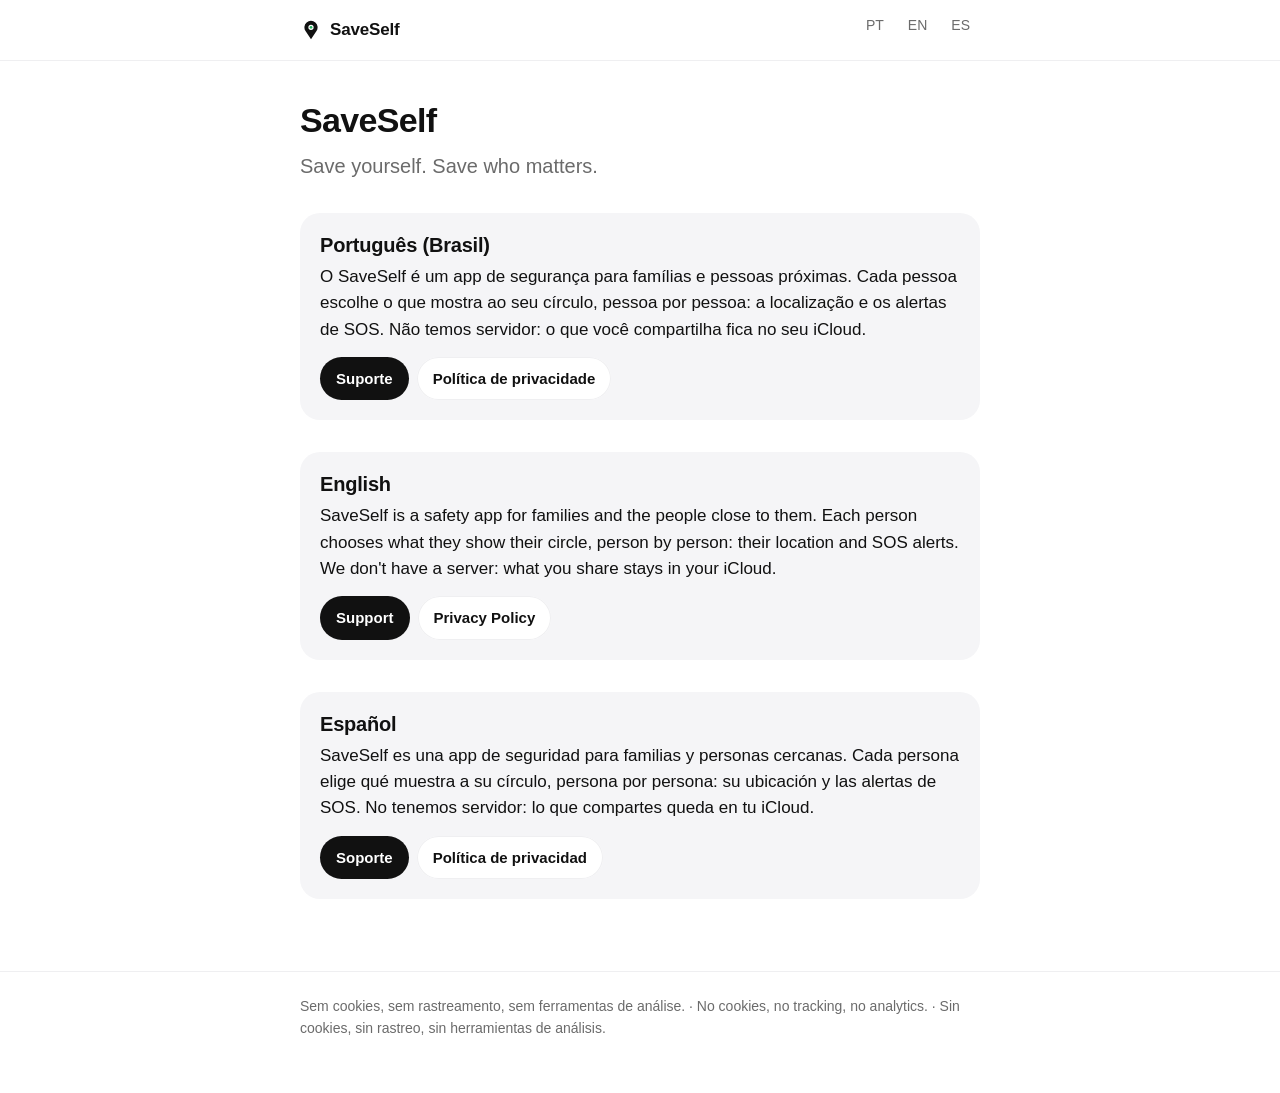
<file: index.html>
<!doctype html>
<html lang="pt-BR">
<head>
<meta charset="utf-8">
<meta name="viewport" content="width=device-width, initial-scale=1">
<title>SaveSelf</title>
<meta name="description" content="SaveSelf: sua família por perto, com localização e SOS que você controla. Política de privacidade e suporte em português, inglês e espanhol.">
<meta name="referrer" content="no-referrer">
<meta name="color-scheme" content="light">
<link rel="alternate" hreflang="x-default" href="index.html">
<link rel="icon" href="data:image/svg+xml,%3Csvg xmlns='http://www.w3.org/2000/svg' viewBox='0 0 100 100'%3E%3Cpath fill='%23111111' fill-rule='evenodd' d='M50 92L74.87 54.78A30 30 0 1 0 25.13 54.78ZM62 38A12 12 0 1 0 38 38A12 12 0 1 0 62 38Z'/%3E%3Ccircle cx='50' cy='38' r='6' fill='%2324B35F'/%3E%3C/svg%3E">
<link rel="stylesheet" href="style.css">
</head>
<body>
<header class="site-header">
  <div class="wrap">
    <a class="brand" href="index.html" aria-current="page"><svg viewBox="0 0 100 100" aria-hidden="true"><path fill="currentColor" fill-rule="evenodd" d="M50 92L74.87 54.78A30 30 0 1 0 25.13 54.78ZM62 38A12 12 0 1 0 38 38A12 12 0 1 0 62 38Z"/><circle cx="50" cy="38" r="6" fill="#24B35F"/></svg>SaveSelf</a>
    <nav aria-label="Idioma · Language · Idioma">
      <ul class="lang">
        <li><a href="#pt" lang="pt-BR">PT</a></li>
        <li><a href="#en" lang="en">EN</a></li>
        <li><a href="#es" lang="es">ES</a></li>
      </ul>
    </nav>
  </div>
</header>

<main>
  <div class="wrap">
    <h1>SaveSelf</h1>
    <p class="lead">Save yourself. Save who matters.</p>

    <div class="langs">
      <section class="card" id="pt" lang="pt-BR">
        <h2>Português (Brasil)</h2>
        <p>O SaveSelf é um app de segurança para famílias e pessoas próximas. Cada pessoa escolhe o que mostra ao seu círculo, pessoa por pessoa: a localização e os alertas de SOS. Não temos servidor: o que você compartilha fica no seu iCloud.</p>
        <ul class="links">
          <li><a class="button" href="pt/suporte.html" hreflang="pt-BR">Suporte</a></li>
          <li><a class="button secondary" href="pt/privacidade.html" hreflang="pt-BR">Política de privacidade</a></li>
        </ul>
      </section>

      <section class="card" id="en" lang="en">
        <h2>English</h2>
        <p>SaveSelf is a safety app for families and the people close to them. Each person chooses what they show their circle, person by person: their location and SOS alerts. We don't have a server: what you share stays in your iCloud.</p>
        <ul class="links">
          <li><a class="button" href="en/support.html" hreflang="en">Support</a></li>
          <li><a class="button secondary" href="en/privacy.html" hreflang="en">Privacy Policy</a></li>
        </ul>
      </section>

      <section class="card" id="es" lang="es">
        <h2>Español</h2>
        <p>SaveSelf es una app de seguridad para familias y personas cercanas. Cada persona elige qué muestra a su círculo, persona por persona: su ubicación y las alertas de SOS. No tenemos servidor: lo que compartes queda en tu iCloud.</p>
        <ul class="links">
          <li><a class="button" href="es/soporte.html" hreflang="es">Soporte</a></li>
          <li><a class="button secondary" href="es/privacidad.html" hreflang="es">Política de privacidad</a></li>
        </ul>
      </section>
    </div>
  </div>
</main>

<footer class="site-footer">
  <div class="wrap">
    <p>Sem cookies, sem rastreamento, sem ferramentas de análise. · No cookies, no tracking, no analytics. · Sin cookies, sin rastreo, sin herramientas de análisis.</p>
  </div>
</footer>
</body>
</html>
</file>
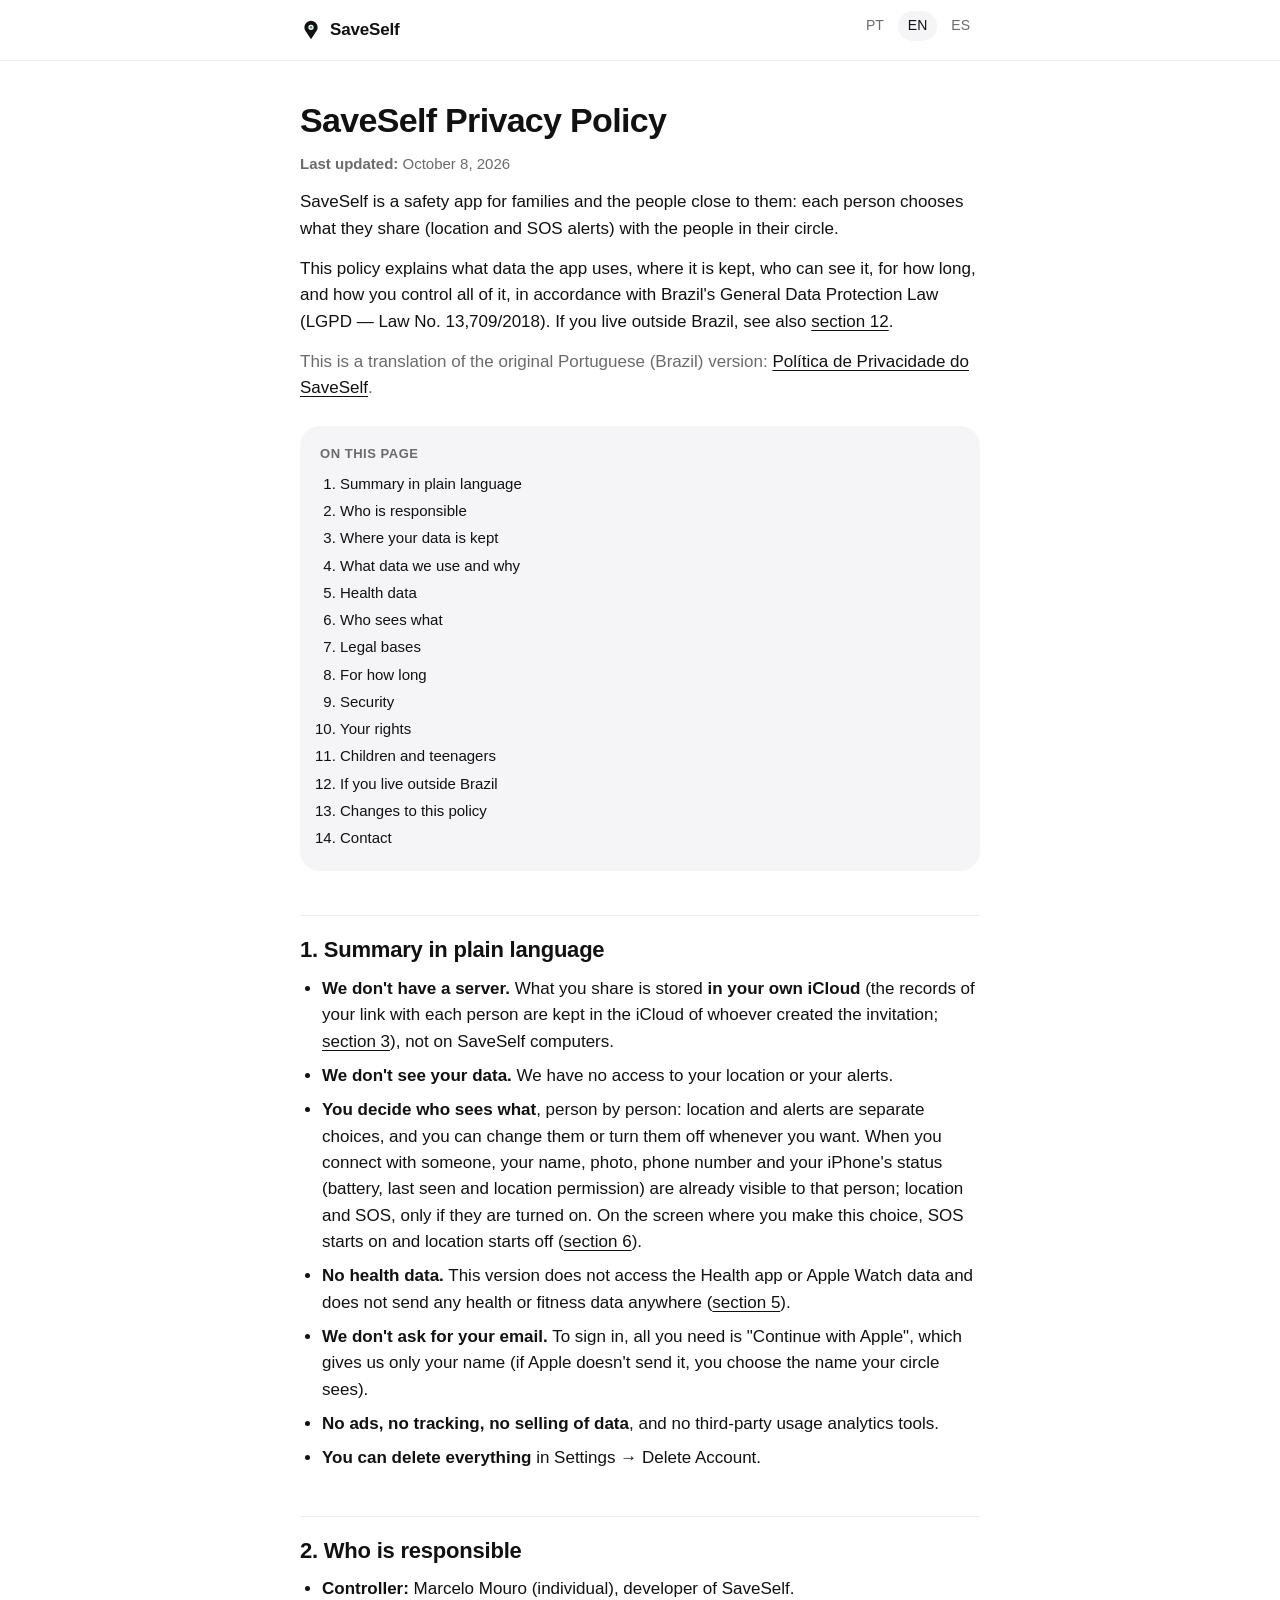
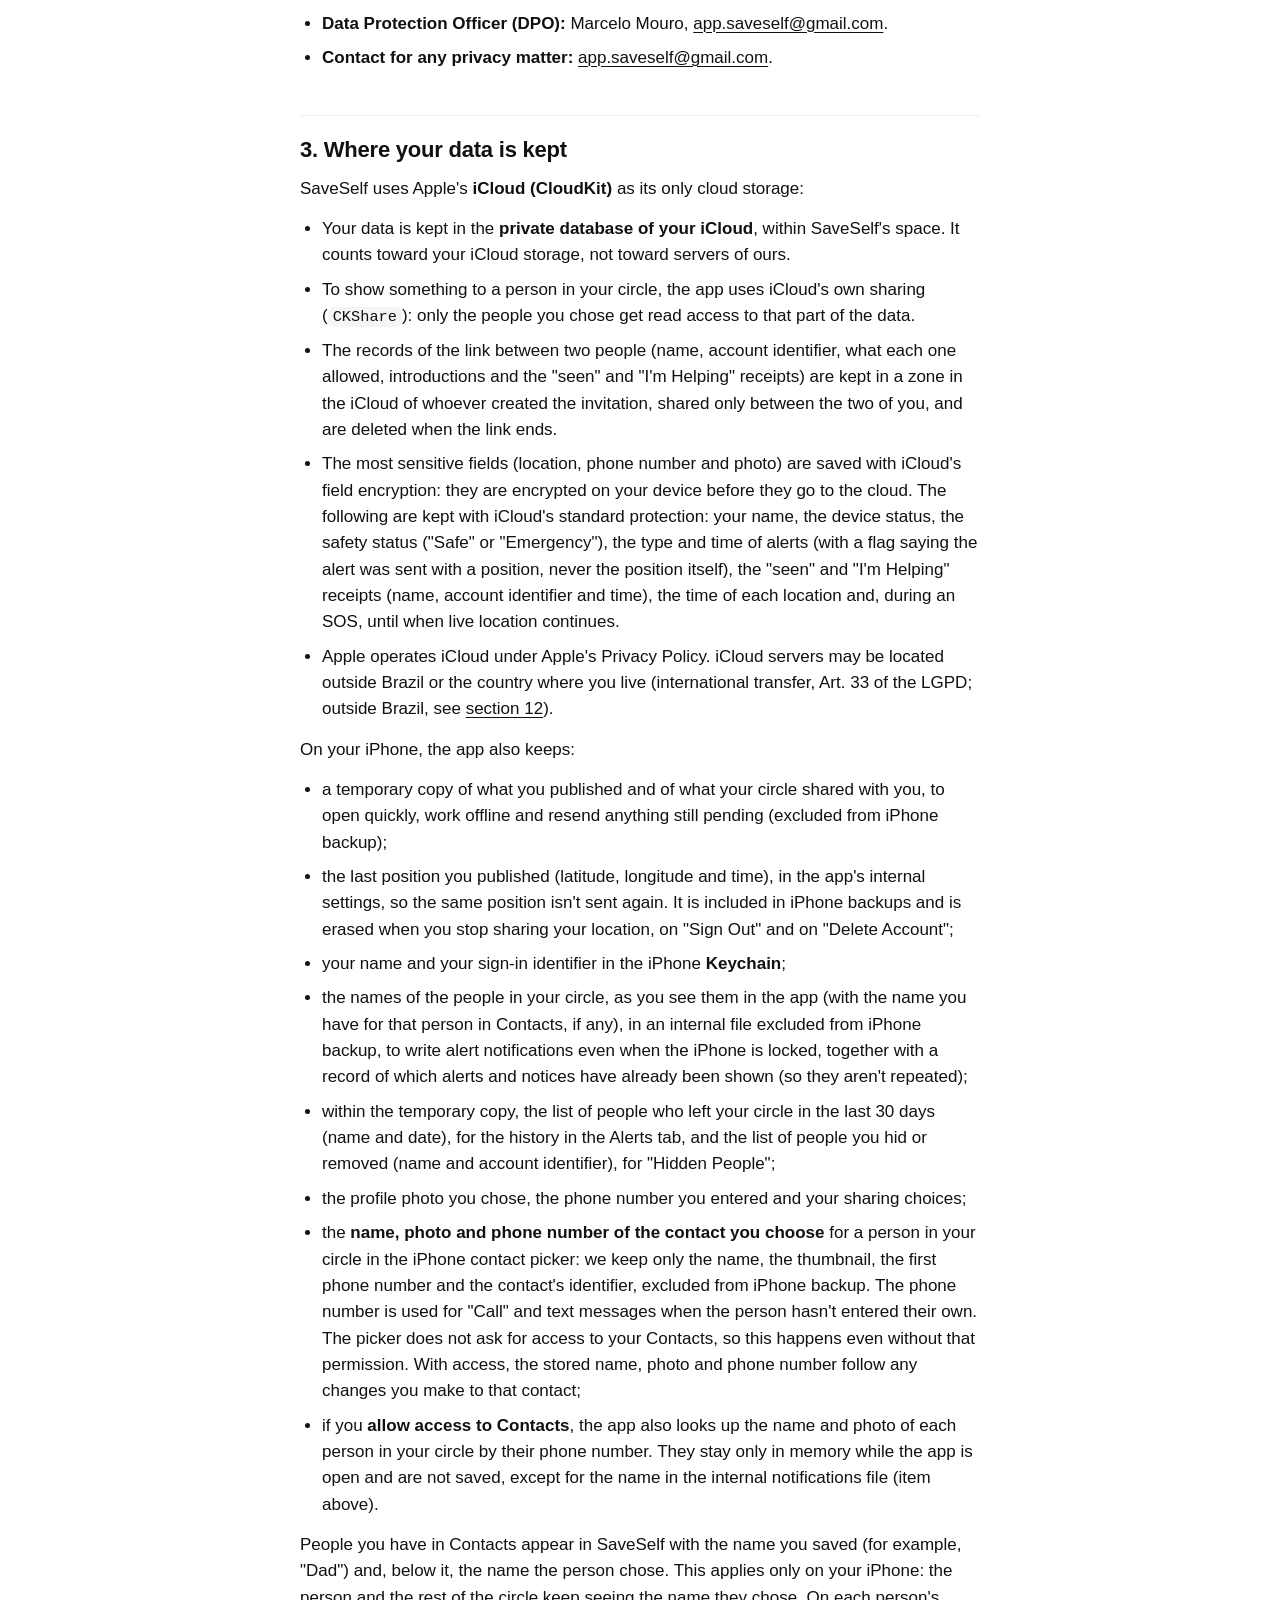
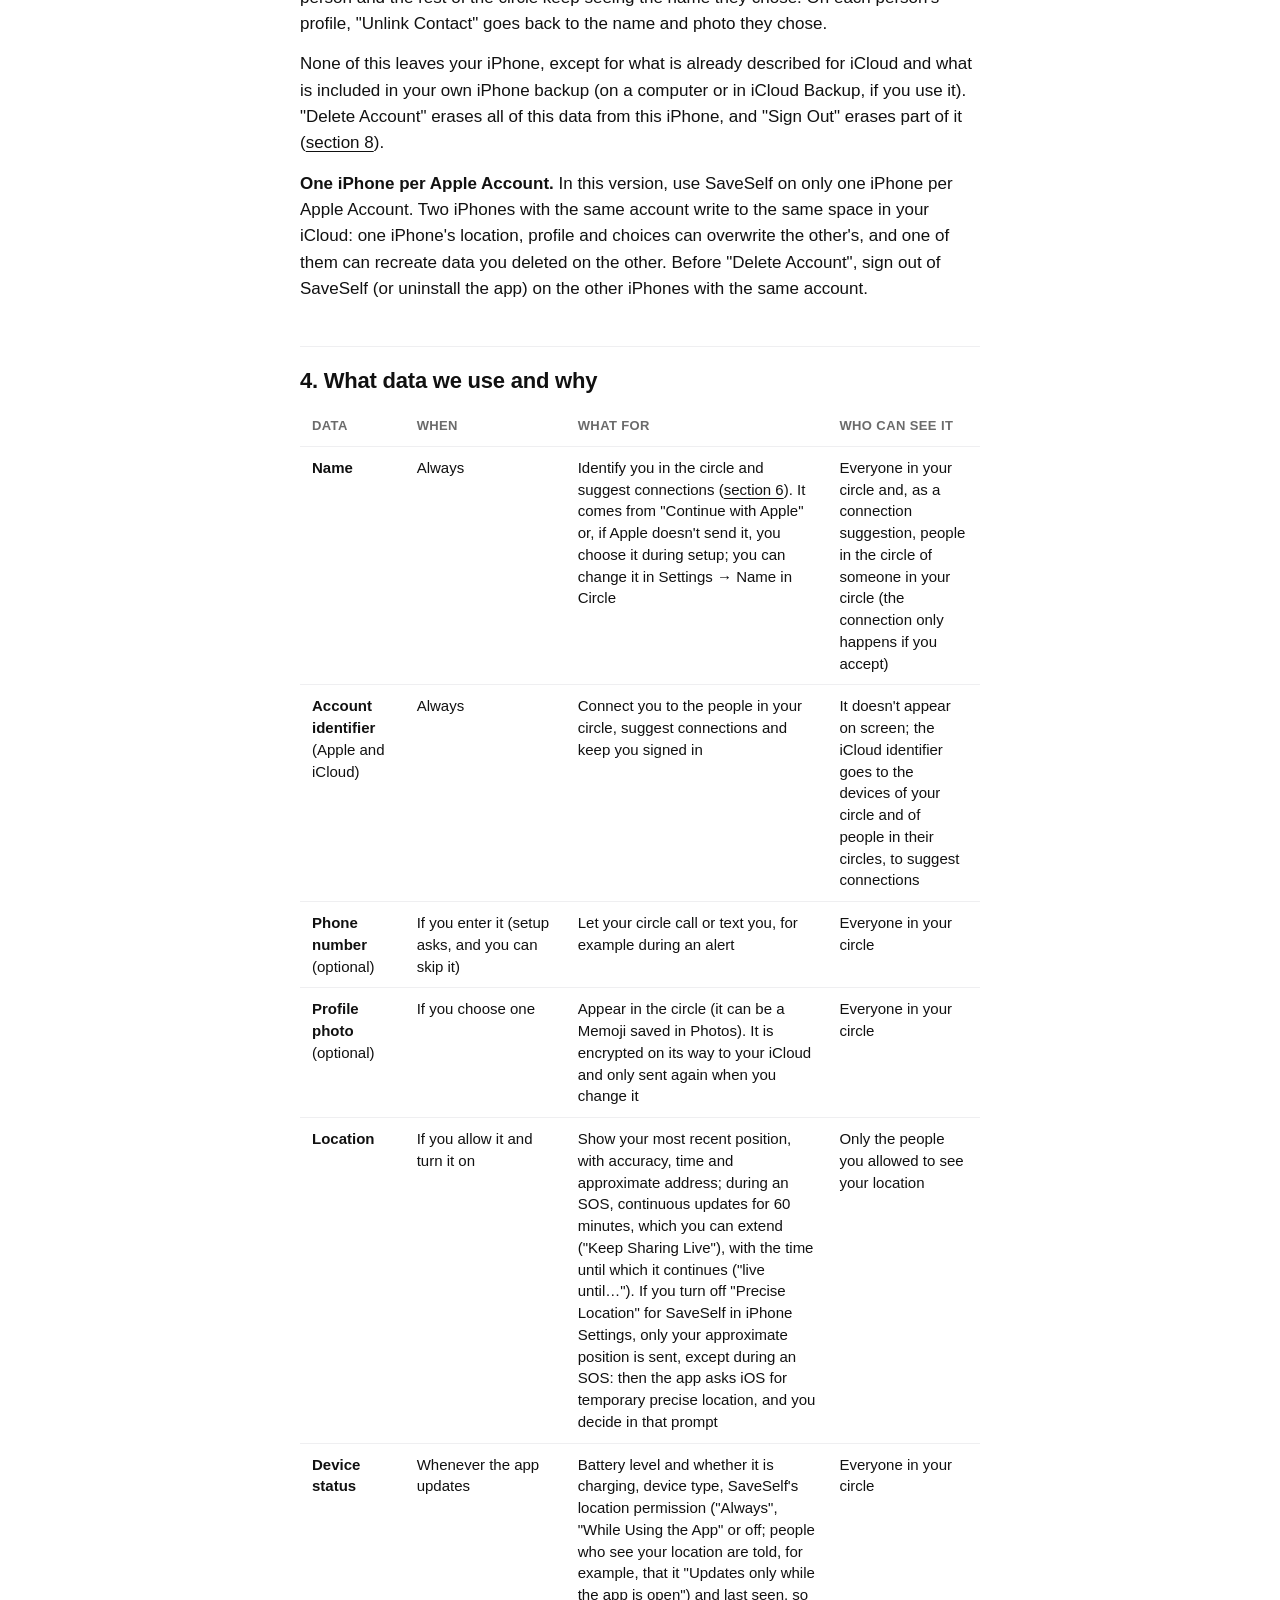
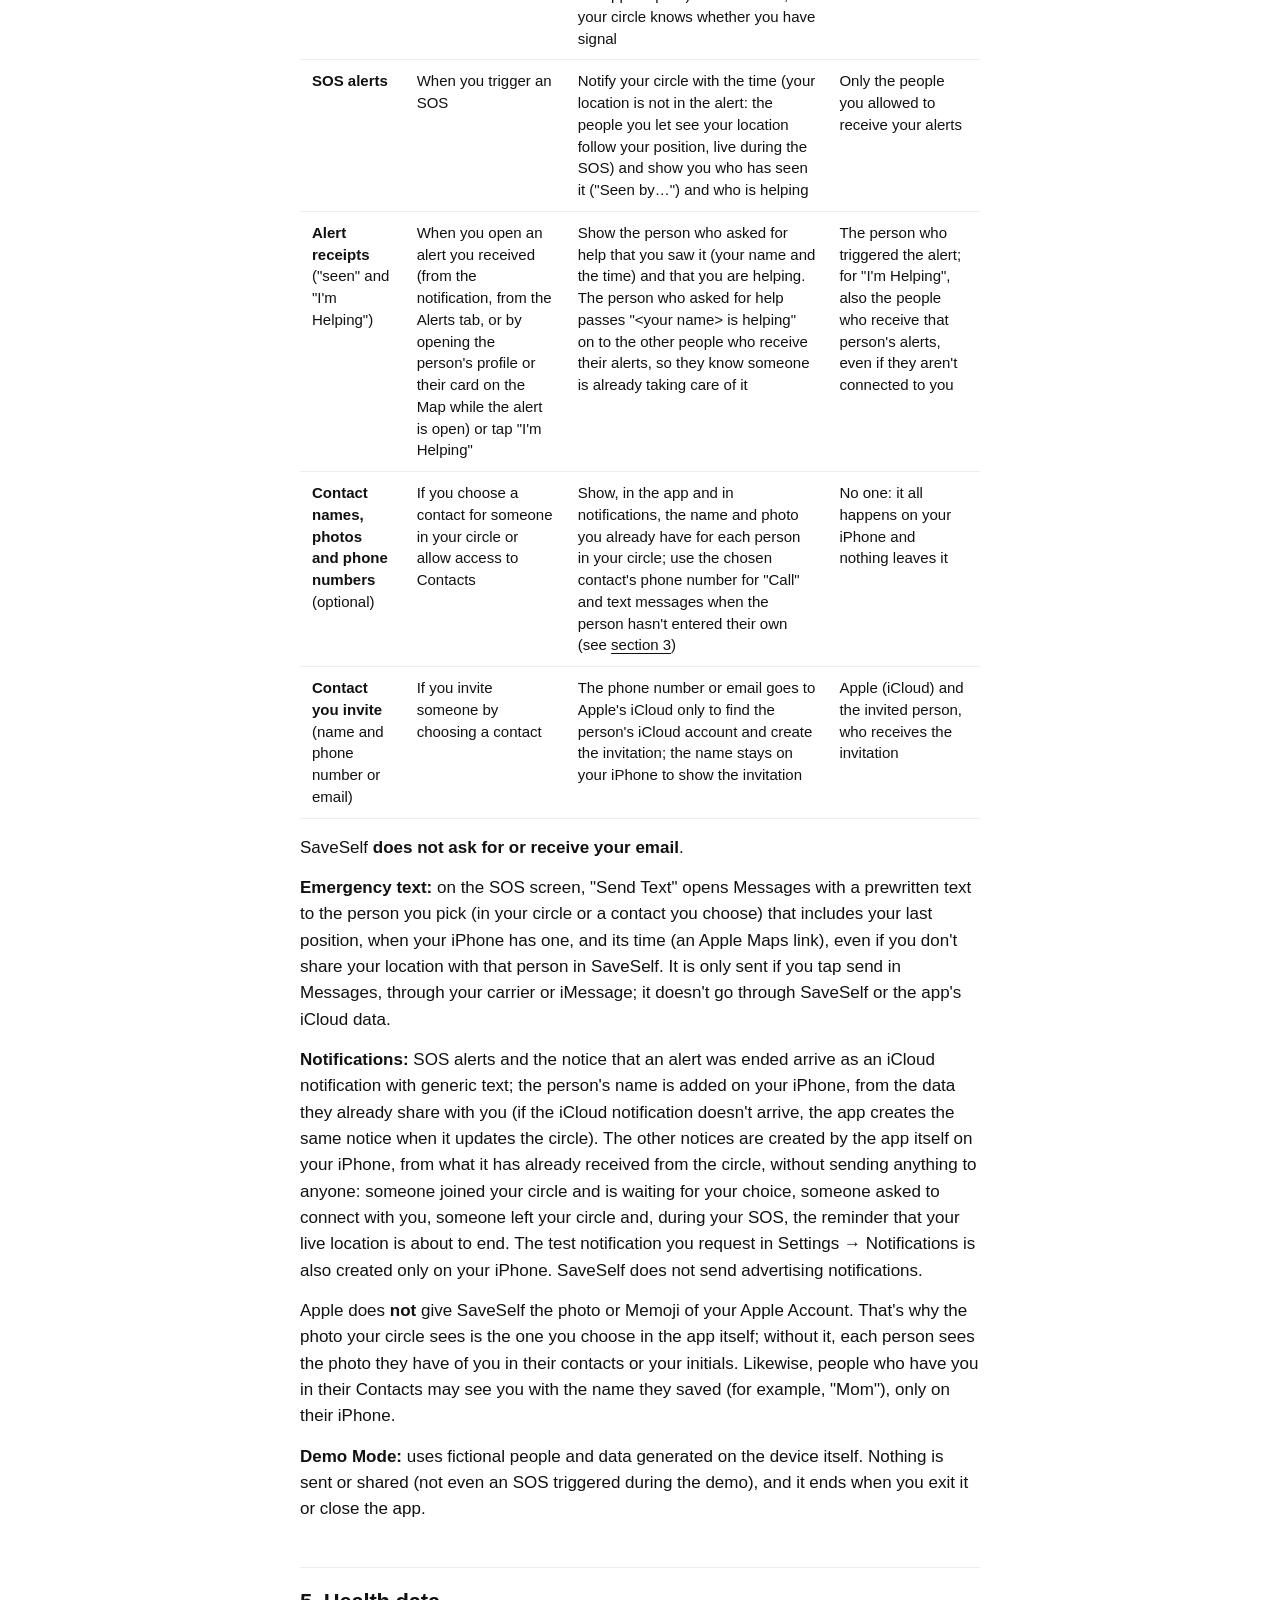
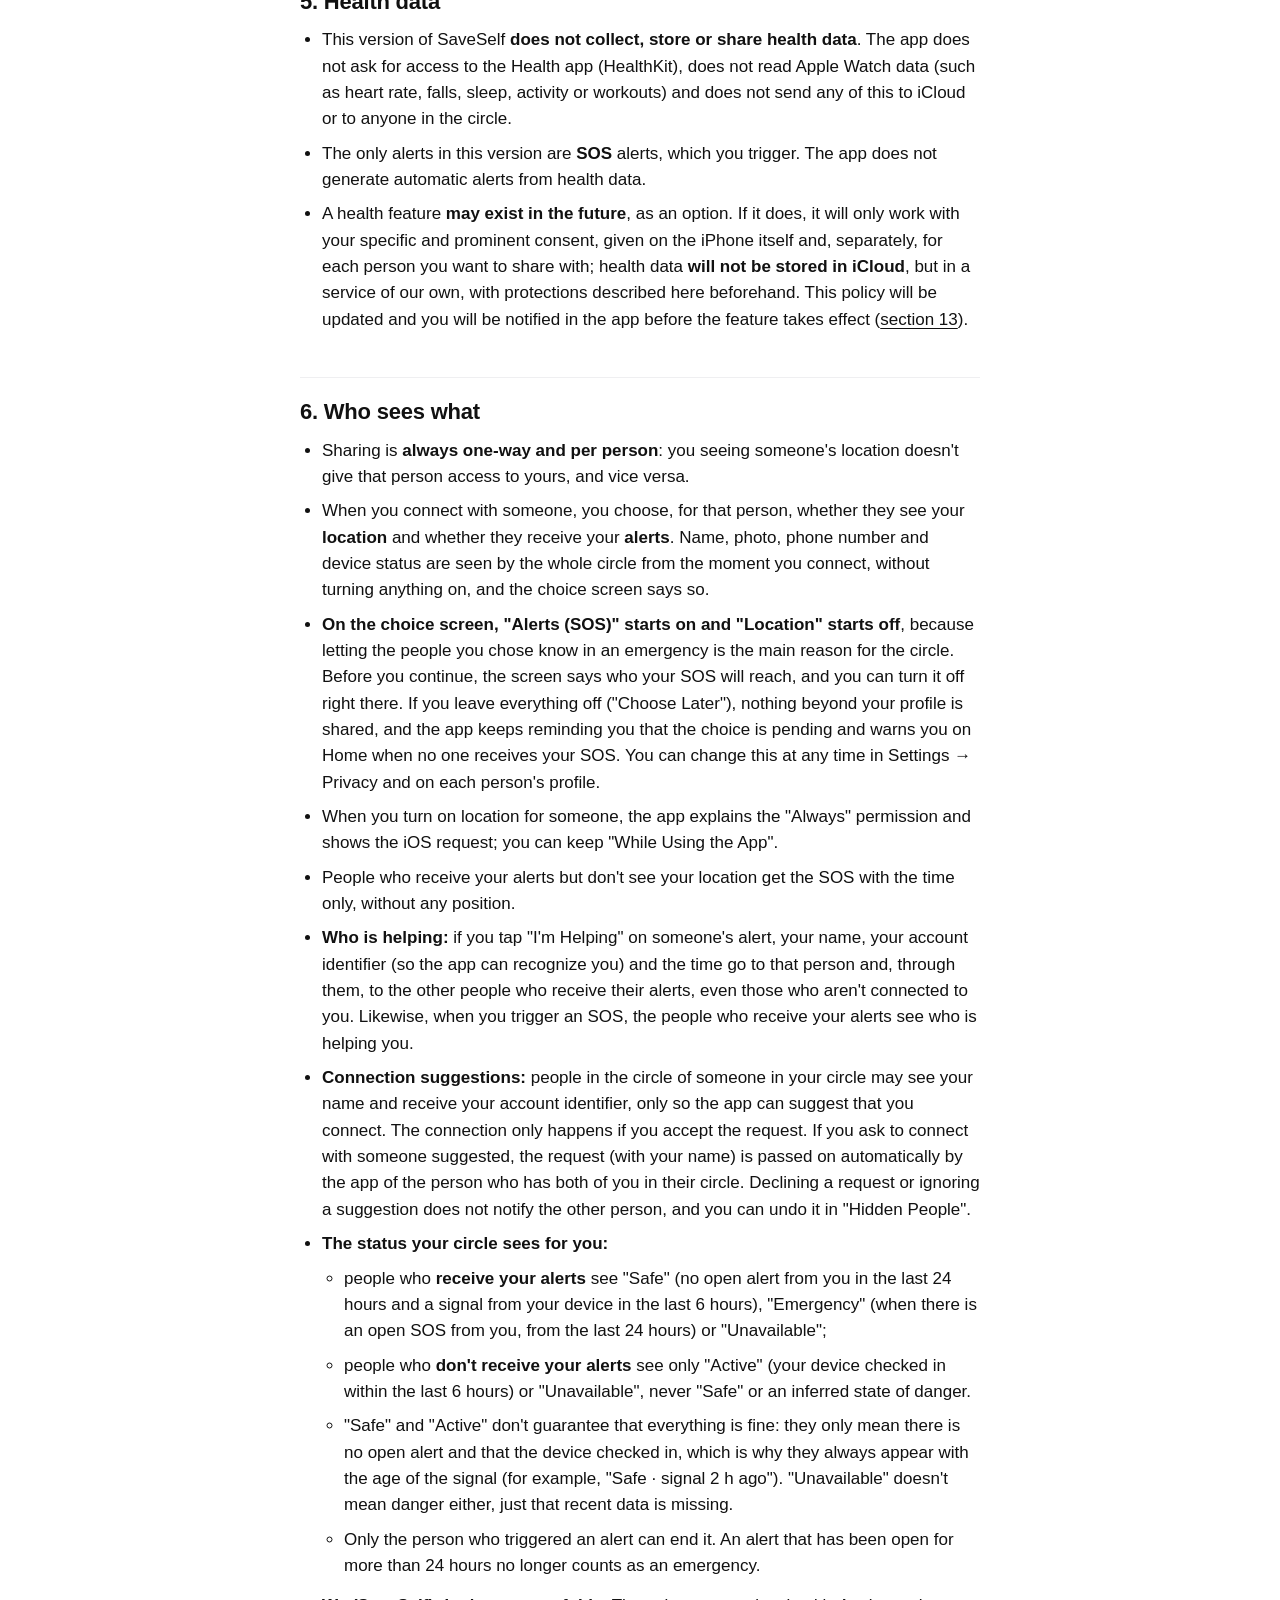
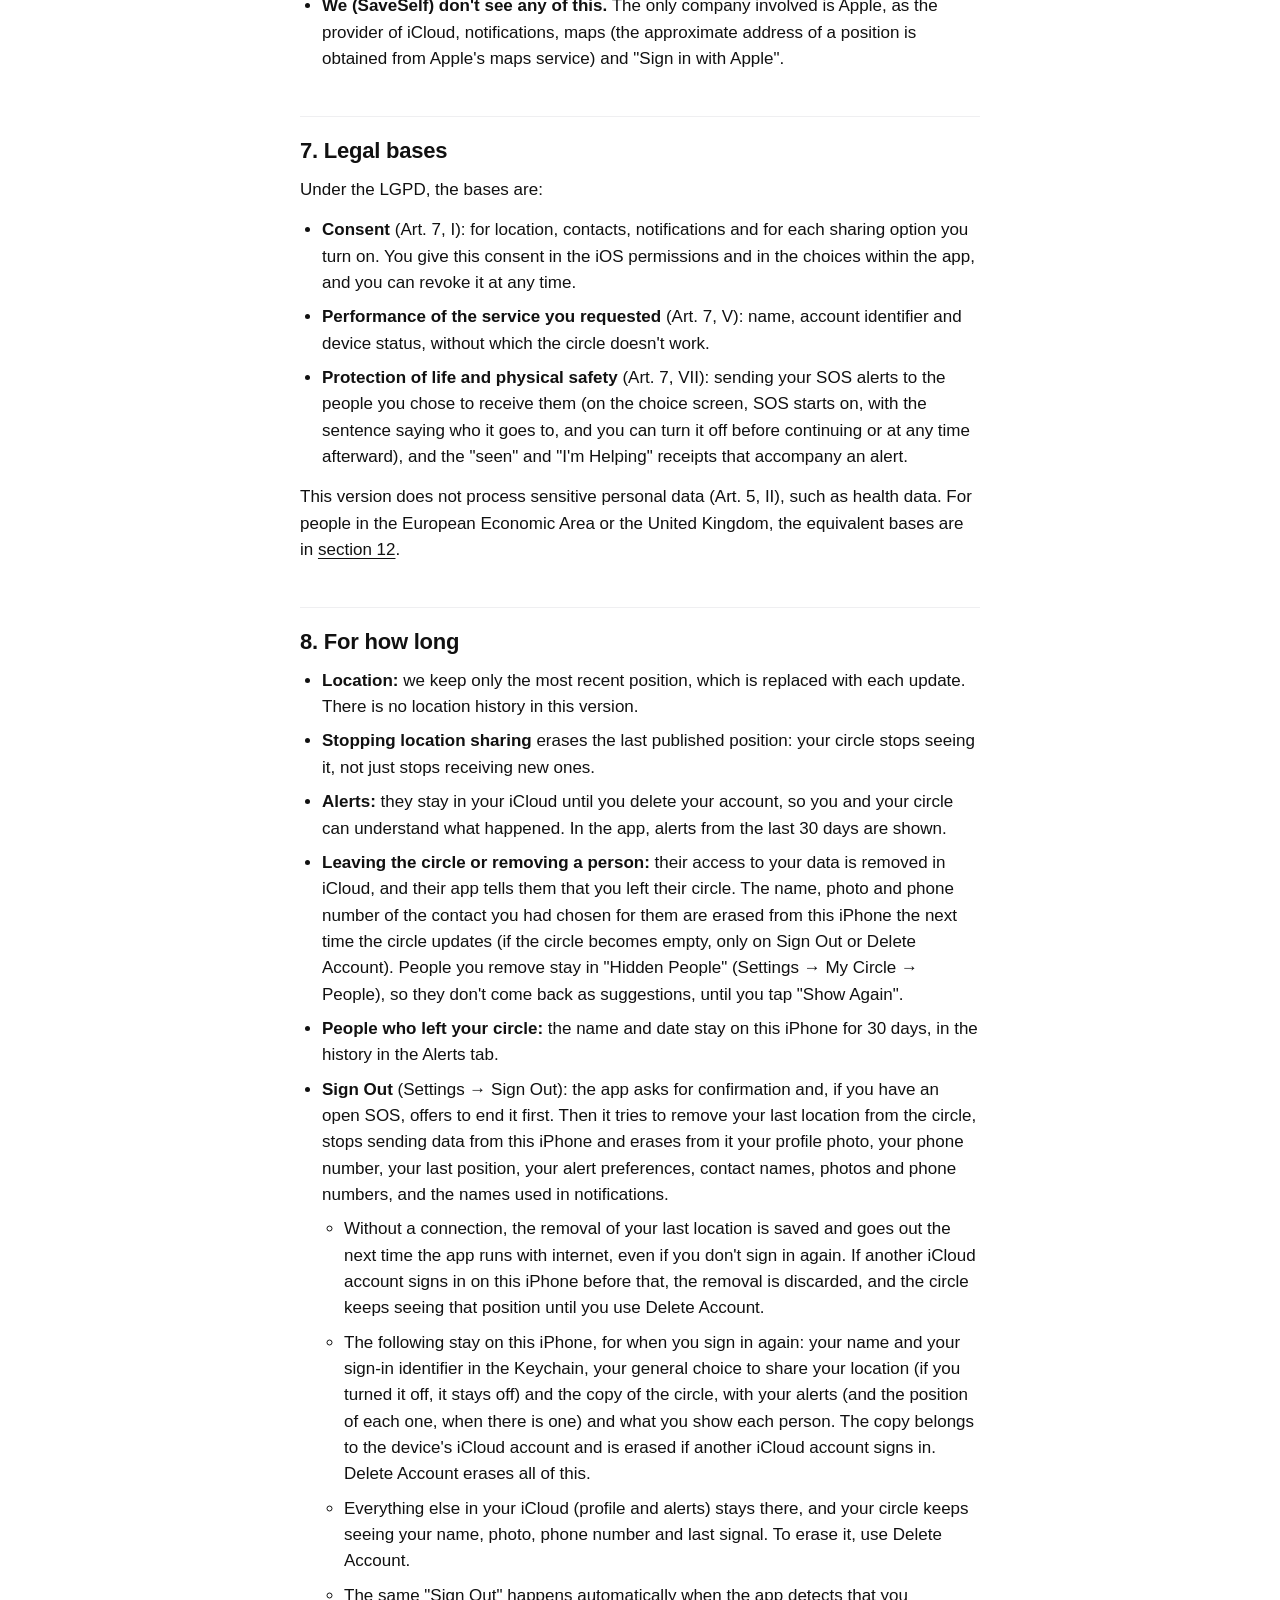
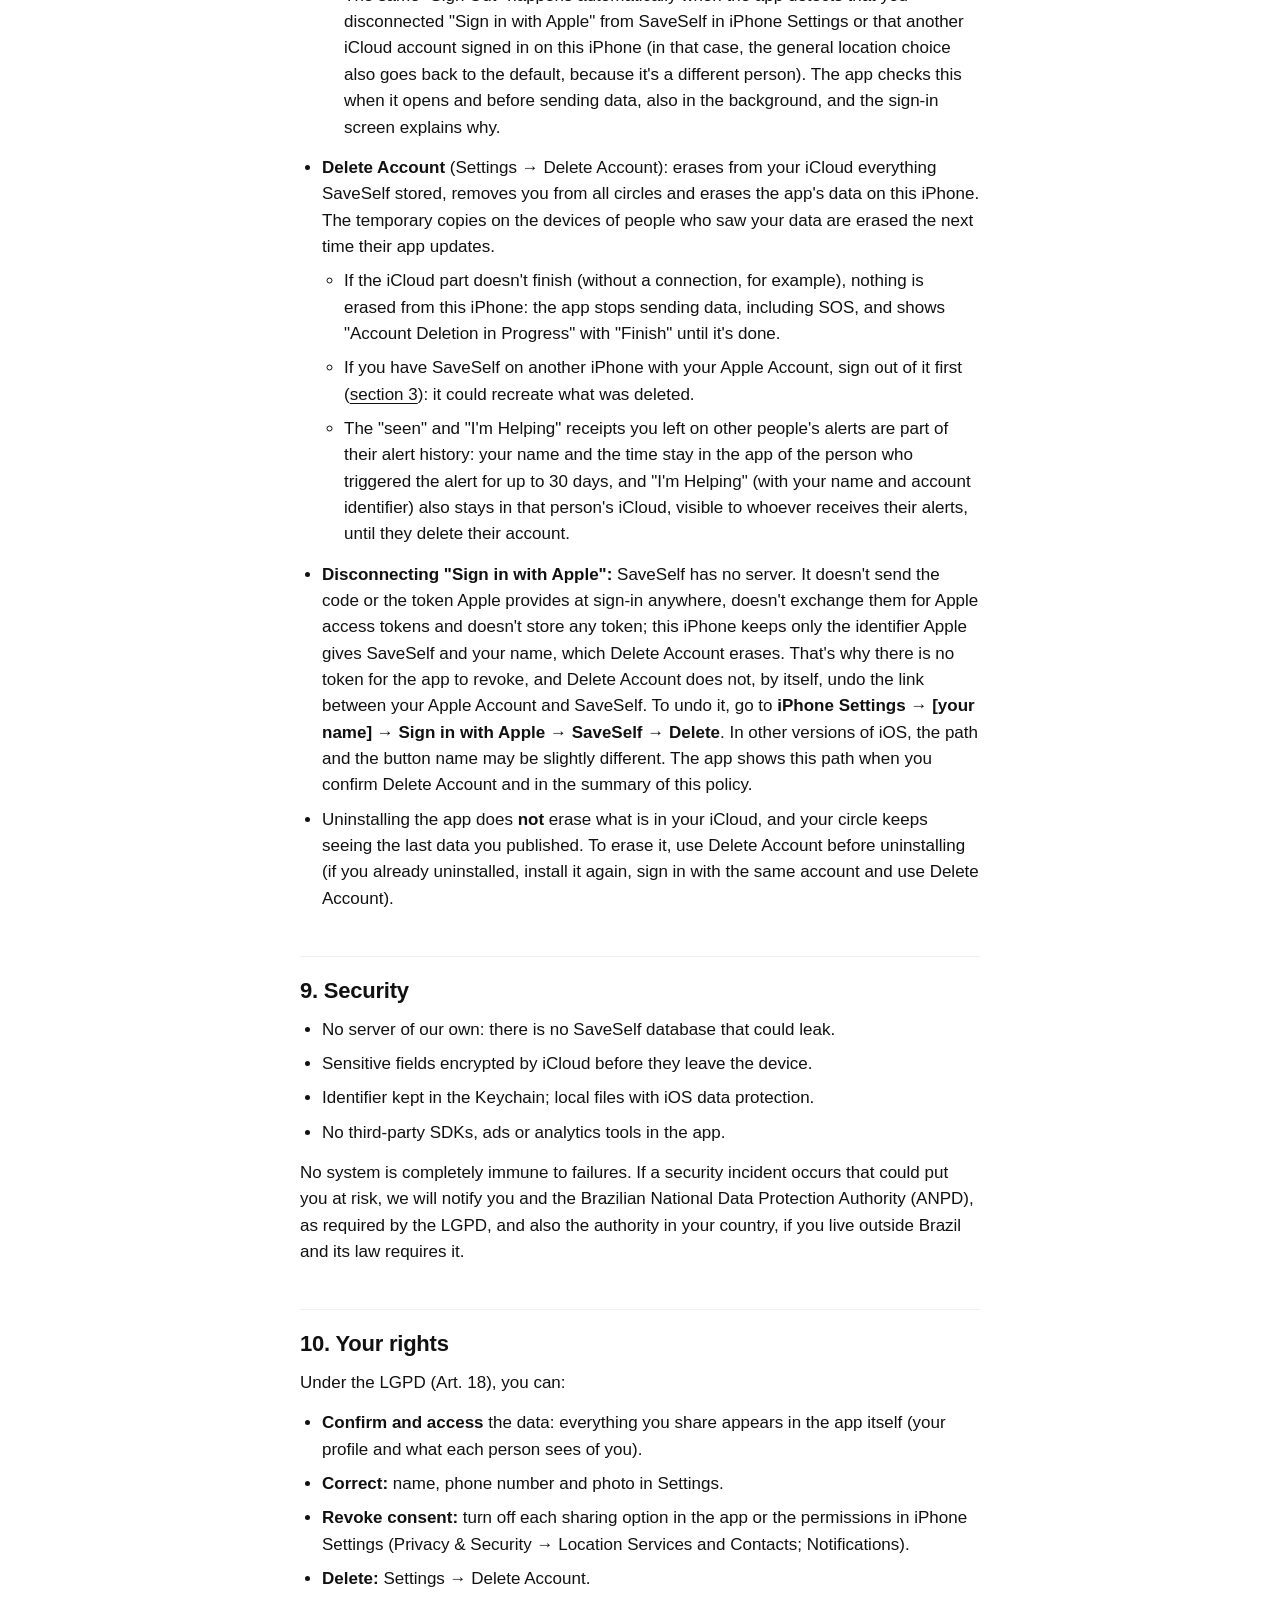
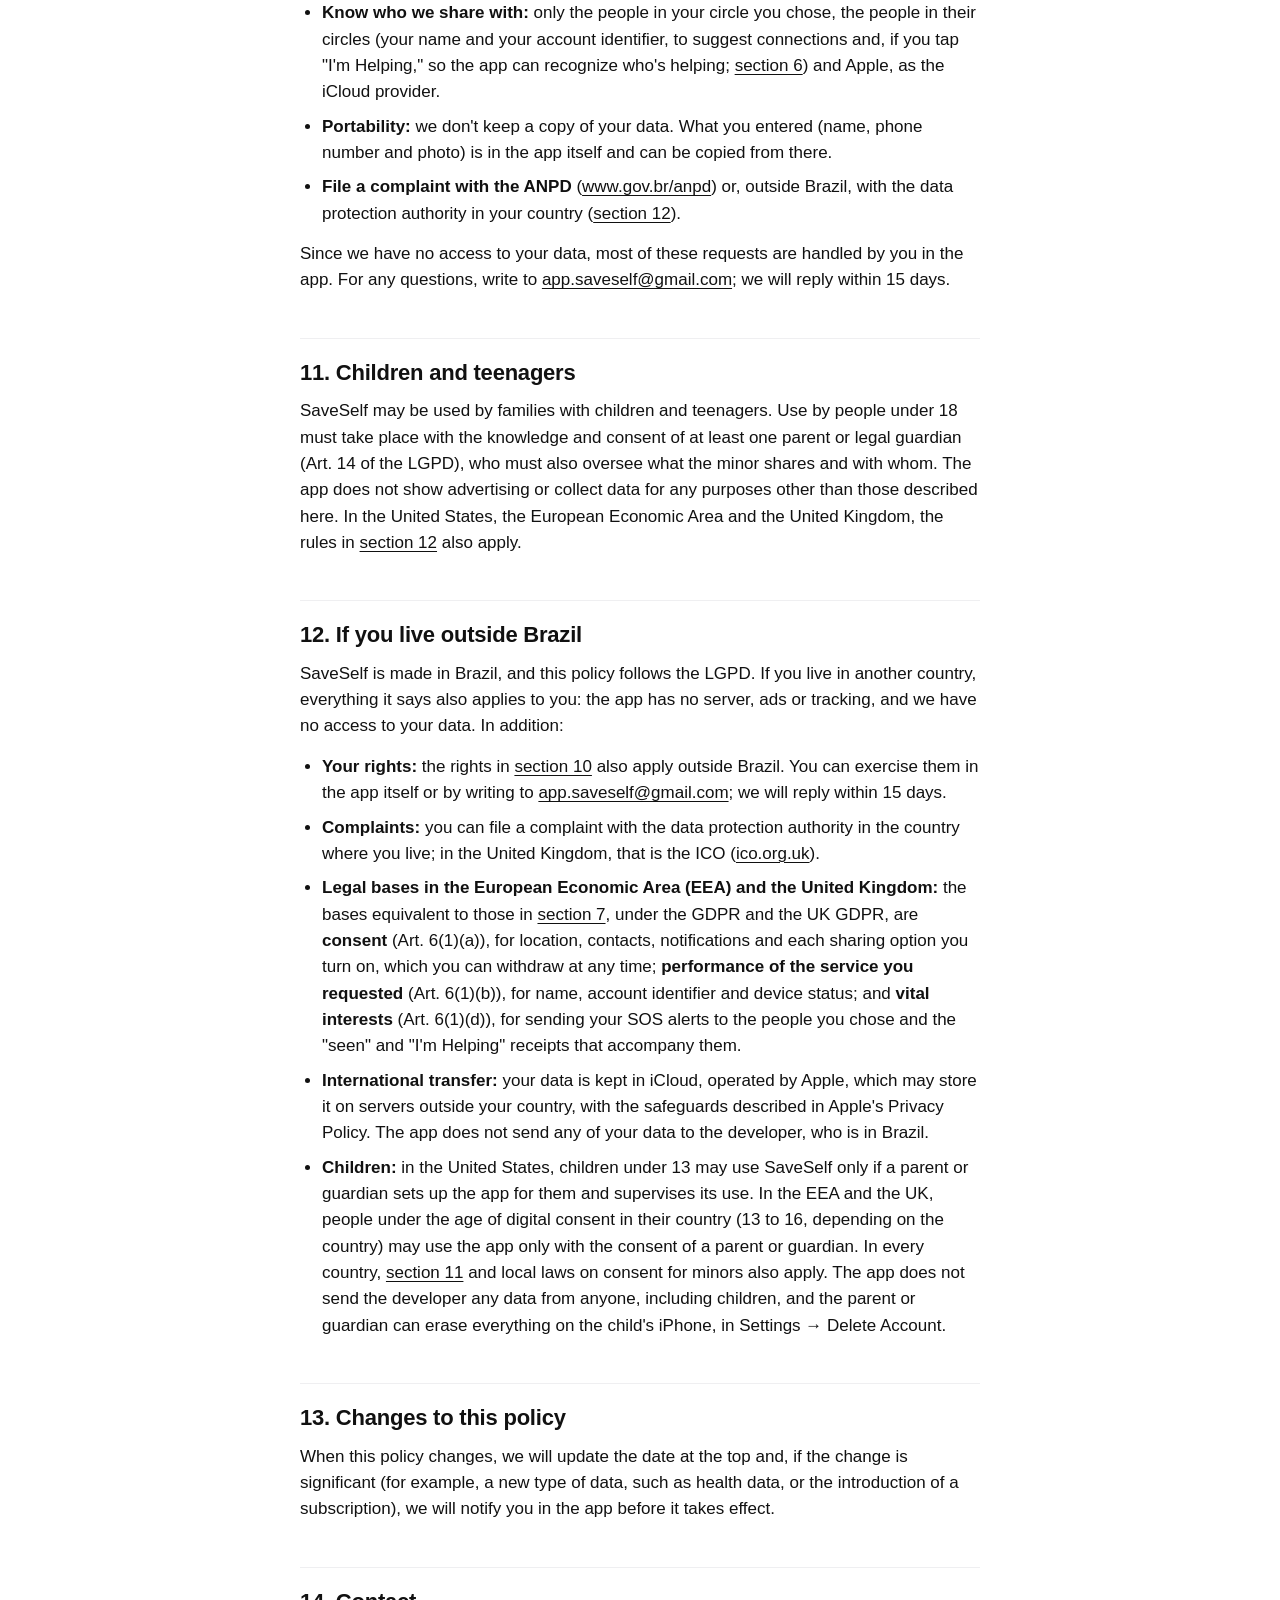
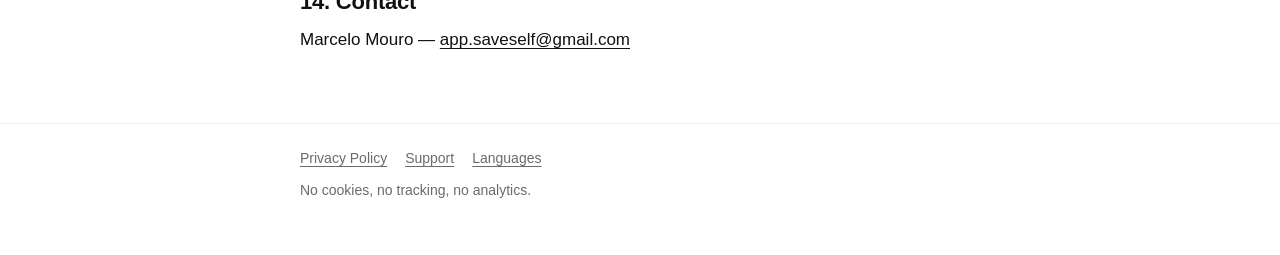
<file: en/privacy.html>
<!doctype html>
<html lang="en">
<head>
<meta charset="utf-8">
<meta name="viewport" content="width=device-width, initial-scale=1">
<title>SaveSelf Privacy Policy</title>
<meta name="description" content="What data SaveSelf uses, where it is kept (in your iCloud), who can see it, for how long, and how you control it all.">
<meta name="referrer" content="no-referrer">
<meta name="color-scheme" content="light">
<link rel="alternate" hreflang="pt-BR" href="../pt/privacidade.html">
<link rel="alternate" hreflang="en" href="privacy.html">
<link rel="alternate" hreflang="es" href="../es/privacidad.html">
<link rel="alternate" hreflang="x-default" href="../index.html">
<link rel="icon" href="data:image/svg+xml,%3Csvg xmlns='http://www.w3.org/2000/svg' viewBox='0 0 100 100'%3E%3Cpath fill='%23111111' fill-rule='evenodd' d='M50 92L74.87 54.78A30 30 0 1 0 25.13 54.78ZM62 38A12 12 0 1 0 38 38A12 12 0 1 0 62 38Z'/%3E%3Ccircle cx='50' cy='38' r='6' fill='%2324B35F'/%3E%3C/svg%3E">
<link rel="stylesheet" href="../style.css">
</head>
<body>
<header class="site-header">
  <div class="wrap">
    <a class="brand" href="../index.html"><svg viewBox="0 0 100 100" aria-hidden="true"><path fill="currentColor" fill-rule="evenodd" d="M50 92L74.87 54.78A30 30 0 1 0 25.13 54.78ZM62 38A12 12 0 1 0 38 38A12 12 0 1 0 62 38Z"/><circle cx="50" cy="38" r="6" fill="#24B35F"/></svg>SaveSelf</a>
    <nav aria-label="Language">
      <ul class="lang">
        <li><a href="../pt/privacidade.html" hreflang="pt-BR" lang="pt-BR">PT</a></li>
        <li><span aria-current="page" lang="en">EN</span></li>
        <li><a href="../es/privacidad.html" hreflang="es" lang="es">ES</a></li>
      </ul>
    </nav>
  </div>
</header>

<main>
  <div class="wrap">
    <h1>SaveSelf Privacy Policy</h1>
    <p class="meta"><strong>Last updated:</strong> October 8, 2026</p>

    <p>SaveSelf is a safety app for families and the people close to them: each person chooses what they
    share (location and SOS alerts) with the people in their circle.</p>

    <p>This policy explains what data the app uses, where it is kept, who can see it, for how long, and
    how you control all of it, in accordance with Brazil's General Data Protection Law (LGPD — Law
    No. 13,709/2018). If you live outside Brazil, see also <a href="#s12">section 12</a>.</p>

    <p class="muted">This is a translation of the original Portuguese (Brazil) version: <a href="../pt/privacidade.html" hreflang="pt-BR" lang="pt-BR">Política de Privacidade do SaveSelf</a>.</p>

    <nav class="toc" aria-label="Sections">
      <p>On this page</p>
      <ol>
        <li><a href="#s1">Summary in plain language</a></li>
        <li><a href="#s2">Who is responsible</a></li>
        <li><a href="#s3">Where your data is kept</a></li>
        <li><a href="#s4">What data we use and why</a></li>
        <li><a href="#s5">Health data</a></li>
        <li><a href="#s6">Who sees what</a></li>
        <li><a href="#s7">Legal bases</a></li>
        <li><a href="#s8">For how long</a></li>
        <li><a href="#s9">Security</a></li>
        <li><a href="#s10">Your rights</a></li>
        <li><a href="#s11">Children and teenagers</a></li>
        <li><a href="#s12">If you live outside Brazil</a></li>
        <li><a href="#s13">Changes to this policy</a></li>
        <li><a href="#s14">Contact</a></li>
      </ol>
    </nav>

    <h2 id="s1">1. Summary in plain language</h2>
    <ul>
      <li><strong>We don't have a server.</strong> What you share is stored <strong>in your own iCloud</strong> (the records
        of your link with each person are kept in the iCloud of whoever created the invitation;
        <a href="#s3">section 3</a>), not on SaveSelf computers.</li>
      <li><strong>We don't see your data.</strong> We have no access to your location or your alerts.</li>
      <li><strong>You decide who sees what</strong>, person by person: location and alerts are separate choices, and
        you can change them or turn them off whenever you want. When you connect with someone, your name,
        photo, phone number and your iPhone's status (battery, last seen and location permission) are
        already visible to that person; location and SOS, only if they are turned on. On the screen where
        you make this choice, SOS starts on and location starts off (<a href="#s6">section 6</a>).</li>
      <li><strong>No health data.</strong> This version does not access the Health app or Apple Watch data and does not
        send any health or fitness data anywhere (<a href="#s5">section 5</a>).</li>
      <li><strong>We don't ask for your email.</strong> To sign in, all you need is "Continue with Apple", which gives us
        only your name (if Apple doesn't send it, you choose the name your circle sees).</li>
      <li><strong>No ads, no tracking, no selling of data</strong>, and no third-party usage analytics tools.</li>
      <li><strong>You can delete everything</strong> in Settings → Delete Account.</li>
    </ul>

    <h2 id="s2">2. Who is responsible</h2>
    <ul>
      <li><strong>Controller:</strong> Marcelo Mouro (individual), developer of SaveSelf.</li>
      <li><strong>Data Protection Officer (DPO):</strong> Marcelo Mouro, <a href="mailto:app.saveself@gmail.com">app.saveself@gmail.com</a>.</li>
      <li><strong>Contact for any privacy matter:</strong> <a href="mailto:app.saveself@gmail.com">app.saveself@gmail.com</a>.</li>
    </ul>

    <h2 id="s3">3. Where your data is kept</h2>
    <p>SaveSelf uses Apple's <strong>iCloud (CloudKit)</strong> as its only cloud storage:</p>
    <ul>
      <li>Your data is kept in the <strong>private database of your iCloud</strong>, within SaveSelf's space. It counts
        toward your iCloud storage, not toward servers of ours.</li>
      <li>To show something to a person in your circle, the app uses iCloud's own sharing
        (<code>CKShare</code>): only the people you chose get read access to that part of the data.</li>
      <li>The records of the link between two people (name, account identifier, what each one allowed,
        introductions and the "seen" and "I'm Helping" receipts) are kept in a zone in the iCloud of
        whoever created the invitation, shared only between the two of you, and are deleted when the link
        ends.</li>
      <li>The most sensitive fields (location, phone number and photo) are saved with iCloud's field
        encryption: they are encrypted on your device before they go to the cloud. The following are kept
        with iCloud's standard protection: your name, the device status, the safety status ("Safe" or
        "Emergency"), the type and time of alerts (with a flag saying the alert was sent with a position,
        never the position itself), the "seen" and "I'm Helping" receipts (name, account identifier and
        time), the time of each location and, during an SOS, until when live
        location continues.</li>
      <li>Apple operates iCloud under Apple's Privacy Policy. iCloud servers may be located outside Brazil
        or the country where you live (international transfer, Art. 33 of the LGPD; outside Brazil, see
        <a href="#s12">section 12</a>).</li>
    </ul>

    <p>On your iPhone, the app also keeps:</p>
    <ul>
      <li>a temporary copy of what you published and of what your circle shared with you, to open quickly,
        work offline and resend anything still pending (excluded from iPhone backup);</li>
      <li>the last position you published (latitude, longitude and time), in the app's internal settings,
        so the same position isn't sent again. It is included in iPhone backups and is erased when you
        stop sharing your location, on "Sign Out" and on "Delete Account";</li>
      <li>your name and your sign-in identifier in the iPhone <strong>Keychain</strong>;</li>
      <li>the names of the people in your circle, as you see them in the app (with the name you have for
        that person in Contacts, if any), in an internal file excluded from iPhone backup, to write alert
        notifications even when the iPhone is locked, together with a record of which alerts and notices
        have already been shown (so they aren't repeated);</li>
      <li>within the temporary copy, the list of people who left your circle in the last 30 days (name and
        date), for the history in the Alerts tab, and the list of people you hid or removed (name and account identifier), for
        "Hidden People";</li>
      <li>the profile photo you chose, the phone number you entered and your sharing choices;</li>
      <li>the <strong>name, photo and phone number of the contact you choose</strong> for a person in your circle in the
        iPhone contact picker: we keep only the name, the thumbnail, the first phone number and the
        contact's identifier, excluded from iPhone backup. The phone number is used for "Call" and text
        messages when the person hasn't entered their own. The picker does not ask for access to your
        Contacts, so this happens even without that permission. With access, the stored name, photo and
        phone number follow any changes you make to that contact;</li>
      <li>if you <strong>allow access to Contacts</strong>, the app also looks up the name and photo of each person in
        your circle by their phone number. They stay only in memory while the app is open and are not
        saved, except for the name in the internal notifications file (item above).</li>
    </ul>

    <p>People you have in Contacts appear in SaveSelf with the name you saved (for example, "Dad") and,
    below it, the name the person chose. This applies only on your iPhone: the person and the rest of
    the circle keep seeing the name they chose. On each person's profile, "Unlink Contact" goes back to
    the name and photo they chose.</p>

    <p>None of this leaves your iPhone, except for what is already described for iCloud and what is
    included in your own iPhone backup (on a computer or in iCloud Backup, if you use it). "Delete Account"
    erases all of this data from this iPhone, and "Sign Out" erases part of it (<a href="#s8">section 8</a>).</p>

    <p><strong>One iPhone per Apple Account.</strong> In this version, use SaveSelf on only one iPhone per Apple
    Account. Two iPhones with the same account write to the same space in your iCloud: one iPhone's
    location, profile and choices can overwrite the other's, and one of them can recreate data you
    deleted on the other. Before "Delete Account", sign out of SaveSelf (or uninstall the app) on the
    other iPhones with the same account.</p>

    <h2 id="s4">4. What data we use and why</h2>
    <div class="table-wrap">
      <table>
        <thead>
          <tr><th scope="col">Data</th><th scope="col">When</th><th scope="col">What for</th><th scope="col">Who can see it</th></tr>
        </thead>
        <tbody>
          <tr>
            <td data-label="Data"><strong>Name</strong></td>
            <td data-label="When">Always</td>
            <td data-label="What for">Identify you in the circle and suggest connections (<a href="#s6">section 6</a>). It comes from "Continue with Apple" or, if Apple doesn't send it, you choose it during setup; you can change it in Settings → Name in Circle</td>
            <td data-label="Who can see it">Everyone in your circle and, as a connection suggestion, people in the circle of someone in your circle (the connection only happens if you accept)</td>
          </tr>
          <tr>
            <td data-label="Data"><strong>Account identifier</strong> (Apple and iCloud)</td>
            <td data-label="When">Always</td>
            <td data-label="What for">Connect you to the people in your circle, suggest connections and keep you signed in</td>
            <td data-label="Who can see it">It doesn't appear on screen; the iCloud identifier goes to the devices of your circle and of people in their circles, to suggest connections</td>
          </tr>
          <tr>
            <td data-label="Data"><strong>Phone number</strong> (optional)</td>
            <td data-label="When">If you enter it (setup asks, and you can skip it)</td>
            <td data-label="What for">Let your circle call or text you, for example during an alert</td>
            <td data-label="Who can see it">Everyone in your circle</td>
          </tr>
          <tr>
            <td data-label="Data"><strong>Profile photo</strong> (optional)</td>
            <td data-label="When">If you choose one</td>
            <td data-label="What for">Appear in the circle (it can be a Memoji saved in Photos). It is encrypted on its way to your iCloud and only sent again when you change it</td>
            <td data-label="Who can see it">Everyone in your circle</td>
          </tr>
          <tr>
            <td data-label="Data"><strong>Location</strong></td>
            <td data-label="When">If you allow it and turn it on</td>
            <td data-label="What for">Show your most recent position, with accuracy, time and approximate address; during an SOS, continuous updates for 60 minutes, which you can extend ("Keep Sharing Live"), with the time until which it continues ("live until…"). If you turn off "Precise Location" for SaveSelf in iPhone Settings, only your approximate position is sent, except during an SOS: then the app asks iOS for temporary precise location, and you decide in that prompt</td>
            <td data-label="Who can see it">Only the people you allowed to see your location</td>
          </tr>
          <tr>
            <td data-label="Data"><strong>Device status</strong></td>
            <td data-label="When">Whenever the app updates</td>
            <td data-label="What for">Battery level and whether it is charging, device type, SaveSelf's location permission ("Always", "While Using the App" or off; people who see your location are told, for example, that it "Updates only while the app is open") and last seen, so your circle knows whether you have signal</td>
            <td data-label="Who can see it">Everyone in your circle</td>
          </tr>
          <tr>
            <td data-label="Data"><strong>SOS alerts</strong></td>
            <td data-label="When">When you trigger an SOS</td>
            <td data-label="What for">Notify your circle with the time (your location is not in the alert: the people you let see your location follow your position, live during the SOS) and show you who has seen it ("Seen by…") and who is helping</td>
            <td data-label="Who can see it">Only the people you allowed to receive your alerts</td>
          </tr>
          <tr>
            <td data-label="Data"><strong>Alert receipts</strong> ("seen" and "I'm Helping")</td>
            <td data-label="When">When you open an alert you received (from the notification, from the Alerts tab, or by opening the person's profile or their card on the Map while the alert is open) or tap "I'm Helping"</td>
            <td data-label="What for">Show the person who asked for help that you saw it (your name and the time) and that you are helping. The person who asked for help passes "&lt;your name&gt; is helping" on to the other people who receive their alerts, so they know someone is already taking care of it</td>
            <td data-label="Who can see it">The person who triggered the alert; for "I'm Helping", also the people who receive that person's alerts, even if they aren't connected to you</td>
          </tr>
          <tr>
            <td data-label="Data"><strong>Contact names, photos and phone numbers</strong> (optional)</td>
            <td data-label="When">If you choose a contact for someone in your circle or allow access to Contacts</td>
            <td data-label="What for">Show, in the app and in notifications, the name and photo you already have for each person in your circle; use the chosen contact's phone number for "Call" and text messages when the person hasn't entered their own (see <a href="#s3">section 3</a>)</td>
            <td data-label="Who can see it">No one: it all happens on your iPhone and nothing leaves it</td>
          </tr>
          <tr>
            <td data-label="Data"><strong>Contact you invite</strong> (name and phone number or email)</td>
            <td data-label="When">If you invite someone by choosing a contact</td>
            <td data-label="What for">The phone number or email goes to Apple's iCloud only to find the person's iCloud account and create the invitation; the name stays on your iPhone to show the invitation</td>
            <td data-label="Who can see it">Apple (iCloud) and the invited person, who receives the invitation</td>
          </tr>
        </tbody>
      </table>
    </div>

    <p>SaveSelf <strong>does not ask for or receive your email</strong>.</p>

    <p><strong>Emergency text:</strong> on the SOS screen, "Send Text" opens Messages with a prewritten text
    to the person you pick (in your circle or a contact you choose) that includes your last position,
    when your iPhone has one, and its time (an Apple Maps link), even if you don't share your location
    with that person in SaveSelf. It is only sent if you tap send in Messages, through your carrier or
    iMessage; it doesn't go through SaveSelf or the app's iCloud data.</p>

    <p><strong>Notifications:</strong> SOS alerts and the notice that an alert was ended arrive as an iCloud
    notification with generic text; the person's name is added on your iPhone, from the data they
    already share with you (if the iCloud notification doesn't arrive, the app creates the same notice
    when it updates the circle). The other notices are created by the app itself on your iPhone, from
    what it has already received from the circle, without sending anything to anyone: someone joined
    your circle and is waiting for your choice, someone asked to connect with you, someone left your
    circle and, during your SOS, the reminder that your live location is about to end. The test notification you request in
    Settings → Notifications is also created only on your iPhone. SaveSelf does not
    send advertising notifications.</p>

    <p>Apple does <strong>not</strong> give SaveSelf the photo or Memoji of your Apple Account. That's why the photo
    your circle sees is the one you choose in the app itself; without it, each person sees the photo
    they have of you in their contacts or your initials. Likewise, people who have you in their Contacts
    may see you with the name they saved (for example, "Mom"), only on their iPhone.</p>

    <p><strong>Demo Mode:</strong> uses fictional people and data generated on the device itself. Nothing is sent or
    shared (not even an SOS triggered during the demo), and it ends when you exit it or close the
    app.</p>

    <h2 id="s5">5. Health data</h2>
    <ul>
      <li>This version of SaveSelf <strong>does not collect, store or share health data</strong>. The app does not
        ask for access to the Health app (HealthKit), does not read Apple Watch data (such as heart rate,
        falls, sleep, activity or workouts) and does not send any of this to iCloud or to anyone in the
        circle.</li>
      <li>The only alerts in this version are <strong>SOS</strong> alerts, which you trigger. The app does not generate
        automatic alerts from health data.</li>
      <li>A health feature <strong>may exist in the future</strong>, as an option. If it does, it will only work with
        your specific and prominent consent, given on the iPhone itself and, separately, for each person
        you want to share with; health data <strong>will not be stored in iCloud</strong>, but in a service of our
        own, with protections described here beforehand. This policy will be updated and you will be
        notified in the app before the feature takes effect (<a href="#s13">section 13</a>).</li>
    </ul>

    <h2 id="s6">6. Who sees what</h2>
    <ul>
      <li>Sharing is <strong>always one-way and per person</strong>: you seeing someone's location doesn't give that
        person access to yours, and vice versa.</li>
      <li>When you connect with someone, you choose, for that person, whether they see your
        <strong>location</strong> and whether they receive your <strong>alerts</strong>. Name, photo, phone number and device status
        are seen by the whole circle from the moment you connect, without turning anything on, and the
        choice screen says so.</li>
      <li><strong>On the choice screen, "Alerts (SOS)" starts on and "Location" starts off</strong>, because letting the
        people you chose know in an emergency is the main reason for the circle. Before you continue, the
        screen says who your SOS will reach, and you can turn it off right there. If you leave everything
        off ("Choose Later"), nothing beyond your profile is shared, and the app keeps reminding you that
        the choice is pending and warns you on Home when no one receives your SOS. You can change this at
        any time in Settings → Privacy and on each person's profile.</li>
      <li>When you turn on location for someone, the app explains the "Always" permission and shows the iOS
        request; you can keep "While Using the App".</li>
      <li>People who receive your alerts but don't see your location get the SOS with the time only,
        without any position.</li>
      <li><strong>Who is helping:</strong> if you tap "I'm Helping" on someone's alert, your name, your account
        identifier (so the app can recognize you) and the time go to that person and, through them, to
        the other people who receive their alerts, even those who aren't connected to you. Likewise, when
        you trigger an SOS, the people who receive your alerts see who is helping you.</li>
      <li><strong>Connection suggestions:</strong> people in the circle of someone in your circle may see your name and
        receive your account identifier, only so the app can suggest that you connect. The connection
        only happens if you accept the request. If you ask to connect with someone suggested, the request
        (with your name) is passed on automatically by the app of the person who has both of you in their
        circle. Declining a request or ignoring a suggestion does not notify the other person, and you can
        undo it in "Hidden People".</li>
      <li><strong>The status your circle sees for you:</strong>
        <ul>
          <li>people who <strong>receive your alerts</strong> see "Safe" (no open alert from you in the last 24 hours and
            a signal from your device in the last 6 hours), "Emergency" (when there is an open SOS from you,
            from the last 24 hours) or "Unavailable";</li>
          <li>people who <strong>don't receive your alerts</strong> see only "Active" (your device checked in within the last
            6 hours) or "Unavailable", never "Safe" or an inferred state of danger.</li>
          <li>"Safe" and "Active" don't guarantee that everything is fine: they only mean there is no open
            alert and that the device checked in, which is why they always appear with the age of the
            signal (for example, "Safe · signal 2 h ago"). "Unavailable" doesn't mean danger either, just
            that recent data is missing.</li>
          <li>Only the person who triggered an alert can end it. An alert that has been open for more than
            24 hours no longer counts as an emergency.</li>
        </ul>
      </li>
      <li><strong>We (SaveSelf) don't see any of this.</strong> The only company involved is Apple, as the provider of
        iCloud, notifications, maps (the approximate address of a position is obtained from Apple's maps
        service) and "Sign in with Apple".</li>
    </ul>

    <h2 id="s7">7. Legal bases</h2>
    <p>Under the LGPD, the bases are:</p>
    <ul>
      <li><strong>Consent</strong> (Art. 7, I): for location, contacts, notifications and for each sharing option you
        turn on. You give this consent in the iOS permissions and in the choices within the app, and you
        can revoke it at any time.</li>
      <li><strong>Performance of the service you requested</strong> (Art. 7, V): name, account identifier and device
        status, without which the circle doesn't work.</li>
      <li><strong>Protection of life and physical safety</strong> (Art. 7, VII): sending your SOS alerts to the people
        you chose to receive them (on the choice screen, SOS starts on, with the sentence saying who it
        goes to, and you can turn it off before continuing or at any time afterward), and the "seen" and
        "I'm Helping" receipts that accompany an alert.</li>
    </ul>
    <p>This version does not process sensitive personal data (Art. 5, II), such as health data. For people
    in the European Economic Area or the United Kingdom, the equivalent bases are in <a href="#s12">section 12</a>.</p>

    <h2 id="s8">8. For how long</h2>
    <ul>
      <li><strong>Location:</strong> we keep only the most recent position, which is replaced with each update. There is
        no location history in this version.</li>
      <li><strong>Stopping location sharing</strong> erases the last published position: your circle stops seeing it,
        not just stops receiving new ones.</li>
      <li><strong>Alerts:</strong> they stay in your iCloud until you delete your account, so you and your circle can
        understand what happened. In the app, alerts from the last 30 days are shown.</li>
      <li><strong>Leaving the circle or removing a person:</strong> their access to your data is removed in iCloud, and
        their app tells them that you left their circle. The name, photo and phone number of the contact
        you had chosen for them are erased from this iPhone the next time the circle updates (if the
        circle becomes empty, only on Sign Out or Delete Account). People you remove stay in "Hidden
        People" (Settings → My Circle → People), so they don't come back as suggestions, until you tap "Show
        Again".</li>
      <li><strong>People who left your circle:</strong> the name and date stay on this iPhone for 30 days, in the history
        in the Alerts tab.</li>
      <li><strong>Sign Out</strong> (Settings → Sign Out): the app asks for confirmation and, if you have an open SOS,
        offers to end it first. Then it tries to remove your last location from the circle, stops sending
        data from this iPhone and erases from it your profile photo, your phone number, your last
        position, your alert preferences, contact names, photos and phone numbers, and the names used in
        notifications.
        <ul>
          <li>Without a connection, the removal of your last location is saved and goes out the next time
            the app runs with internet, even if you don't sign in again. If another iCloud account signs in
            on this iPhone before that, the removal is discarded, and the circle keeps seeing that position
            until you use Delete Account.</li>
          <li>The following stay on this iPhone, for when you sign in again: your name and your sign-in
            identifier in the Keychain, your general choice to share your location (if you turned it off,
            it stays off) and the copy of the circle, with your alerts (and the position of each one, when
            there is one) and what you show each person. The copy belongs to the device's iCloud account
            and is erased if another iCloud account signs in. Delete Account erases all of this.</li>
          <li>Everything else in your iCloud (profile and alerts) stays there, and your circle keeps seeing
            your name, photo, phone number and last signal. To erase it, use Delete Account.</li>
          <li>The same "Sign Out" happens automatically when the app detects that you disconnected "Sign in
            with Apple" from SaveSelf in iPhone Settings or that another iCloud account signed in on this
            iPhone (in that case, the general location choice also goes back to the default, because it's
            a different person). The app checks this when it opens and before sending data, also in the
            background, and the sign-in screen explains why.</li>
        </ul>
      </li>
      <li><strong>Delete Account</strong> (Settings → Delete Account): erases from your iCloud everything SaveSelf stored,
        removes you from all circles and erases the app's data on this iPhone. The temporary copies on the
        devices of people who saw your data are erased the next time their app updates.
        <ul>
          <li>If the iCloud part doesn't finish (without a connection, for example), nothing is erased from
            this iPhone: the app stops sending data, including SOS, and shows "Account Deletion in
            Progress" with "Finish" until it's done.</li>
          <li>If you have SaveSelf on another iPhone with your Apple Account, sign out of it first
            (<a href="#s3">section 3</a>): it could recreate what was deleted.</li>
          <li>The "seen" and "I'm Helping" receipts you left on other people's alerts are part of their
            alert history: your name and the time stay in the app of the person who triggered the alert for
            up to 30 days, and "I'm Helping" (with your name and account identifier) also stays in that
            person's iCloud, visible to whoever receives their alerts, until they delete their account.</li>
        </ul>
      </li>
      <li><strong>Disconnecting "Sign in with Apple":</strong> SaveSelf has no server. It doesn't send the code or the
        token Apple provides at sign-in anywhere, doesn't exchange them for Apple access tokens and doesn't
        store any token; this iPhone keeps only the identifier Apple gives SaveSelf and your name, which
        Delete Account erases. That's why there is no token for the app to revoke, and Delete Account does
        not, by itself, undo the link between your Apple Account and SaveSelf. To undo it, go to
        <strong>iPhone Settings → [your name] → Sign in with Apple → SaveSelf → Delete</strong>. In other versions of
        iOS, the path and the button name may be slightly different. The app shows this path when you
        confirm Delete Account and in the summary of this policy.</li>
      <li>Uninstalling the app does <strong>not</strong> erase what is in your iCloud, and your circle keeps seeing the
        last data you published. To erase it, use Delete Account before uninstalling (if you already
        uninstalled, install it again, sign in with the same account and use Delete Account).</li>
    </ul>

    <h2 id="s9">9. Security</h2>
    <ul>
      <li>No server of our own: there is no SaveSelf database that could leak.</li>
      <li>Sensitive fields encrypted by iCloud before they leave the device.</li>
      <li>Identifier kept in the Keychain; local files with iOS data protection.</li>
      <li>No third-party SDKs, ads or analytics tools in the app.</li>
    </ul>
    <p>No system is completely immune to failures. If a security incident occurs that could put you at
    risk, we will notify you and the Brazilian National Data Protection Authority (ANPD), as required by
    the LGPD, and also the authority in your country, if you live outside Brazil and its law requires
    it.</p>

    <h2 id="s10">10. Your rights</h2>
    <p>Under the LGPD (Art. 18), you can:</p>
    <ul>
      <li><strong>Confirm and access</strong> the data: everything you share appears in the app itself (your profile and
        what each person sees of you).</li>
      <li><strong>Correct:</strong> name, phone number and photo in Settings.</li>
      <li><strong>Revoke consent:</strong> turn off each sharing option in the app or the permissions in iPhone Settings
        (Privacy &amp; Security → Location Services and Contacts; Notifications).</li>
      <li><strong>Delete:</strong> Settings → Delete Account.</li>
      <li><strong>Know who we share with:</strong> only the people in your circle you chose, the people in their circles
        (your name and your account identifier, to suggest connections and, if you tap "I'm Helping," so the app
        can recognize who's helping; <a href="#s6">section 6</a>) and Apple, as the iCloud provider.</li>
      <li><strong>Portability:</strong> we don't keep a copy of your data. What you entered (name, phone number and
        photo) is in the app itself and can be copied from there.</li>
      <li><strong>File a complaint with the ANPD</strong> (<a href="https://www.gov.br/anpd" rel="noopener noreferrer">www.gov.br/anpd</a>) or, outside Brazil, with the data protection
        authority in your country (<a href="#s12">section 12</a>).</li>
    </ul>
    <p>Since we have no access to your data, most of these requests are handled by you in the app. For
    any questions, write to <a href="mailto:app.saveself@gmail.com">app.saveself@gmail.com</a>; we will reply within 15 days.</p>

    <h2 id="s11">11. Children and teenagers</h2>
    <p>SaveSelf may be used by families with children and teenagers. Use by people under 18 must take
    place with the knowledge and consent of at least one parent or legal guardian (Art. 14 of the LGPD),
    who must also oversee what the minor shares and with whom. The app does not show
    advertising or collect data for any purposes other than those described here. In the United
    States, the European Economic Area and the United Kingdom, the rules in <a href="#s12">section 12</a> also apply.</p>

    <h2 id="s12">12. If you live outside Brazil</h2>
    <p>SaveSelf is made in Brazil, and this policy follows the LGPD. If you live in another country,
    everything it says also applies to you: the app has no server, ads or tracking, and we have no
    access to your data. In addition:</p>
    <ul>
      <li><strong>Your rights:</strong> the rights in <a href="#s10">section 10</a> also apply outside Brazil. You can exercise them in
        the app itself or by writing to <a href="mailto:app.saveself@gmail.com">app.saveself@gmail.com</a>; we will reply within 15 days.</li>
      <li><strong>Complaints:</strong> you can file a complaint with the data protection authority in the country
        where you live; in the United Kingdom, that is the ICO (<a href="https://ico.org.uk" rel="noopener noreferrer">ico.org.uk</a>).</li>
      <li><strong>Legal bases in the European Economic Area (EEA) and the United Kingdom:</strong> the bases
        equivalent to those in <a href="#s7">section 7</a>, under the GDPR and the UK GDPR, are <strong>consent</strong>
        (Art. 6(1)(a)), for location, contacts, notifications and each sharing option you turn on, which
        you can withdraw at any time; <strong>performance of the service you requested</strong> (Art. 6(1)(b)),
        for name, account identifier and device status; and <strong>vital interests</strong> (Art. 6(1)(d)), for
        sending your SOS alerts to the people you chose and the "seen" and "I'm Helping" receipts that
        accompany them.</li>
      <li><strong>International transfer:</strong> your data is kept in iCloud, operated by Apple, which may store
        it on servers outside your country, with the safeguards described in Apple's Privacy Policy. The
        app does not send any of your data to the developer, who is in Brazil.</li>
      <li><strong>Children:</strong> in the United States, children under 13 may use SaveSelf only if a parent or
        guardian sets up the app for them and supervises its use. In the EEA and the UK, people under
        the age of digital consent in their country (13 to 16, depending on the country) may use the app
        only with the consent of a parent or guardian. In every country, <a href="#s11">section 11</a> and local laws
        on consent for minors also apply. The app does not send the developer any data from anyone,
        including children, and the parent or guardian can erase everything on the child's iPhone, in
        Settings → Delete Account.</li>
    </ul>

    <h2 id="s13">13. Changes to this policy</h2>
    <p>When this policy changes, we will update the date at the top and, if the change is significant
    (for example, a new type of data, such as health data, or the introduction of a subscription), we
    will notify you in the app before it takes effect.</p>

    <h2 id="s14">14. Contact</h2>
    <p>Marcelo Mouro — <a href="mailto:app.saveself@gmail.com">app.saveself@gmail.com</a></p>
  </div>
</main>

<footer class="site-footer">
  <div class="wrap">
    <ul>
      <li><a href="privacy.html" aria-current="page">Privacy Policy</a></li>
      <li><a href="support.html">Support</a></li>
      <li><a href="../index.html">Languages</a></li>
    </ul>
    <p>No cookies, no tracking, no analytics.</p>
  </div>
</footer>
</body>
</html>
</file>
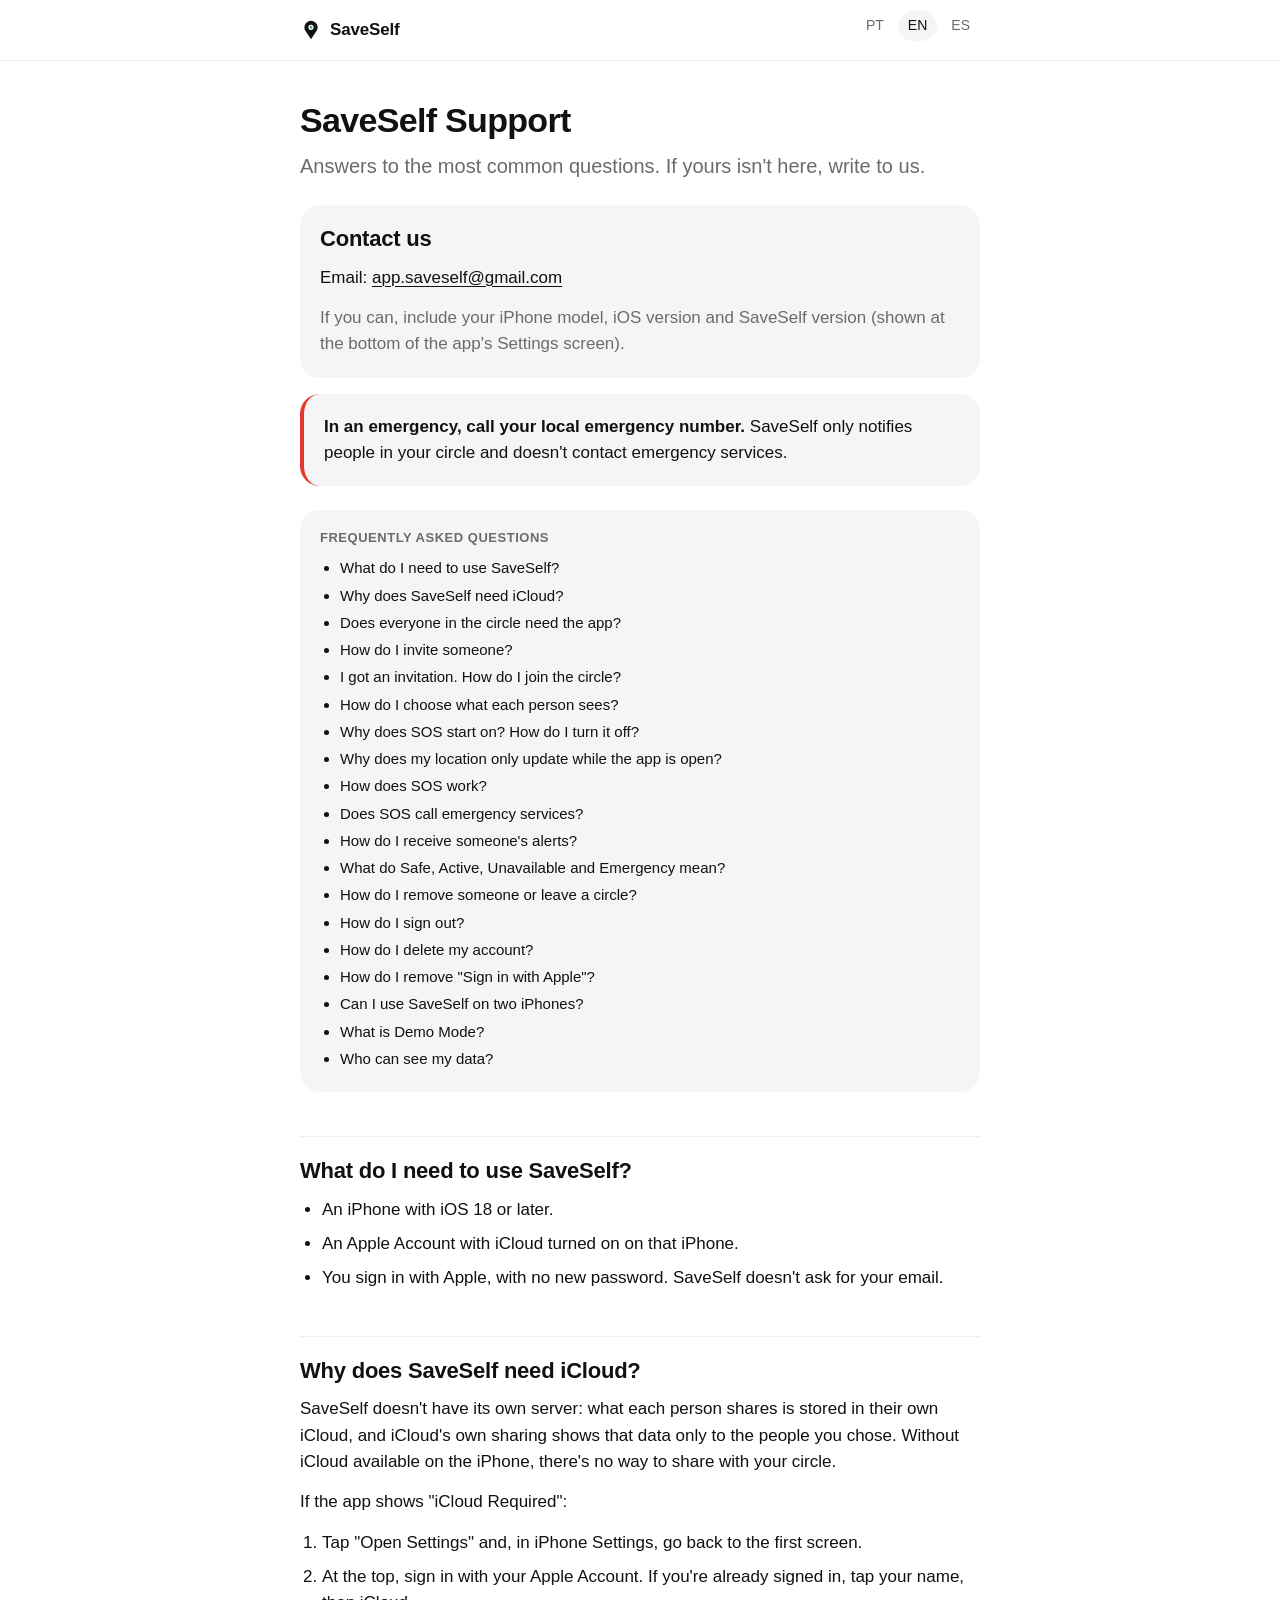
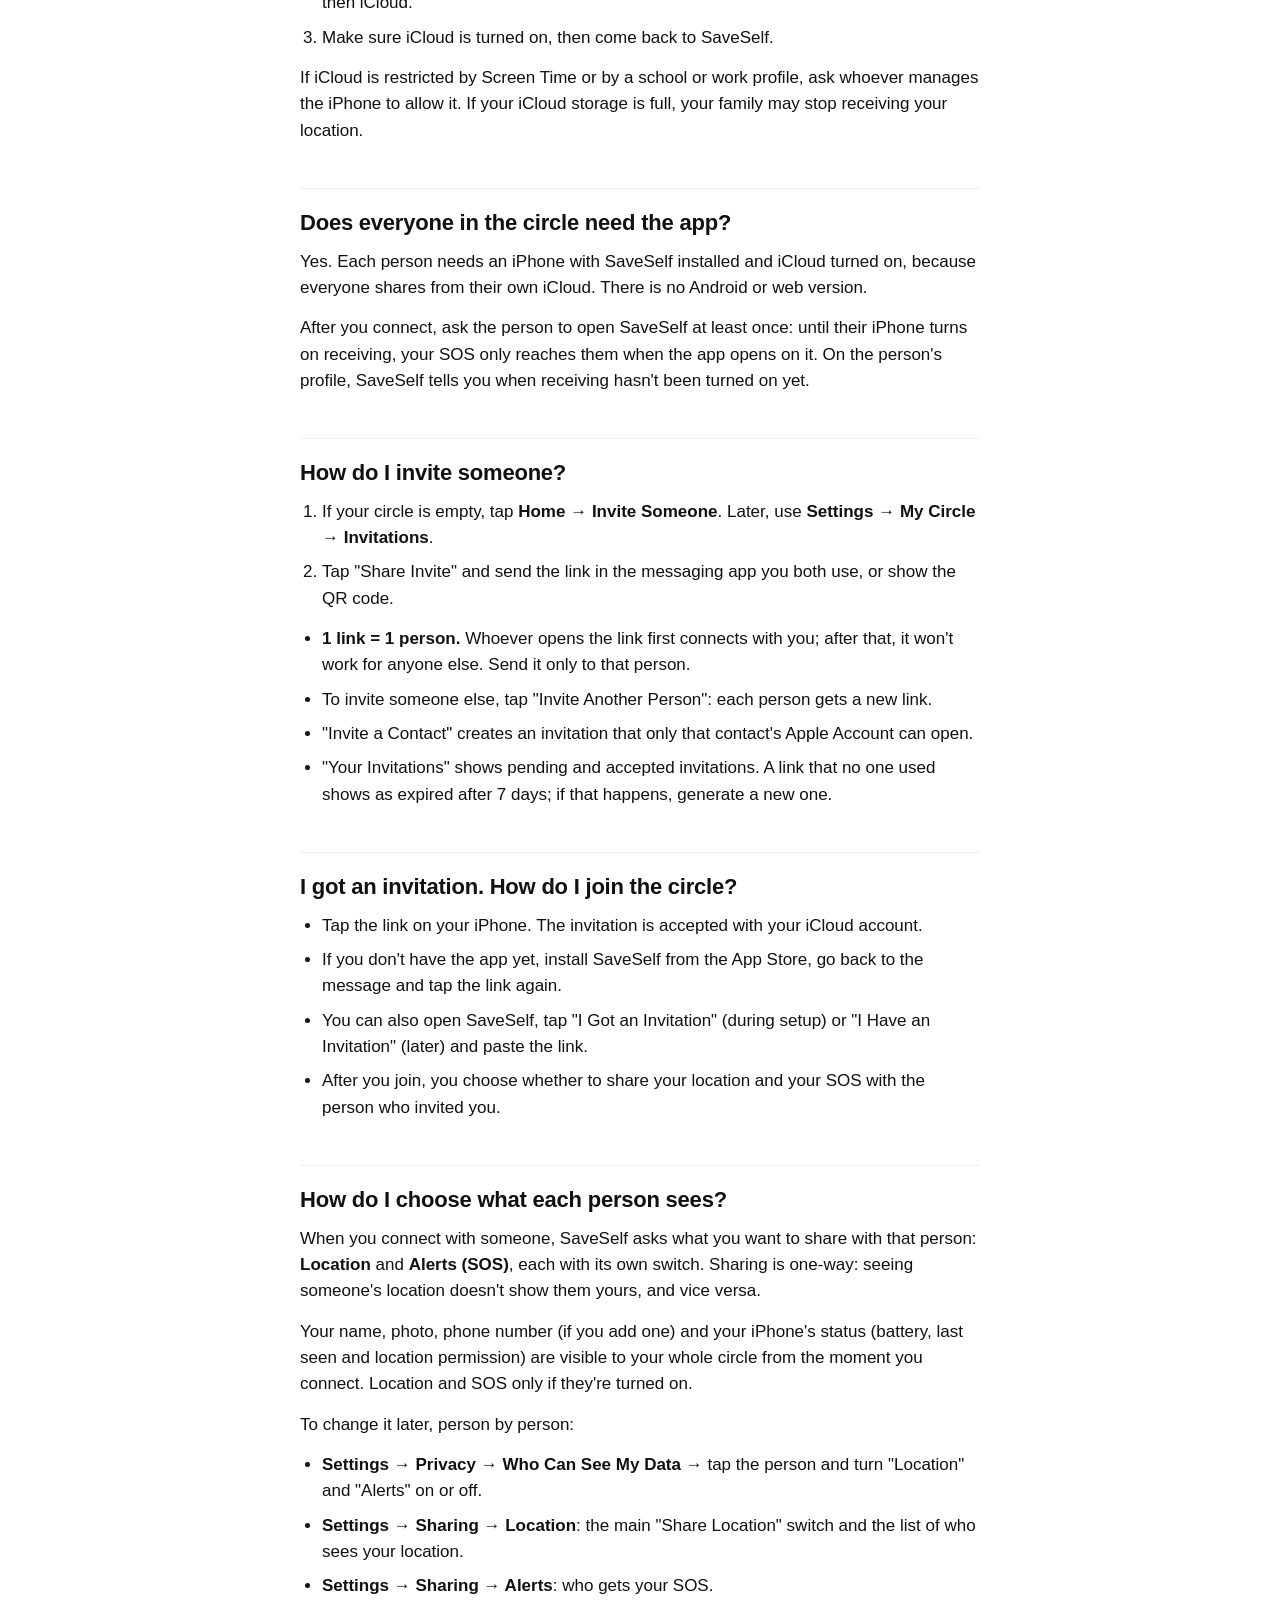
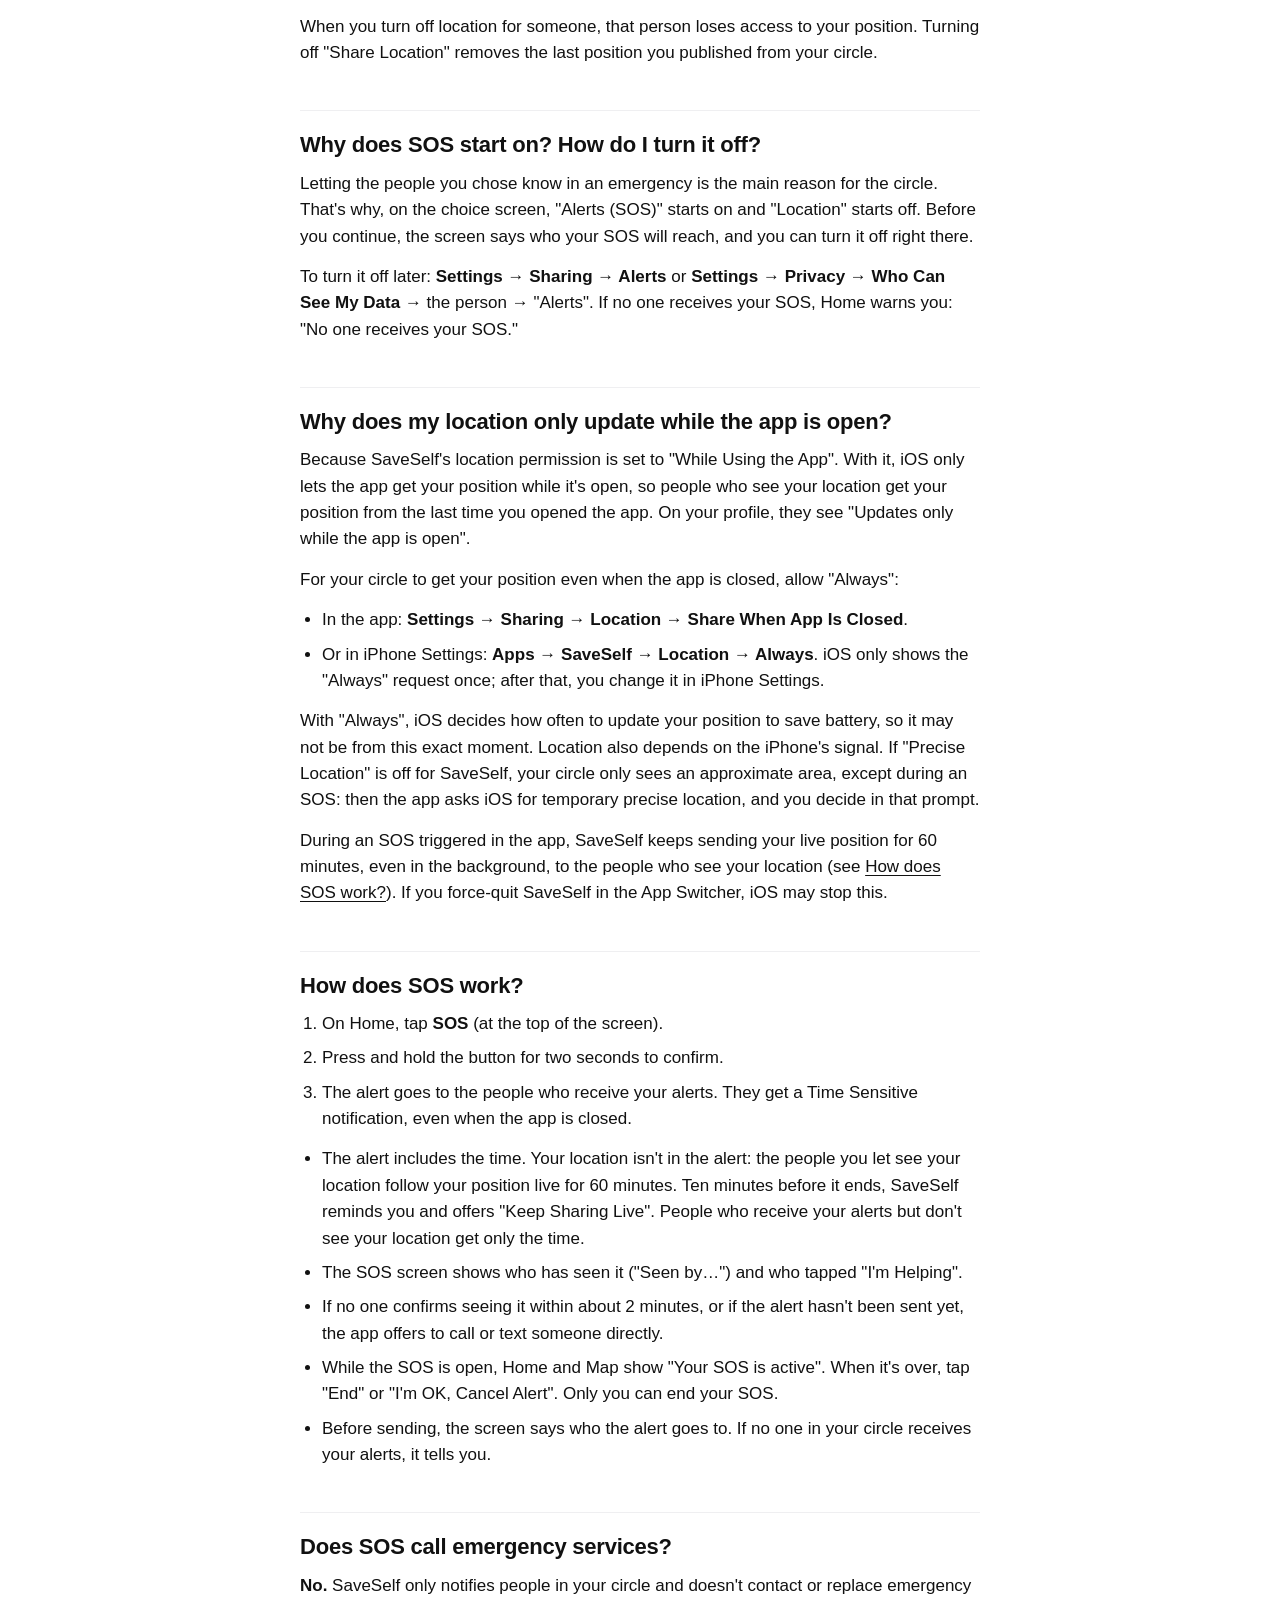
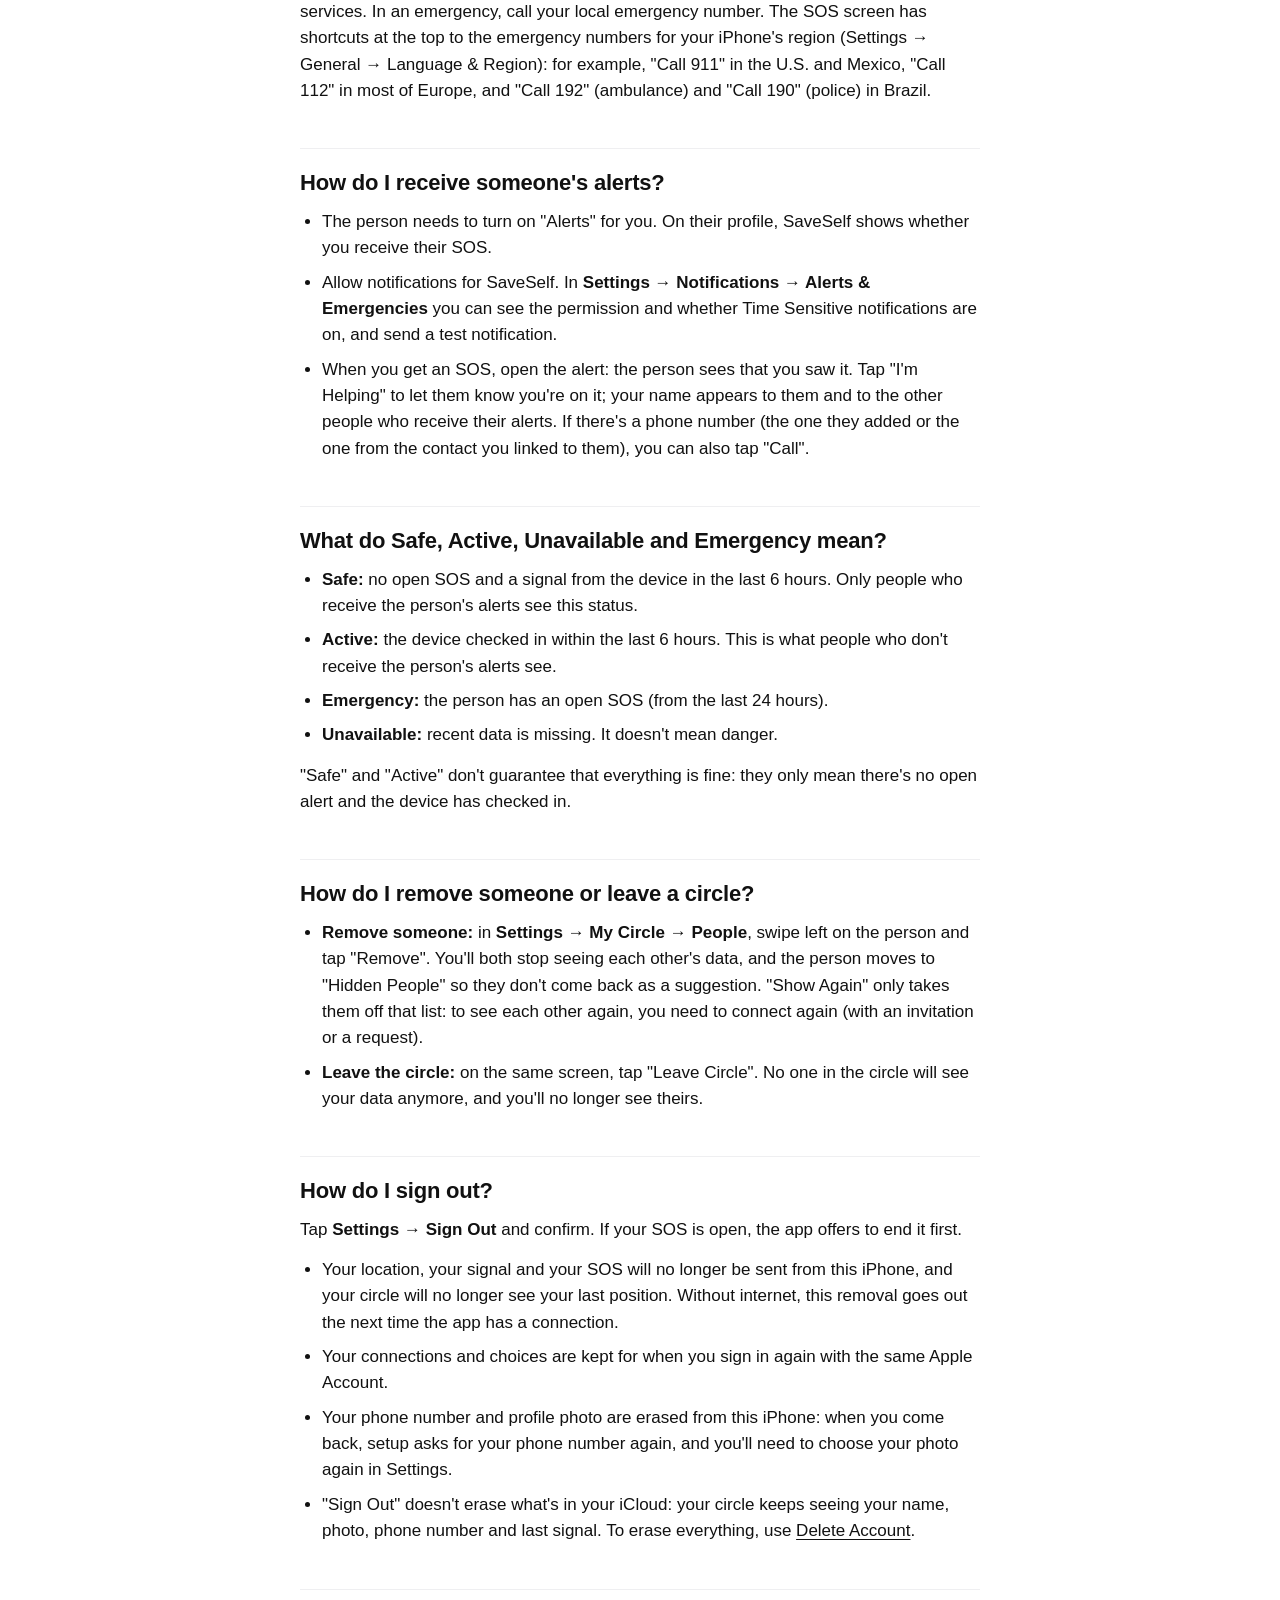
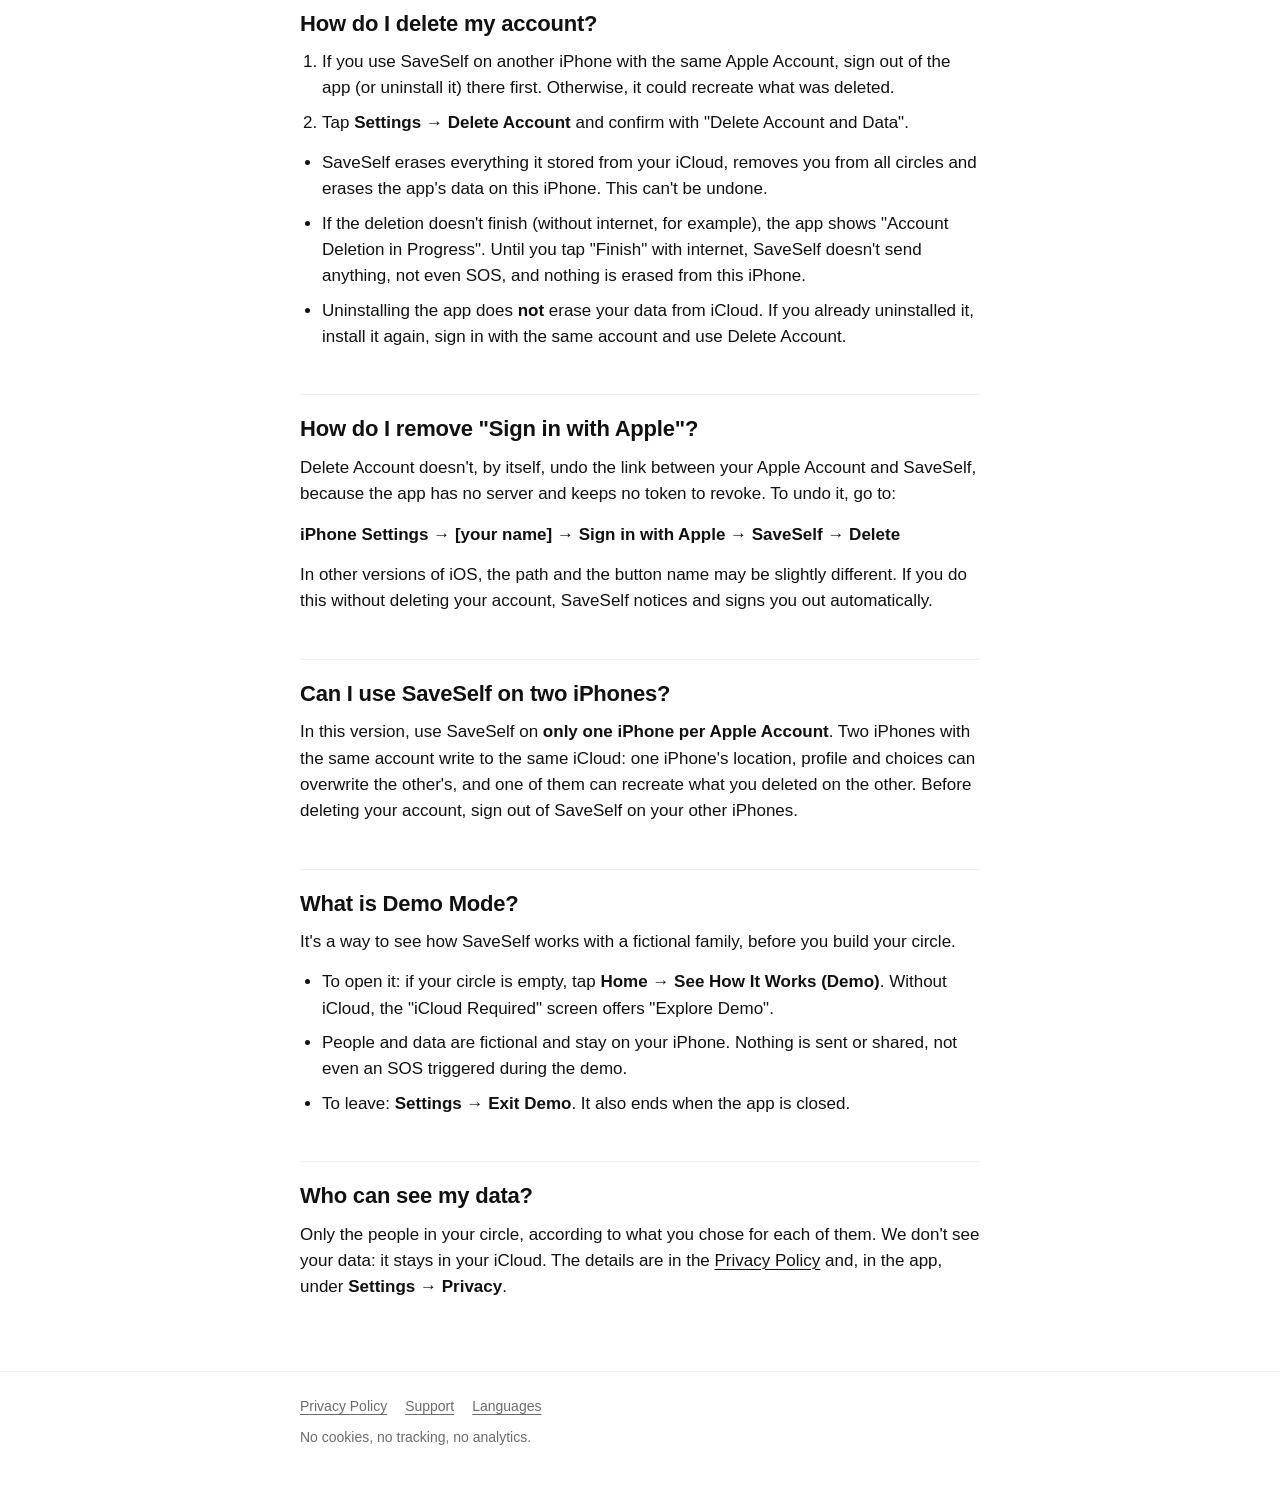
<file: en/support.html>
<!doctype html>
<html lang="en">
<head>
<meta charset="utf-8">
<meta name="viewport" content="width=device-width, initial-scale=1">
<title>SaveSelf Support</title>
<meta name="description" content="SaveSelf help: iCloud, invitations, what each person sees, location when the app is closed, how SOS works, signing out, deleting your account and Demo Mode.">
<meta name="referrer" content="no-referrer">
<meta name="color-scheme" content="light">
<link rel="alternate" hreflang="pt-BR" href="../pt/suporte.html">
<link rel="alternate" hreflang="en" href="support.html">
<link rel="alternate" hreflang="es" href="../es/soporte.html">
<link rel="alternate" hreflang="x-default" href="../index.html">
<link rel="icon" href="data:image/svg+xml,%3Csvg xmlns='http://www.w3.org/2000/svg' viewBox='0 0 100 100'%3E%3Cpath fill='%23111111' fill-rule='evenodd' d='M50 92L74.87 54.78A30 30 0 1 0 25.13 54.78ZM62 38A12 12 0 1 0 38 38A12 12 0 1 0 62 38Z'/%3E%3Ccircle cx='50' cy='38' r='6' fill='%2324B35F'/%3E%3C/svg%3E">
<link rel="stylesheet" href="../style.css">
</head>
<body>
<header class="site-header">
  <div class="wrap">
    <a class="brand" href="../index.html"><svg viewBox="0 0 100 100" aria-hidden="true"><path fill="currentColor" fill-rule="evenodd" d="M50 92L74.87 54.78A30 30 0 1 0 25.13 54.78ZM62 38A12 12 0 1 0 38 38A12 12 0 1 0 62 38Z"/><circle cx="50" cy="38" r="6" fill="#24B35F"/></svg>SaveSelf</a>
    <nav aria-label="Language">
      <ul class="lang">
        <li><a href="../pt/suporte.html" hreflang="pt-BR" lang="pt-BR">PT</a></li>
        <li><span aria-current="page" lang="en">EN</span></li>
        <li><a href="../es/soporte.html" hreflang="es" lang="es">ES</a></li>
      </ul>
    </nav>
  </div>
</header>

<main>
  <div class="wrap">
    <h1>SaveSelf Support</h1>
    <p class="lead">Answers to the most common questions. If yours isn't here, write to us.</p>

    <div class="card">
      <h2 id="contact">Contact us</h2>
      <p>Email: <a href="mailto:app.saveself@gmail.com">app.saveself@gmail.com</a></p>
      <p class="muted">If you can, include your iPhone model, iOS version and SaveSelf version (shown at the bottom of the app's Settings screen).</p>
    </div>

    <div class="card notice">
      <p><strong>In an emergency, call your local emergency number.</strong> SaveSelf only notifies people in your circle and doesn't contact emergency services.</p>
    </div>

    <nav class="toc" aria-label="Questions">
      <p>Frequently asked questions</p>
      <ul>
        <li><a href="#requirements">What do I need to use SaveSelf?</a></li>
        <li><a href="#icloud">Why does SaveSelf need iCloud?</a></li>
        <li><a href="#everyone">Does everyone in the circle need the app?</a></li>
        <li><a href="#invite">How do I invite someone?</a></li>
        <li><a href="#join">I got an invitation. How do I join the circle?</a></li>
        <li><a href="#who-sees">How do I choose what each person sees?</a></li>
        <li><a href="#sos-on">Why does SOS start on? How do I turn it off?</a></li>
        <li><a href="#app-open">Why does my location only update while the app is open?</a></li>
        <li><a href="#sos">How does SOS work?</a></li>
        <li><a href="#emergency">Does SOS call emergency services?</a></li>
        <li><a href="#receive">How do I receive someone's alerts?</a></li>
        <li><a href="#statuses">What do Safe, Active, Unavailable and Emergency mean?</a></li>
        <li><a href="#remove">How do I remove someone or leave a circle?</a></li>
        <li><a href="#sign-out">How do I sign out?</a></li>
        <li><a href="#delete">How do I delete my account?</a></li>
        <li><a href="#apple">How do I remove "Sign in with Apple"?</a></li>
        <li><a href="#two-iphones">Can I use SaveSelf on two iPhones?</a></li>
        <li><a href="#demo">What is Demo Mode?</a></li>
        <li><a href="#privacy">Who can see my data?</a></li>
      </ul>
    </nav>

    <h2 id="requirements">What do I need to use SaveSelf?</h2>
    <ul>
      <li>An iPhone with iOS 18 or later.</li>
      <li>An Apple Account with iCloud turned on on that iPhone.</li>
      <li>You sign in with Apple, with no new password. SaveSelf doesn't ask for your email.</li>
    </ul>

    <h2 id="icloud">Why does SaveSelf need iCloud?</h2>
    <p>SaveSelf doesn't have its own server: what each person shares is stored in their own iCloud, and iCloud's own sharing shows that data only to the people you chose. Without iCloud available on the iPhone, there's no way to share with your circle.</p>
    <p>If the app shows "iCloud Required":</p>
    <ol>
      <li>Tap "Open Settings" and, in iPhone Settings, go back to the first screen.</li>
      <li>At the top, sign in with your Apple Account. If you're already signed in, tap your name, then iCloud.</li>
      <li>Make sure iCloud is turned on, then come back to SaveSelf.</li>
    </ol>
    <p>If iCloud is restricted by Screen Time or by a school or work profile, ask whoever manages the iPhone to allow it. If your iCloud storage is full, your family may stop receiving your location.</p>

    <h2 id="everyone">Does everyone in the circle need the app?</h2>
    <p>Yes. Each person needs an iPhone with SaveSelf installed and iCloud turned on, because everyone shares from their own iCloud. There is no Android or web version.</p>
    <p>After you connect, ask the person to open SaveSelf at least once: until their iPhone turns on receiving, your SOS only reaches them when the app opens on it. On the person's profile, SaveSelf tells you when receiving hasn't been turned on yet.</p>

    <h2 id="invite">How do I invite someone?</h2>
    <ol>
      <li>If your circle is empty, tap <span class="path">Home → Invite Someone</span>. Later, use <span class="path">Settings → My Circle → Invitations</span>.</li>
      <li>Tap "Share Invite" and send the link in the messaging app you both use, or show the QR code.</li>
    </ol>
    <ul>
      <li><strong>1 link = 1 person.</strong> Whoever opens the link first connects with you; after that, it won't work for anyone else. Send it only to that person.</li>
      <li>To invite someone else, tap "Invite Another Person": each person gets a new link.</li>
      <li>"Invite a Contact" creates an invitation that only that contact's Apple Account can open.</li>
      <li>"Your Invitations" shows pending and accepted invitations. A link that no one used shows as expired after 7 days; if that happens, generate a new one.</li>
    </ul>

    <h2 id="join">I got an invitation. How do I join the circle?</h2>
    <ul>
      <li>Tap the link on your iPhone. The invitation is accepted with your iCloud account.</li>
      <li>If you don't have the app yet, install SaveSelf from the App Store, go back to the message and tap the link again.</li>
      <li>You can also open SaveSelf, tap "I Got an Invitation" (during setup) or "I Have an Invitation" (later) and paste the link.</li>
      <li>After you join, you choose whether to share your location and your SOS with the person who invited you.</li>
    </ul>

    <h2 id="who-sees">How do I choose what each person sees?</h2>
    <p>When you connect with someone, SaveSelf asks what you want to share with that person: <strong>Location</strong> and <strong>Alerts (SOS)</strong>, each with its own switch. Sharing is one-way: seeing someone's location doesn't show them yours, and vice versa.</p>
    <p>Your name, photo, phone number (if you add one) and your iPhone's status (battery, last seen and location permission) are visible to your whole circle from the moment you connect. Location and SOS only if they're turned on.</p>
    <p>To change it later, person by person:</p>
    <ul>
      <li><span class="path">Settings → Privacy → Who Can See My Data</span> → tap the person and turn "Location" and "Alerts" on or off.</li>
      <li><span class="path">Settings → Sharing → Location</span>: the main "Share Location" switch and the list of who sees your location.</li>
      <li><span class="path">Settings → Sharing → Alerts</span>: who gets your SOS.</li>
    </ul>
    <p>When you turn off location for someone, that person loses access to your position. Turning off "Share Location" removes the last position you published from your circle.</p>

    <h2 id="sos-on">Why does SOS start on? How do I turn it off?</h2>
    <p>Letting the people you chose know in an emergency is the main reason for the circle. That's why, on the choice screen, "Alerts (SOS)" starts on and "Location" starts off. Before you continue, the screen says who your SOS will reach, and you can turn it off right there.</p>
    <p>To turn it off later: <span class="path">Settings → Sharing → Alerts</span> or <span class="path">Settings → Privacy → Who Can See My Data</span> → the person → "Alerts". If no one receives your SOS, Home warns you: "No one receives your SOS."</p>

    <h2 id="app-open">Why does my location only update while the app is open?</h2>
    <p>Because SaveSelf's location permission is set to "While Using the App". With it, iOS only lets the app get your position while it's open, so people who see your location get your position from the last time you opened the app. On your profile, they see "Updates only while the app is open".</p>
    <p>For your circle to get your position even when the app is closed, allow "Always":</p>
    <ul>
      <li>In the app: <span class="path">Settings → Sharing → Location → Share When App Is Closed</span>.</li>
      <li>Or in iPhone Settings: <span class="path">Apps → SaveSelf → Location → Always</span>. iOS only shows the "Always" request once; after that, you change it in iPhone Settings.</li>
    </ul>
    <p>With "Always", iOS decides how often to update your position to save battery, so it may not be from this exact moment. Location also depends on the iPhone's signal. If "Precise Location" is off for SaveSelf, your circle only sees an approximate area, except during an SOS: then the app asks iOS for temporary precise location, and you decide in that prompt.</p>
    <p>During an SOS triggered in the app, SaveSelf keeps sending your live position for 60 minutes, even in the background, to the people who see your location (see <a href="#sos">How does SOS work?</a>). If you force-quit SaveSelf in the App Switcher, iOS may stop this.</p>

    <h2 id="sos">How does SOS work?</h2>
    <ol>
      <li>On Home, tap <strong>SOS</strong> (at the top of the screen).</li>
      <li>Press and hold the button for two seconds to confirm.</li>
      <li>The alert goes to the people who receive your alerts. They get a Time Sensitive notification, even when the app is closed.</li>
    </ol>
    <ul>
      <li>The alert includes the time. Your location isn't in the alert: the people you let see your location follow your position live for 60 minutes. Ten minutes before it ends, SaveSelf reminds you and offers "Keep Sharing Live". People who receive your alerts but don't see your location get only the time.</li>
      <li>The SOS screen shows who has seen it ("Seen by…") and who tapped "I'm Helping".</li>
      <li>If no one confirms seeing it within about 2 minutes, or if the alert hasn't been sent yet, the app offers to call or text someone directly.</li>
      <li>While the SOS is open, Home and Map show "Your SOS is active". When it's over, tap "End" or "I'm OK, Cancel Alert". Only you can end your SOS.</li>
      <li>Before sending, the screen says who the alert goes to. If no one in your circle receives your alerts, it tells you.</li>
    </ul>

    <h2 id="emergency">Does SOS call emergency services?</h2>
    <p><strong>No.</strong> SaveSelf only notifies people in your circle and doesn't contact or replace emergency services. In an emergency, call your local emergency number. The SOS screen has shortcuts at the top to the emergency numbers for your iPhone's region (Settings → General → Language &amp; Region): for example, "Call 911" in the U.S. and Mexico, "Call 112" in most of Europe, and "Call 192" (ambulance) and "Call 190" (police) in Brazil.</p>

    <h2 id="receive">How do I receive someone's alerts?</h2>
    <ul>
      <li>The person needs to turn on "Alerts" for you. On their profile, SaveSelf shows whether you receive their SOS.</li>
      <li>Allow notifications for SaveSelf. In <span class="path">Settings → Notifications → Alerts &amp; Emergencies</span> you can see the permission and whether Time Sensitive notifications are on, and send a test notification.</li>
      <li>When you get an SOS, open the alert: the person sees that you saw it. Tap "I'm Helping" to let them know you're on it; your name appears to them and to the other people who receive their alerts. If there's a phone number (the one they added or the one from the contact you linked to them), you can also tap "Call".</li>
    </ul>

    <h2 id="statuses">What do Safe, Active, Unavailable and Emergency mean?</h2>
    <ul>
      <li><strong>Safe:</strong> no open SOS and a signal from the device in the last 6 hours. Only people who receive the person's alerts see this status.</li>
      <li><strong>Active:</strong> the device checked in within the last 6 hours. This is what people who don't receive the person's alerts see.</li>
      <li><strong>Emergency:</strong> the person has an open SOS (from the last 24 hours).</li>
      <li><strong>Unavailable:</strong> recent data is missing. It doesn't mean danger.</li>
    </ul>
    <p>"Safe" and "Active" don't guarantee that everything is fine: they only mean there's no open alert and the device has checked in.</p>

    <h2 id="remove">How do I remove someone or leave a circle?</h2>
    <ul>
      <li><strong>Remove someone:</strong> in <span class="path">Settings → My Circle → People</span>, swipe left on the person and tap "Remove". You'll both stop seeing each other's data, and the person moves to "Hidden People" so they don't come back as a suggestion. "Show Again" only takes them off that list: to see each other again, you need to connect again (with an invitation or a request).</li>
      <li><strong>Leave the circle:</strong> on the same screen, tap "Leave Circle". No one in the circle will see your data anymore, and you'll no longer see theirs.</li>
    </ul>

    <h2 id="sign-out">How do I sign out?</h2>
    <p>Tap <span class="path">Settings → Sign Out</span> and confirm. If your SOS is open, the app offers to end it first.</p>
    <ul>
      <li>Your location, your signal and your SOS will no longer be sent from this iPhone, and your circle will no longer see your last position. Without internet, this removal goes out the next time the app has a connection.</li>
      <li>Your connections and choices are kept for when you sign in again with the same Apple Account.</li>
      <li>Your phone number and profile photo are erased from this iPhone: when you come back, setup asks for your phone number again, and you'll need to choose your photo again in Settings.</li>
      <li>"Sign Out" doesn't erase what's in your iCloud: your circle keeps seeing your name, photo, phone number and last signal. To erase everything, use <a href="#delete">Delete Account</a>.</li>
    </ul>

    <h2 id="delete">How do I delete my account?</h2>
    <ol>
      <li>If you use SaveSelf on another iPhone with the same Apple Account, sign out of the app (or uninstall it) there first. Otherwise, it could recreate what was deleted.</li>
      <li>Tap <span class="path">Settings → Delete Account</span> and confirm with "Delete Account and Data".</li>
    </ol>
    <ul>
      <li>SaveSelf erases everything it stored from your iCloud, removes you from all circles and erases the app's data on this iPhone. This can't be undone.</li>
      <li>If the deletion doesn't finish (without internet, for example), the app shows "Account Deletion in Progress". Until you tap "Finish" with internet, SaveSelf doesn't send anything, not even SOS, and nothing is erased from this iPhone.</li>
      <li>Uninstalling the app does <strong>not</strong> erase your data from iCloud. If you already uninstalled it, install it again, sign in with the same account and use Delete Account.</li>
    </ul>

    <h2 id="apple">How do I remove "Sign in with Apple"?</h2>
    <p>Delete Account doesn't, by itself, undo the link between your Apple Account and SaveSelf, because the app has no server and keeps no token to revoke. To undo it, go to:</p>
    <p class="path">iPhone Settings → [your name] → Sign in with Apple → SaveSelf → Delete</p>
    <p>In other versions of iOS, the path and the button name may be slightly different. If you do this without deleting your account, SaveSelf notices and signs you out automatically.</p>

    <h2 id="two-iphones">Can I use SaveSelf on two iPhones?</h2>
    <p>In this version, use SaveSelf on <strong>only one iPhone per Apple Account</strong>. Two iPhones with the same account write to the same iCloud: one iPhone's location, profile and choices can overwrite the other's, and one of them can recreate what you deleted on the other. Before deleting your account, sign out of SaveSelf on your other iPhones.</p>

    <h2 id="demo">What is Demo Mode?</h2>
    <p>It's a way to see how SaveSelf works with a fictional family, before you build your circle.</p>
    <ul>
      <li>To open it: if your circle is empty, tap <span class="path">Home → See How It Works (Demo)</span>. Without iCloud, the "iCloud Required" screen offers "Explore Demo".</li>
      <li>People and data are fictional and stay on your iPhone. Nothing is sent or shared, not even an SOS triggered during the demo.</li>
      <li>To leave: <span class="path">Settings → Exit Demo</span>. It also ends when the app is closed.</li>
    </ul>

    <h2 id="privacy">Who can see my data?</h2>
    <p>Only the people in your circle, according to what you chose for each of them. We don't see your data: it stays in your iCloud. The details are in the <a href="privacy.html">Privacy Policy</a> and, in the app, under <span class="path">Settings → Privacy</span>.</p>
  </div>
</main>

<footer class="site-footer">
  <div class="wrap">
    <ul>
      <li><a href="privacy.html">Privacy Policy</a></li>
      <li><a href="support.html" aria-current="page">Support</a></li>
      <li><a href="../index.html">Languages</a></li>
    </ul>
    <p>No cookies, no tracking, no analytics.</p>
  </div>
</footer>
</body>
</html>
</file>
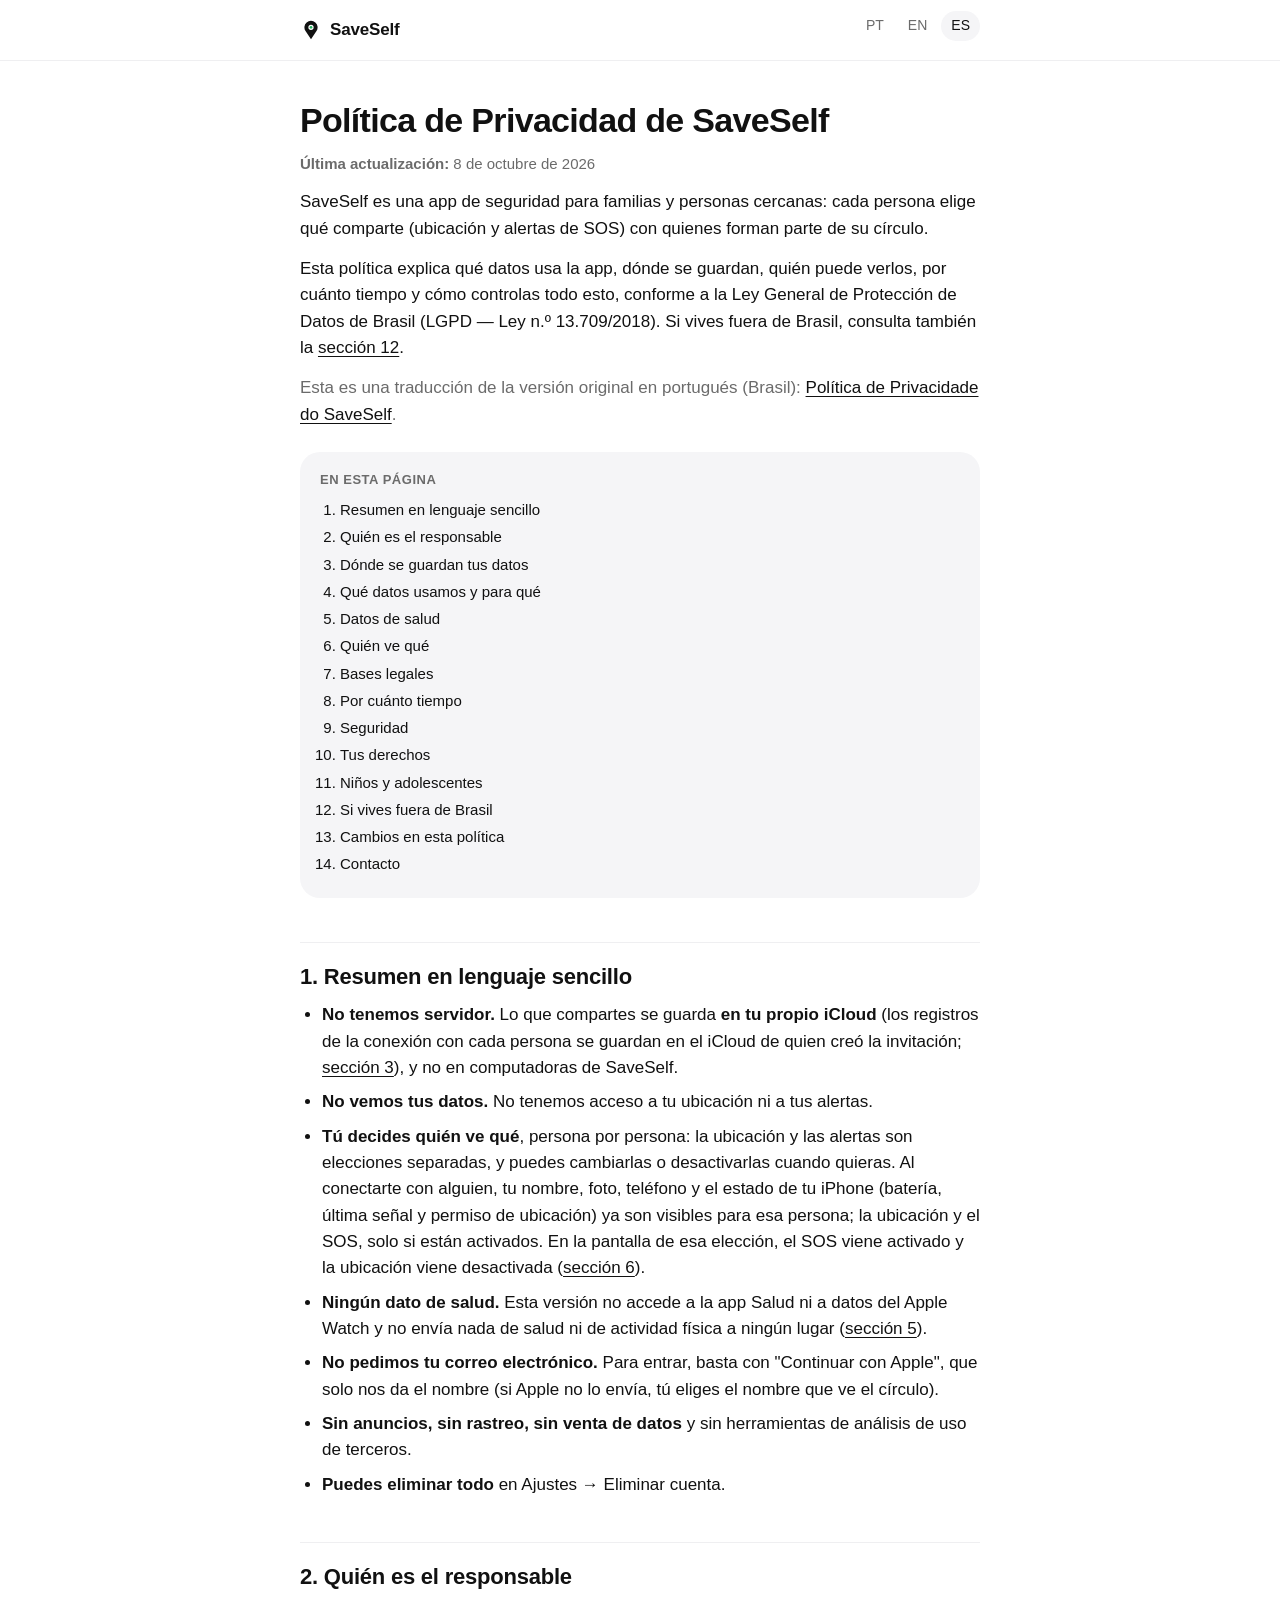
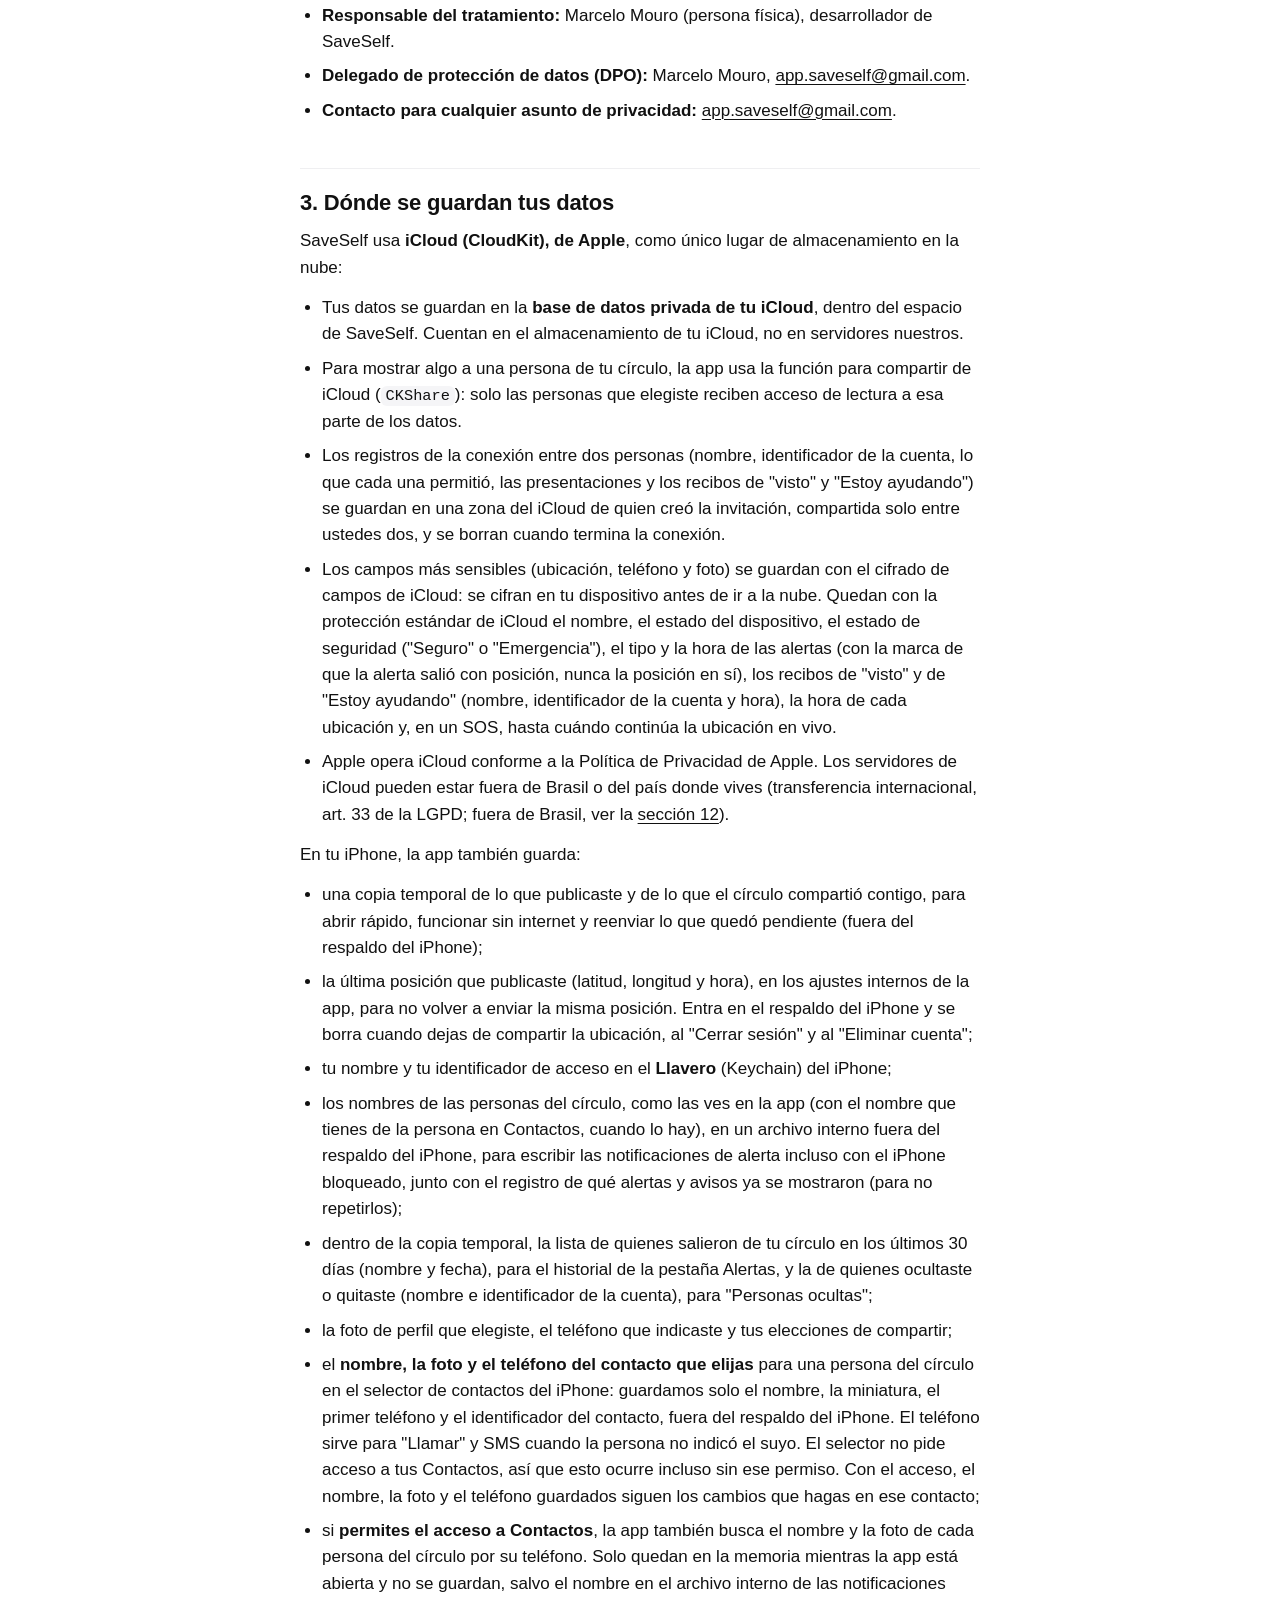
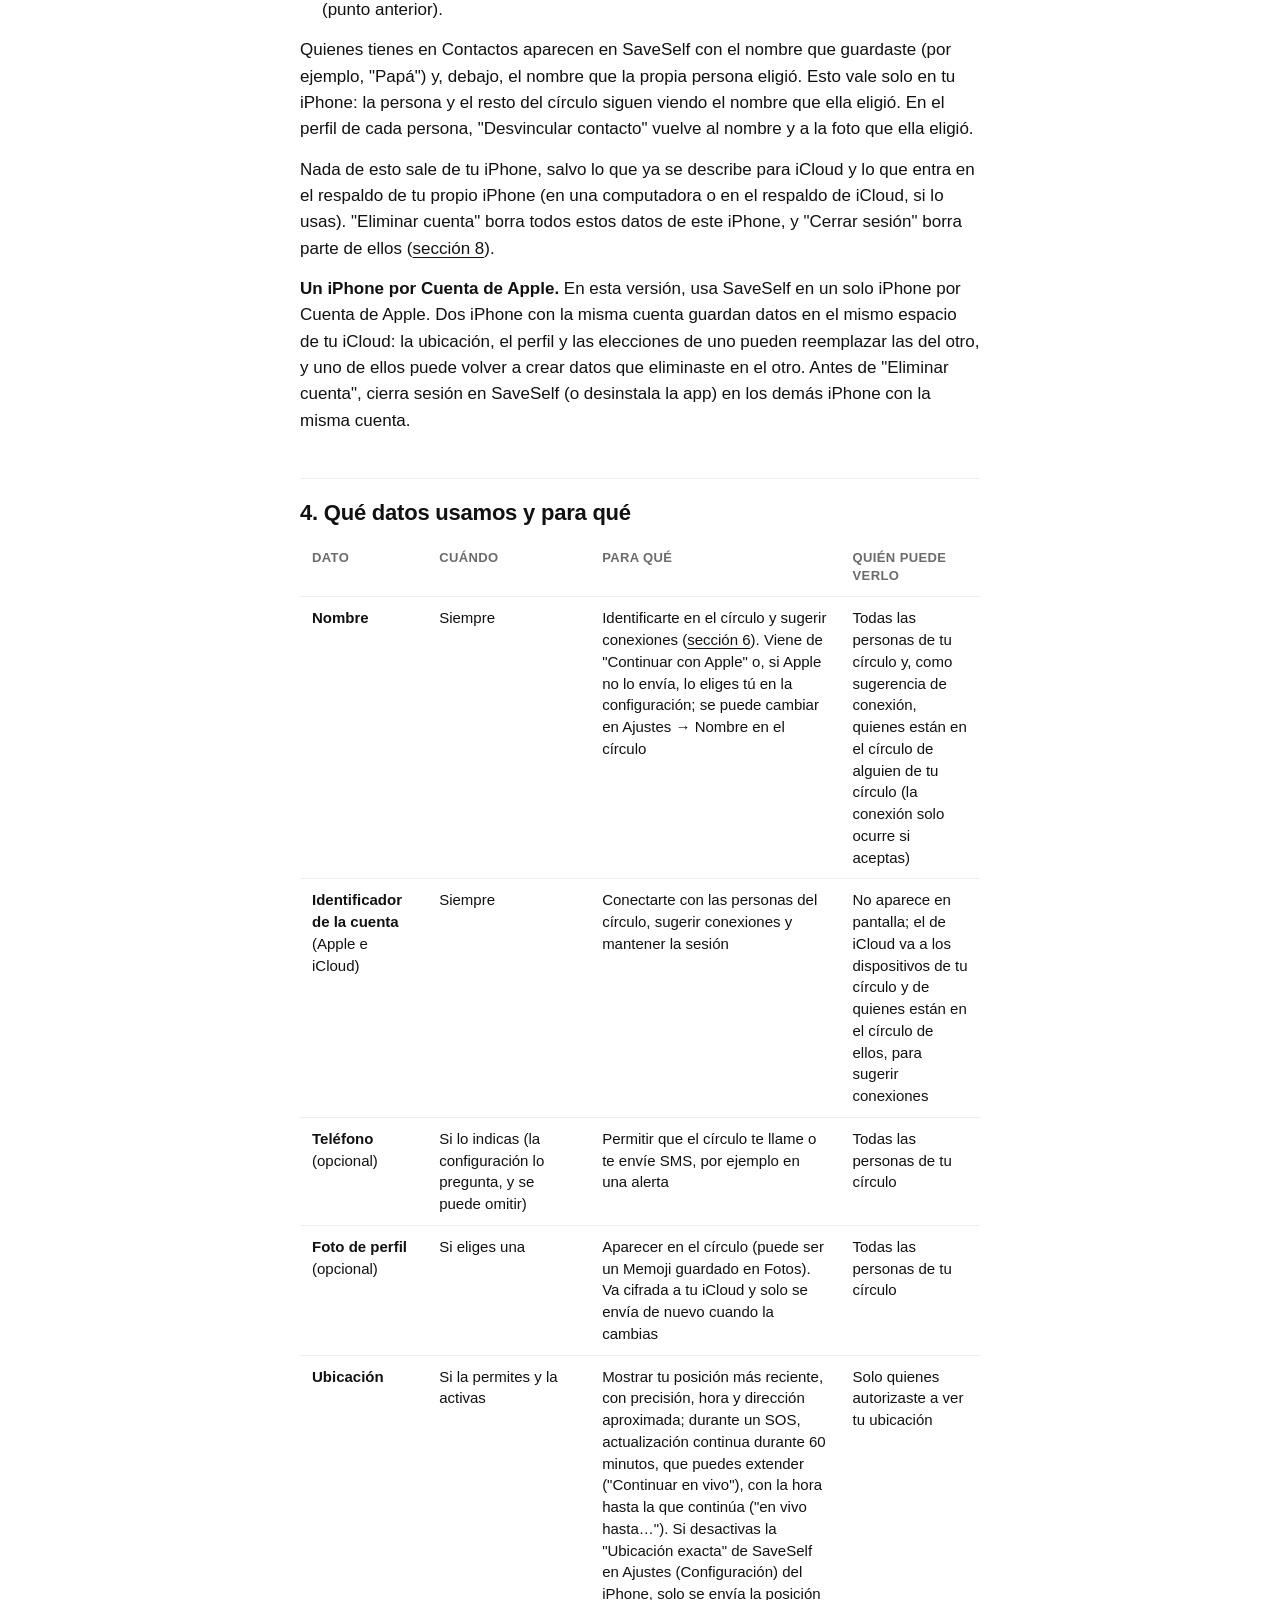
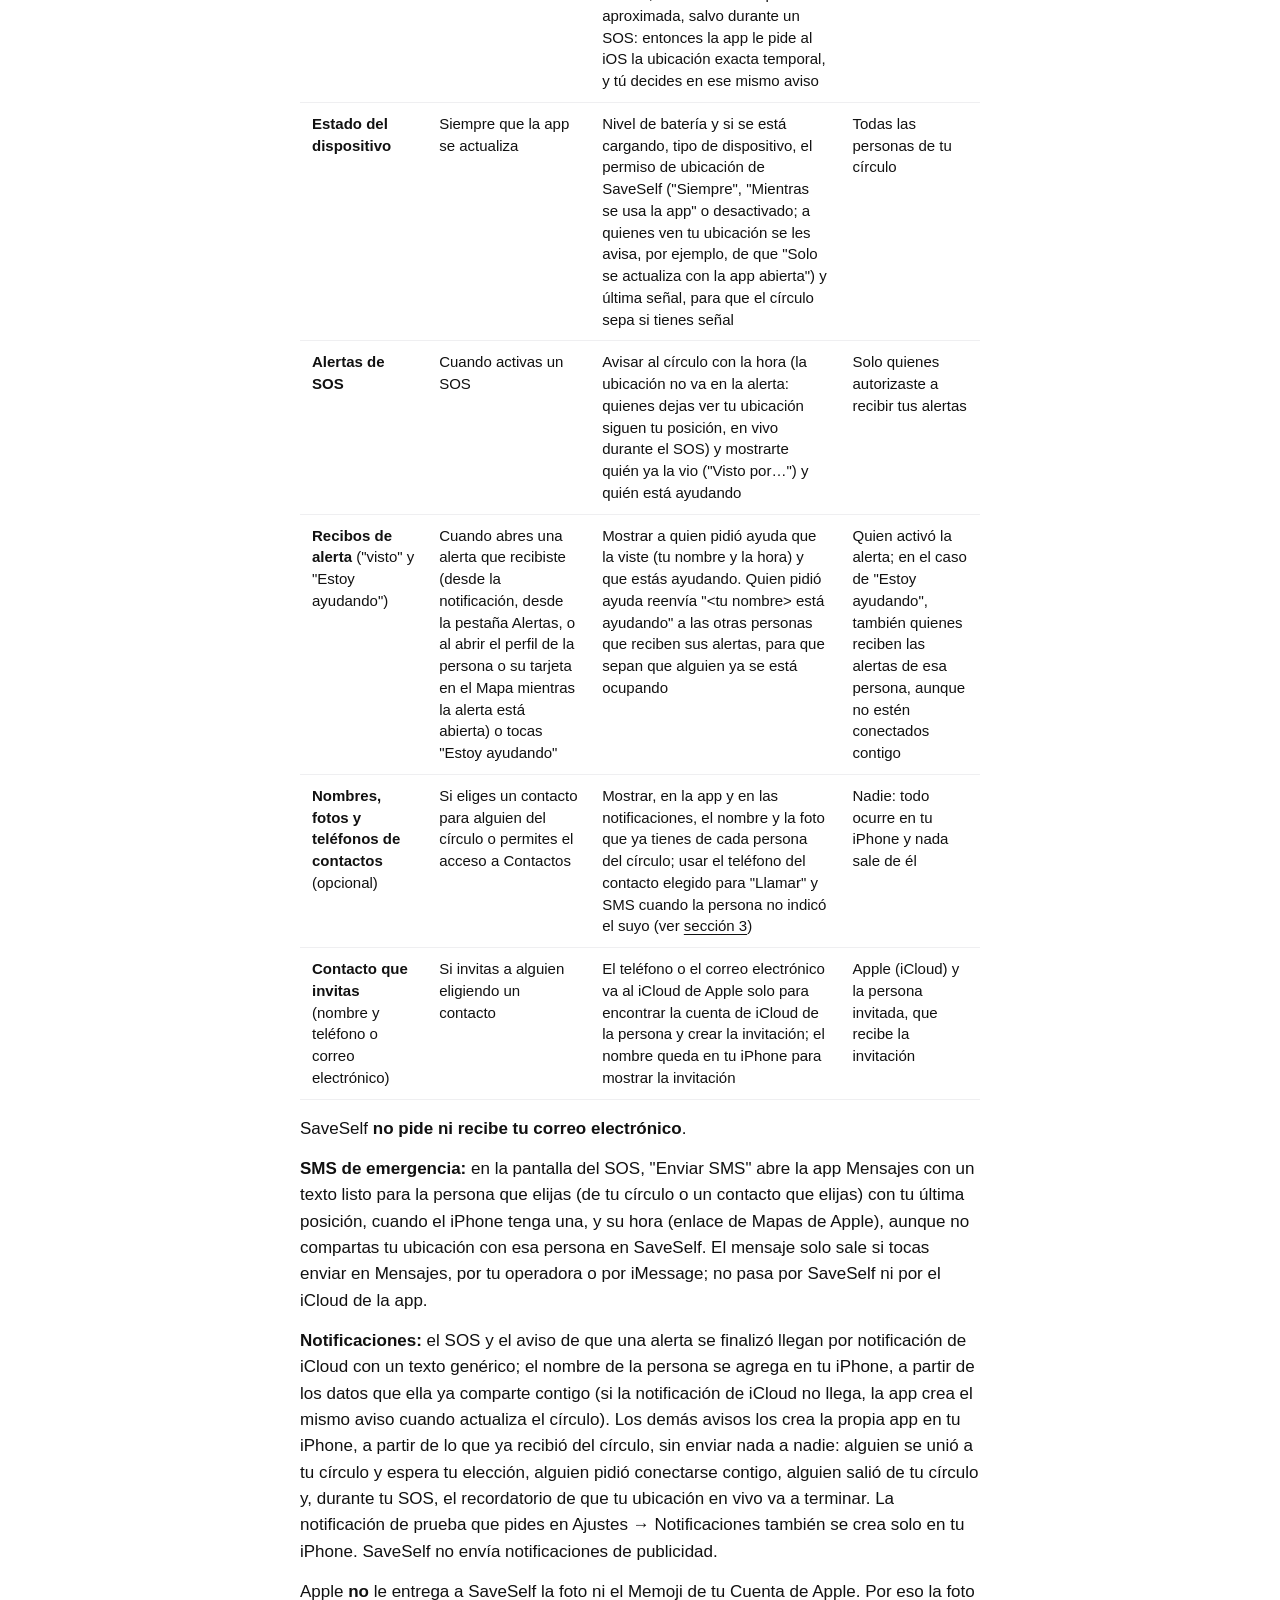
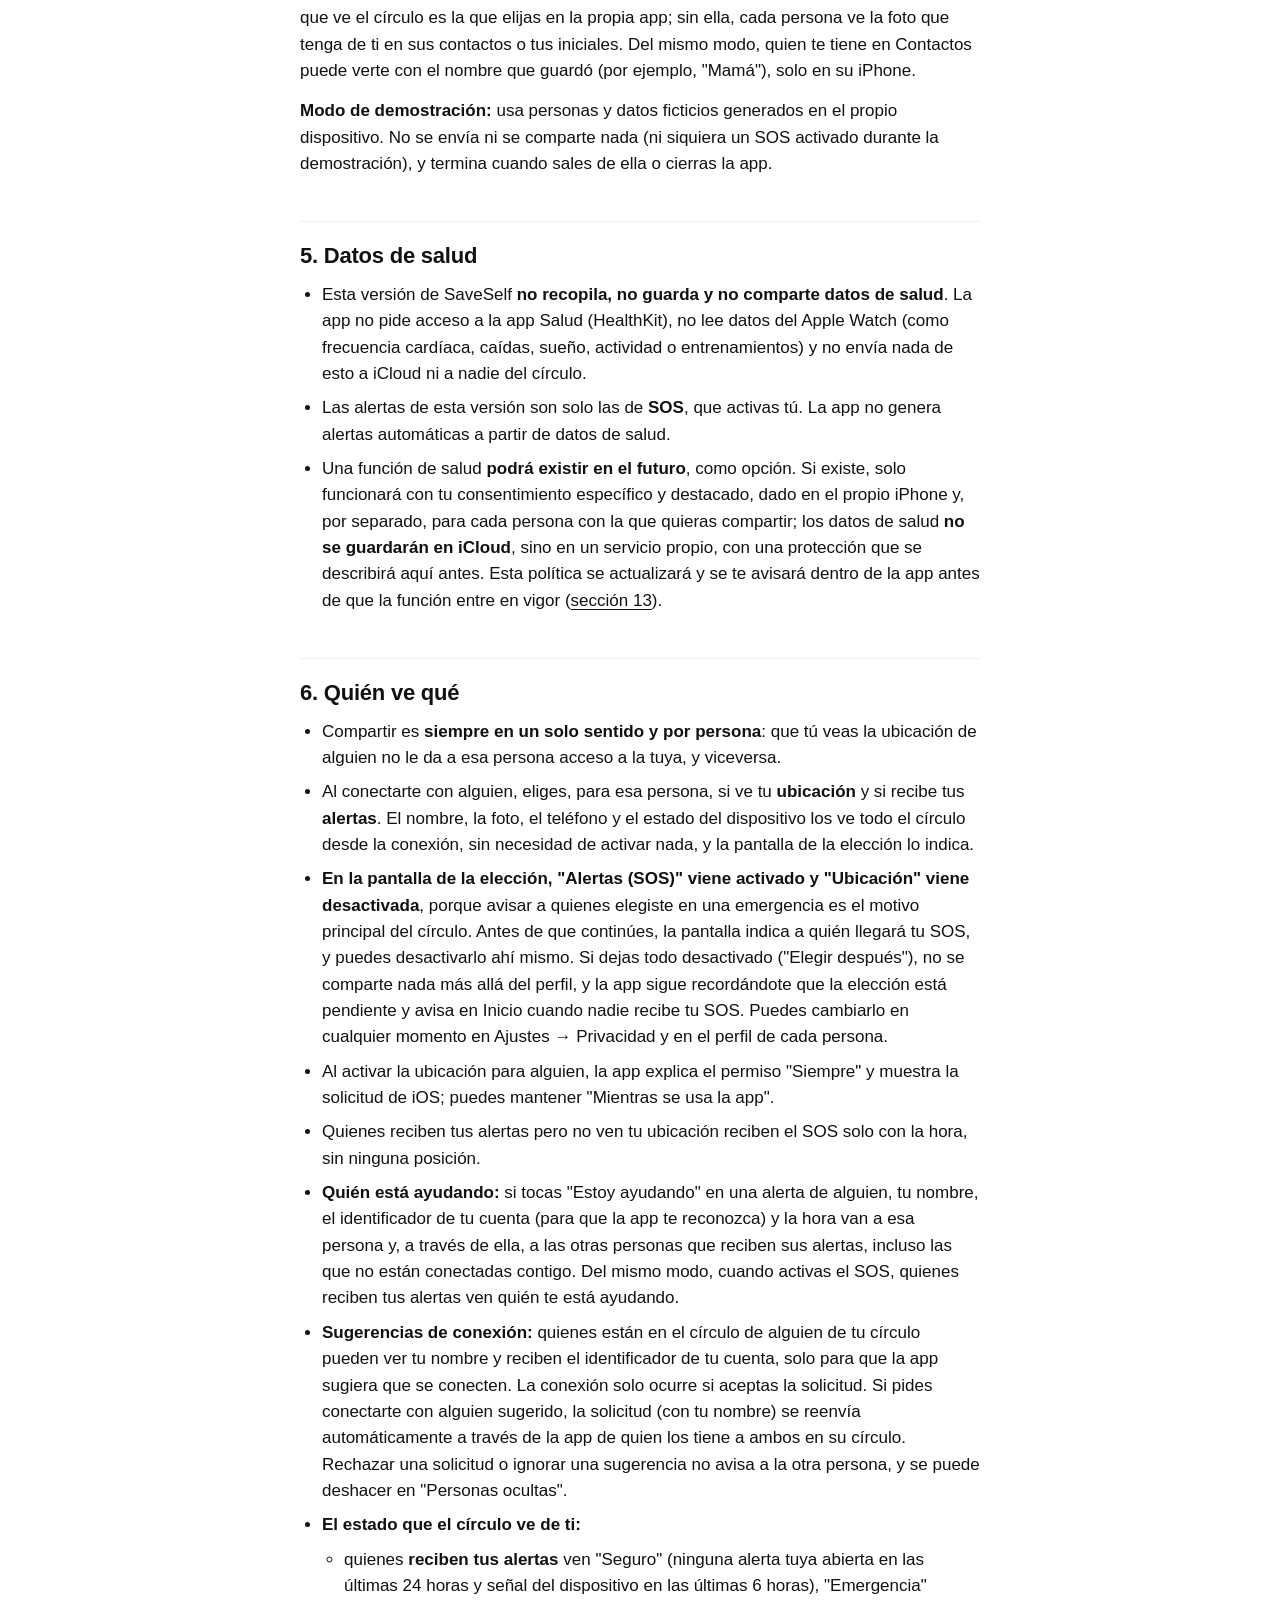
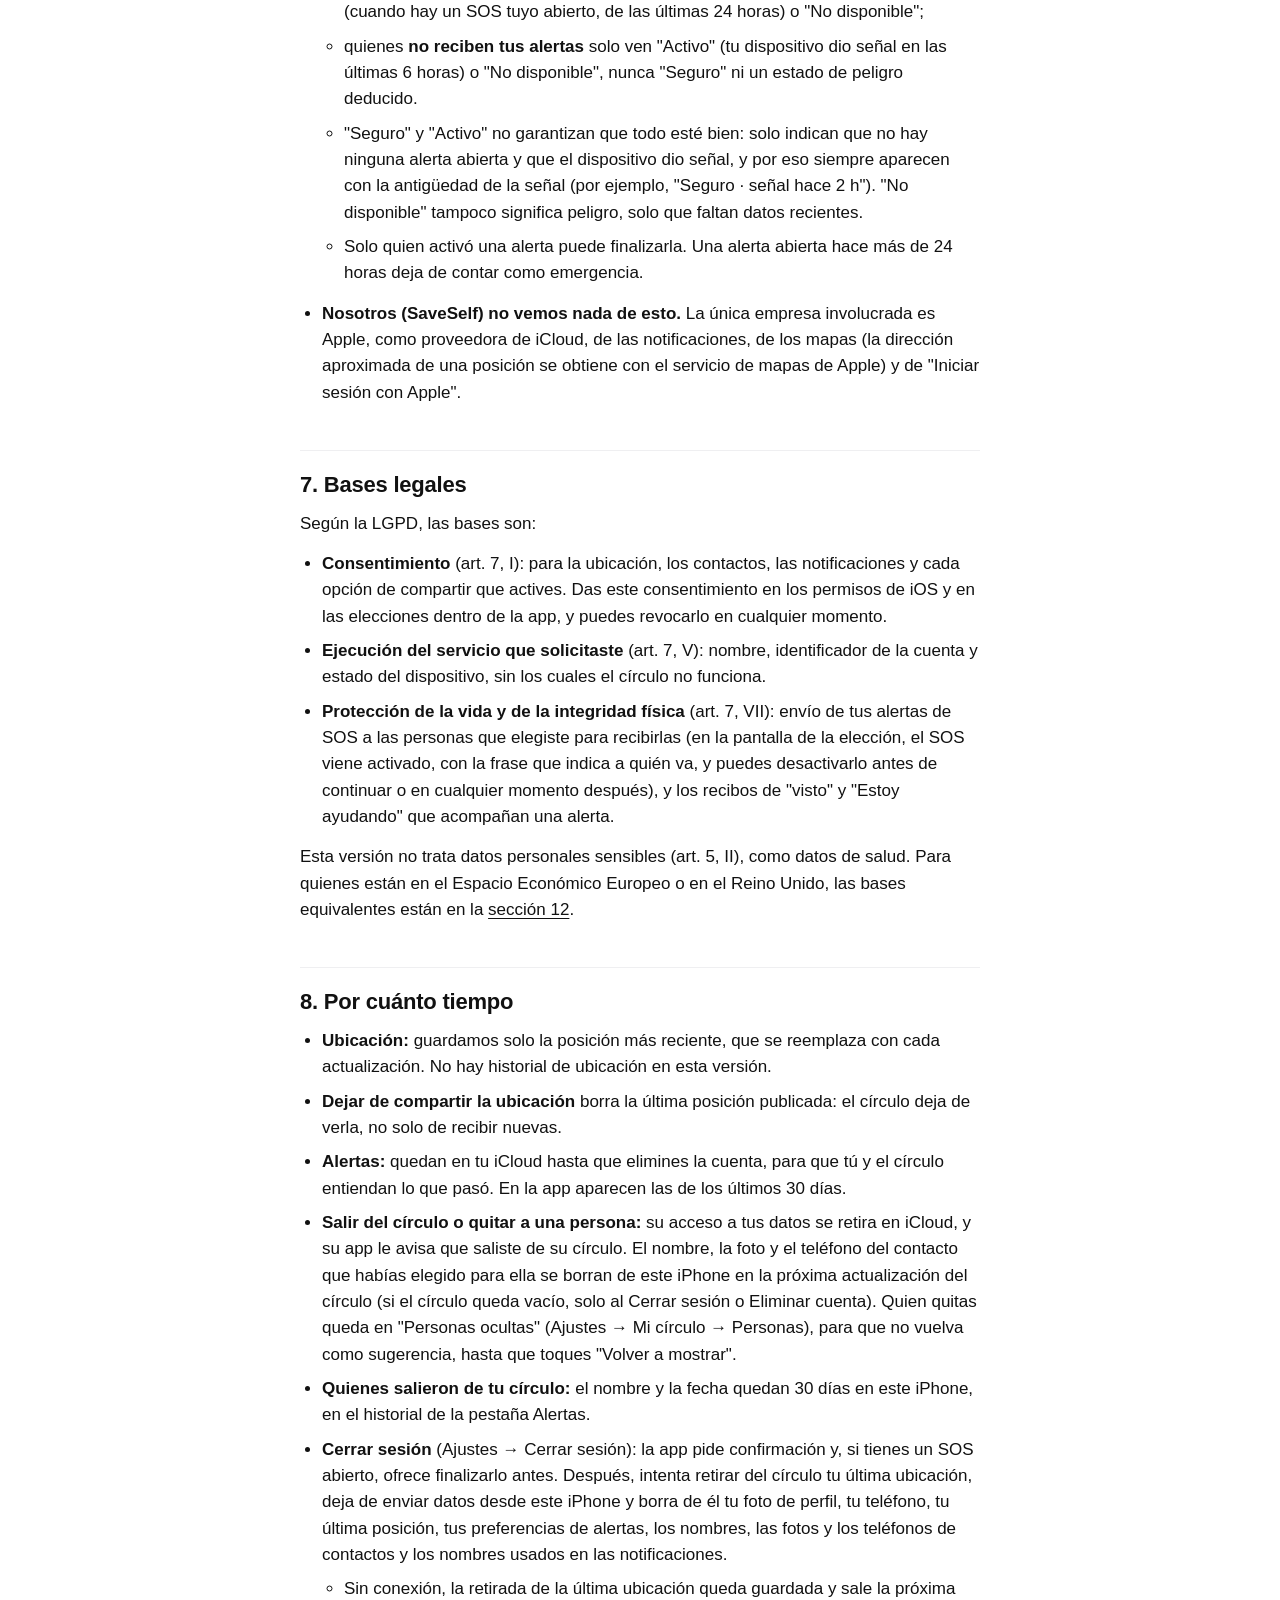
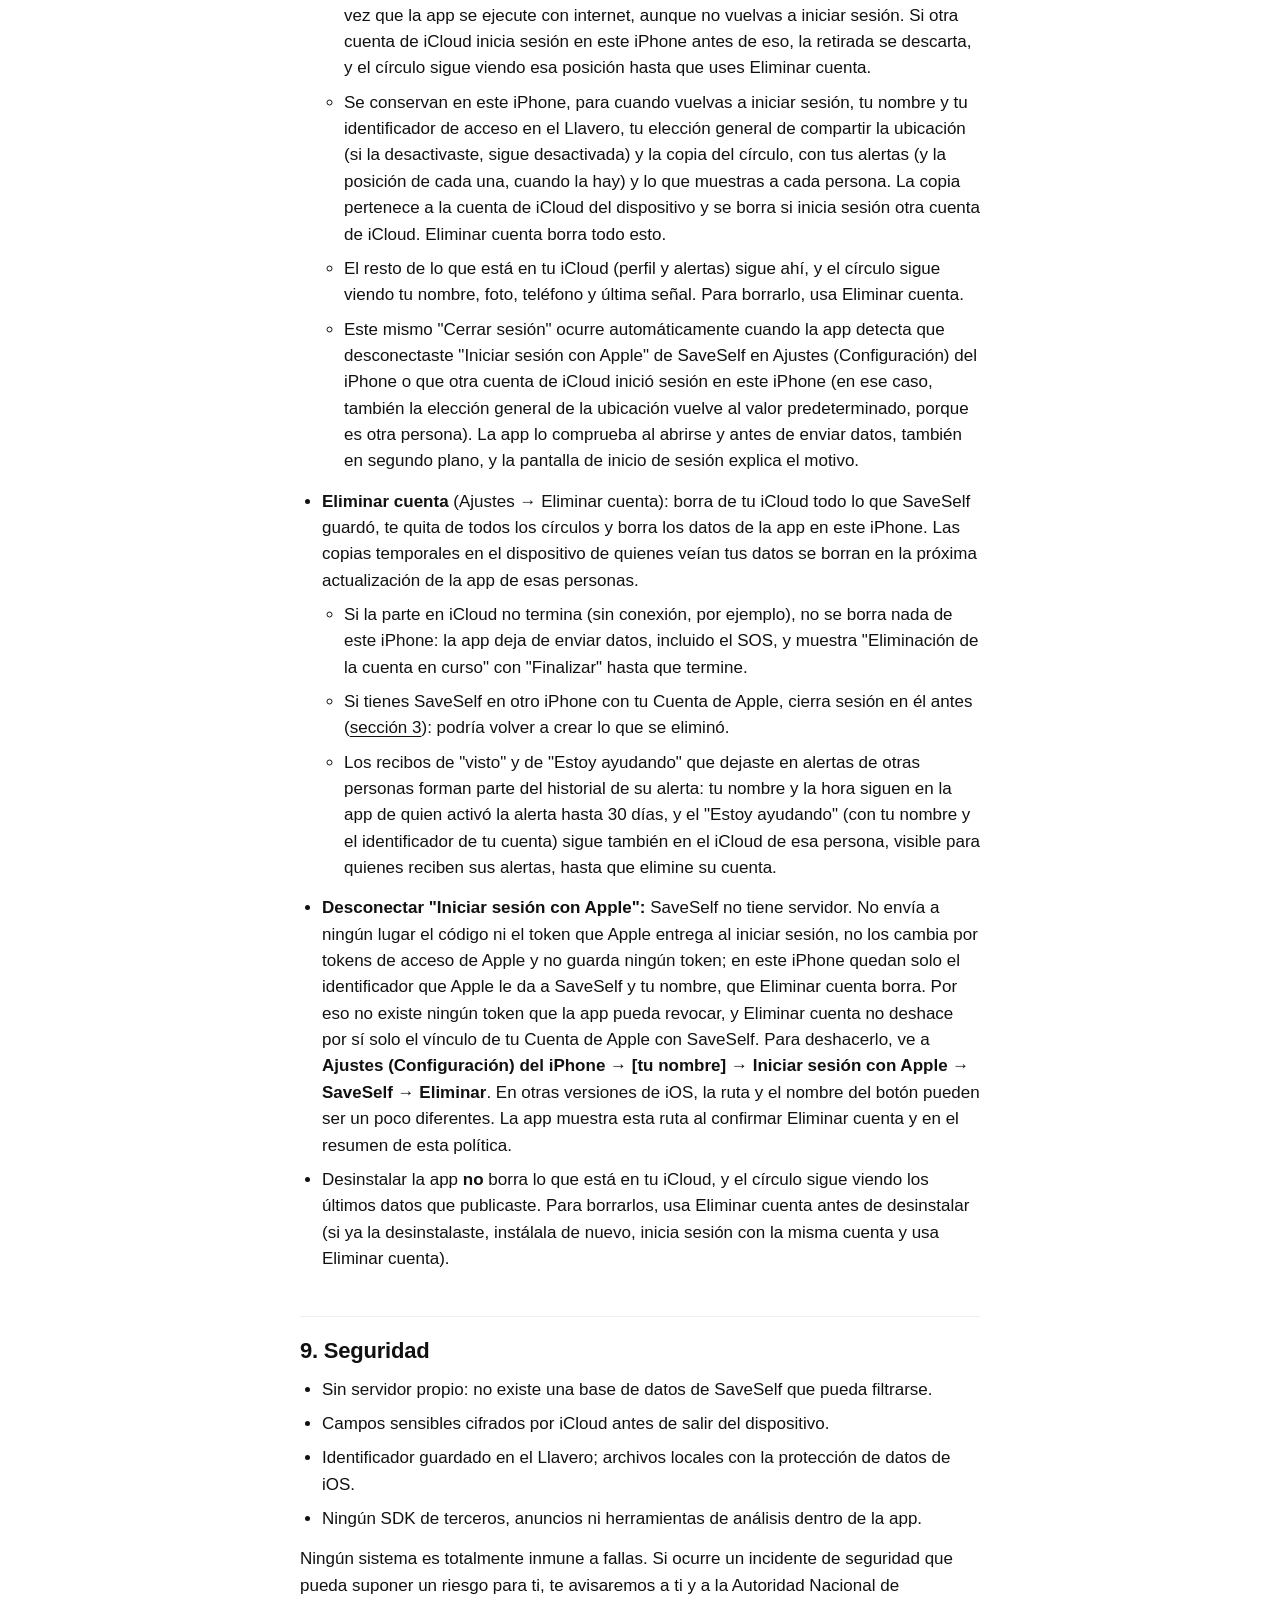
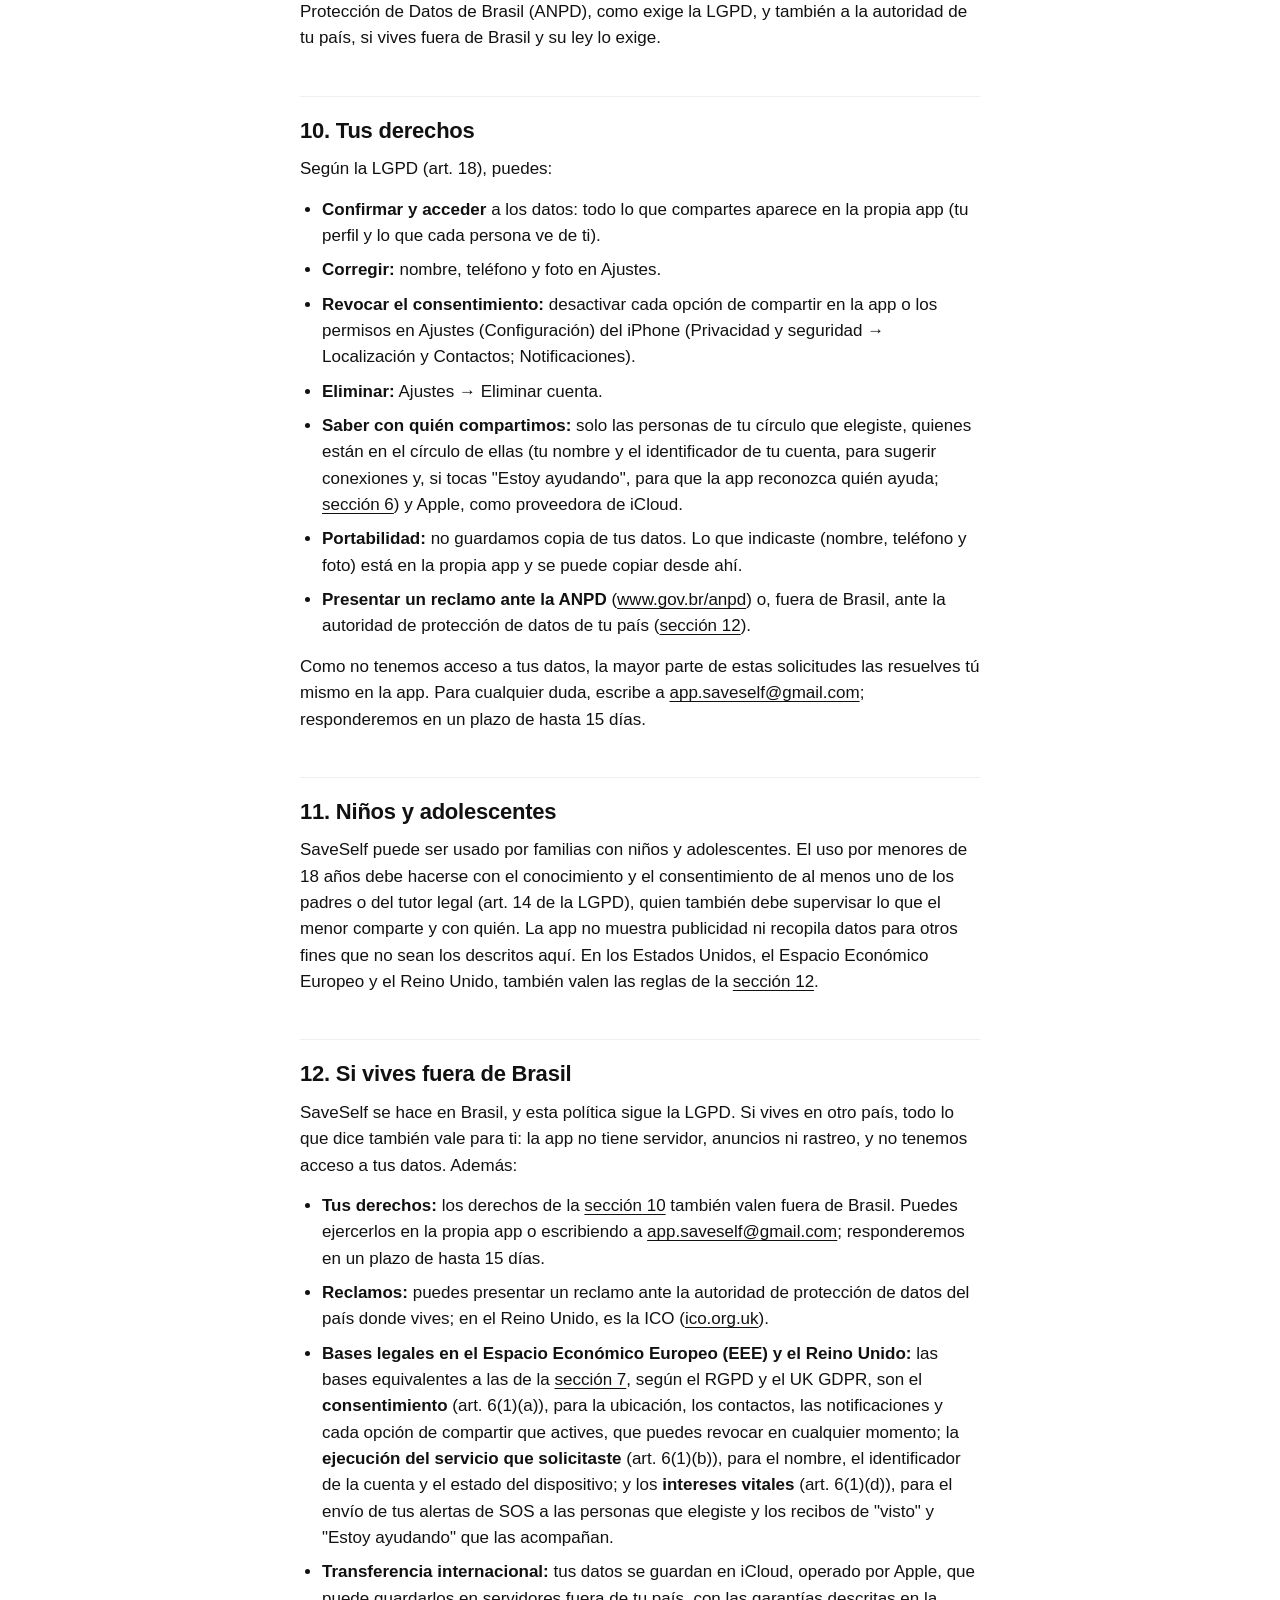
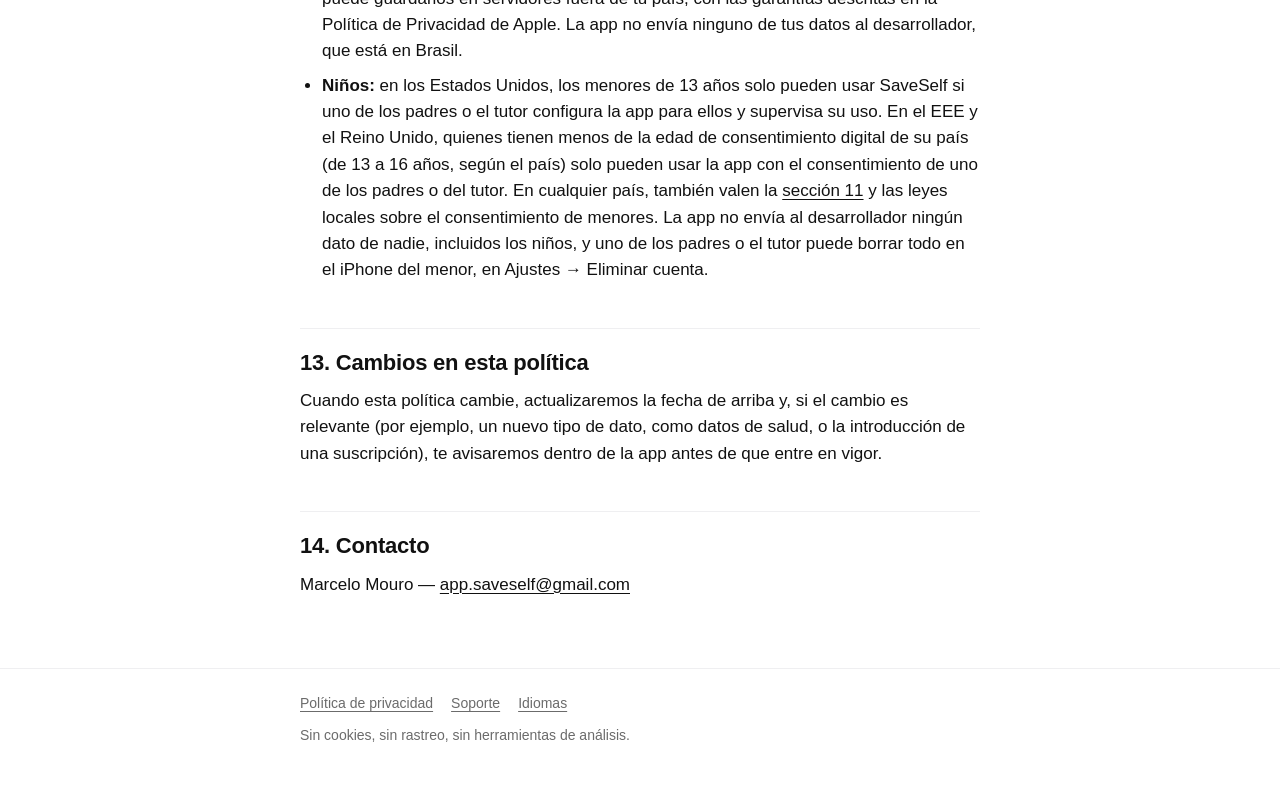
<file: es/privacidad.html>
<!doctype html>
<html lang="es">
<head>
<meta charset="utf-8">
<meta name="viewport" content="width=device-width, initial-scale=1">
<title>Política de Privacidad de SaveSelf</title>
<meta name="description" content="Qué datos usa SaveSelf, dónde se guardan (en tu iCloud), quién puede verlos, por cuánto tiempo y cómo controlas todo.">
<meta name="referrer" content="no-referrer">
<meta name="color-scheme" content="light">
<link rel="alternate" hreflang="pt-BR" href="../pt/privacidade.html">
<link rel="alternate" hreflang="en" href="../en/privacy.html">
<link rel="alternate" hreflang="es" href="privacidad.html">
<link rel="alternate" hreflang="x-default" href="../index.html">
<link rel="icon" href="data:image/svg+xml,%3Csvg xmlns='http://www.w3.org/2000/svg' viewBox='0 0 100 100'%3E%3Cpath fill='%23111111' fill-rule='evenodd' d='M50 92L74.87 54.78A30 30 0 1 0 25.13 54.78ZM62 38A12 12 0 1 0 38 38A12 12 0 1 0 62 38Z'/%3E%3Ccircle cx='50' cy='38' r='6' fill='%2324B35F'/%3E%3C/svg%3E">
<link rel="stylesheet" href="../style.css">
</head>
<body>
<header class="site-header">
  <div class="wrap">
    <a class="brand" href="../index.html"><svg viewBox="0 0 100 100" aria-hidden="true"><path fill="currentColor" fill-rule="evenodd" d="M50 92L74.87 54.78A30 30 0 1 0 25.13 54.78ZM62 38A12 12 0 1 0 38 38A12 12 0 1 0 62 38Z"/><circle cx="50" cy="38" r="6" fill="#24B35F"/></svg>SaveSelf</a>
    <nav aria-label="Idioma">
      <ul class="lang">
        <li><a href="../pt/privacidade.html" hreflang="pt-BR" lang="pt-BR">PT</a></li>
        <li><a href="../en/privacy.html" hreflang="en" lang="en">EN</a></li>
        <li><span aria-current="page" lang="es">ES</span></li>
      </ul>
    </nav>
  </div>
</header>

<main>
  <div class="wrap">
    <h1>Política de Privacidad de SaveSelf</h1>
    <p class="meta"><strong>Última actualización:</strong> 8 de octubre de 2026</p>

    <p>SaveSelf es una app de seguridad para familias y personas cercanas: cada persona elige qué comparte
    (ubicación y alertas de SOS) con quienes forman parte de su círculo.</p>

    <p>Esta política explica qué datos usa la app, dónde se guardan, quién puede verlos, por cuánto tiempo
    y cómo controlas todo esto, conforme a la Ley General de Protección de Datos de Brasil (LGPD — Ley
    n.º 13.709/2018). Si vives fuera de Brasil, consulta también la <a href="#s12">sección 12</a>.</p>

    <p class="muted">Esta es una traducción de la versión original en portugués (Brasil): <a href="../pt/privacidade.html" hreflang="pt-BR" lang="pt-BR">Política de Privacidade do SaveSelf</a>.</p>

    <nav class="toc" aria-label="Secciones">
      <p>En esta página</p>
      <ol>
        <li><a href="#s1">Resumen en lenguaje sencillo</a></li>
        <li><a href="#s2">Quién es el responsable</a></li>
        <li><a href="#s3">Dónde se guardan tus datos</a></li>
        <li><a href="#s4">Qué datos usamos y para qué</a></li>
        <li><a href="#s5">Datos de salud</a></li>
        <li><a href="#s6">Quién ve qué</a></li>
        <li><a href="#s7">Bases legales</a></li>
        <li><a href="#s8">Por cuánto tiempo</a></li>
        <li><a href="#s9">Seguridad</a></li>
        <li><a href="#s10">Tus derechos</a></li>
        <li><a href="#s11">Niños y adolescentes</a></li>
        <li><a href="#s12">Si vives fuera de Brasil</a></li>
        <li><a href="#s13">Cambios en esta política</a></li>
        <li><a href="#s14">Contacto</a></li>
      </ol>
    </nav>

    <h2 id="s1">1. Resumen en lenguaje sencillo</h2>
    <ul>
      <li><strong>No tenemos servidor.</strong> Lo que compartes se guarda <strong>en tu propio iCloud</strong> (los registros
        de la conexión con cada persona se guardan en el iCloud de quien creó la invitación;
        <a href="#s3">sección 3</a>), y no en computadoras de SaveSelf.</li>
      <li><strong>No vemos tus datos.</strong> No tenemos acceso a tu ubicación ni a tus alertas.</li>
      <li><strong>Tú decides quién ve qué</strong>, persona por persona: la ubicación y las alertas son elecciones
        separadas, y puedes cambiarlas o desactivarlas cuando quieras. Al conectarte con alguien, tu nombre,
        foto, teléfono y el estado de tu iPhone (batería, última señal y permiso de ubicación) ya son
        visibles para esa persona; la ubicación y el SOS, solo si están activados. En la pantalla de esa
        elección, el SOS viene activado y la ubicación viene desactivada (<a href="#s6">sección 6</a>).</li>
      <li><strong>Ningún dato de salud.</strong> Esta versión no accede a la app Salud ni a datos del Apple Watch y no
        envía nada de salud ni de actividad física a ningún lugar (<a href="#s5">sección 5</a>).</li>
      <li><strong>No pedimos tu correo electrónico.</strong> Para entrar, basta con "Continuar con Apple", que solo
        nos da el nombre (si Apple no lo envía, tú eliges el nombre que ve el círculo).</li>
      <li><strong>Sin anuncios, sin rastreo, sin venta de datos</strong> y sin herramientas de análisis de uso de
        terceros.</li>
      <li><strong>Puedes eliminar todo</strong> en Ajustes → Eliminar cuenta.</li>
    </ul>

    <h2 id="s2">2. Quién es el responsable</h2>
    <ul>
      <li><strong>Responsable del tratamiento:</strong> Marcelo Mouro (persona física), desarrollador de SaveSelf.</li>
      <li><strong>Delegado de protección de datos (DPO):</strong> Marcelo Mouro, <a href="mailto:app.saveself@gmail.com">app.saveself@gmail.com</a>.</li>
      <li><strong>Contacto para cualquier asunto de privacidad:</strong> <a href="mailto:app.saveself@gmail.com">app.saveself@gmail.com</a>.</li>
    </ul>

    <h2 id="s3">3. Dónde se guardan tus datos</h2>
    <p>SaveSelf usa <strong>iCloud (CloudKit), de Apple</strong>, como único lugar de almacenamiento en la nube:</p>
    <ul>
      <li>Tus datos se guardan en la <strong>base de datos privada de tu iCloud</strong>, dentro del espacio de SaveSelf.
        Cuentan en el almacenamiento de tu iCloud, no en servidores nuestros.</li>
      <li>Para mostrar algo a una persona de tu círculo, la app usa la función para compartir de iCloud
        (<code>CKShare</code>): solo las personas que elegiste reciben acceso de lectura a esa parte de los datos.</li>
      <li>Los registros de la conexión entre dos personas (nombre, identificador de la cuenta, lo que cada
        una permitió, las presentaciones y los recibos de "visto" y "Estoy ayudando") se guardan en una zona
        del iCloud de quien creó la invitación, compartida solo entre ustedes dos, y se borran cuando
        termina la conexión.</li>
      <li>Los campos más sensibles (ubicación, teléfono y foto) se guardan con el cifrado de campos de
        iCloud: se cifran en tu dispositivo antes de ir a la nube. Quedan con la protección estándar de
        iCloud el nombre, el estado del dispositivo, el estado de seguridad ("Seguro" o "Emergencia"), el
        tipo y la hora de las alertas (con la marca de que la alerta salió con posición, nunca la posición
        en sí), los recibos de "visto" y de "Estoy ayudando" (nombre, identificador de la cuenta y hora),
        la hora de cada ubicación y, en un SOS, hasta cuándo continúa la ubicación en vivo.</li>
      <li>Apple opera iCloud conforme a la Política de Privacidad de Apple. Los servidores de iCloud pueden
        estar fuera de Brasil o del país donde vives (transferencia internacional, art. 33 de la LGPD;
        fuera de Brasil, ver la <a href="#s12">sección 12</a>).</li>
    </ul>

    <p>En tu iPhone, la app también guarda:</p>
    <ul>
      <li>una copia temporal de lo que publicaste y de lo que el círculo compartió contigo, para abrir
        rápido, funcionar sin internet y reenviar lo que quedó pendiente (fuera del respaldo del
        iPhone);</li>
      <li>la última posición que publicaste (latitud, longitud y hora), en los ajustes internos de la app,
        para no volver a enviar la misma posición. Entra en el respaldo del iPhone y se borra cuando dejas
        de compartir la ubicación, al "Cerrar sesión" y al "Eliminar cuenta";</li>
      <li>tu nombre y tu identificador de acceso en el <strong>Llavero</strong> (Keychain) del iPhone;</li>
      <li>los nombres de las personas del círculo, como las ves en la app (con el nombre que tienes de la
        persona en Contactos, cuando lo hay), en un archivo interno fuera del respaldo del iPhone, para
        escribir las notificaciones de alerta incluso con el iPhone bloqueado, junto con el registro de qué
        alertas y avisos ya se mostraron (para no repetirlos);</li>
      <li>dentro de la copia temporal, la lista de quienes salieron de tu círculo en los últimos 30 días
        (nombre y fecha), para el historial de la pestaña Alertas, y la de quienes ocultaste o quitaste
        (nombre e identificador de la cuenta), para "Personas ocultas";</li>
      <li>la foto de perfil que elegiste, el teléfono que indicaste y tus elecciones de compartir;</li>
      <li>el <strong>nombre, la foto y el teléfono del contacto que elijas</strong> para una persona del círculo en el
        selector de contactos del iPhone: guardamos solo el nombre, la miniatura, el primer teléfono y el
        identificador del contacto, fuera del respaldo del iPhone. El teléfono sirve para "Llamar" y SMS
        cuando la persona no indicó el suyo. El selector no pide acceso a tus Contactos, así que esto
        ocurre incluso sin ese permiso. Con el acceso, el nombre, la foto y el teléfono guardados siguen
        los cambios que hagas en ese contacto;</li>
      <li>si <strong>permites el acceso a Contactos</strong>, la app también busca el nombre y la foto de cada persona
        del círculo por su teléfono. Solo quedan en la memoria mientras la app está abierta y no se
        guardan, salvo el nombre en el archivo interno de las notificaciones (punto anterior).</li>
    </ul>

    <p>Quienes tienes en Contactos aparecen en SaveSelf con el nombre que guardaste (por ejemplo, "Papá")
    y, debajo, el nombre que la propia persona eligió. Esto vale solo en tu iPhone: la persona y el resto
    del círculo siguen viendo el nombre que ella eligió. En el perfil de cada persona, "Desvincular
    contacto" vuelve al nombre y a la foto que ella eligió.</p>

    <p>Nada de esto sale de tu iPhone, salvo lo que ya se describe para iCloud y lo que entra en el
    respaldo de tu propio iPhone (en una computadora o en el respaldo de iCloud, si lo usas). "Eliminar
    cuenta" borra todos estos datos de este iPhone, y "Cerrar sesión" borra parte de ellos
    (<a href="#s8">sección 8</a>).</p>

    <p><strong>Un iPhone por Cuenta de Apple.</strong> En esta versión, usa SaveSelf en un solo iPhone por Cuenta de
    Apple. Dos iPhone con la misma cuenta guardan datos en el mismo espacio de tu iCloud: la ubicación,
    el perfil y las elecciones de uno pueden reemplazar las del otro, y uno de ellos puede volver a crear
    datos que eliminaste en el otro. Antes de "Eliminar cuenta", cierra sesión en SaveSelf (o desinstala
    la app) en los demás iPhone con la misma cuenta.</p>

    <h2 id="s4">4. Qué datos usamos y para qué</h2>
    <div class="table-wrap">
      <table>
        <thead>
          <tr><th scope="col">Dato</th><th scope="col">Cuándo</th><th scope="col">Para qué</th><th scope="col">Quién puede verlo</th></tr>
        </thead>
        <tbody>
          <tr>
            <td data-label="Dato"><strong>Nombre</strong></td>
            <td data-label="Cuándo">Siempre</td>
            <td data-label="Para qué">Identificarte en el círculo y sugerir conexiones (<a href="#s6">sección 6</a>). Viene de "Continuar con Apple" o, si Apple no lo envía, lo eliges tú en la configuración; se puede cambiar en Ajustes → Nombre en el círculo</td>
            <td data-label="Quién puede verlo">Todas las personas de tu círculo y, como sugerencia de conexión, quienes están en el círculo de alguien de tu círculo (la conexión solo ocurre si aceptas)</td>
          </tr>
          <tr>
            <td data-label="Dato"><strong>Identificador de la cuenta</strong> (Apple e iCloud)</td>
            <td data-label="Cuándo">Siempre</td>
            <td data-label="Para qué">Conectarte con las personas del círculo, sugerir conexiones y mantener la sesión</td>
            <td data-label="Quién puede verlo">No aparece en pantalla; el de iCloud va a los dispositivos de tu círculo y de quienes están en el círculo de ellos, para sugerir conexiones</td>
          </tr>
          <tr>
            <td data-label="Dato"><strong>Teléfono</strong> (opcional)</td>
            <td data-label="Cuándo">Si lo indicas (la configuración lo pregunta, y se puede omitir)</td>
            <td data-label="Para qué">Permitir que el círculo te llame o te envíe SMS, por ejemplo en una alerta</td>
            <td data-label="Quién puede verlo">Todas las personas de tu círculo</td>
          </tr>
          <tr>
            <td data-label="Dato"><strong>Foto de perfil</strong> (opcional)</td>
            <td data-label="Cuándo">Si eliges una</td>
            <td data-label="Para qué">Aparecer en el círculo (puede ser un Memoji guardado en Fotos). Va cifrada a tu iCloud y solo se envía de nuevo cuando la cambias</td>
            <td data-label="Quién puede verlo">Todas las personas de tu círculo</td>
          </tr>
          <tr>
            <td data-label="Dato"><strong>Ubicación</strong></td>
            <td data-label="Cuándo">Si la permites y la activas</td>
            <td data-label="Para qué">Mostrar tu posición más reciente, con precisión, hora y dirección aproximada; durante un SOS, actualización continua durante 60 minutos, que puedes extender ("Continuar en vivo"), con la hora hasta la que continúa ("en vivo hasta…"). Si desactivas la "Ubicación exacta" de SaveSelf en Ajustes (Configuración) del iPhone, solo se envía la posición aproximada, salvo durante un SOS: entonces la app le pide al iOS la ubicación exacta temporal, y tú decides en ese mismo aviso</td>
            <td data-label="Quién puede verlo">Solo quienes autorizaste a ver tu ubicación</td>
          </tr>
          <tr>
            <td data-label="Dato"><strong>Estado del dispositivo</strong></td>
            <td data-label="Cuándo">Siempre que la app se actualiza</td>
            <td data-label="Para qué">Nivel de batería y si se está cargando, tipo de dispositivo, el permiso de ubicación de SaveSelf ("Siempre", "Mientras se usa la app" o desactivado; a quienes ven tu ubicación se les avisa, por ejemplo, de que "Solo se actualiza con la app abierta") y última señal, para que el círculo sepa si tienes señal</td>
            <td data-label="Quién puede verlo">Todas las personas de tu círculo</td>
          </tr>
          <tr>
            <td data-label="Dato"><strong>Alertas de SOS</strong></td>
            <td data-label="Cuándo">Cuando activas un SOS</td>
            <td data-label="Para qué">Avisar al círculo con la hora (la ubicación no va en la alerta: quienes dejas ver tu ubicación siguen tu posición, en vivo durante el SOS) y mostrarte quién ya la vio ("Visto por…") y quién está ayudando</td>
            <td data-label="Quién puede verlo">Solo quienes autorizaste a recibir tus alertas</td>
          </tr>
          <tr>
            <td data-label="Dato"><strong>Recibos de alerta</strong> ("visto" y "Estoy ayudando")</td>
            <td data-label="Cuándo">Cuando abres una alerta que recibiste (desde la notificación, desde la pestaña Alertas, o al abrir el perfil de la persona o su tarjeta en el Mapa mientras la alerta está abierta) o tocas "Estoy ayudando"</td>
            <td data-label="Para qué">Mostrar a quien pidió ayuda que la viste (tu nombre y la hora) y que estás ayudando. Quien pidió ayuda reenvía "&lt;tu nombre&gt; está ayudando" a las otras personas que reciben sus alertas, para que sepan que alguien ya se está ocupando</td>
            <td data-label="Quién puede verlo">Quien activó la alerta; en el caso de "Estoy ayudando", también quienes reciben las alertas de esa persona, aunque no estén conectados contigo</td>
          </tr>
          <tr>
            <td data-label="Dato"><strong>Nombres, fotos y teléfonos de contactos</strong> (opcional)</td>
            <td data-label="Cuándo">Si eliges un contacto para alguien del círculo o permites el acceso a Contactos</td>
            <td data-label="Para qué">Mostrar, en la app y en las notificaciones, el nombre y la foto que ya tienes de cada persona del círculo; usar el teléfono del contacto elegido para "Llamar" y SMS cuando la persona no indicó el suyo (ver <a href="#s3">sección 3</a>)</td>
            <td data-label="Quién puede verlo">Nadie: todo ocurre en tu iPhone y nada sale de él</td>
          </tr>
          <tr>
            <td data-label="Dato"><strong>Contacto que invitas</strong> (nombre y teléfono o correo electrónico)</td>
            <td data-label="Cuándo">Si invitas a alguien eligiendo un contacto</td>
            <td data-label="Para qué">El teléfono o el correo electrónico va al iCloud de Apple solo para encontrar la cuenta de iCloud de la persona y crear la invitación; el nombre queda en tu iPhone para mostrar la invitación</td>
            <td data-label="Quién puede verlo">Apple (iCloud) y la persona invitada, que recibe la invitación</td>
          </tr>
        </tbody>
      </table>
    </div>

    <p>SaveSelf <strong>no pide ni recibe tu correo electrónico</strong>.</p>

    <p><strong>SMS de emergencia:</strong> en la pantalla del SOS, "Enviar SMS" abre la app Mensajes con un texto
    listo para la persona que elijas (de tu círculo o un contacto que elijas) con tu última posición,
    cuando el iPhone tenga una, y su hora (enlace de Mapas de Apple), aunque no compartas tu ubicación
    con esa persona en SaveSelf. El mensaje solo sale si tocas enviar en Mensajes, por tu operadora o
    por iMessage; no pasa por SaveSelf ni por el iCloud de la app.</p>

    <p><strong>Notificaciones:</strong> el SOS y el aviso de que una alerta se finalizó llegan por notificación de
    iCloud con un texto genérico; el nombre de la persona se agrega en tu iPhone, a partir de los datos
    que ella ya comparte contigo (si la notificación de iCloud no llega, la app crea el mismo aviso cuando
    actualiza el círculo). Los demás avisos los crea la propia app en tu iPhone, a partir de lo que ya
    recibió del círculo, sin enviar nada a nadie: alguien se unió a tu círculo y espera tu elección,
    alguien pidió conectarse contigo, alguien salió de tu círculo y, durante tu SOS, el recordatorio de
    que tu ubicación en vivo va a terminar. La notificación de prueba que pides en Ajustes →
    Notificaciones también se crea solo en tu iPhone. SaveSelf no envía notificaciones de publicidad.</p>

    <p>Apple <strong>no</strong> le entrega a SaveSelf la foto ni el Memoji de tu Cuenta de Apple. Por eso la foto que
    ve el círculo es la que elijas en la propia app; sin ella, cada persona ve la foto que tenga de ti en
    sus contactos o tus iniciales. Del mismo modo, quien te tiene en Contactos puede verte con el nombre
    que guardó (por ejemplo, "Mamá"), solo en su iPhone.</p>

    <p><strong>Modo de demostración:</strong> usa personas y datos ficticios generados en el propio dispositivo. No se
    envía ni se comparte nada (ni siquiera un SOS activado durante la demostración), y termina cuando
    sales de ella o cierras la app.</p>

    <h2 id="s5">5. Datos de salud</h2>
    <ul>
      <li>Esta versión de SaveSelf <strong>no recopila, no guarda y no comparte datos de salud</strong>. La app no pide
        acceso a la app Salud (HealthKit), no lee datos del Apple Watch (como frecuencia cardíaca, caídas,
        sueño, actividad o entrenamientos) y no envía nada de esto a iCloud ni a nadie del círculo.</li>
      <li>Las alertas de esta versión son solo las de <strong>SOS</strong>, que activas tú. La app no genera alertas
        automáticas a partir de datos de salud.</li>
      <li>Una función de salud <strong>podrá existir en el futuro</strong>, como opción. Si existe, solo funcionará con
        tu consentimiento específico y destacado, dado en el propio iPhone y, por separado, para cada
        persona con la que quieras compartir; los datos de salud <strong>no se guardarán en iCloud</strong>, sino en un
        servicio propio, con una protección que se describirá aquí antes. Esta política se actualizará y se
        te avisará dentro de la app antes de que la función entre en vigor (<a href="#s13">sección 13</a>).</li>
    </ul>

    <h2 id="s6">6. Quién ve qué</h2>
    <ul>
      <li>Compartir es <strong>siempre en un solo sentido y por persona</strong>: que tú veas la ubicación de alguien no
        le da a esa persona acceso a la tuya, y viceversa.</li>
      <li>Al conectarte con alguien, eliges, para esa persona, si ve tu <strong>ubicación</strong> y si recibe tus
        <strong>alertas</strong>. El nombre, la foto, el teléfono y el estado del dispositivo los ve todo el círculo
        desde la conexión, sin necesidad de activar nada, y la pantalla de la elección lo indica.</li>
      <li><strong>En la pantalla de la elección, "Alertas (SOS)" viene activado y "Ubicación" viene
        desactivada</strong>, porque avisar a quienes elegiste en una emergencia es el motivo principal del
        círculo. Antes de que continúes, la pantalla indica a quién llegará tu SOS, y puedes desactivarlo
        ahí mismo. Si dejas todo desactivado ("Elegir después"), no se comparte nada más allá del perfil, y
        la app sigue recordándote que la elección está pendiente y avisa en Inicio cuando nadie recibe tu
        SOS. Puedes cambiarlo en cualquier momento en Ajustes → Privacidad y en el perfil de cada
        persona.</li>
      <li>Al activar la ubicación para alguien, la app explica el permiso "Siempre" y muestra la solicitud
        de iOS; puedes mantener "Mientras se usa la app".</li>
      <li>Quienes reciben tus alertas pero no ven tu ubicación reciben el SOS solo con la hora, sin ninguna
        posición.</li>
      <li><strong>Quién está ayudando:</strong> si tocas "Estoy ayudando" en una alerta de alguien, tu nombre, el
        identificador de tu cuenta (para que la app te reconozca) y la hora van a esa persona y, a través de
        ella, a las otras personas que reciben sus alertas, incluso las que no están conectadas contigo. Del
        mismo modo, cuando activas el SOS, quienes reciben tus alertas ven quién te está ayudando.</li>
      <li><strong>Sugerencias de conexión:</strong> quienes están en el círculo de alguien de tu círculo pueden ver tu
        nombre y reciben el identificador de tu cuenta, solo para que la app sugiera que se conecten. La
        conexión solo ocurre si aceptas la solicitud. Si pides conectarte con alguien sugerido, la solicitud
        (con tu nombre) se reenvía automáticamente a través de la app de quien los tiene a ambos en su
        círculo. Rechazar una solicitud o ignorar una sugerencia no avisa a la otra persona, y se puede
        deshacer en "Personas ocultas".</li>
      <li><strong>El estado que el círculo ve de ti:</strong>
        <ul>
          <li>quienes <strong>reciben tus alertas</strong> ven "Seguro" (ninguna alerta tuya abierta en las últimas 24 horas
            y señal del dispositivo en las últimas 6 horas), "Emergencia" (cuando hay un SOS tuyo abierto, de
            las últimas 24 horas) o "No disponible";</li>
          <li>quienes <strong>no reciben tus alertas</strong> solo ven "Activo" (tu dispositivo dio señal en las últimas 6
            horas) o "No disponible", nunca "Seguro" ni un estado de peligro deducido.</li>
          <li>"Seguro" y "Activo" no garantizan que todo esté bien: solo indican que no hay ninguna alerta
            abierta y que el dispositivo dio señal, y por eso siempre aparecen con la antigüedad de la señal
            (por ejemplo, "Seguro · señal hace 2 h"). "No disponible" tampoco significa peligro, solo que
            faltan datos recientes.</li>
          <li>Solo quien activó una alerta puede finalizarla. Una alerta abierta hace más de 24 horas deja de
            contar como emergencia.</li>
        </ul>
      </li>
      <li><strong>Nosotros (SaveSelf) no vemos nada de esto.</strong> La única empresa involucrada es Apple, como
        proveedora de iCloud, de las notificaciones, de los mapas (la dirección aproximada de una posición se
        obtiene con el servicio de mapas de Apple) y de "Iniciar sesión con Apple".</li>
    </ul>

    <h2 id="s7">7. Bases legales</h2>
    <p>Según la LGPD, las bases son:</p>
    <ul>
      <li><strong>Consentimiento</strong> (art. 7, I): para la ubicación, los contactos, las notificaciones y cada opción
        de compartir que actives. Das este consentimiento en los permisos de iOS y en las elecciones dentro
        de la app, y puedes revocarlo en cualquier momento.</li>
      <li><strong>Ejecución del servicio que solicitaste</strong> (art. 7, V): nombre, identificador de la cuenta y estado
        del dispositivo, sin los cuales el círculo no funciona.</li>
      <li><strong>Protección de la vida y de la integridad física</strong> (art. 7, VII): envío de tus alertas de SOS a
        las personas que elegiste para recibirlas (en la pantalla de la elección, el SOS viene activado, con
        la frase que indica a quién va, y puedes desactivarlo antes de continuar o en cualquier momento
        después), y los recibos de "visto" y "Estoy ayudando" que acompañan una alerta.</li>
    </ul>
    <p>Esta versión no trata datos personales sensibles (art. 5, II), como datos de salud. Para quienes
    están en el Espacio Económico Europeo o en el Reino Unido, las bases equivalentes están en la
    <a href="#s12">sección 12</a>.</p>

    <h2 id="s8">8. Por cuánto tiempo</h2>
    <ul>
      <li><strong>Ubicación:</strong> guardamos solo la posición más reciente, que se reemplaza con cada actualización.
        No hay historial de ubicación en esta versión.</li>
      <li><strong>Dejar de compartir la ubicación</strong> borra la última posición publicada: el círculo deja de verla,
        no solo de recibir nuevas.</li>
      <li><strong>Alertas:</strong> quedan en tu iCloud hasta que elimines la cuenta, para que tú y el círculo entiendan
        lo que pasó. En la app aparecen las de los últimos 30 días.</li>
      <li><strong>Salir del círculo o quitar a una persona:</strong> su acceso a tus datos se retira en iCloud, y su app
        le avisa que saliste de su círculo. El nombre, la foto y el teléfono del contacto que habías elegido
        para ella se borran de este iPhone en la próxima actualización del círculo (si el círculo queda
        vacío, solo al Cerrar sesión o Eliminar cuenta). Quien quitas queda en "Personas ocultas" (Ajustes →
        Mi círculo → Personas), para que no vuelva como sugerencia, hasta que toques "Volver a mostrar".</li>
      <li><strong>Quienes salieron de tu círculo:</strong> el nombre y la fecha quedan 30 días en este iPhone, en el
        historial de la pestaña Alertas.</li>
      <li><strong>Cerrar sesión</strong> (Ajustes → Cerrar sesión): la app pide confirmación y, si tienes un SOS abierto,
        ofrece finalizarlo antes. Después, intenta retirar del círculo tu última ubicación, deja de enviar
        datos desde este iPhone y borra de él tu foto de perfil, tu teléfono, tu última posición, tus
        preferencias de alertas, los nombres, las fotos y los teléfonos de contactos y los nombres usados en
        las notificaciones.
        <ul>
          <li>Sin conexión, la retirada de la última ubicación queda guardada y sale la próxima vez que la app
            se ejecute con internet, aunque no vuelvas a iniciar sesión. Si otra cuenta de iCloud inicia
            sesión en este iPhone antes de eso, la retirada se descarta, y el círculo sigue viendo esa
            posición hasta que uses Eliminar cuenta.</li>
          <li>Se conservan en este iPhone, para cuando vuelvas a iniciar sesión, tu nombre y tu identificador
            de acceso en el Llavero, tu elección general de compartir la ubicación (si la desactivaste, sigue
            desactivada) y la copia del círculo, con tus alertas (y la posición de cada una, cuando la hay) y
            lo que muestras a cada persona. La copia pertenece a la cuenta de iCloud del dispositivo y se
            borra si inicia sesión otra cuenta de iCloud. Eliminar cuenta borra todo esto.</li>
          <li>El resto de lo que está en tu iCloud (perfil y alertas) sigue ahí, y el círculo sigue viendo tu
            nombre, foto, teléfono y última señal. Para borrarlo, usa Eliminar cuenta.</li>
          <li>Este mismo "Cerrar sesión" ocurre automáticamente cuando la app detecta que desconectaste
            "Iniciar sesión con Apple" de SaveSelf en Ajustes (Configuración) del iPhone o que otra cuenta de iCloud
            inició sesión en este iPhone (en ese caso, también la elección general de la ubicación vuelve al
            valor predeterminado, porque es otra persona). La app lo comprueba al abrirse y antes de enviar
            datos, también en segundo plano, y la pantalla de inicio de sesión explica el motivo.</li>
        </ul>
      </li>
      <li><strong>Eliminar cuenta</strong> (Ajustes → Eliminar cuenta): borra de tu iCloud todo lo que SaveSelf guardó, te
        quita de todos los círculos y borra los datos de la app en este iPhone. Las copias temporales en el
        dispositivo de quienes veían tus datos se borran en la próxima actualización de la app de esas
        personas.
        <ul>
          <li>Si la parte en iCloud no termina (sin conexión, por ejemplo), no se borra nada de este iPhone:
            la app deja de enviar datos, incluido el SOS, y muestra "Eliminación de la cuenta en curso" con
            "Finalizar" hasta que termine.</li>
          <li>Si tienes SaveSelf en otro iPhone con tu Cuenta de Apple, cierra sesión en él antes
            (<a href="#s3">sección 3</a>): podría volver a crear lo que se eliminó.</li>
          <li>Los recibos de "visto" y de "Estoy ayudando" que dejaste en alertas de otras personas forman
            parte del historial de su alerta: tu nombre y la hora siguen en la app de quien activó la alerta
            hasta 30 días, y el "Estoy ayudando" (con tu nombre y el identificador de tu cuenta) sigue
            también en el iCloud de esa persona, visible para quienes reciben sus alertas, hasta que elimine
            su cuenta.</li>
        </ul>
      </li>
      <li><strong>Desconectar "Iniciar sesión con Apple":</strong> SaveSelf no tiene servidor. No envía a ningún lugar el
        código ni el token que Apple entrega al iniciar sesión, no los cambia por tokens de acceso de Apple y
        no guarda ningún token; en este iPhone quedan solo el identificador que Apple le da a SaveSelf y tu
        nombre, que Eliminar cuenta borra. Por eso no existe ningún token que la app pueda revocar, y
        Eliminar cuenta no deshace por sí solo el vínculo de tu Cuenta de Apple con SaveSelf. Para
        deshacerlo, ve a <strong>Ajustes (Configuración) del iPhone → [tu nombre] → Iniciar sesión con Apple → SaveSelf →
        Eliminar</strong>. En otras versiones de iOS, la ruta y el nombre del botón pueden ser un poco
        diferentes. La app muestra esta ruta al confirmar Eliminar cuenta y en el resumen de esta
        política.</li>
      <li>Desinstalar la app <strong>no</strong> borra lo que está en tu iCloud, y el círculo sigue viendo los últimos
        datos que publicaste. Para borrarlos, usa Eliminar cuenta antes de desinstalar (si ya la
        desinstalaste, instálala de nuevo, inicia sesión con la misma cuenta y usa Eliminar cuenta).</li>
    </ul>

    <h2 id="s9">9. Seguridad</h2>
    <ul>
      <li>Sin servidor propio: no existe una base de datos de SaveSelf que pueda filtrarse.</li>
      <li>Campos sensibles cifrados por iCloud antes de salir del dispositivo.</li>
      <li>Identificador guardado en el Llavero; archivos locales con la protección de datos de iOS.</li>
      <li>Ningún SDK de terceros, anuncios ni herramientas de análisis dentro de la app.</li>
    </ul>
    <p>Ningún sistema es totalmente inmune a fallas. Si ocurre un incidente de seguridad que pueda suponer
    un riesgo para ti, te avisaremos a ti y a la Autoridad Nacional de Protección de Datos de Brasil
    (ANPD), como exige la LGPD, y también a la autoridad de tu país, si vives fuera de Brasil y su ley
    lo exige.</p>

    <h2 id="s10">10. Tus derechos</h2>
    <p>Según la LGPD (art. 18), puedes:</p>
    <ul>
      <li><strong>Confirmar y acceder</strong> a los datos: todo lo que compartes aparece en la propia app (tu perfil y
        lo que cada persona ve de ti).</li>
      <li><strong>Corregir:</strong> nombre, teléfono y foto en Ajustes.</li>
      <li><strong>Revocar el consentimiento:</strong> desactivar cada opción de compartir en la app o los permisos en
        Ajustes (Configuración) del iPhone (Privacidad y seguridad → Localización y Contactos; Notificaciones).</li>
      <li><strong>Eliminar:</strong> Ajustes → Eliminar cuenta.</li>
      <li><strong>Saber con quién compartimos:</strong> solo las personas de tu círculo que elegiste, quienes están en el
        círculo de ellas (tu nombre y el identificador de tu cuenta, para sugerir conexiones y, si tocas
        "Estoy ayudando", para que la app reconozca quién ayuda; <a href="#s6">sección 6</a>) y Apple, como
        proveedora de iCloud.</li>
      <li><strong>Portabilidad:</strong> no guardamos copia de tus datos. Lo que indicaste (nombre, teléfono y foto) está
        en la propia app y se puede copiar desde ahí.</li>
      <li><strong>Presentar un reclamo ante la ANPD</strong> (<a href="https://www.gov.br/anpd" rel="noopener noreferrer">www.gov.br/anpd</a>) o, fuera de Brasil, ante la autoridad de
        protección de datos de tu país (<a href="#s12">sección 12</a>).</li>
    </ul>
    <p>Como no tenemos acceso a tus datos, la mayor parte de estas solicitudes las resuelves tú mismo en la
    app. Para cualquier duda, escribe a <a href="mailto:app.saveself@gmail.com">app.saveself@gmail.com</a>; responderemos en un plazo de hasta 15 días.</p>

    <h2 id="s11">11. Niños y adolescentes</h2>
    <p>SaveSelf puede ser usado por familias con niños y adolescentes. El uso por menores de 18 años debe
    hacerse con el conocimiento y el consentimiento de al menos uno de los padres o del tutor legal
    (art. 14 de la LGPD), quien también debe supervisar lo que el menor comparte y con quién. La
    app no muestra publicidad ni recopila datos para otros fines que no sean los descritos aquí. En los
    Estados Unidos, el Espacio Económico Europeo y el Reino Unido, también valen las reglas de la
    <a href="#s12">sección 12</a>.</p>

    <h2 id="s12">12. Si vives fuera de Brasil</h2>
    <p>SaveSelf se hace en Brasil, y esta política sigue la LGPD. Si vives en otro país, todo lo que dice
    también vale para ti: la app no tiene servidor, anuncios ni rastreo, y no tenemos acceso a tus
    datos. Además:</p>
    <ul>
      <li><strong>Tus derechos:</strong> los derechos de la <a href="#s10">sección 10</a> también valen fuera de Brasil. Puedes
        ejercerlos en la propia app o escribiendo a <a href="mailto:app.saveself@gmail.com">app.saveself@gmail.com</a>; responderemos en un plazo de
        hasta 15 días.</li>
      <li><strong>Reclamos:</strong> puedes presentar un reclamo ante la autoridad de protección de datos del país
        donde vives; en el Reino Unido, es la ICO (<a href="https://ico.org.uk" rel="noopener noreferrer">ico.org.uk</a>).</li>
      <li><strong>Bases legales en el Espacio Económico Europeo (EEE) y el Reino Unido:</strong> las bases
        equivalentes a las de la <a href="#s7">sección 7</a>, según el RGPD y el UK GDPR, son el <strong>consentimiento</strong>
        (art. 6(1)(a)), para la ubicación, los contactos, las notificaciones y cada opción de compartir que
        actives, que puedes revocar en cualquier momento; la <strong>ejecución del servicio que solicitaste</strong>
        (art. 6(1)(b)), para el nombre, el identificador de la cuenta y el estado del dispositivo; y los
        <strong>intereses vitales</strong> (art. 6(1)(d)), para el envío de tus alertas de SOS a las personas que
        elegiste y los recibos de "visto" y "Estoy ayudando" que las acompañan.</li>
      <li><strong>Transferencia internacional:</strong> tus datos se guardan en iCloud, operado por Apple, que puede
        guardarlos en servidores fuera de tu país, con las garantías descritas en la Política de Privacidad
        de Apple. La app no envía ninguno de tus datos al desarrollador, que está en Brasil.</li>
      <li><strong>Niños:</strong> en los Estados Unidos, los menores de 13 años solo pueden usar SaveSelf si uno de los
        padres o el tutor configura la app para ellos y supervisa su uso. En el EEE y el Reino Unido,
        quienes tienen menos de la edad de consentimiento digital de su país (de 13 a 16 años, según el
        país) solo pueden usar la app con el consentimiento de uno de los padres o del tutor. En cualquier
        país, también valen la <a href="#s11">sección 11</a> y las leyes locales sobre el consentimiento de menores. La app
        no envía al desarrollador ningún dato de nadie, incluidos los niños, y uno de los padres o el tutor
        puede borrar todo en el iPhone del menor, en Ajustes → Eliminar cuenta.</li>
    </ul>

    <h2 id="s13">13. Cambios en esta política</h2>
    <p>Cuando esta política cambie, actualizaremos la fecha de arriba y, si el cambio es relevante (por
    ejemplo, un nuevo tipo de dato, como datos de salud, o la introducción de una suscripción), te
    avisaremos dentro de la app antes de que entre en vigor.</p>

    <h2 id="s14">14. Contacto</h2>
    <p>Marcelo Mouro — <a href="mailto:app.saveself@gmail.com">app.saveself@gmail.com</a></p>
  </div>
</main>

<footer class="site-footer">
  <div class="wrap">
    <ul>
      <li><a href="privacidad.html" aria-current="page">Política de privacidad</a></li>
      <li><a href="soporte.html">Soporte</a></li>
      <li><a href="../index.html">Idiomas</a></li>
    </ul>
    <p>Sin cookies, sin rastreo, sin herramientas de análisis.</p>
  </div>
</footer>
</body>
</html>
</file>
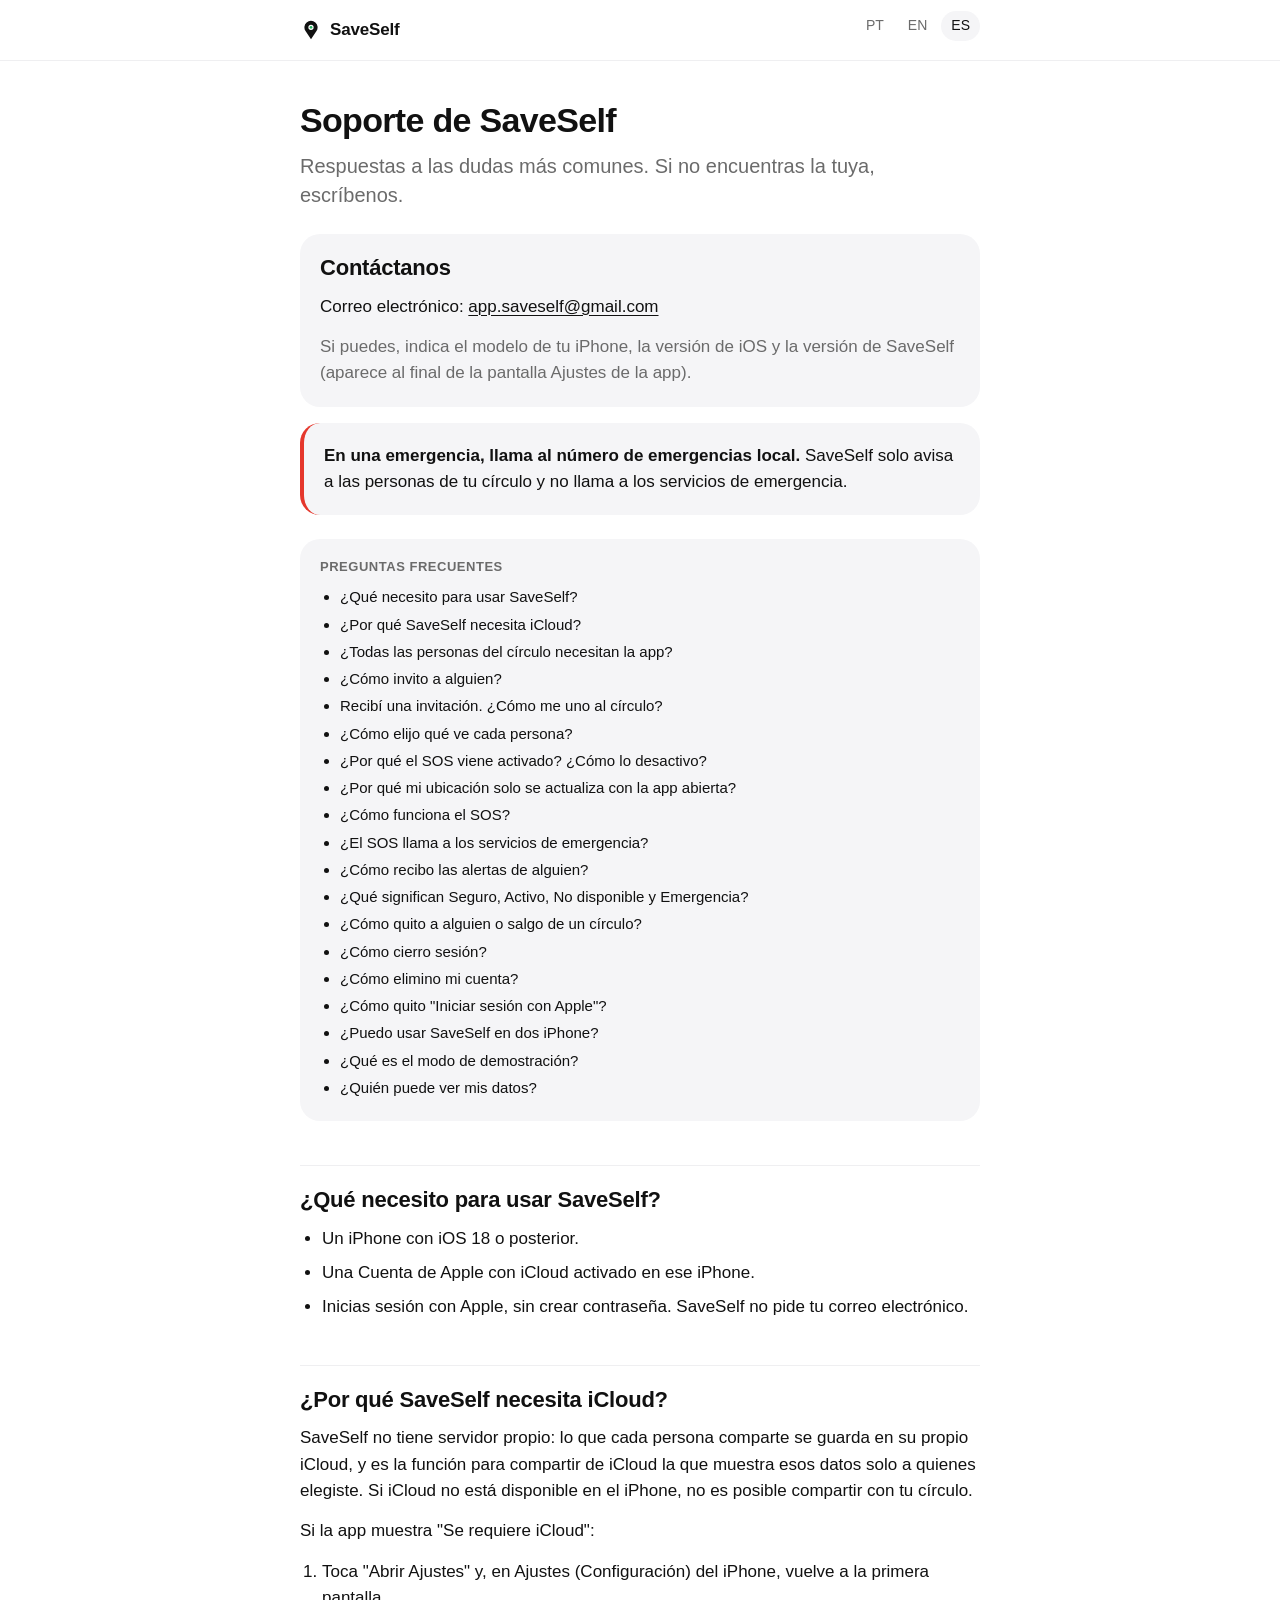
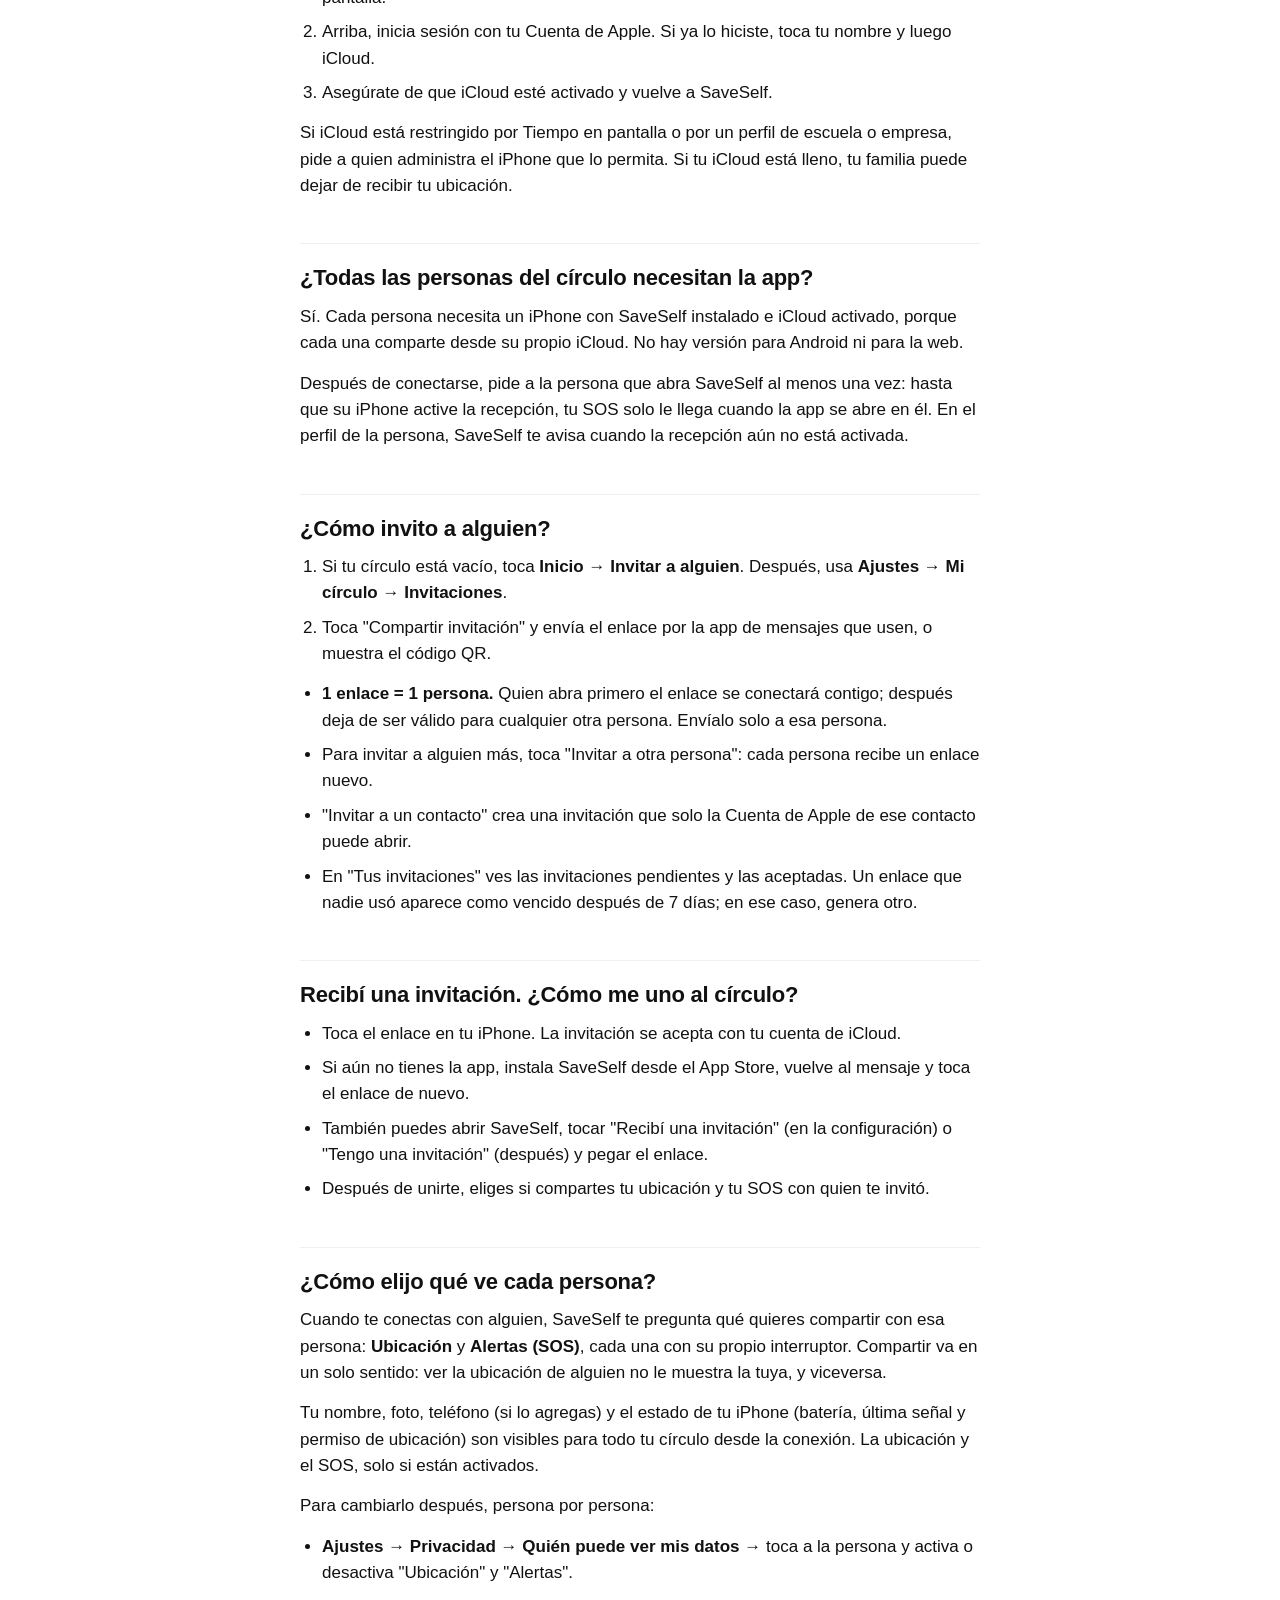
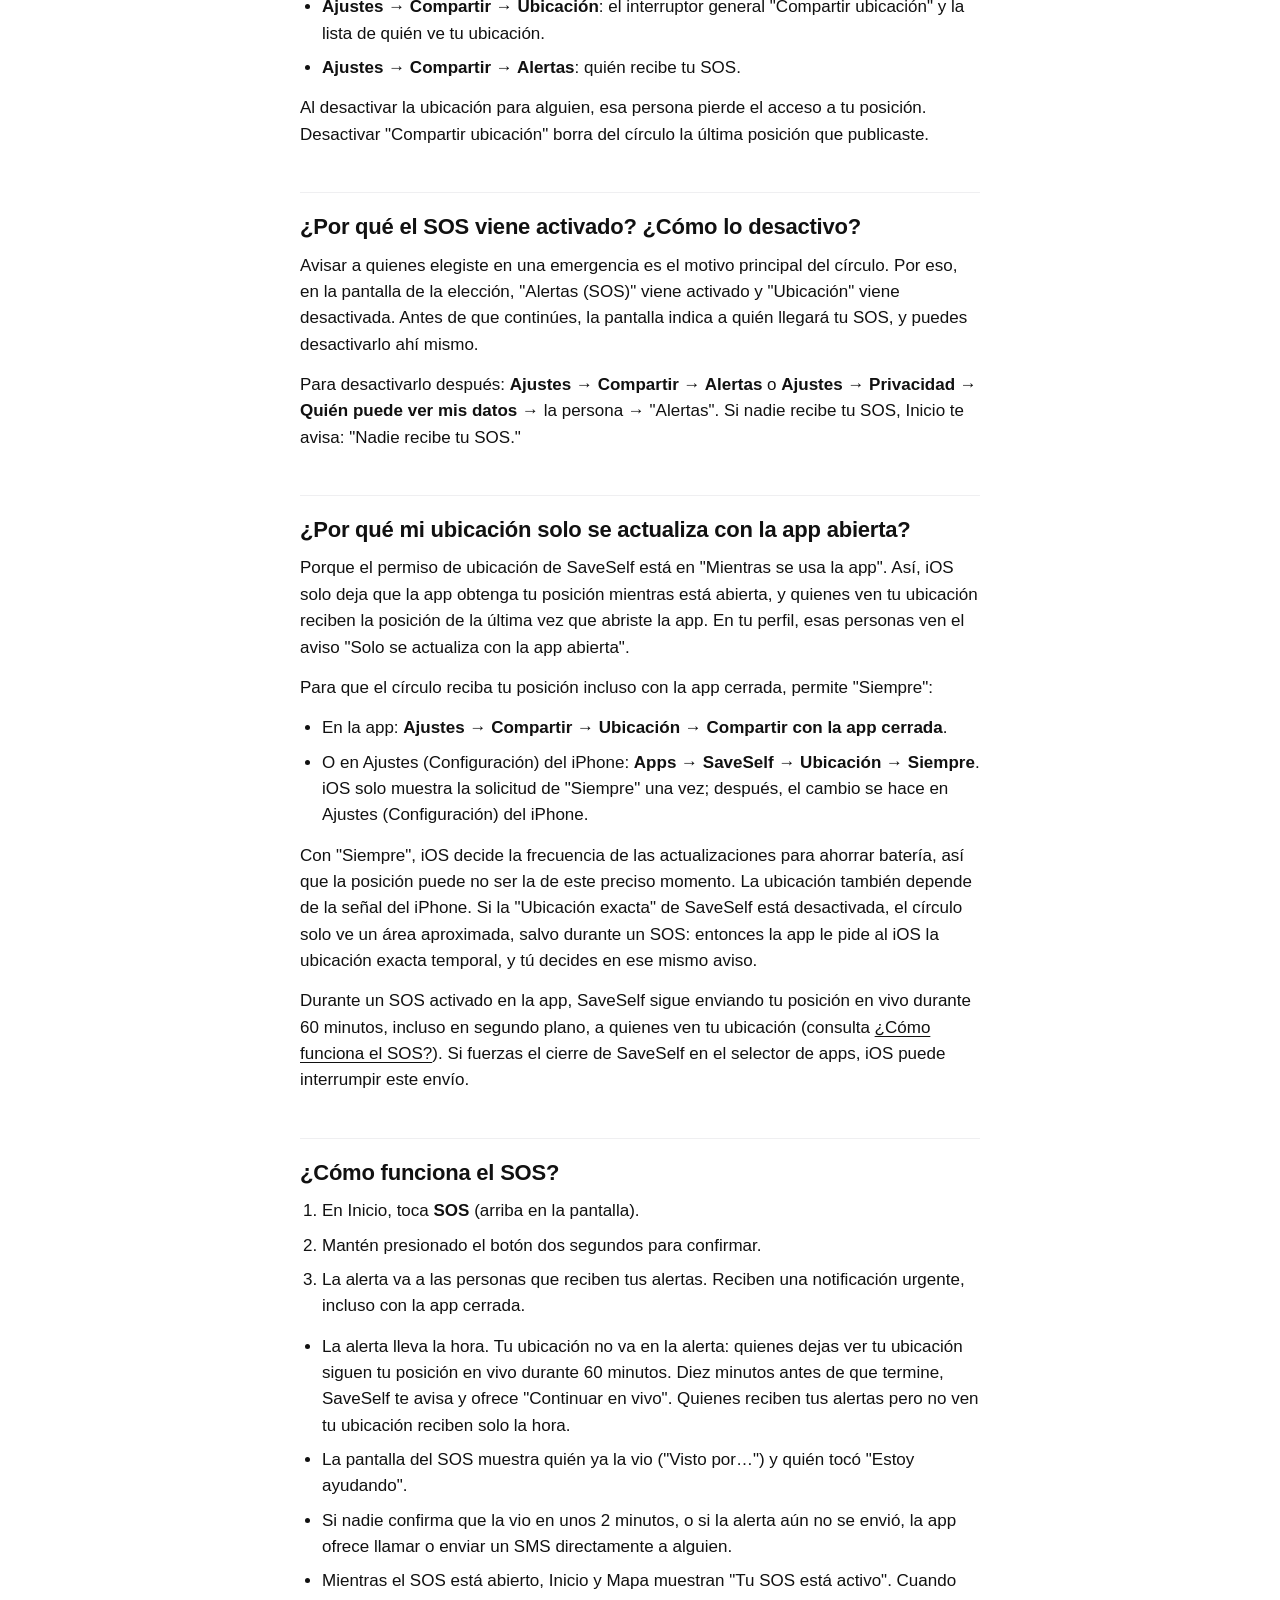
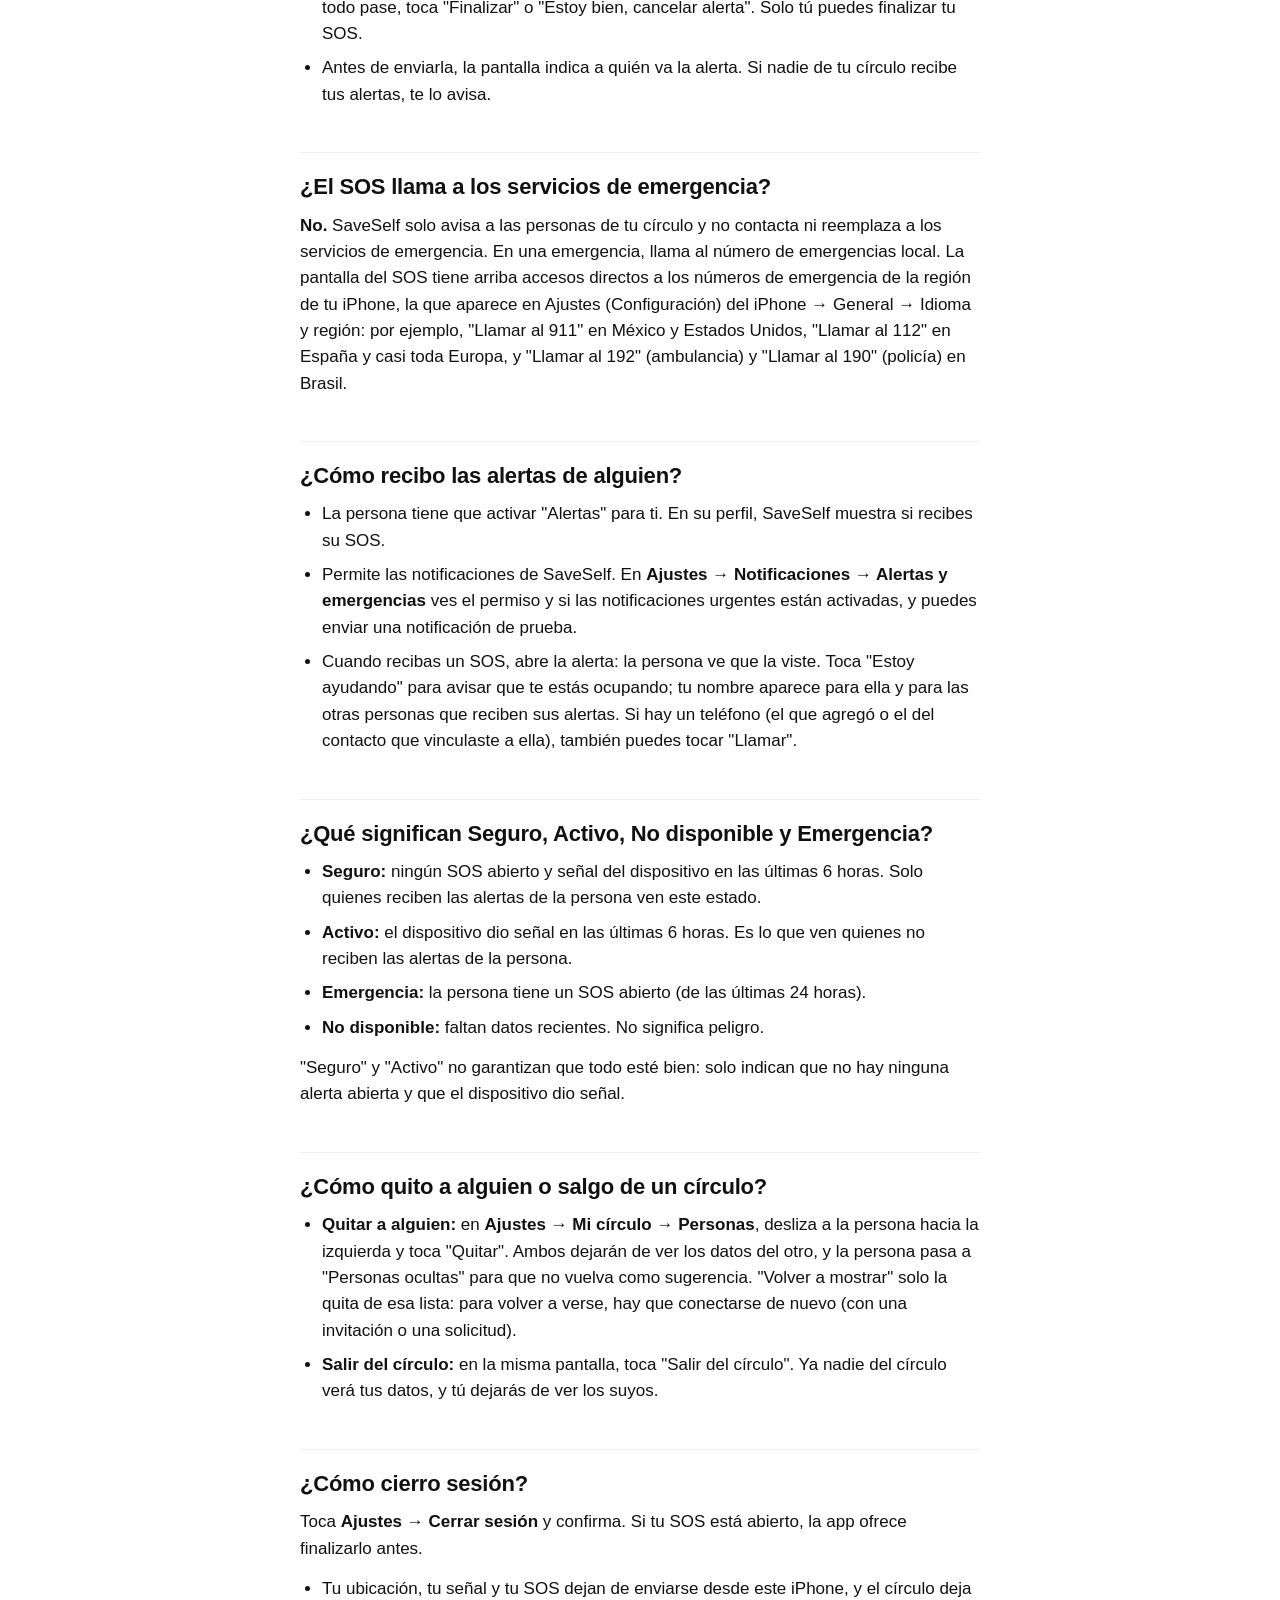
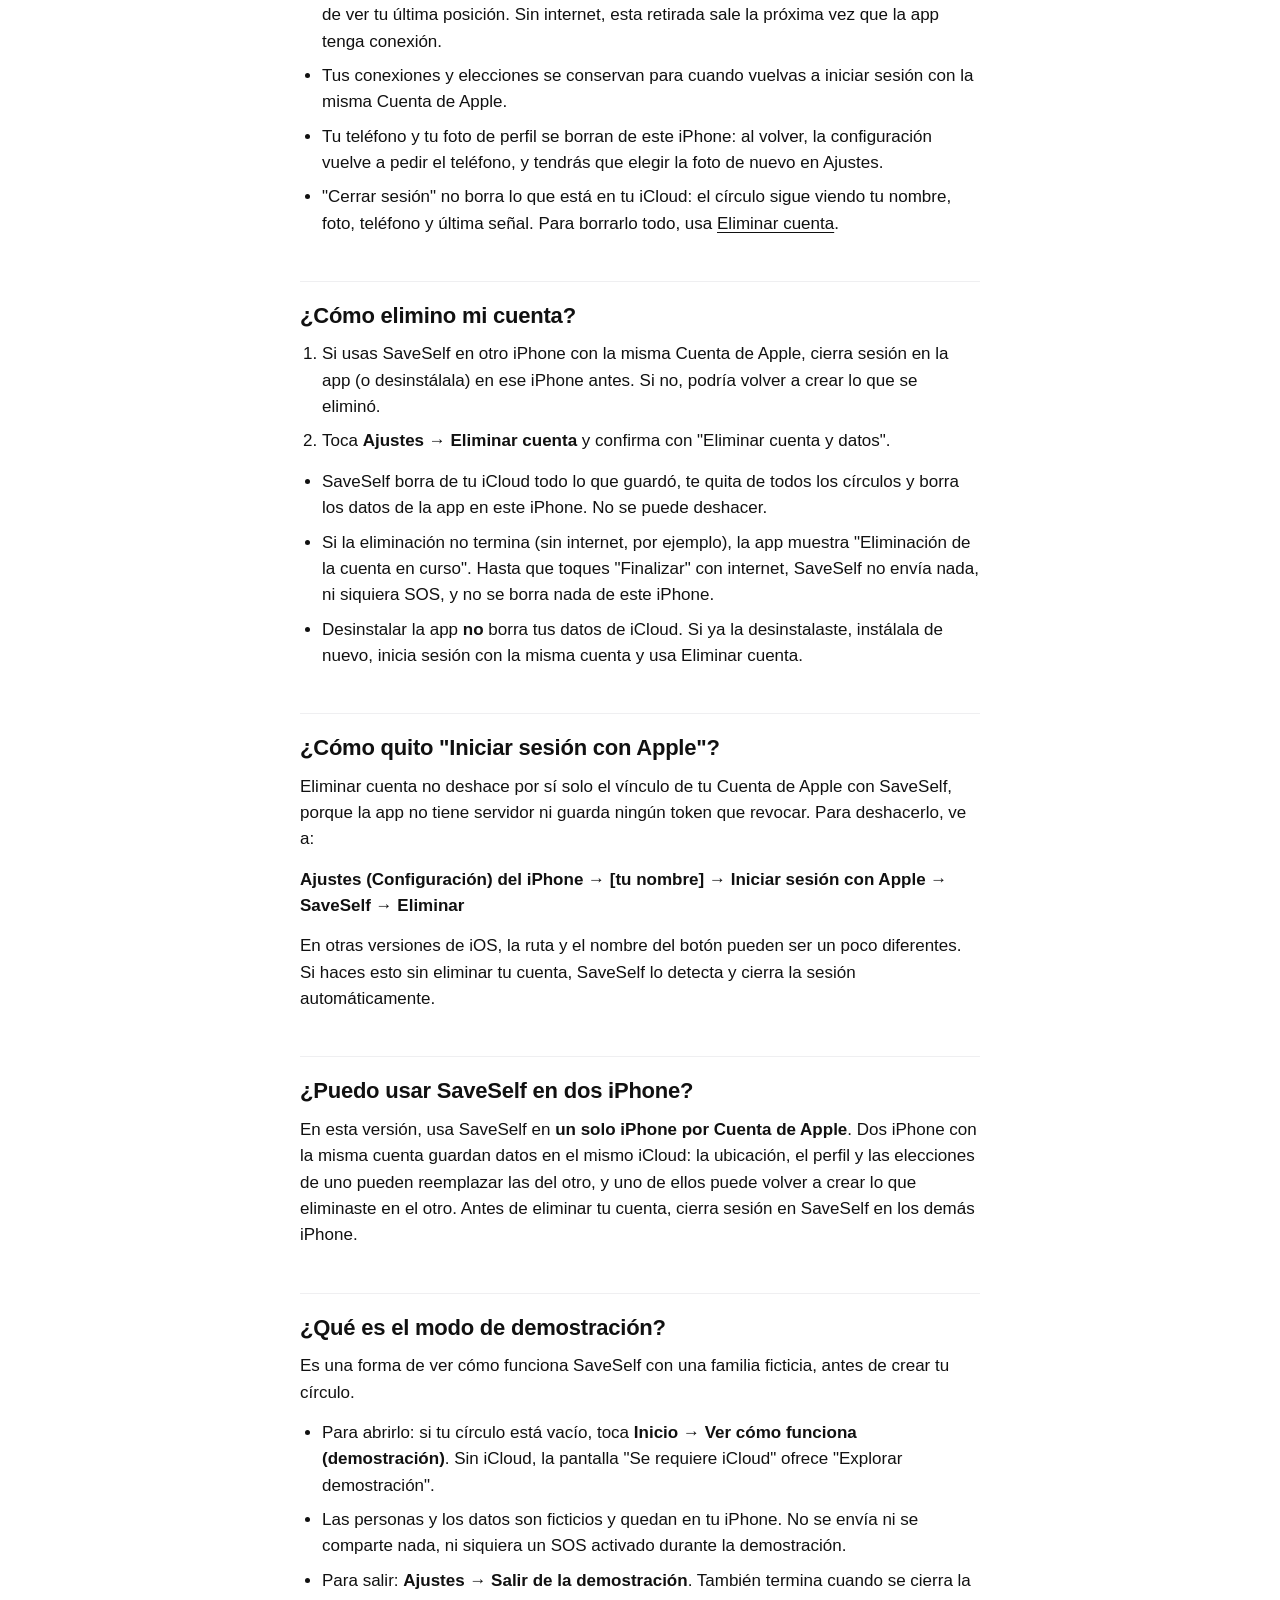
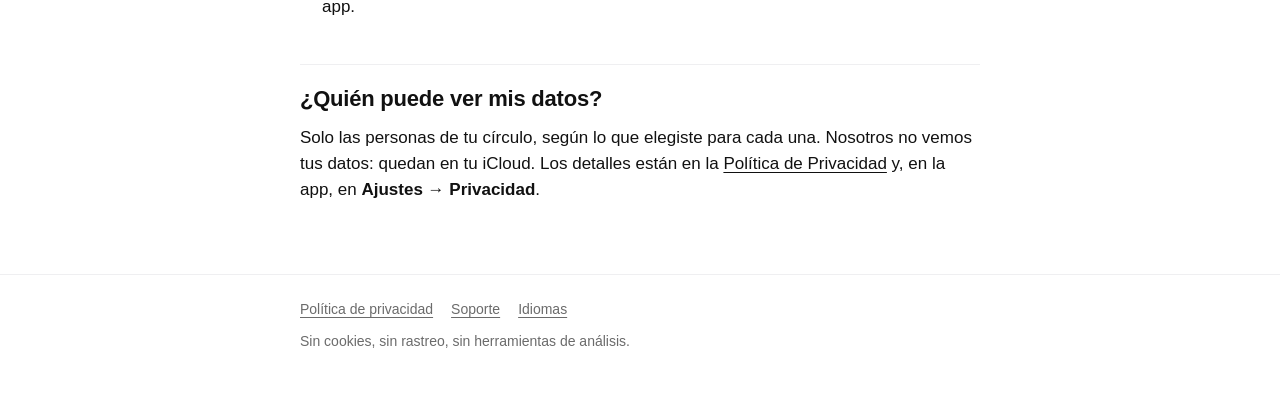
<file: es/soporte.html>
<!doctype html>
<html lang="es">
<head>
<meta charset="utf-8">
<meta name="viewport" content="width=device-width, initial-scale=1">
<title>Soporte de SaveSelf</title>
<meta name="description" content="Ayuda de SaveSelf: iCloud, invitaciones, qué ve cada persona, ubicación con la app cerrada, cómo funciona el SOS, cerrar sesión, eliminar la cuenta y el modo de demostración.">
<meta name="referrer" content="no-referrer">
<meta name="color-scheme" content="light">
<link rel="alternate" hreflang="pt-BR" href="../pt/suporte.html">
<link rel="alternate" hreflang="en" href="../en/support.html">
<link rel="alternate" hreflang="es" href="soporte.html">
<link rel="alternate" hreflang="x-default" href="../index.html">
<link rel="icon" href="data:image/svg+xml,%3Csvg xmlns='http://www.w3.org/2000/svg' viewBox='0 0 100 100'%3E%3Cpath fill='%23111111' fill-rule='evenodd' d='M50 92L74.87 54.78A30 30 0 1 0 25.13 54.78ZM62 38A12 12 0 1 0 38 38A12 12 0 1 0 62 38Z'/%3E%3Ccircle cx='50' cy='38' r='6' fill='%2324B35F'/%3E%3C/svg%3E">
<link rel="stylesheet" href="../style.css">
</head>
<body>
<header class="site-header">
  <div class="wrap">
    <a class="brand" href="../index.html"><svg viewBox="0 0 100 100" aria-hidden="true"><path fill="currentColor" fill-rule="evenodd" d="M50 92L74.87 54.78A30 30 0 1 0 25.13 54.78ZM62 38A12 12 0 1 0 38 38A12 12 0 1 0 62 38Z"/><circle cx="50" cy="38" r="6" fill="#24B35F"/></svg>SaveSelf</a>
    <nav aria-label="Idioma">
      <ul class="lang">
        <li><a href="../pt/suporte.html" hreflang="pt-BR" lang="pt-BR">PT</a></li>
        <li><a href="../en/support.html" hreflang="en" lang="en">EN</a></li>
        <li><span aria-current="page" lang="es">ES</span></li>
      </ul>
    </nav>
  </div>
</header>

<main>
  <div class="wrap">
    <h1>Soporte de SaveSelf</h1>
    <p class="lead">Respuestas a las dudas más comunes. Si no encuentras la tuya, escríbenos.</p>

    <div class="card">
      <h2 id="contacto">Contáctanos</h2>
      <p>Correo electrónico: <a href="mailto:app.saveself@gmail.com">app.saveself@gmail.com</a></p>
      <p class="muted">Si puedes, indica el modelo de tu iPhone, la versión de iOS y la versión de SaveSelf (aparece al final de la pantalla Ajustes de la app).</p>
    </div>

    <div class="card notice">
      <p><strong>En una emergencia, llama al número de emergencias local.</strong> SaveSelf solo avisa a las personas de tu círculo y no llama a los servicios de emergencia.</p>
    </div>

    <nav class="toc" aria-label="Preguntas">
      <p>Preguntas frecuentes</p>
      <ul>
        <li><a href="#requisitos">¿Qué necesito para usar SaveSelf?</a></li>
        <li><a href="#icloud">¿Por qué SaveSelf necesita iCloud?</a></li>
        <li><a href="#todos">¿Todas las personas del círculo necesitan la app?</a></li>
        <li><a href="#invitar">¿Cómo invito a alguien?</a></li>
        <li><a href="#unirse">Recibí una invitación. ¿Cómo me uno al círculo?</a></li>
        <li><a href="#quien-ve">¿Cómo elijo qué ve cada persona?</a></li>
        <li><a href="#sos-activado">¿Por qué el SOS viene activado? ¿Cómo lo desactivo?</a></li>
        <li><a href="#app-abierta">¿Por qué mi ubicación solo se actualiza con la app abierta?</a></li>
        <li><a href="#sos">¿Cómo funciona el SOS?</a></li>
        <li><a href="#emergencia">¿El SOS llama a los servicios de emergencia?</a></li>
        <li><a href="#recibir">¿Cómo recibo las alertas de alguien?</a></li>
        <li><a href="#estados">¿Qué significan Seguro, Activo, No disponible y Emergencia?</a></li>
        <li><a href="#quitar">¿Cómo quito a alguien o salgo de un círculo?</a></li>
        <li><a href="#cerrar-sesion">¿Cómo cierro sesión?</a></li>
        <li><a href="#eliminar">¿Cómo elimino mi cuenta?</a></li>
        <li><a href="#apple">¿Cómo quito "Iniciar sesión con Apple"?</a></li>
        <li><a href="#dos-iphone">¿Puedo usar SaveSelf en dos iPhone?</a></li>
        <li><a href="#demo">¿Qué es el modo de demostración?</a></li>
        <li><a href="#privacidad">¿Quién puede ver mis datos?</a></li>
      </ul>
    </nav>

    <h2 id="requisitos">¿Qué necesito para usar SaveSelf?</h2>
    <ul>
      <li>Un iPhone con iOS 18 o posterior.</li>
      <li>Una Cuenta de Apple con iCloud activado en ese iPhone.</li>
      <li>Inicias sesión con Apple, sin crear contraseña. SaveSelf no pide tu correo electrónico.</li>
    </ul>

    <h2 id="icloud">¿Por qué SaveSelf necesita iCloud?</h2>
    <p>SaveSelf no tiene servidor propio: lo que cada persona comparte se guarda en su propio iCloud, y es la función para compartir de iCloud la que muestra esos datos solo a quienes elegiste. Si iCloud no está disponible en el iPhone, no es posible compartir con tu círculo.</p>
    <p>Si la app muestra "Se requiere iCloud":</p>
    <ol>
      <li>Toca "Abrir Ajustes" y, en Ajustes (Configuración) del iPhone, vuelve a la primera pantalla.</li>
      <li>Arriba, inicia sesión con tu Cuenta de Apple. Si ya lo hiciste, toca tu nombre y luego iCloud.</li>
      <li>Asegúrate de que iCloud esté activado y vuelve a SaveSelf.</li>
    </ol>
    <p>Si iCloud está restringido por Tiempo en pantalla o por un perfil de escuela o empresa, pide a quien administra el iPhone que lo permita. Si tu iCloud está lleno, tu familia puede dejar de recibir tu ubicación.</p>

    <h2 id="todos">¿Todas las personas del círculo necesitan la app?</h2>
    <p>Sí. Cada persona necesita un iPhone con SaveSelf instalado e iCloud activado, porque cada una comparte desde su propio iCloud. No hay versión para Android ni para la web.</p>
    <p>Después de conectarse, pide a la persona que abra SaveSelf al menos una vez: hasta que su iPhone active la recepción, tu SOS solo le llega cuando la app se abre en él. En el perfil de la persona, SaveSelf te avisa cuando la recepción aún no está activada.</p>

    <h2 id="invitar">¿Cómo invito a alguien?</h2>
    <ol>
      <li>Si tu círculo está vacío, toca <span class="path">Inicio → Invitar a alguien</span>. Después, usa <span class="path">Ajustes → Mi círculo → Invitaciones</span>.</li>
      <li>Toca "Compartir invitación" y envía el enlace por la app de mensajes que usen, o muestra el código QR.</li>
    </ol>
    <ul>
      <li><strong>1 enlace = 1 persona.</strong> Quien abra primero el enlace se conectará contigo; después deja de ser válido para cualquier otra persona. Envíalo solo a esa persona.</li>
      <li>Para invitar a alguien más, toca "Invitar a otra persona": cada persona recibe un enlace nuevo.</li>
      <li>"Invitar a un contacto" crea una invitación que solo la Cuenta de Apple de ese contacto puede abrir.</li>
      <li>En "Tus invitaciones" ves las invitaciones pendientes y las aceptadas. Un enlace que nadie usó aparece como vencido después de 7 días; en ese caso, genera otro.</li>
    </ul>

    <h2 id="unirse">Recibí una invitación. ¿Cómo me uno al círculo?</h2>
    <ul>
      <li>Toca el enlace en tu iPhone. La invitación se acepta con tu cuenta de iCloud.</li>
      <li>Si aún no tienes la app, instala SaveSelf desde el App Store, vuelve al mensaje y toca el enlace de nuevo.</li>
      <li>También puedes abrir SaveSelf, tocar "Recibí una invitación" (en la configuración) o "Tengo una invitación" (después) y pegar el enlace.</li>
      <li>Después de unirte, eliges si compartes tu ubicación y tu SOS con quien te invitó.</li>
    </ul>

    <h2 id="quien-ve">¿Cómo elijo qué ve cada persona?</h2>
    <p>Cuando te conectas con alguien, SaveSelf te pregunta qué quieres compartir con esa persona: <strong>Ubicación</strong> y <strong>Alertas (SOS)</strong>, cada una con su propio interruptor. Compartir va en un solo sentido: ver la ubicación de alguien no le muestra la tuya, y viceversa.</p>
    <p>Tu nombre, foto, teléfono (si lo agregas) y el estado de tu iPhone (batería, última señal y permiso de ubicación) son visibles para todo tu círculo desde la conexión. La ubicación y el SOS, solo si están activados.</p>
    <p>Para cambiarlo después, persona por persona:</p>
    <ul>
      <li><span class="path">Ajustes → Privacidad → Quién puede ver mis datos</span> → toca a la persona y activa o desactiva "Ubicación" y "Alertas".</li>
      <li><span class="path">Ajustes → Compartir → Ubicación</span>: el interruptor general "Compartir ubicación" y la lista de quién ve tu ubicación.</li>
      <li><span class="path">Ajustes → Compartir → Alertas</span>: quién recibe tu SOS.</li>
    </ul>
    <p>Al desactivar la ubicación para alguien, esa persona pierde el acceso a tu posición. Desactivar "Compartir ubicación" borra del círculo la última posición que publicaste.</p>

    <h2 id="sos-activado">¿Por qué el SOS viene activado? ¿Cómo lo desactivo?</h2>
    <p>Avisar a quienes elegiste en una emergencia es el motivo principal del círculo. Por eso, en la pantalla de la elección, "Alertas (SOS)" viene activado y "Ubicación" viene desactivada. Antes de que continúes, la pantalla indica a quién llegará tu SOS, y puedes desactivarlo ahí mismo.</p>
    <p>Para desactivarlo después: <span class="path">Ajustes → Compartir → Alertas</span> o <span class="path">Ajustes → Privacidad → Quién puede ver mis datos</span> → la persona → "Alertas". Si nadie recibe tu SOS, Inicio te avisa: "Nadie recibe tu SOS."</p>

    <h2 id="app-abierta">¿Por qué mi ubicación solo se actualiza con la app abierta?</h2>
    <p>Porque el permiso de ubicación de SaveSelf está en "Mientras se usa la app". Así, iOS solo deja que la app obtenga tu posición mientras está abierta, y quienes ven tu ubicación reciben la posición de la última vez que abriste la app. En tu perfil, esas personas ven el aviso "Solo se actualiza con la app abierta".</p>
    <p>Para que el círculo reciba tu posición incluso con la app cerrada, permite "Siempre":</p>
    <ul>
      <li>En la app: <span class="path">Ajustes → Compartir → Ubicación → Compartir con la app cerrada</span>.</li>
      <li>O en Ajustes (Configuración) del iPhone: <span class="path">Apps → SaveSelf → Ubicación → Siempre</span>. iOS solo muestra la solicitud de "Siempre" una vez; después, el cambio se hace en Ajustes (Configuración) del iPhone.</li>
    </ul>
    <p>Con "Siempre", iOS decide la frecuencia de las actualizaciones para ahorrar batería, así que la posición puede no ser la de este preciso momento. La ubicación también depende de la señal del iPhone. Si la "Ubicación exacta" de SaveSelf está desactivada, el círculo solo ve un área aproximada, salvo durante un SOS: entonces la app le pide al iOS la ubicación exacta temporal, y tú decides en ese mismo aviso.</p>
    <p>Durante un SOS activado en la app, SaveSelf sigue enviando tu posición en vivo durante 60 minutos, incluso en segundo plano, a quienes ven tu ubicación (consulta <a href="#sos">¿Cómo funciona el SOS?</a>). Si fuerzas el cierre de SaveSelf en el selector de apps, iOS puede interrumpir este envío.</p>

    <h2 id="sos">¿Cómo funciona el SOS?</h2>
    <ol>
      <li>En Inicio, toca <strong>SOS</strong> (arriba en la pantalla).</li>
      <li>Mantén presionado el botón dos segundos para confirmar.</li>
      <li>La alerta va a las personas que reciben tus alertas. Reciben una notificación urgente, incluso con la app cerrada.</li>
    </ol>
    <ul>
      <li>La alerta lleva la hora. Tu ubicación no va en la alerta: quienes dejas ver tu ubicación siguen tu posición en vivo durante 60 minutos. Diez minutos antes de que termine, SaveSelf te avisa y ofrece "Continuar en vivo". Quienes reciben tus alertas pero no ven tu ubicación reciben solo la hora.</li>
      <li>La pantalla del SOS muestra quién ya la vio ("Visto por…") y quién tocó "Estoy ayudando".</li>
      <li>Si nadie confirma que la vio en unos 2 minutos, o si la alerta aún no se envió, la app ofrece llamar o enviar un SMS directamente a alguien.</li>
      <li>Mientras el SOS está abierto, Inicio y Mapa muestran "Tu SOS está activo". Cuando todo pase, toca "Finalizar" o "Estoy bien, cancelar alerta". Solo tú puedes finalizar tu SOS.</li>
      <li>Antes de enviarla, la pantalla indica a quién va la alerta. Si nadie de tu círculo recibe tus alertas, te lo avisa.</li>
    </ul>

    <h2 id="emergencia">¿El SOS llama a los servicios de emergencia?</h2>
    <p><strong>No.</strong> SaveSelf solo avisa a las personas de tu círculo y no contacta ni reemplaza a los servicios de emergencia. En una emergencia, llama al número de emergencias local. La pantalla del SOS tiene arriba accesos directos a los números de emergencia de la región de tu iPhone, la que aparece en Ajustes (Configuración) del iPhone → General → Idioma y región: por ejemplo, "Llamar al 911" en México y Estados Unidos, "Llamar al 112" en España y casi toda Europa, y "Llamar al 192" (ambulancia) y "Llamar al 190" (policía) en Brasil.</p>

    <h2 id="recibir">¿Cómo recibo las alertas de alguien?</h2>
    <ul>
      <li>La persona tiene que activar "Alertas" para ti. En su perfil, SaveSelf muestra si recibes su SOS.</li>
      <li>Permite las notificaciones de SaveSelf. En <span class="path">Ajustes → Notificaciones → Alertas y emergencias</span> ves el permiso y si las notificaciones urgentes están activadas, y puedes enviar una notificación de prueba.</li>
      <li>Cuando recibas un SOS, abre la alerta: la persona ve que la viste. Toca "Estoy ayudando" para avisar que te estás ocupando; tu nombre aparece para ella y para las otras personas que reciben sus alertas. Si hay un teléfono (el que agregó o el del contacto que vinculaste a ella), también puedes tocar "Llamar".</li>
    </ul>

    <h2 id="estados">¿Qué significan Seguro, Activo, No disponible y Emergencia?</h2>
    <ul>
      <li><strong>Seguro:</strong> ningún SOS abierto y señal del dispositivo en las últimas 6 horas. Solo quienes reciben las alertas de la persona ven este estado.</li>
      <li><strong>Activo:</strong> el dispositivo dio señal en las últimas 6 horas. Es lo que ven quienes no reciben las alertas de la persona.</li>
      <li><strong>Emergencia:</strong> la persona tiene un SOS abierto (de las últimas 24 horas).</li>
      <li><strong>No disponible:</strong> faltan datos recientes. No significa peligro.</li>
    </ul>
    <p>"Seguro" y "Activo" no garantizan que todo esté bien: solo indican que no hay ninguna alerta abierta y que el dispositivo dio señal.</p>

    <h2 id="quitar">¿Cómo quito a alguien o salgo de un círculo?</h2>
    <ul>
      <li><strong>Quitar a alguien:</strong> en <span class="path">Ajustes → Mi círculo → Personas</span>, desliza a la persona hacia la izquierda y toca "Quitar". Ambos dejarán de ver los datos del otro, y la persona pasa a "Personas ocultas" para que no vuelva como sugerencia. "Volver a mostrar" solo la quita de esa lista: para volver a verse, hay que conectarse de nuevo (con una invitación o una solicitud).</li>
      <li><strong>Salir del círculo:</strong> en la misma pantalla, toca "Salir del círculo". Ya nadie del círculo verá tus datos, y tú dejarás de ver los suyos.</li>
    </ul>

    <h2 id="cerrar-sesion">¿Cómo cierro sesión?</h2>
    <p>Toca <span class="path">Ajustes → Cerrar sesión</span> y confirma. Si tu SOS está abierto, la app ofrece finalizarlo antes.</p>
    <ul>
      <li>Tu ubicación, tu señal y tu SOS dejan de enviarse desde este iPhone, y el círculo deja de ver tu última posición. Sin internet, esta retirada sale la próxima vez que la app tenga conexión.</li>
      <li>Tus conexiones y elecciones se conservan para cuando vuelvas a iniciar sesión con la misma Cuenta de Apple.</li>
      <li>Tu teléfono y tu foto de perfil se borran de este iPhone: al volver, la configuración vuelve a pedir el teléfono, y tendrás que elegir la foto de nuevo en Ajustes.</li>
      <li>"Cerrar sesión" no borra lo que está en tu iCloud: el círculo sigue viendo tu nombre, foto, teléfono y última señal. Para borrarlo todo, usa <a href="#eliminar">Eliminar cuenta</a>.</li>
    </ul>

    <h2 id="eliminar">¿Cómo elimino mi cuenta?</h2>
    <ol>
      <li>Si usas SaveSelf en otro iPhone con la misma Cuenta de Apple, cierra sesión en la app (o desinstálala) en ese iPhone antes. Si no, podría volver a crear lo que se eliminó.</li>
      <li>Toca <span class="path">Ajustes → Eliminar cuenta</span> y confirma con "Eliminar cuenta y datos".</li>
    </ol>
    <ul>
      <li>SaveSelf borra de tu iCloud todo lo que guardó, te quita de todos los círculos y borra los datos de la app en este iPhone. No se puede deshacer.</li>
      <li>Si la eliminación no termina (sin internet, por ejemplo), la app muestra "Eliminación de la cuenta en curso". Hasta que toques "Finalizar" con internet, SaveSelf no envía nada, ni siquiera SOS, y no se borra nada de este iPhone.</li>
      <li>Desinstalar la app <strong>no</strong> borra tus datos de iCloud. Si ya la desinstalaste, instálala de nuevo, inicia sesión con la misma cuenta y usa Eliminar cuenta.</li>
    </ul>

    <h2 id="apple">¿Cómo quito "Iniciar sesión con Apple"?</h2>
    <p>Eliminar cuenta no deshace por sí solo el vínculo de tu Cuenta de Apple con SaveSelf, porque la app no tiene servidor ni guarda ningún token que revocar. Para deshacerlo, ve a:</p>
    <p class="path">Ajustes (Configuración) del iPhone → [tu nombre] → Iniciar sesión con Apple → SaveSelf → Eliminar</p>
    <p>En otras versiones de iOS, la ruta y el nombre del botón pueden ser un poco diferentes. Si haces esto sin eliminar tu cuenta, SaveSelf lo detecta y cierra la sesión automáticamente.</p>

    <h2 id="dos-iphone">¿Puedo usar SaveSelf en dos iPhone?</h2>
    <p>En esta versión, usa SaveSelf en <strong>un solo iPhone por Cuenta de Apple</strong>. Dos iPhone con la misma cuenta guardan datos en el mismo iCloud: la ubicación, el perfil y las elecciones de uno pueden reemplazar las del otro, y uno de ellos puede volver a crear lo que eliminaste en el otro. Antes de eliminar tu cuenta, cierra sesión en SaveSelf en los demás iPhone.</p>

    <h2 id="demo">¿Qué es el modo de demostración?</h2>
    <p>Es una forma de ver cómo funciona SaveSelf con una familia ficticia, antes de crear tu círculo.</p>
    <ul>
      <li>Para abrirlo: si tu círculo está vacío, toca <span class="path">Inicio → Ver cómo funciona (demostración)</span>. Sin iCloud, la pantalla "Se requiere iCloud" ofrece "Explorar demostración".</li>
      <li>Las personas y los datos son ficticios y quedan en tu iPhone. No se envía ni se comparte nada, ni siquiera un SOS activado durante la demostración.</li>
      <li>Para salir: <span class="path">Ajustes → Salir de la demostración</span>. También termina cuando se cierra la app.</li>
    </ul>

    <h2 id="privacidad">¿Quién puede ver mis datos?</h2>
    <p>Solo las personas de tu círculo, según lo que elegiste para cada una. Nosotros no vemos tus datos: quedan en tu iCloud. Los detalles están en la <a href="privacidad.html">Política de Privacidad</a> y, en la app, en <span class="path">Ajustes → Privacidad</span>.</p>
  </div>
</main>

<footer class="site-footer">
  <div class="wrap">
    <ul>
      <li><a href="privacidad.html">Política de privacidad</a></li>
      <li><a href="soporte.html" aria-current="page">Soporte</a></li>
      <li><a href="../index.html">Idiomas</a></li>
    </ul>
    <p>Sin cookies, sin rastreo, sin herramientas de análisis.</p>
  </div>
</footer>
</body>
</html>
</file>
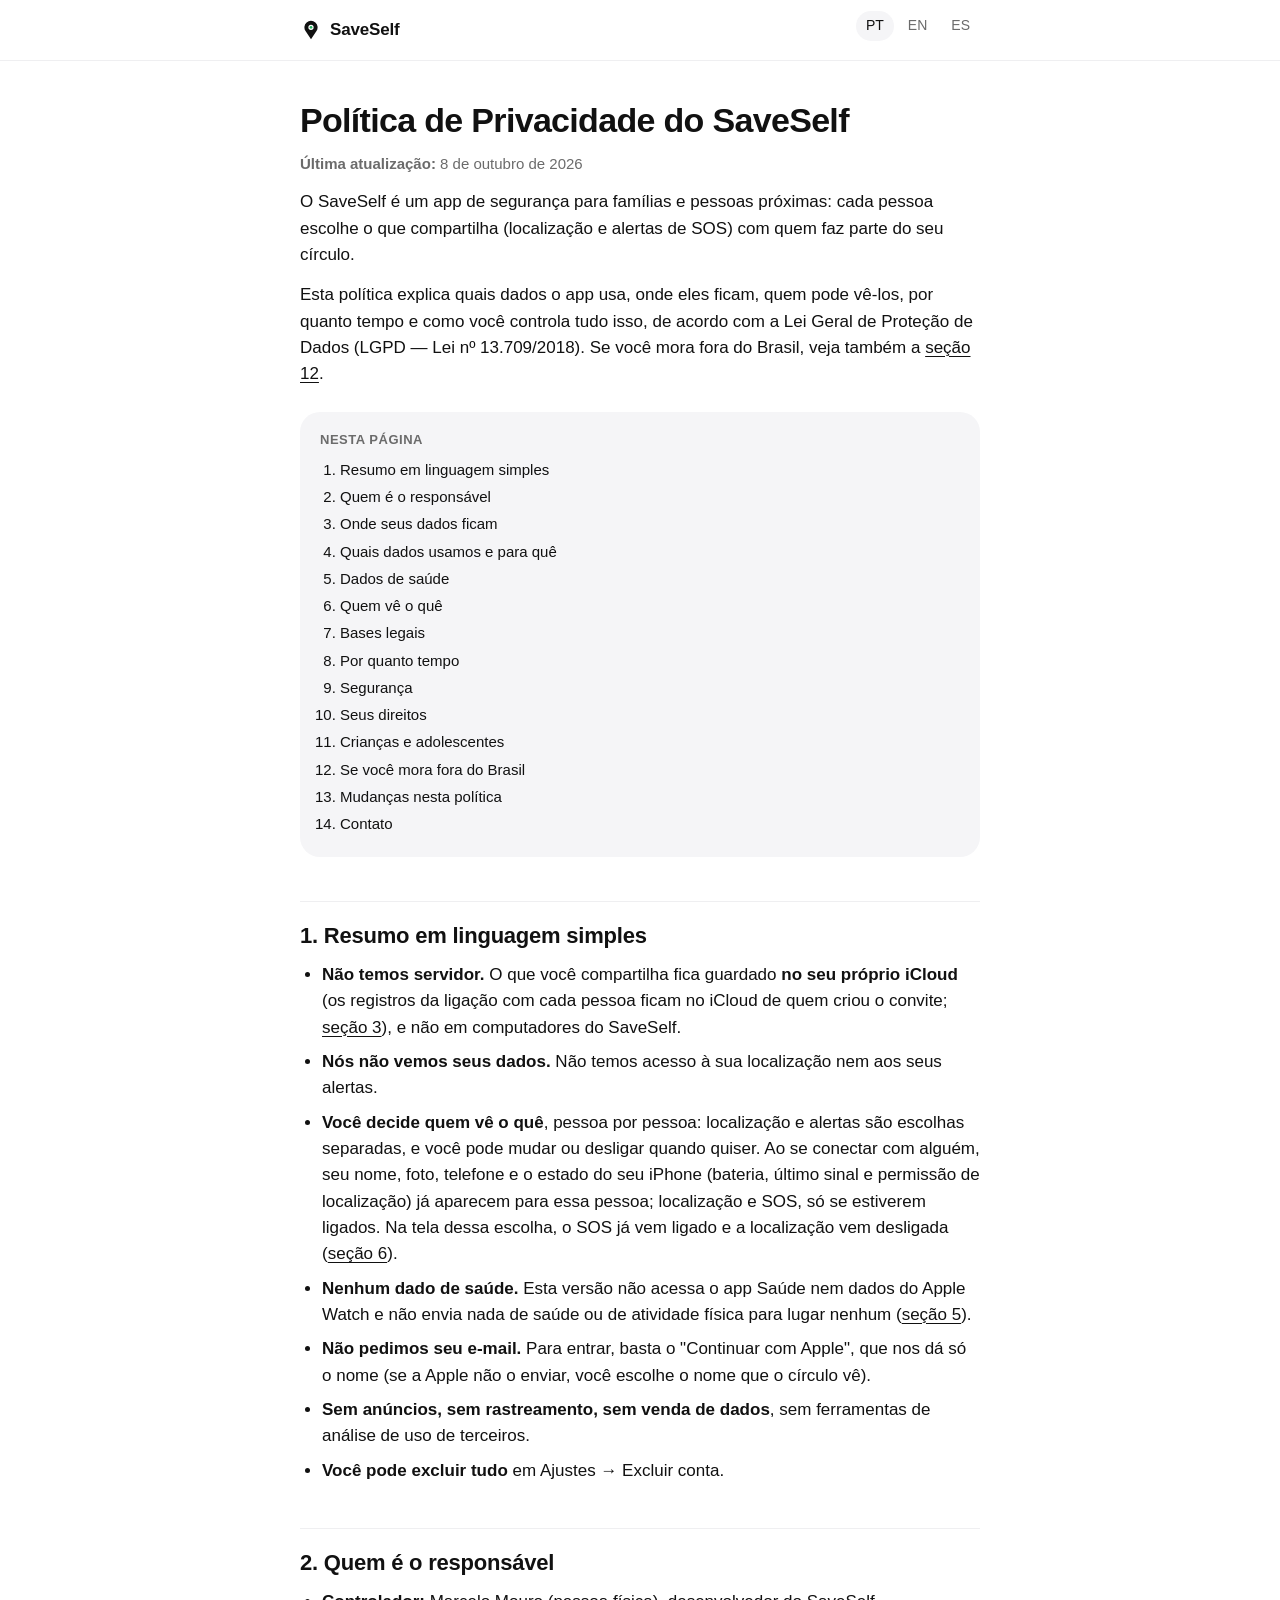
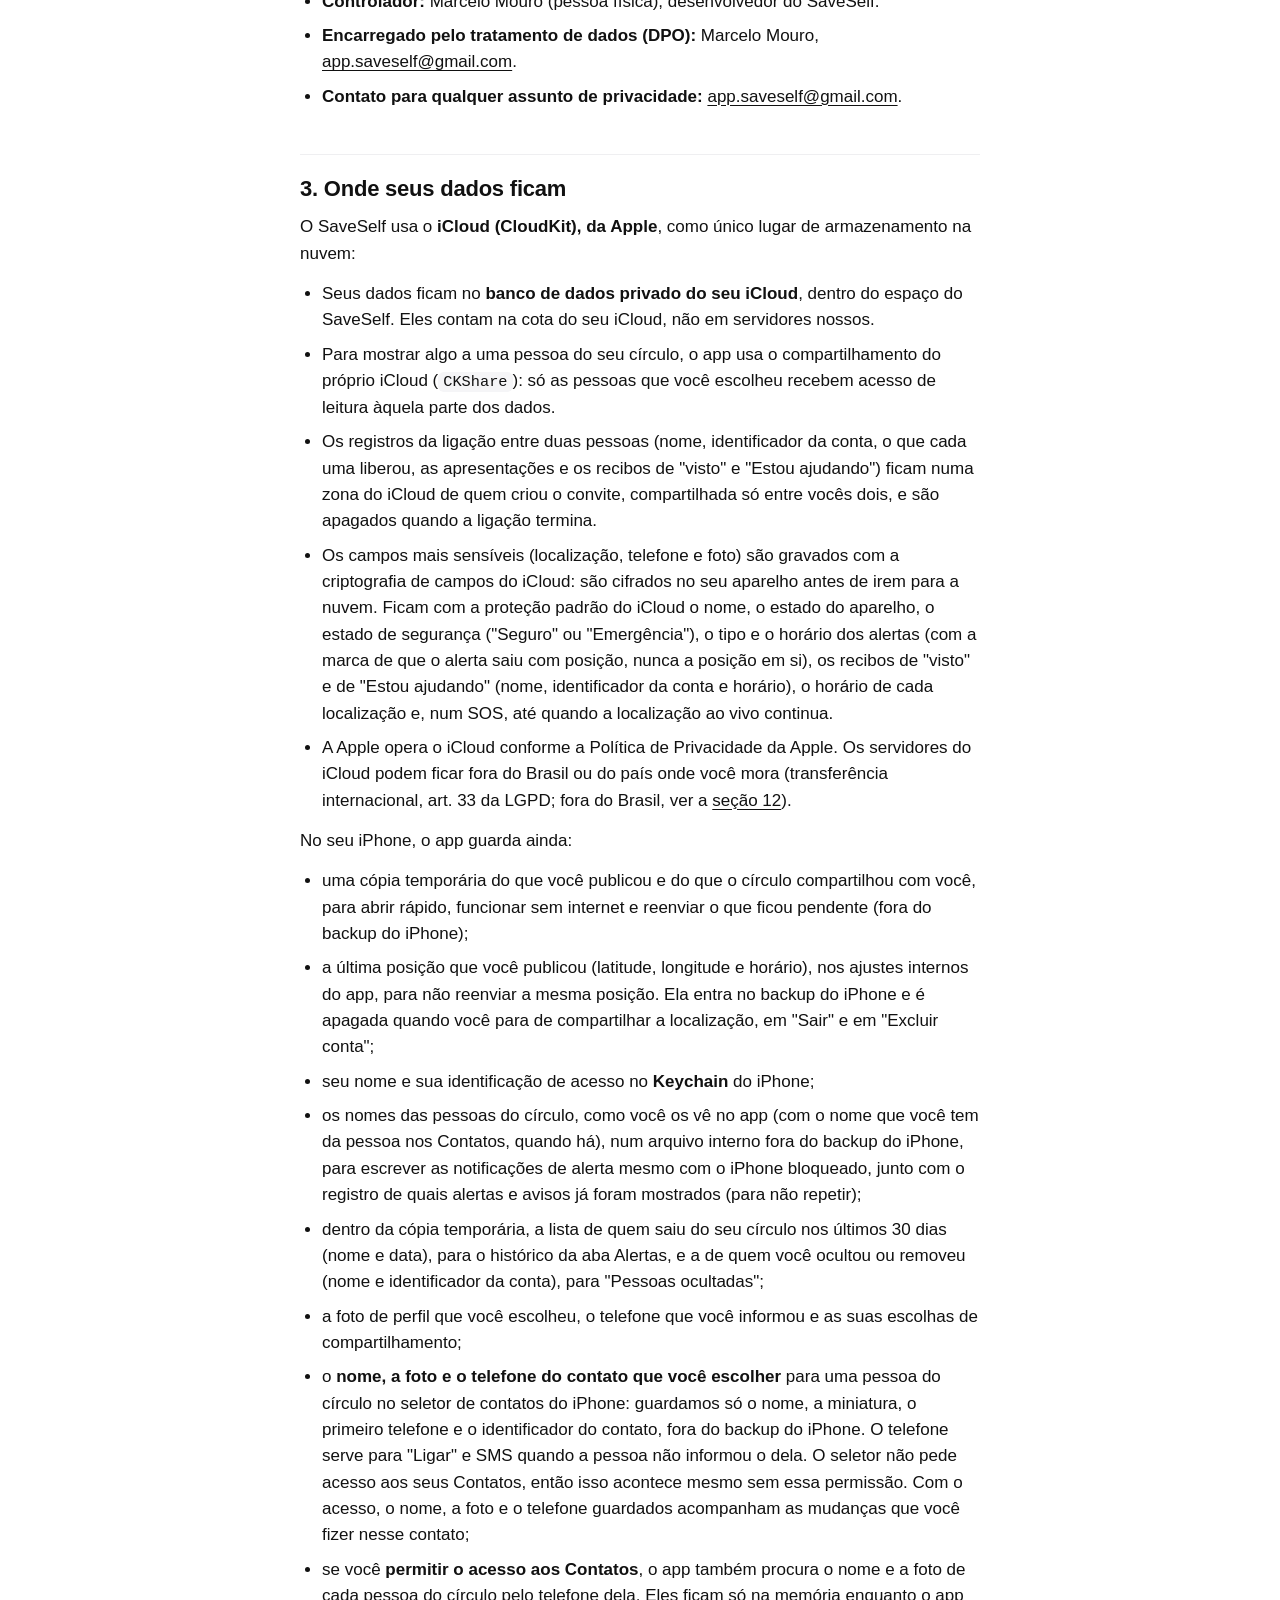
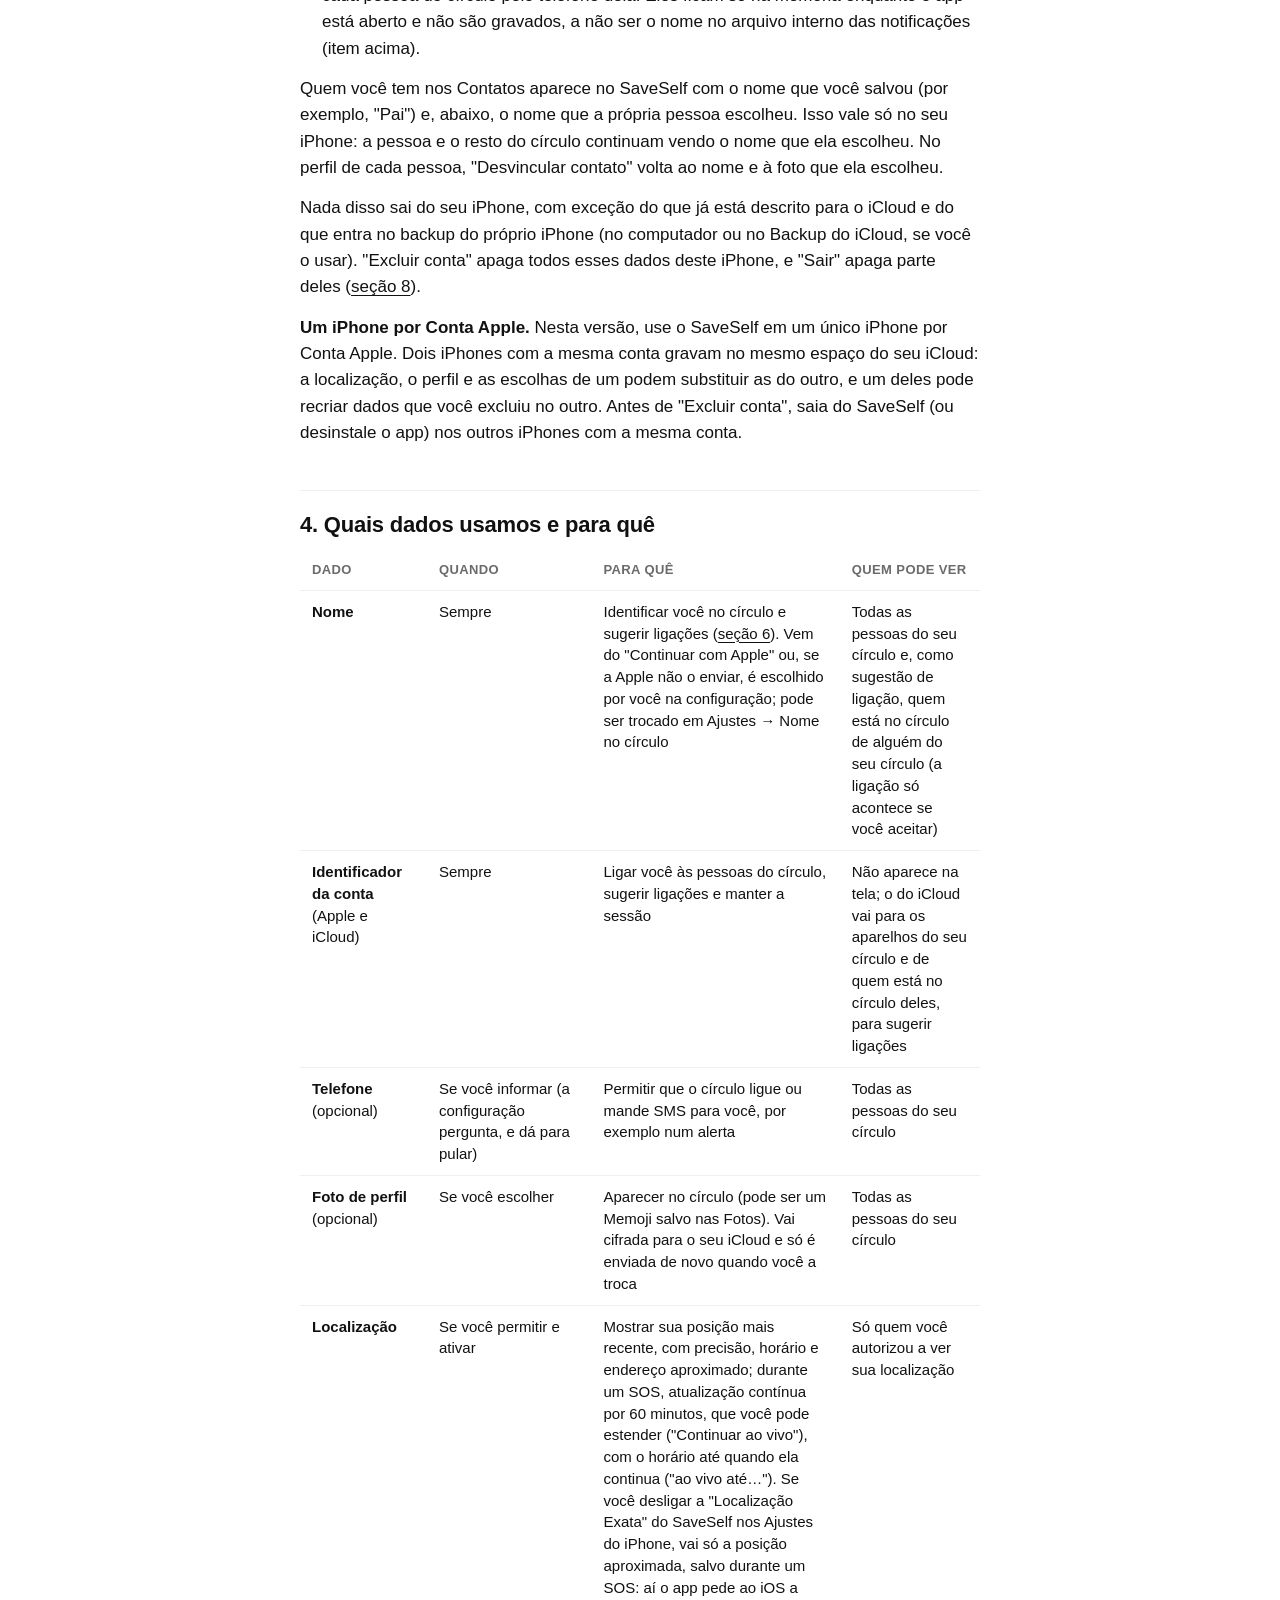
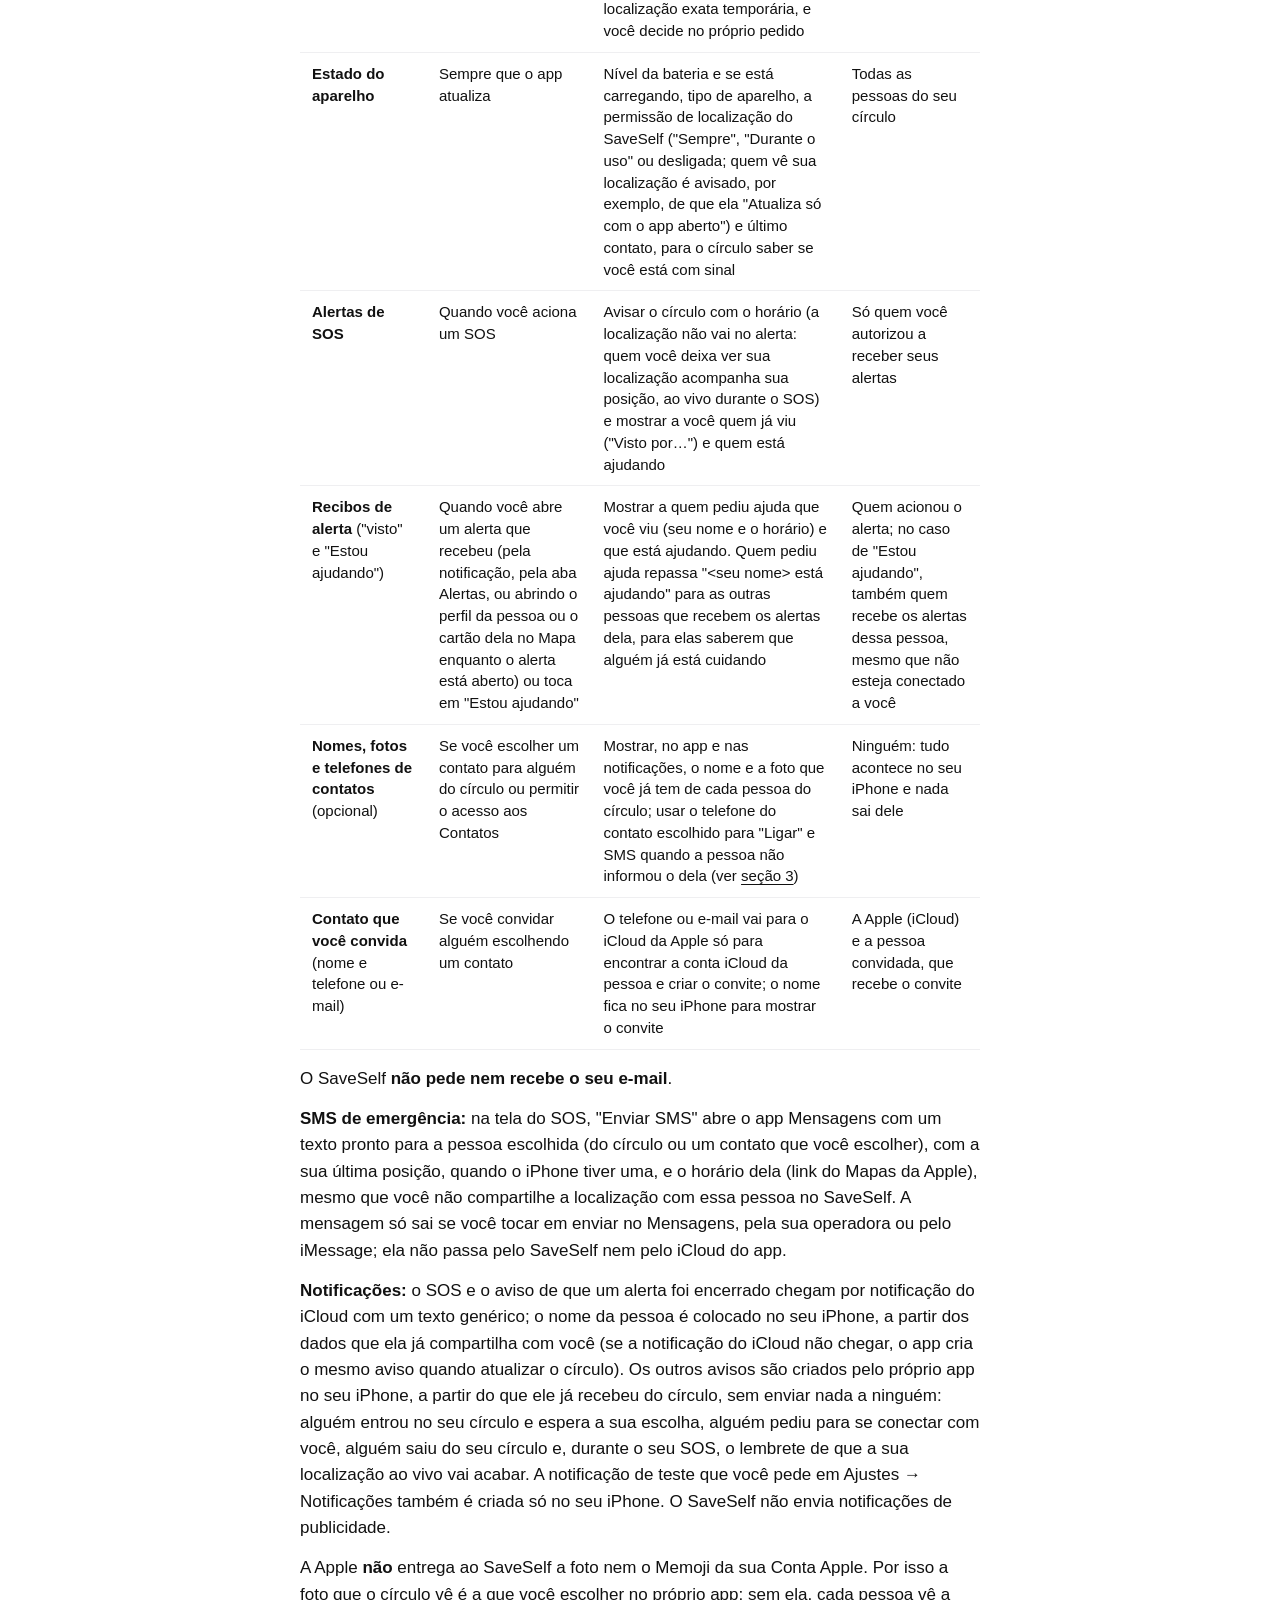
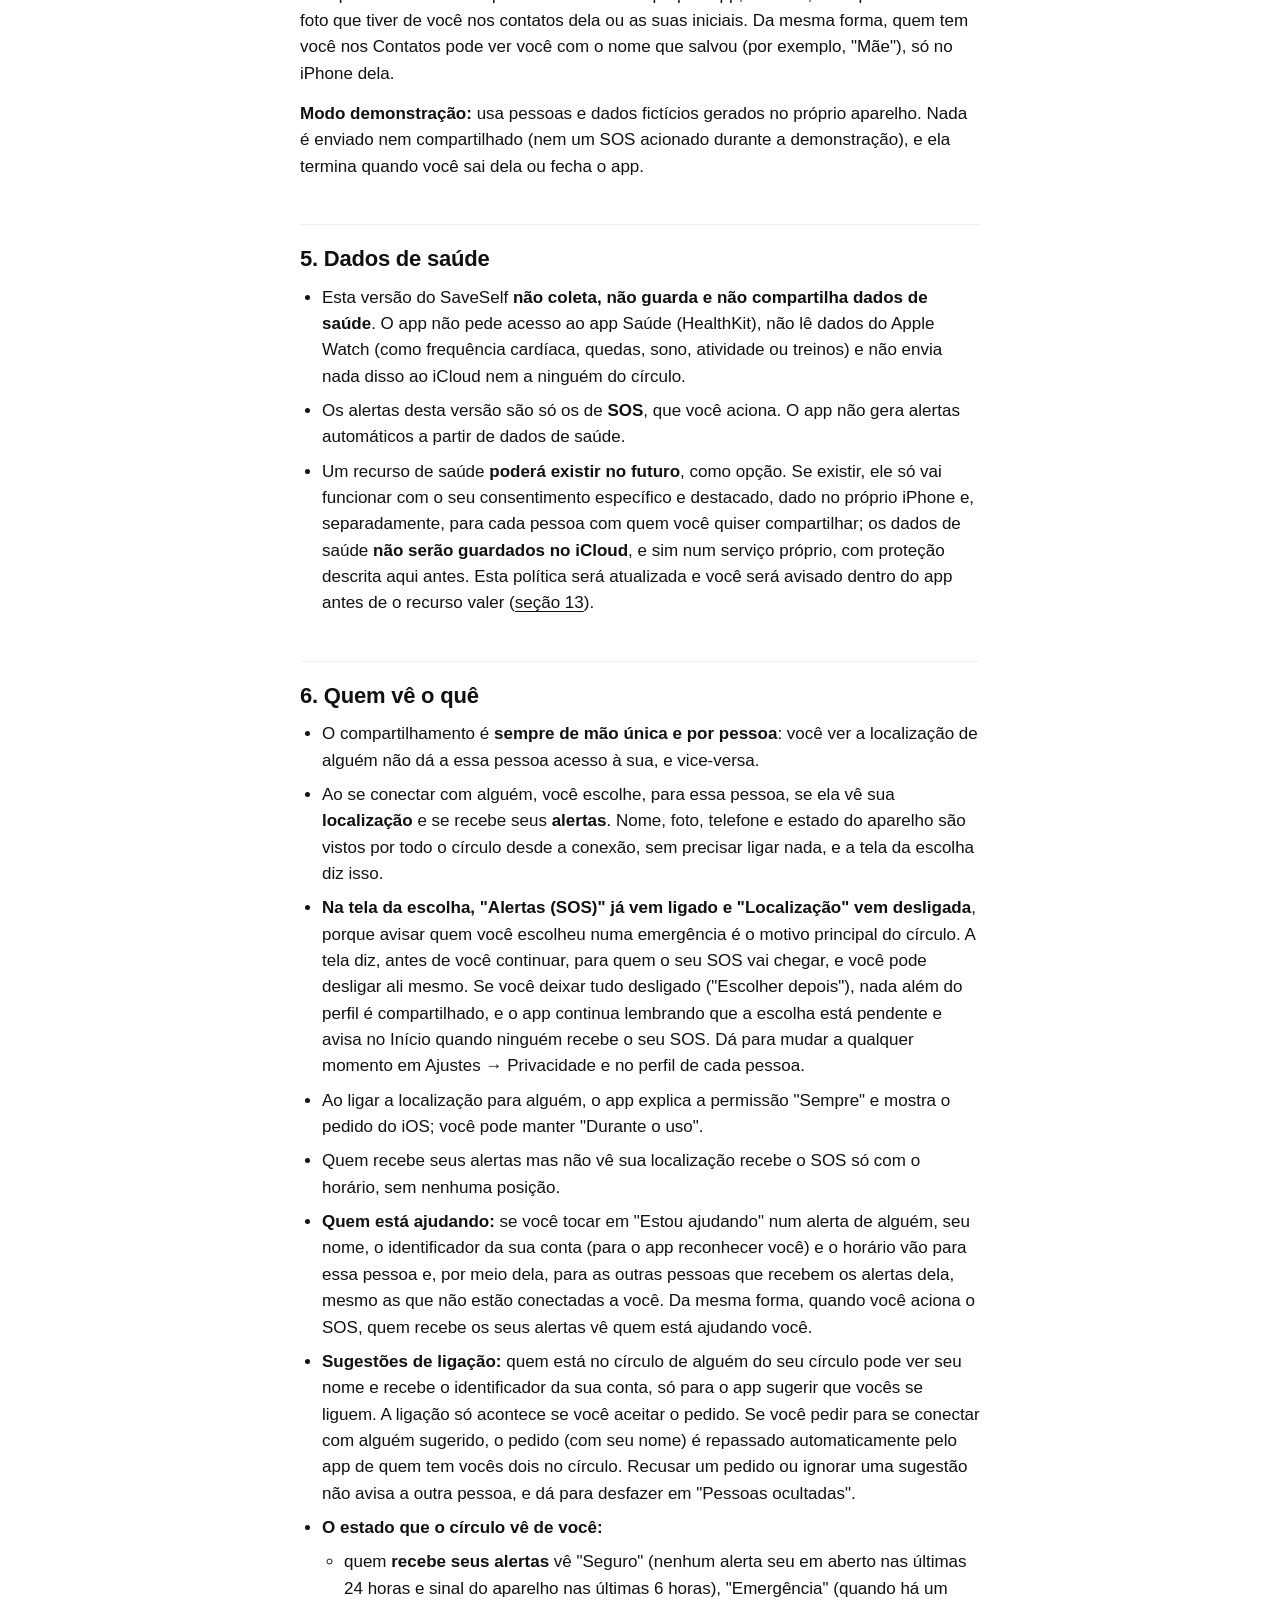
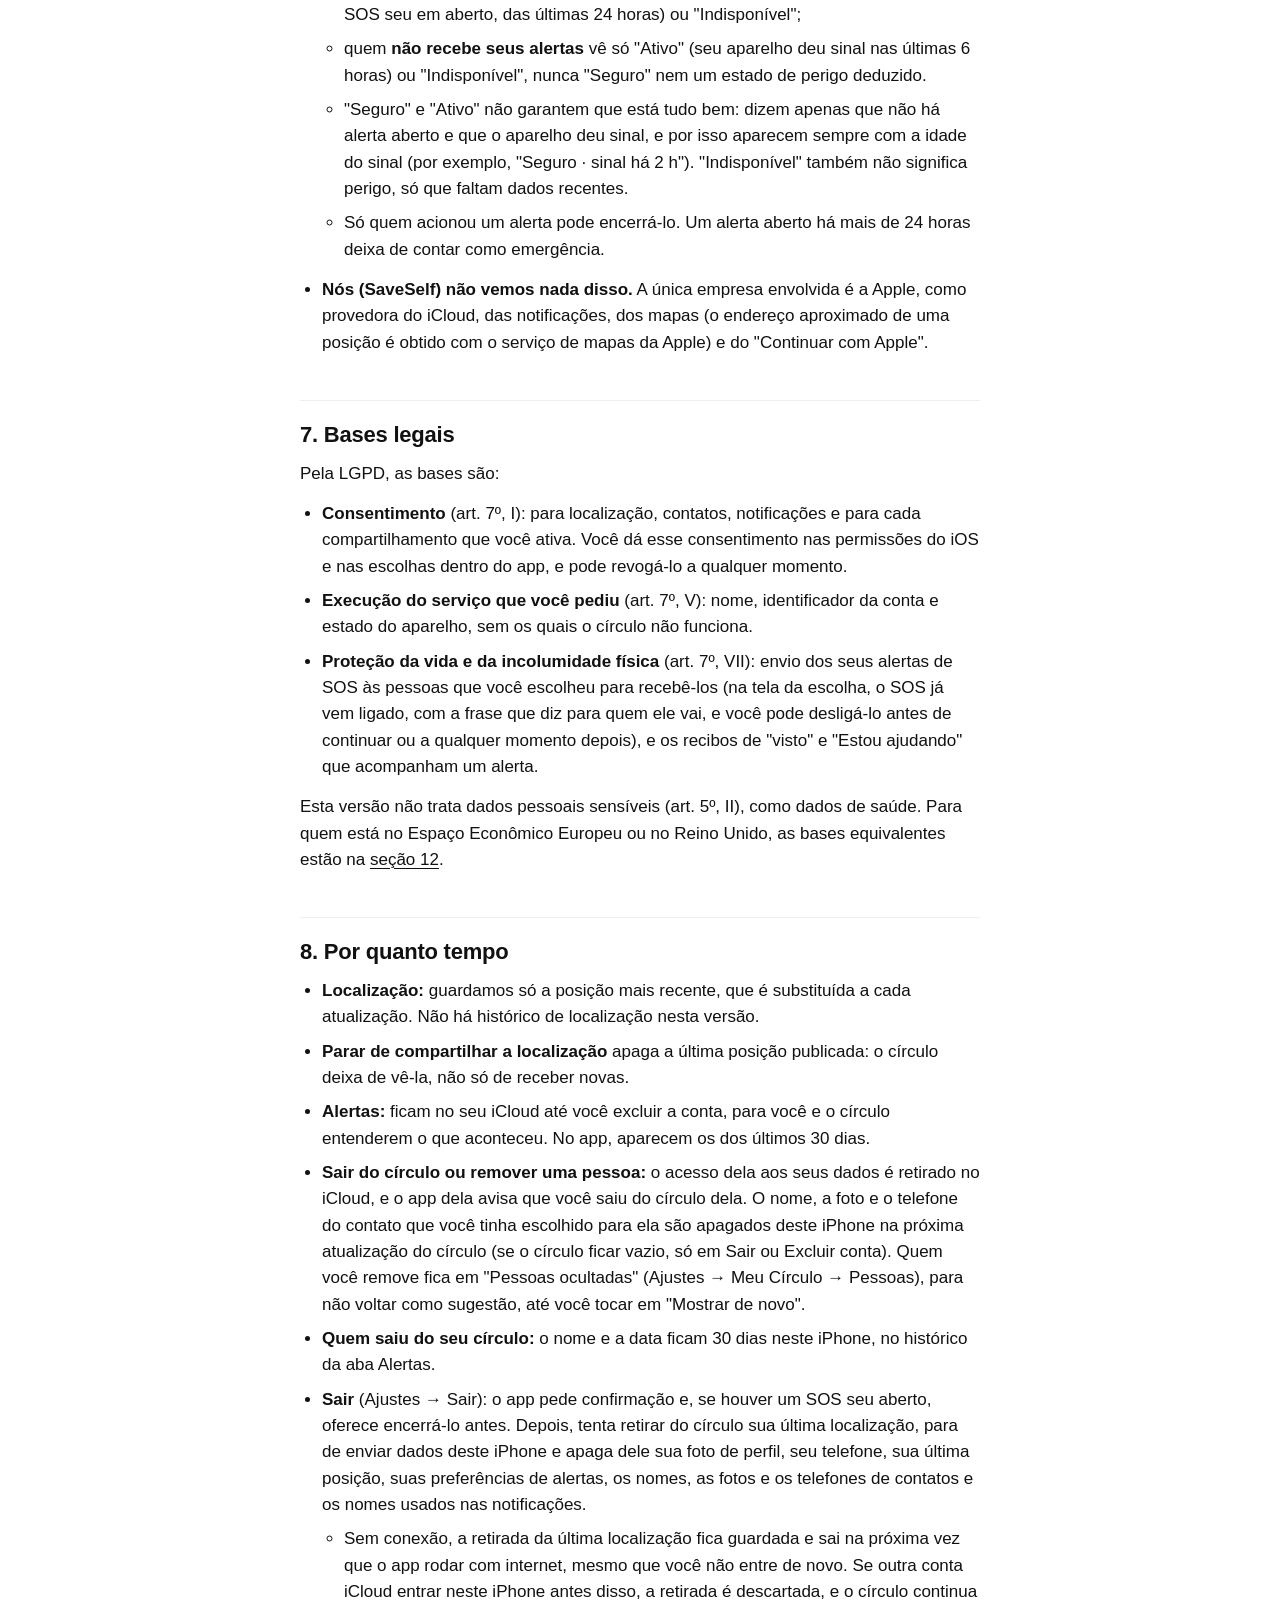
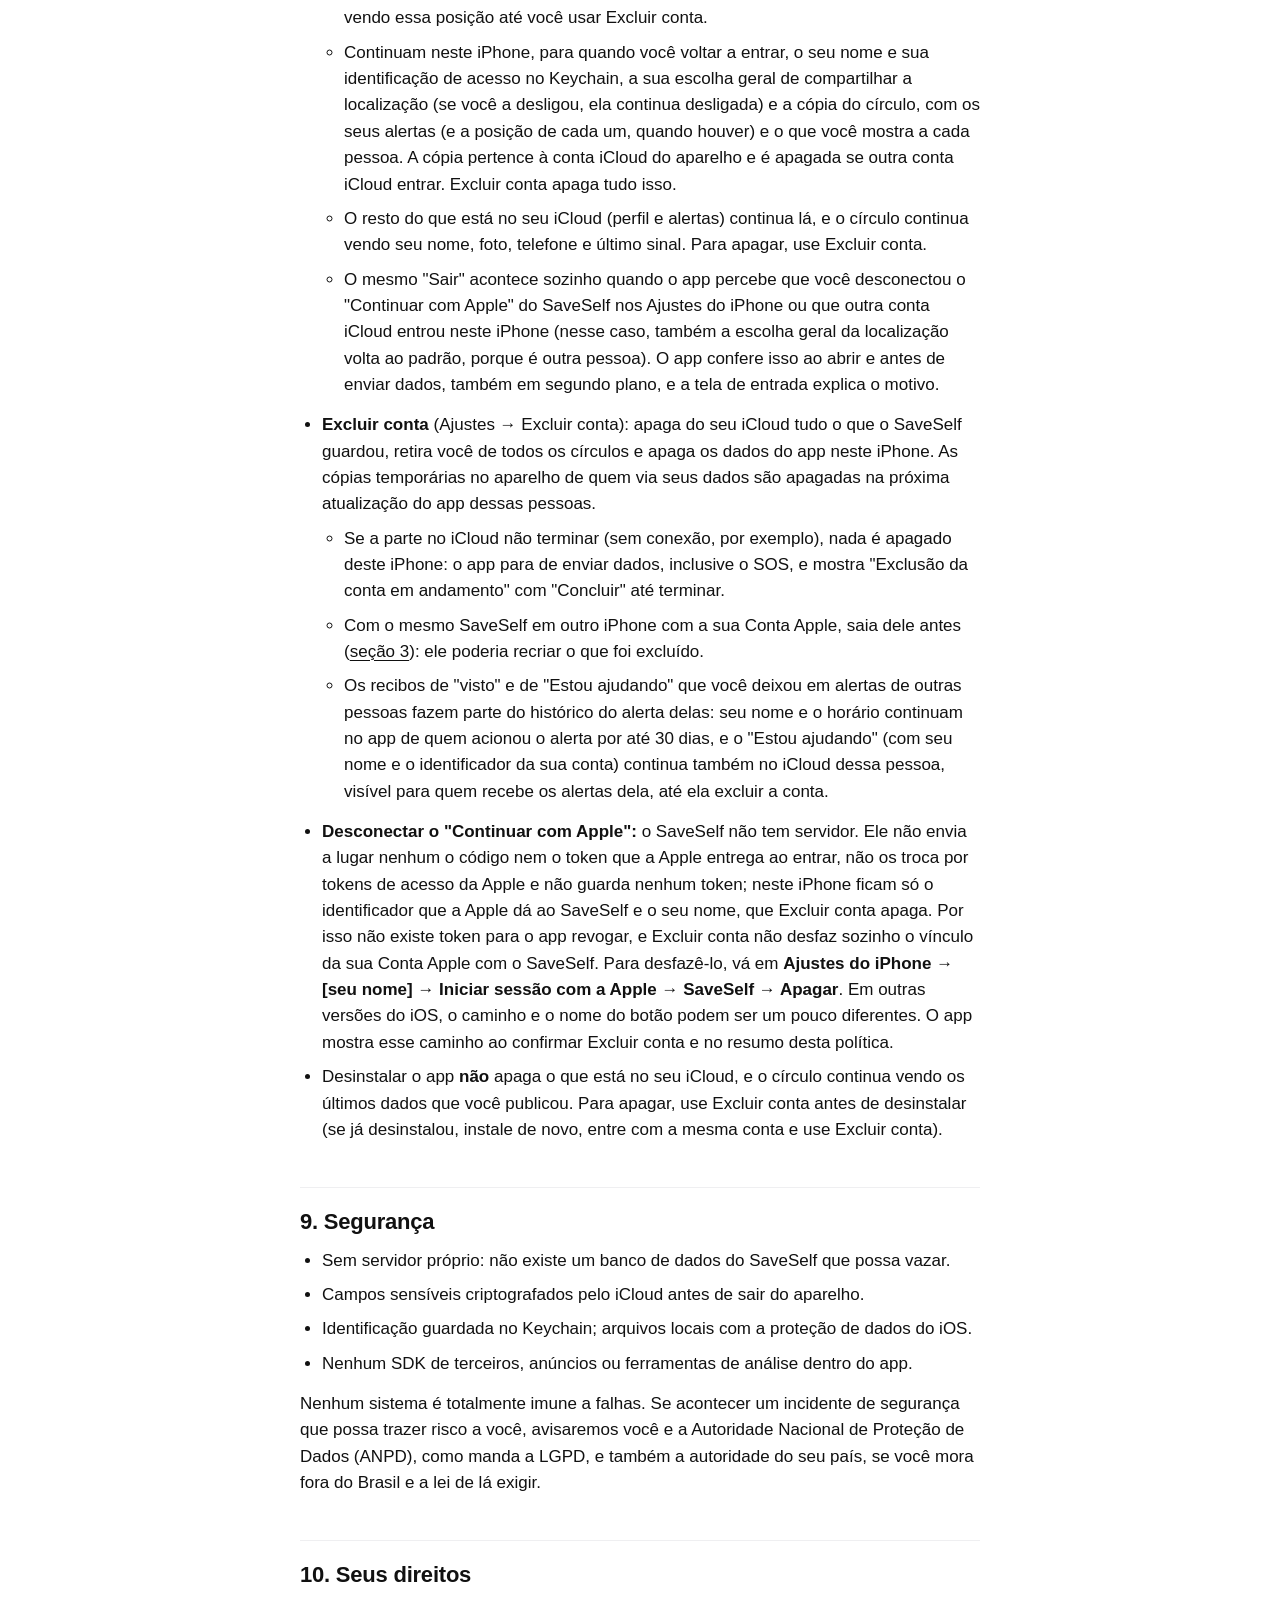
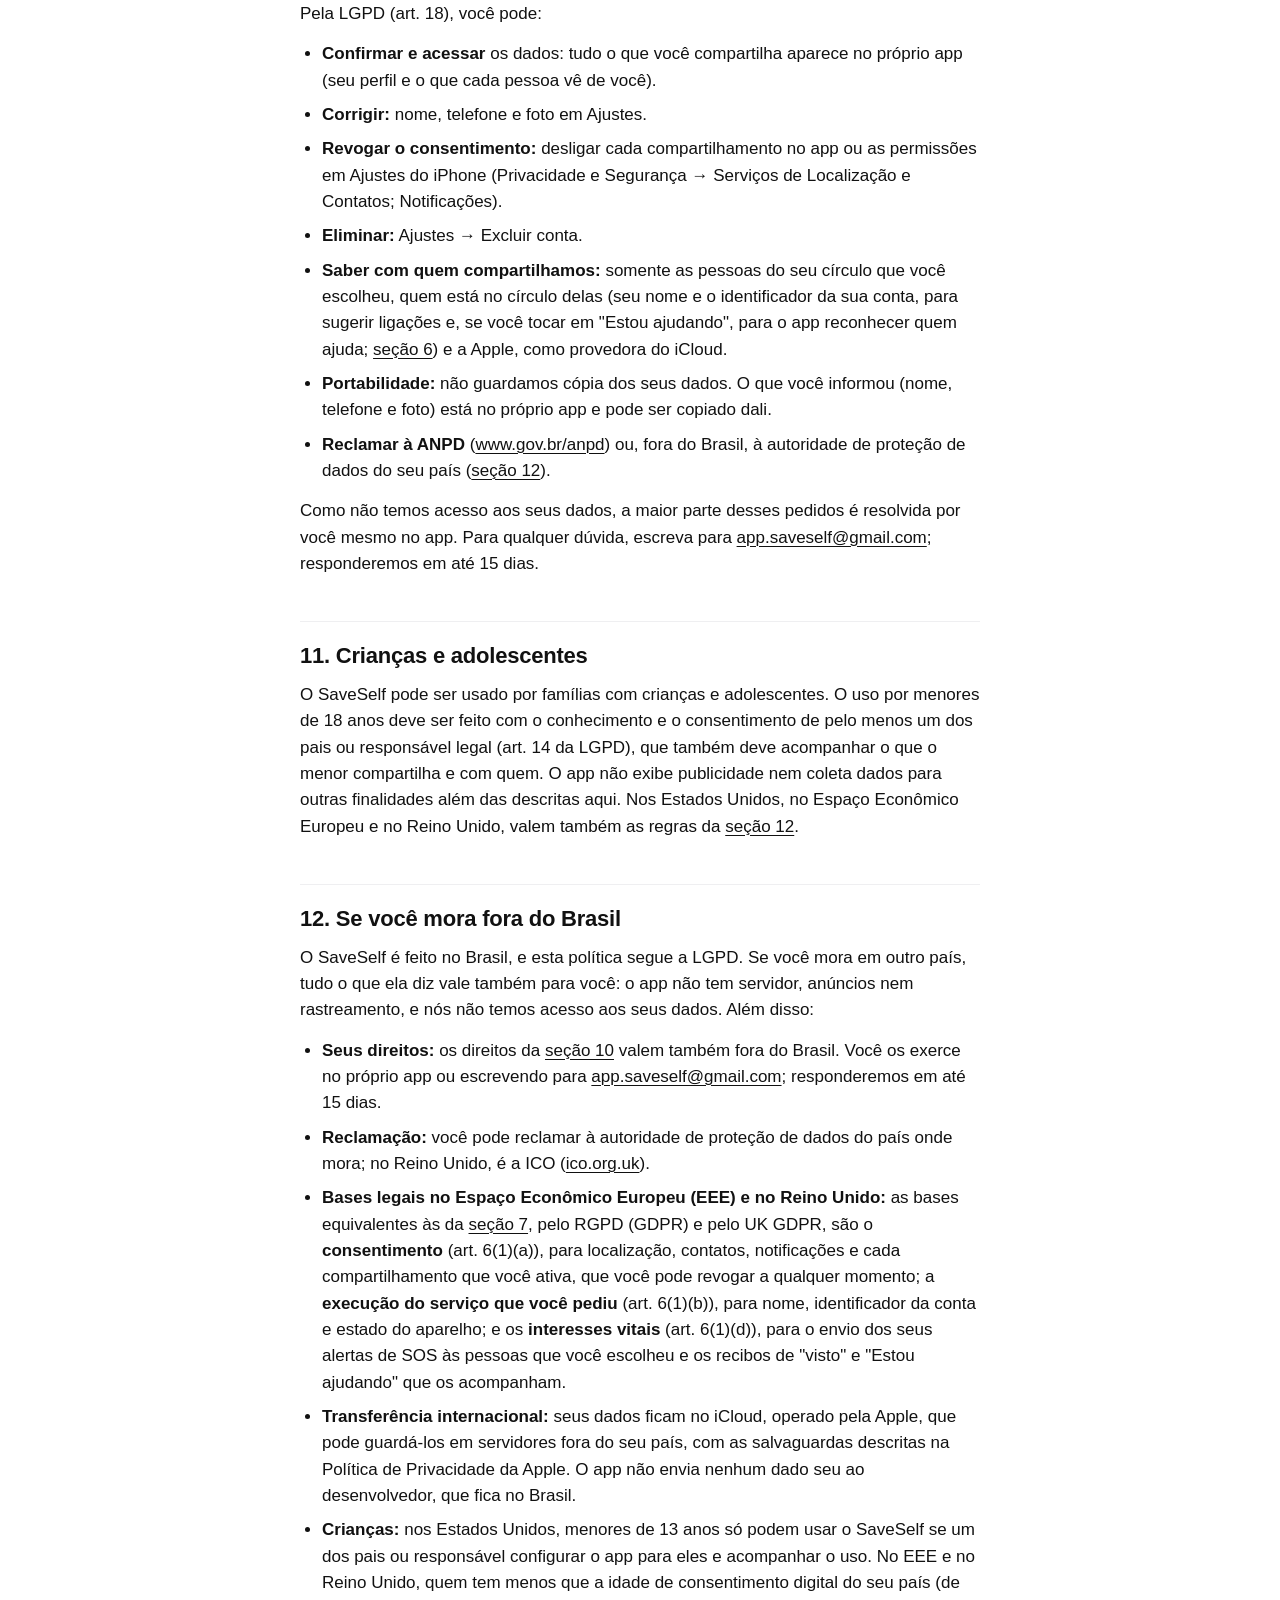
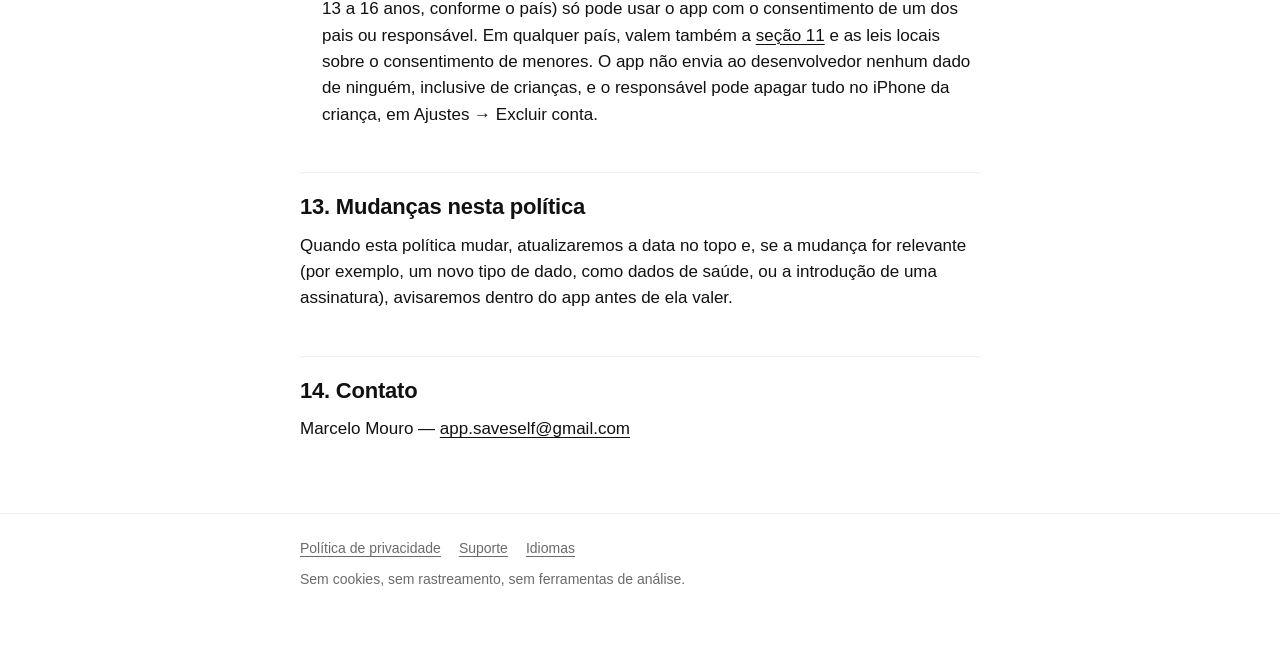
<file: pt/privacidade.html>
<!doctype html>
<html lang="pt-BR">
<head>
<meta charset="utf-8">
<meta name="viewport" content="width=device-width, initial-scale=1">
<title>Política de Privacidade do SaveSelf</title>
<meta name="description" content="Quais dados o SaveSelf usa, onde ficam (no seu iCloud), quem pode vê-los, por quanto tempo e como você controla tudo.">
<meta name="referrer" content="no-referrer">
<meta name="color-scheme" content="light">
<link rel="alternate" hreflang="pt-BR" href="privacidade.html">
<link rel="alternate" hreflang="en" href="../en/privacy.html">
<link rel="alternate" hreflang="es" href="../es/privacidad.html">
<link rel="alternate" hreflang="x-default" href="../index.html">
<link rel="icon" href="data:image/svg+xml,%3Csvg xmlns='http://www.w3.org/2000/svg' viewBox='0 0 100 100'%3E%3Cpath fill='%23111111' fill-rule='evenodd' d='M50 92L74.87 54.78A30 30 0 1 0 25.13 54.78ZM62 38A12 12 0 1 0 38 38A12 12 0 1 0 62 38Z'/%3E%3Ccircle cx='50' cy='38' r='6' fill='%2324B35F'/%3E%3C/svg%3E">
<link rel="stylesheet" href="../style.css">
</head>
<body>
<header class="site-header">
  <div class="wrap">
    <a class="brand" href="../index.html"><svg viewBox="0 0 100 100" aria-hidden="true"><path fill="currentColor" fill-rule="evenodd" d="M50 92L74.87 54.78A30 30 0 1 0 25.13 54.78ZM62 38A12 12 0 1 0 38 38A12 12 0 1 0 62 38Z"/><circle cx="50" cy="38" r="6" fill="#24B35F"/></svg>SaveSelf</a>
    <nav aria-label="Idioma">
      <ul class="lang">
        <li><span aria-current="page" lang="pt-BR">PT</span></li>
        <li><a href="../en/privacy.html" hreflang="en" lang="en">EN</a></li>
        <li><a href="../es/privacidad.html" hreflang="es" lang="es">ES</a></li>
      </ul>
    </nav>
  </div>
</header>

<main>
  <div class="wrap">
    <h1>Política de Privacidade do SaveSelf</h1>
    <p class="meta"><strong>Última atualização:</strong> 8 de outubro de 2026</p>

    <p>O SaveSelf é um app de segurança para famílias e pessoas próximas: cada pessoa escolhe o que
    compartilha (localização e alertas de SOS) com quem faz parte do seu círculo.</p>

    <p>Esta política explica quais dados o app usa, onde eles ficam, quem pode vê-los, por quanto tempo e
    como você controla tudo isso, de acordo com a Lei Geral de Proteção de Dados (LGPD — Lei
    nº 13.709/2018). Se você mora fora do Brasil, veja também a <a href="#s12">seção 12</a>.</p>

    <nav class="toc" aria-label="Seções">
      <p>Nesta página</p>
      <ol>
        <li><a href="#s1">Resumo em linguagem simples</a></li>
        <li><a href="#s2">Quem é o responsável</a></li>
        <li><a href="#s3">Onde seus dados ficam</a></li>
        <li><a href="#s4">Quais dados usamos e para quê</a></li>
        <li><a href="#s5">Dados de saúde</a></li>
        <li><a href="#s6">Quem vê o quê</a></li>
        <li><a href="#s7">Bases legais</a></li>
        <li><a href="#s8">Por quanto tempo</a></li>
        <li><a href="#s9">Segurança</a></li>
        <li><a href="#s10">Seus direitos</a></li>
        <li><a href="#s11">Crianças e adolescentes</a></li>
        <li><a href="#s12">Se você mora fora do Brasil</a></li>
        <li><a href="#s13">Mudanças nesta política</a></li>
        <li><a href="#s14">Contato</a></li>
      </ol>
    </nav>

    <h2 id="s1">1. Resumo em linguagem simples</h2>
    <ul>
      <li><strong>Não temos servidor.</strong> O que você compartilha fica guardado <strong>no seu próprio iCloud</strong> (os
        registros da ligação com cada pessoa ficam no iCloud de quem criou o convite; <a href="#s3">seção 3</a>), e não em
        computadores do SaveSelf.</li>
      <li><strong>Nós não vemos seus dados.</strong> Não temos acesso à sua localização nem aos seus alertas.</li>
      <li><strong>Você decide quem vê o quê</strong>, pessoa por pessoa: localização e alertas são escolhas separadas, e
        você pode mudar ou desligar quando quiser. Ao se conectar com alguém, seu nome, foto, telefone e
        o estado do seu iPhone (bateria, último sinal e permissão de localização) já aparecem para essa
        pessoa; localização e SOS, só se estiverem ligados. Na tela dessa escolha, o SOS já vem ligado e
        a localização vem desligada (<a href="#s6">seção 6</a>).</li>
      <li><strong>Nenhum dado de saúde.</strong> Esta versão não acessa o app Saúde nem dados do Apple Watch e não envia
        nada de saúde ou de atividade física para lugar nenhum (<a href="#s5">seção 5</a>).</li>
      <li><strong>Não pedimos seu e-mail.</strong> Para entrar, basta o "Continuar com Apple", que nos dá só o nome
        (se a Apple não o enviar, você escolhe o nome que o círculo vê).</li>
      <li><strong>Sem anúncios, sem rastreamento, sem venda de dados</strong>, sem ferramentas de análise de uso de
        terceiros.</li>
      <li><strong>Você pode excluir tudo</strong> em Ajustes → Excluir conta.</li>
    </ul>

    <h2 id="s2">2. Quem é o responsável</h2>
    <ul>
      <li><strong>Controlador:</strong> Marcelo Mouro (pessoa física), desenvolvedor do SaveSelf.</li>
      <li><strong>Encarregado pelo tratamento de dados (DPO):</strong> Marcelo Mouro, <a href="mailto:app.saveself@gmail.com">app.saveself@gmail.com</a>.</li>
      <li><strong>Contato para qualquer assunto de privacidade:</strong> <a href="mailto:app.saveself@gmail.com">app.saveself@gmail.com</a>.</li>
    </ul>

    <h2 id="s3">3. Onde seus dados ficam</h2>
    <p>O SaveSelf usa o <strong>iCloud (CloudKit), da Apple</strong>, como único lugar de armazenamento na nuvem:</p>
    <ul>
      <li>Seus dados ficam no <strong>banco de dados privado do seu iCloud</strong>, dentro do espaço do SaveSelf. Eles
        contam na cota do seu iCloud, não em servidores nossos.</li>
      <li>Para mostrar algo a uma pessoa do seu círculo, o app usa o compartilhamento do próprio iCloud
        (<code>CKShare</code>): só as pessoas que você escolheu recebem acesso de leitura àquela parte dos dados.</li>
      <li>Os registros da ligação entre duas pessoas (nome, identificador da conta, o que cada uma liberou,
        as apresentações e os recibos de "visto" e "Estou ajudando") ficam numa zona do iCloud de quem
        criou o convite, compartilhada só entre vocês dois, e são apagados quando a ligação termina.</li>
      <li>Os campos mais sensíveis (localização, telefone e foto) são gravados com a criptografia de campos
        do iCloud: são cifrados no seu aparelho antes de irem para a nuvem. Ficam com a proteção padrão
        do iCloud o nome, o estado do aparelho, o estado de segurança ("Seguro" ou "Emergência"), o tipo
        e o horário dos alertas (com a marca de que o alerta saiu com posição, nunca a posição em si), os
        recibos de "visto" e de "Estou ajudando" (nome, identificador da conta e horário), o horário de
        cada localização e, num SOS, até quando a localização ao vivo continua.</li>
      <li>A Apple opera o iCloud conforme a Política de Privacidade da Apple. Os servidores do iCloud podem
        ficar fora do Brasil ou do país onde você mora (transferência internacional, art. 33 da LGPD;
        fora do Brasil, ver a <a href="#s12">seção 12</a>).</li>
    </ul>

    <p>No seu iPhone, o app guarda ainda:</p>
    <ul>
      <li>uma cópia temporária do que você publicou e do que o círculo compartilhou com você, para abrir
        rápido, funcionar sem internet e reenviar o que ficou pendente (fora do backup do iPhone);</li>
      <li>a última posição que você publicou (latitude, longitude e horário), nos ajustes internos do app,
        para não reenviar a mesma posição. Ela entra no backup do iPhone e é apagada quando você para de
        compartilhar a localização, em "Sair" e em "Excluir conta";</li>
      <li>seu nome e sua identificação de acesso no <strong>Keychain</strong> do iPhone;</li>
      <li>os nomes das pessoas do círculo, como você os vê no app (com o nome que você tem da pessoa nos
        Contatos, quando há), num arquivo interno fora do backup do iPhone, para escrever as
        notificações de alerta mesmo com o iPhone bloqueado, junto com o registro de quais alertas e
        avisos já foram mostrados (para não repetir);</li>
      <li>dentro da cópia temporária, a lista de quem saiu do seu círculo nos últimos 30 dias (nome e
        data), para o histórico da aba Alertas, e a de quem você ocultou ou removeu (nome e identificador da conta), para
        "Pessoas ocultadas";</li>
      <li>a foto de perfil que você escolheu, o telefone que você informou e as suas escolhas de
        compartilhamento;</li>
      <li>o <strong>nome, a foto e o telefone do contato que você escolher</strong> para uma pessoa do círculo no
        seletor de contatos do iPhone: guardamos só o nome, a miniatura, o primeiro telefone e o
        identificador do contato, fora do backup do iPhone. O telefone serve para "Ligar" e SMS quando a
        pessoa não informou o dela. O seletor não pede acesso aos seus Contatos, então isso acontece
        mesmo sem essa permissão. Com o acesso, o nome, a foto e o telefone guardados acompanham as
        mudanças que você fizer nesse contato;</li>
      <li>se você <strong>permitir o acesso aos Contatos</strong>, o app também procura o nome e a foto de cada pessoa
        do círculo pelo telefone dela. Eles ficam só na memória enquanto o app está aberto e não são
        gravados, a não ser o nome no arquivo interno das notificações (item acima).</li>
    </ul>

    <p>Quem você tem nos Contatos aparece no SaveSelf com o nome que você salvou (por exemplo, "Pai") e,
    abaixo, o nome que a própria pessoa escolheu. Isso vale só no seu iPhone: a pessoa e o resto do
    círculo continuam vendo o nome que ela escolheu. No perfil de cada pessoa, "Desvincular contato"
    volta ao nome e à foto que ela escolheu.</p>

    <p>Nada disso sai do seu iPhone, com exceção do que já está descrito para o iCloud e do que entra no
    backup do próprio iPhone (no computador ou no Backup do iCloud, se você o usar). "Excluir conta"
    apaga todos esses dados deste iPhone, e "Sair" apaga parte deles (<a href="#s8">seção 8</a>).</p>

    <p><strong>Um iPhone por Conta Apple.</strong> Nesta versão, use o SaveSelf em um único iPhone por Conta Apple.
    Dois iPhones com a mesma conta gravam no mesmo espaço do seu iCloud: a localização, o perfil e as
    escolhas de um podem substituir as do outro, e um deles pode recriar dados que você excluiu no
    outro. Antes de "Excluir conta", saia do SaveSelf (ou desinstale o app) nos outros iPhones com a
    mesma conta.</p>

    <h2 id="s4">4. Quais dados usamos e para quê</h2>
    <div class="table-wrap">
      <table>
        <thead>
          <tr><th scope="col">Dado</th><th scope="col">Quando</th><th scope="col">Para quê</th><th scope="col">Quem pode ver</th></tr>
        </thead>
        <tbody>
          <tr>
            <td data-label="Dado"><strong>Nome</strong></td>
            <td data-label="Quando">Sempre</td>
            <td data-label="Para quê">Identificar você no círculo e sugerir ligações (<a href="#s6">seção 6</a>). Vem do "Continuar com Apple" ou, se a Apple não o enviar, é escolhido por você na configuração; pode ser trocado em Ajustes → Nome no círculo</td>
            <td data-label="Quem pode ver">Todas as pessoas do seu círculo e, como sugestão de ligação, quem está no círculo de alguém do seu círculo (a ligação só acontece se você aceitar)</td>
          </tr>
          <tr>
            <td data-label="Dado"><strong>Identificador da conta</strong> (Apple e iCloud)</td>
            <td data-label="Quando">Sempre</td>
            <td data-label="Para quê">Ligar você às pessoas do círculo, sugerir ligações e manter a sessão</td>
            <td data-label="Quem pode ver">Não aparece na tela; o do iCloud vai para os aparelhos do seu círculo e de quem está no círculo deles, para sugerir ligações</td>
          </tr>
          <tr>
            <td data-label="Dado"><strong>Telefone</strong> (opcional)</td>
            <td data-label="Quando">Se você informar (a configuração pergunta, e dá para pular)</td>
            <td data-label="Para quê">Permitir que o círculo ligue ou mande SMS para você, por exemplo num alerta</td>
            <td data-label="Quem pode ver">Todas as pessoas do seu círculo</td>
          </tr>
          <tr>
            <td data-label="Dado"><strong>Foto de perfil</strong> (opcional)</td>
            <td data-label="Quando">Se você escolher</td>
            <td data-label="Para quê">Aparecer no círculo (pode ser um Memoji salvo nas Fotos). Vai cifrada para o seu iCloud e só é enviada de novo quando você a troca</td>
            <td data-label="Quem pode ver">Todas as pessoas do seu círculo</td>
          </tr>
          <tr>
            <td data-label="Dado"><strong>Localização</strong></td>
            <td data-label="Quando">Se você permitir e ativar</td>
            <td data-label="Para quê">Mostrar sua posição mais recente, com precisão, horário e endereço aproximado; durante um SOS, atualização contínua por 60 minutos, que você pode estender ("Continuar ao vivo"), com o horário até quando ela continua ("ao vivo até…"). Se você desligar a "Localização Exata" do SaveSelf nos Ajustes do iPhone, vai só a posição aproximada, salvo durante um SOS: aí o app pede ao iOS a localização exata temporária, e você decide no próprio pedido</td>
            <td data-label="Quem pode ver">Só quem você autorizou a ver sua localização</td>
          </tr>
          <tr>
            <td data-label="Dado"><strong>Estado do aparelho</strong></td>
            <td data-label="Quando">Sempre que o app atualiza</td>
            <td data-label="Para quê">Nível da bateria e se está carregando, tipo de aparelho, a permissão de localização do SaveSelf ("Sempre", "Durante o uso" ou desligada; quem vê sua localização é avisado, por exemplo, de que ela "Atualiza só com o app aberto") e último contato, para o círculo saber se você está com sinal</td>
            <td data-label="Quem pode ver">Todas as pessoas do seu círculo</td>
          </tr>
          <tr>
            <td data-label="Dado"><strong>Alertas de SOS</strong></td>
            <td data-label="Quando">Quando você aciona um SOS</td>
            <td data-label="Para quê">Avisar o círculo com o horário (a localização não vai no alerta: quem você deixa ver sua localização acompanha sua posição, ao vivo durante o SOS) e mostrar a você quem já viu ("Visto por…") e quem está ajudando</td>
            <td data-label="Quem pode ver">Só quem você autorizou a receber seus alertas</td>
          </tr>
          <tr>
            <td data-label="Dado"><strong>Recibos de alerta</strong> ("visto" e "Estou ajudando")</td>
            <td data-label="Quando">Quando você abre um alerta que recebeu (pela notificação, pela aba Alertas, ou abrindo o perfil da pessoa ou o cartão dela no Mapa enquanto o alerta está aberto) ou toca em "Estou ajudando"</td>
            <td data-label="Para quê">Mostrar a quem pediu ajuda que você viu (seu nome e o horário) e que está ajudando. Quem pediu ajuda repassa "&lt;seu nome&gt; está ajudando" para as outras pessoas que recebem os alertas dela, para elas saberem que alguém já está cuidando</td>
            <td data-label="Quem pode ver">Quem acionou o alerta; no caso de "Estou ajudando", também quem recebe os alertas dessa pessoa, mesmo que não esteja conectado a você</td>
          </tr>
          <tr>
            <td data-label="Dado"><strong>Nomes, fotos e telefones de contatos</strong> (opcional)</td>
            <td data-label="Quando">Se você escolher um contato para alguém do círculo ou permitir o acesso aos Contatos</td>
            <td data-label="Para quê">Mostrar, no app e nas notificações, o nome e a foto que você já tem de cada pessoa do círculo; usar o telefone do contato escolhido para "Ligar" e SMS quando a pessoa não informou o dela (ver <a href="#s3">seção 3</a>)</td>
            <td data-label="Quem pode ver">Ninguém: tudo acontece no seu iPhone e nada sai dele</td>
          </tr>
          <tr>
            <td data-label="Dado"><strong>Contato que você convida</strong> (nome e telefone ou e-mail)</td>
            <td data-label="Quando">Se você convidar alguém escolhendo um contato</td>
            <td data-label="Para quê">O telefone ou e-mail vai para o iCloud da Apple só para encontrar a conta iCloud da pessoa e criar o convite; o nome fica no seu iPhone para mostrar o convite</td>
            <td data-label="Quem pode ver">A Apple (iCloud) e a pessoa convidada, que recebe o convite</td>
          </tr>
        </tbody>
      </table>
    </div>

    <p>O SaveSelf <strong>não pede nem recebe o seu e-mail</strong>.</p>

    <p><strong>SMS de emergência:</strong> na tela do SOS, "Enviar SMS" abre o app Mensagens com um texto pronto para a
    pessoa escolhida (do círculo ou um contato que você escolher), com a sua última posição, quando o
    iPhone tiver uma, e o horário dela (link do Mapas da Apple), mesmo que você não compartilhe a
    localização com essa pessoa no SaveSelf. A mensagem só sai se você tocar em enviar no Mensagens,
    pela sua operadora ou pelo iMessage; ela não passa pelo SaveSelf nem pelo iCloud do app.</p>

    <p><strong>Notificações:</strong> o SOS e o aviso de que um alerta foi encerrado chegam por notificação do iCloud
    com um texto genérico; o nome da pessoa é colocado no seu iPhone, a partir dos dados que ela já
    compartilha com você (se a notificação do iCloud não chegar, o app cria o mesmo aviso quando
    atualizar o círculo). Os outros avisos são criados pelo próprio app no seu iPhone, a partir do que
    ele já recebeu do círculo, sem enviar nada a ninguém: alguém entrou no seu círculo e espera a sua
    escolha, alguém pediu para se conectar com você, alguém saiu do seu círculo e, durante o seu SOS,
    o lembrete de que a sua localização ao vivo vai acabar. A notificação de teste que você pede em
    Ajustes → Notificações também é criada só no seu iPhone. O SaveSelf não envia notificações de
    publicidade.</p>

    <p>A Apple <strong>não</strong> entrega ao SaveSelf a foto nem o Memoji da sua Conta Apple. Por isso a foto que
    o círculo vê é a que você escolher no próprio app; sem ela, cada pessoa vê a foto que tiver de você
    nos contatos dela ou as suas iniciais. Da mesma forma, quem tem você nos Contatos pode ver você com
    o nome que salvou (por exemplo, "Mãe"), só no iPhone dela.</p>

    <p><strong>Modo demonstração:</strong> usa pessoas e dados fictícios gerados no próprio aparelho. Nada é enviado
    nem compartilhado (nem um SOS acionado durante a demonstração), e ela termina quando você sai dela
    ou fecha o app.</p>

    <h2 id="s5">5. Dados de saúde</h2>
    <ul>
      <li>Esta versão do SaveSelf <strong>não coleta, não guarda e não compartilha dados de saúde</strong>. O app não
        pede acesso ao app Saúde (HealthKit), não lê dados do Apple Watch (como frequência cardíaca,
        quedas, sono, atividade ou treinos) e não envia nada disso ao iCloud nem a ninguém do círculo.</li>
      <li>Os alertas desta versão são só os de <strong>SOS</strong>, que você aciona. O app não gera alertas
        automáticos a partir de dados de saúde.</li>
      <li>Um recurso de saúde <strong>poderá existir no futuro</strong>, como opção. Se existir, ele só vai funcionar
        com o seu consentimento específico e destacado, dado no próprio iPhone e, separadamente, para
        cada pessoa com quem você quiser compartilhar; os dados de saúde <strong>não serão guardados no
        iCloud</strong>, e sim num serviço próprio, com proteção descrita aqui antes. Esta política será
        atualizada e você será avisado dentro do app antes de o recurso valer (<a href="#s13">seção 13</a>).</li>
    </ul>

    <h2 id="s6">6. Quem vê o quê</h2>
    <ul>
      <li>O compartilhamento é <strong>sempre de mão única e por pessoa</strong>: você ver a localização de alguém não
        dá a essa pessoa acesso à sua, e vice-versa.</li>
      <li>Ao se conectar com alguém, você escolhe, para essa pessoa, se ela vê sua <strong>localização</strong> e se
        recebe seus <strong>alertas</strong>. Nome, foto, telefone e estado do aparelho são vistos por todo o
        círculo desde a conexão, sem precisar ligar nada, e a tela da escolha diz isso.</li>
      <li><strong>Na tela da escolha, "Alertas (SOS)" já vem ligado e "Localização" vem desligada</strong>, porque
        avisar quem você escolheu numa emergência é o motivo principal do círculo. A tela diz, antes de
        você continuar, para quem o seu SOS vai chegar, e você pode desligar ali mesmo. Se você deixar
        tudo desligado ("Escolher depois"), nada além do perfil é compartilhado, e o app continua
        lembrando que a escolha está pendente e avisa no Início quando ninguém recebe o seu SOS. Dá para
        mudar a qualquer momento em Ajustes → Privacidade e no perfil de cada pessoa.</li>
      <li>Ao ligar a localização para alguém, o app explica a permissão "Sempre" e mostra o pedido do
        iOS; você pode manter "Durante o uso".</li>
      <li>Quem recebe seus alertas mas não vê sua localização recebe o SOS só com o horário, sem nenhuma
        posição.</li>
      <li><strong>Quem está ajudando:</strong> se você tocar em "Estou ajudando" num alerta de alguém, seu nome, o
        identificador da sua conta (para o app reconhecer você) e o horário vão para essa pessoa e, por
        meio dela, para as outras pessoas que recebem os alertas dela, mesmo as que não estão conectadas
        a você. Da mesma forma, quando você aciona o SOS, quem recebe os seus alertas vê quem está
        ajudando você.</li>
      <li><strong>Sugestões de ligação:</strong> quem está no círculo de alguém do seu círculo pode ver seu nome e
        recebe o identificador da sua conta, só para o app sugerir que vocês se liguem. A ligação só
        acontece se você aceitar o pedido. Se você pedir para se conectar com alguém sugerido, o pedido
        (com seu nome) é repassado automaticamente pelo app de quem tem vocês dois no círculo. Recusar
        um pedido ou ignorar uma sugestão não avisa a outra pessoa, e dá para desfazer em "Pessoas
        ocultadas".</li>
      <li><strong>O estado que o círculo vê de você:</strong>
        <ul>
          <li>quem <strong>recebe seus alertas</strong> vê "Seguro" (nenhum alerta seu em aberto nas últimas 24 horas e
            sinal do aparelho nas últimas 6 horas), "Emergência" (quando há um SOS seu em aberto, das
            últimas 24 horas) ou "Indisponível";</li>
          <li>quem <strong>não recebe seus alertas</strong> vê só "Ativo" (seu aparelho deu sinal nas últimas 6 horas) ou
            "Indisponível", nunca "Seguro" nem um estado de perigo deduzido.</li>
          <li>"Seguro" e "Ativo" não garantem que está tudo bem: dizem apenas que não há alerta aberto e que
            o aparelho deu sinal, e por isso aparecem sempre com a idade do sinal (por exemplo, "Seguro ·
            sinal há 2 h"). "Indisponível" também não significa perigo, só que faltam dados recentes.</li>
          <li>Só quem acionou um alerta pode encerrá-lo. Um alerta aberto há mais de 24 horas deixa de
            contar como emergência.</li>
        </ul>
      </li>
      <li><strong>Nós (SaveSelf) não vemos nada disso.</strong> A única empresa envolvida é a Apple, como provedora do
        iCloud, das notificações, dos mapas (o endereço aproximado de uma posição é obtido com o serviço
        de mapas da Apple) e do "Continuar com Apple".</li>
    </ul>

    <h2 id="s7">7. Bases legais</h2>
    <p>Pela LGPD, as bases são:</p>
    <ul>
      <li><strong>Consentimento</strong> (art. 7º, I): para localização, contatos, notificações e para cada
        compartilhamento que você ativa. Você dá esse consentimento nas permissões do iOS e nas escolhas
        dentro do app, e pode revogá-lo a qualquer momento.</li>
      <li><strong>Execução do serviço que você pediu</strong> (art. 7º, V): nome, identificador da conta e estado do
        aparelho, sem os quais o círculo não funciona.</li>
      <li><strong>Proteção da vida e da incolumidade física</strong> (art. 7º, VII): envio dos seus alertas de SOS às
        pessoas que você escolheu para recebê-los (na tela da escolha, o SOS já vem ligado, com a frase
        que diz para quem ele vai, e você pode desligá-lo antes de continuar ou a qualquer momento
        depois), e os recibos de "visto" e "Estou ajudando" que acompanham um alerta.</li>
    </ul>
    <p>Esta versão não trata dados pessoais sensíveis (art. 5º, II), como dados de saúde. Para quem está
    no Espaço Econômico Europeu ou no Reino Unido, as bases equivalentes estão na <a href="#s12">seção 12</a>.</p>

    <h2 id="s8">8. Por quanto tempo</h2>
    <ul>
      <li><strong>Localização:</strong> guardamos só a posição mais recente, que é substituída a cada atualização. Não
        há histórico de localização nesta versão.</li>
      <li><strong>Parar de compartilhar a localização</strong> apaga a última posição publicada: o círculo deixa de
        vê-la, não só de receber novas.</li>
      <li><strong>Alertas:</strong> ficam no seu iCloud até você excluir a conta, para você e o círculo entenderem o
        que aconteceu. No app, aparecem os dos últimos 30 dias.</li>
      <li><strong>Sair do círculo ou remover uma pessoa:</strong> o acesso dela aos seus dados é retirado no iCloud, e
        o app dela avisa que você saiu do círculo dela. O nome, a foto e o telefone do contato que você
        tinha escolhido para ela são apagados deste iPhone na próxima atualização do círculo (se o
        círculo ficar vazio, só em Sair ou Excluir conta). Quem você remove fica em "Pessoas ocultadas"
        (Ajustes → Meu Círculo → Pessoas), para não voltar como sugestão, até você tocar em "Mostrar de novo".</li>
      <li><strong>Quem saiu do seu círculo:</strong> o nome e a data ficam 30 dias neste iPhone, no histórico da aba
        Alertas.</li>
      <li><strong>Sair</strong> (Ajustes → Sair): o app pede confirmação e, se houver um SOS seu aberto, oferece
        encerrá-lo antes. Depois, tenta retirar do círculo sua última localização, para de enviar dados
        deste iPhone e apaga dele sua foto de perfil, seu telefone, sua última posição, suas
        preferências de alertas, os nomes, as fotos e os telefones de contatos e os nomes usados nas
        notificações.
        <ul>
          <li>Sem conexão, a retirada da última localização fica guardada e sai na próxima vez que o app
            rodar com internet, mesmo que você não entre de novo. Se outra conta iCloud entrar neste
            iPhone antes disso, a retirada é descartada, e o círculo continua vendo essa posição até você
            usar Excluir conta.</li>
          <li>Continuam neste iPhone, para quando você voltar a entrar, o seu nome e sua identificação de
            acesso no Keychain, a sua escolha geral de compartilhar a localização (se você a desligou, ela
            continua desligada) e a cópia do círculo, com os seus alertas (e a posição de cada um, quando
            houver) e o que você mostra a cada pessoa. A cópia pertence à conta iCloud do aparelho e é
            apagada se outra conta iCloud entrar. Excluir conta apaga tudo isso.</li>
          <li>O resto do que está no seu iCloud (perfil e alertas) continua lá, e o círculo continua vendo
            seu nome, foto, telefone e último sinal. Para apagar, use Excluir conta.</li>
          <li>O mesmo "Sair" acontece sozinho quando o app percebe que você desconectou o "Continuar com
            Apple" do SaveSelf nos Ajustes do iPhone ou que outra conta iCloud entrou neste iPhone (nesse
            caso, também a escolha geral da localização volta ao padrão, porque é outra pessoa). O app
            confere isso ao abrir e antes de enviar dados, também em segundo plano, e a tela de entrada
            explica o motivo.</li>
        </ul>
      </li>
      <li><strong>Excluir conta</strong> (Ajustes → Excluir conta): apaga do seu iCloud tudo o que o SaveSelf guardou,
        retira você de todos os círculos e apaga os dados do app neste iPhone. As cópias temporárias no
        aparelho de quem via seus dados são apagadas na próxima atualização do app dessas pessoas.
        <ul>
          <li>Se a parte no iCloud não terminar (sem conexão, por exemplo), nada é apagado deste iPhone: o
            app para de enviar dados, inclusive o SOS, e mostra "Exclusão da conta em andamento" com
            "Concluir" até terminar.</li>
          <li>Com o mesmo SaveSelf em outro iPhone com a sua Conta Apple, saia dele antes (<a href="#s3">seção 3</a>): ele
            poderia recriar o que foi excluído.</li>
          <li>Os recibos de "visto" e de "Estou ajudando" que você deixou em alertas de outras pessoas fazem
            parte do histórico do alerta delas: seu nome e o horário continuam no app de quem acionou o
            alerta por até 30 dias, e o "Estou ajudando" (com seu nome e o identificador da sua conta)
            continua também no iCloud dessa pessoa, visível para quem recebe os alertas dela, até ela
            excluir a conta.</li>
        </ul>
      </li>
      <li><strong>Desconectar o "Continuar com Apple":</strong> o SaveSelf não tem servidor. Ele não envia a lugar
        nenhum o código nem o token que a Apple entrega ao entrar, não os troca por tokens de acesso da
        Apple e não guarda nenhum token; neste iPhone ficam só o identificador que a Apple dá ao SaveSelf
        e o seu nome, que Excluir conta apaga. Por isso não existe token para o app revogar, e Excluir
        conta não desfaz sozinho o vínculo da sua Conta Apple com o SaveSelf. Para desfazê-lo, vá em
        <strong>Ajustes do iPhone → [seu nome] → Iniciar sessão com a Apple → SaveSelf → Apagar</strong>. Em outras
        versões do iOS, o caminho e o nome do botão podem ser um pouco diferentes. O app mostra esse
        caminho ao confirmar Excluir conta e no resumo desta política.</li>
      <li>Desinstalar o app <strong>não</strong> apaga o que está no seu iCloud, e o círculo continua vendo os últimos
        dados que você publicou. Para apagar, use Excluir conta antes de desinstalar (se já desinstalou,
        instale de novo, entre com a mesma conta e use Excluir conta).</li>
    </ul>

    <h2 id="s9">9. Segurança</h2>
    <ul>
      <li>Sem servidor próprio: não existe um banco de dados do SaveSelf que possa vazar.</li>
      <li>Campos sensíveis criptografados pelo iCloud antes de sair do aparelho.</li>
      <li>Identificação guardada no Keychain; arquivos locais com a proteção de dados do iOS.</li>
      <li>Nenhum SDK de terceiros, anúncios ou ferramentas de análise dentro do app.</li>
    </ul>
    <p>Nenhum sistema é totalmente imune a falhas. Se acontecer um incidente de segurança que possa trazer
    risco a você, avisaremos você e a Autoridade Nacional de Proteção de Dados (ANPD), como manda a
    LGPD, e também a autoridade do seu país, se você mora fora do Brasil e a lei de lá exigir.</p>

    <h2 id="s10">10. Seus direitos</h2>
    <p>Pela LGPD (art. 18), você pode:</p>
    <ul>
      <li><strong>Confirmar e acessar</strong> os dados: tudo o que você compartilha aparece no próprio app (seu perfil
        e o que cada pessoa vê de você).</li>
      <li><strong>Corrigir:</strong> nome, telefone e foto em Ajustes.</li>
      <li><strong>Revogar o consentimento:</strong> desligar cada compartilhamento no app ou as permissões em Ajustes do
        iPhone (Privacidade e Segurança → Serviços de Localização e Contatos; Notificações).</li>
      <li><strong>Eliminar:</strong> Ajustes → Excluir conta.</li>
      <li><strong>Saber com quem compartilhamos:</strong> somente as pessoas do seu círculo que você escolheu, quem
        está no círculo delas (seu nome e o identificador da sua conta, para sugerir ligações e, se você
        tocar em "Estou ajudando", para o app reconhecer quem ajuda; <a href="#s6">seção 6</a>) e a Apple,
        como provedora do iCloud.</li>
      <li><strong>Portabilidade:</strong> não guardamos cópia dos seus dados. O que você informou (nome, telefone e
        foto) está no próprio app e pode ser copiado dali.</li>
      <li><strong>Reclamar à ANPD</strong> (<a href="https://www.gov.br/anpd" rel="noopener noreferrer">www.gov.br/anpd</a>) ou, fora do Brasil, à autoridade de proteção de dados do
        seu país (<a href="#s12">seção 12</a>).</li>
    </ul>
    <p>Como não temos acesso aos seus dados, a maior parte desses pedidos é resolvida por você mesmo no
    app. Para qualquer dúvida, escreva para <a href="mailto:app.saveself@gmail.com">app.saveself@gmail.com</a>; responderemos em até 15 dias.</p>

    <h2 id="s11">11. Crianças e adolescentes</h2>
    <p>O SaveSelf pode ser usado por famílias com crianças e adolescentes. O uso por menores de 18 anos
    deve ser feito com o conhecimento e o consentimento de pelo menos um dos pais ou responsável legal
    (art. 14 da LGPD), que também deve acompanhar o que o menor compartilha e com quem. O app não
    exibe publicidade nem coleta dados para outras finalidades além das descritas aqui. Nos Estados
    Unidos, no Espaço Econômico Europeu e no Reino Unido, valem também as regras da <a href="#s12">seção 12</a>.</p>

    <h2 id="s12">12. Se você mora fora do Brasil</h2>
    <p>O SaveSelf é feito no Brasil, e esta política segue a LGPD. Se você mora em outro país, tudo o que
    ela diz vale também para você: o app não tem servidor, anúncios nem rastreamento, e nós não temos
    acesso aos seus dados. Além disso:</p>
    <ul>
      <li><strong>Seus direitos:</strong> os direitos da <a href="#s10">seção 10</a> valem também fora do Brasil. Você os exerce no próprio
        app ou escrevendo para <a href="mailto:app.saveself@gmail.com">app.saveself@gmail.com</a>; responderemos em até 15 dias.</li>
      <li><strong>Reclamação:</strong> você pode reclamar à autoridade de proteção de dados do país onde mora; no Reino
        Unido, é a ICO (<a href="https://ico.org.uk" rel="noopener noreferrer">ico.org.uk</a>).</li>
      <li><strong>Bases legais no Espaço Econômico Europeu (EEE) e no Reino Unido:</strong> as bases equivalentes às da
        <a href="#s7">seção 7</a>, pelo RGPD (GDPR) e pelo UK GDPR, são o <strong>consentimento</strong> (art. 6(1)(a)), para
        localização, contatos, notificações e cada compartilhamento que você ativa, que você pode revogar
        a qualquer momento; a <strong>execução do serviço que você pediu</strong> (art. 6(1)(b)), para nome,
        identificador da conta e estado do aparelho; e os <strong>interesses vitais</strong> (art. 6(1)(d)), para o
        envio dos seus alertas de SOS às pessoas que você escolheu e os recibos de "visto" e "Estou
        ajudando" que os acompanham.</li>
      <li><strong>Transferência internacional:</strong> seus dados ficam no iCloud, operado pela Apple, que pode
        guardá-los em servidores fora do seu país, com as salvaguardas descritas na Política de
        Privacidade da Apple. O app não envia nenhum dado seu ao desenvolvedor, que fica no Brasil.</li>
      <li><strong>Crianças:</strong> nos Estados Unidos, menores de 13 anos só podem usar o SaveSelf se um dos pais ou
        responsável configurar o app para eles e acompanhar o uso. No EEE e no Reino Unido, quem tem
        menos que a idade de consentimento digital do seu país (de 13 a 16 anos, conforme o país) só pode
        usar o app com o consentimento de um dos pais ou responsável. Em qualquer país, valem também a
        <a href="#s11">seção 11</a> e as leis locais sobre o consentimento de menores. O app não envia ao desenvolvedor
        nenhum dado de ninguém, inclusive de crianças, e o responsável pode apagar tudo no iPhone da
        criança, em Ajustes → Excluir conta.</li>
    </ul>

    <h2 id="s13">13. Mudanças nesta política</h2>
    <p>Quando esta política mudar, atualizaremos a data no topo e, se a mudança for relevante (por
    exemplo, um novo tipo de dado, como dados de saúde, ou a introdução de uma assinatura), avisaremos
    dentro do app antes de ela valer.</p>

    <h2 id="s14">14. Contato</h2>
    <p>Marcelo Mouro — <a href="mailto:app.saveself@gmail.com">app.saveself@gmail.com</a></p>
  </div>
</main>

<footer class="site-footer">
  <div class="wrap">
    <ul>
      <li><a href="privacidade.html" aria-current="page">Política de privacidade</a></li>
      <li><a href="suporte.html">Suporte</a></li>
      <li><a href="../index.html">Idiomas</a></li>
    </ul>
    <p>Sem cookies, sem rastreamento, sem ferramentas de análise.</p>
  </div>
</footer>
</body>
</html>
</file>
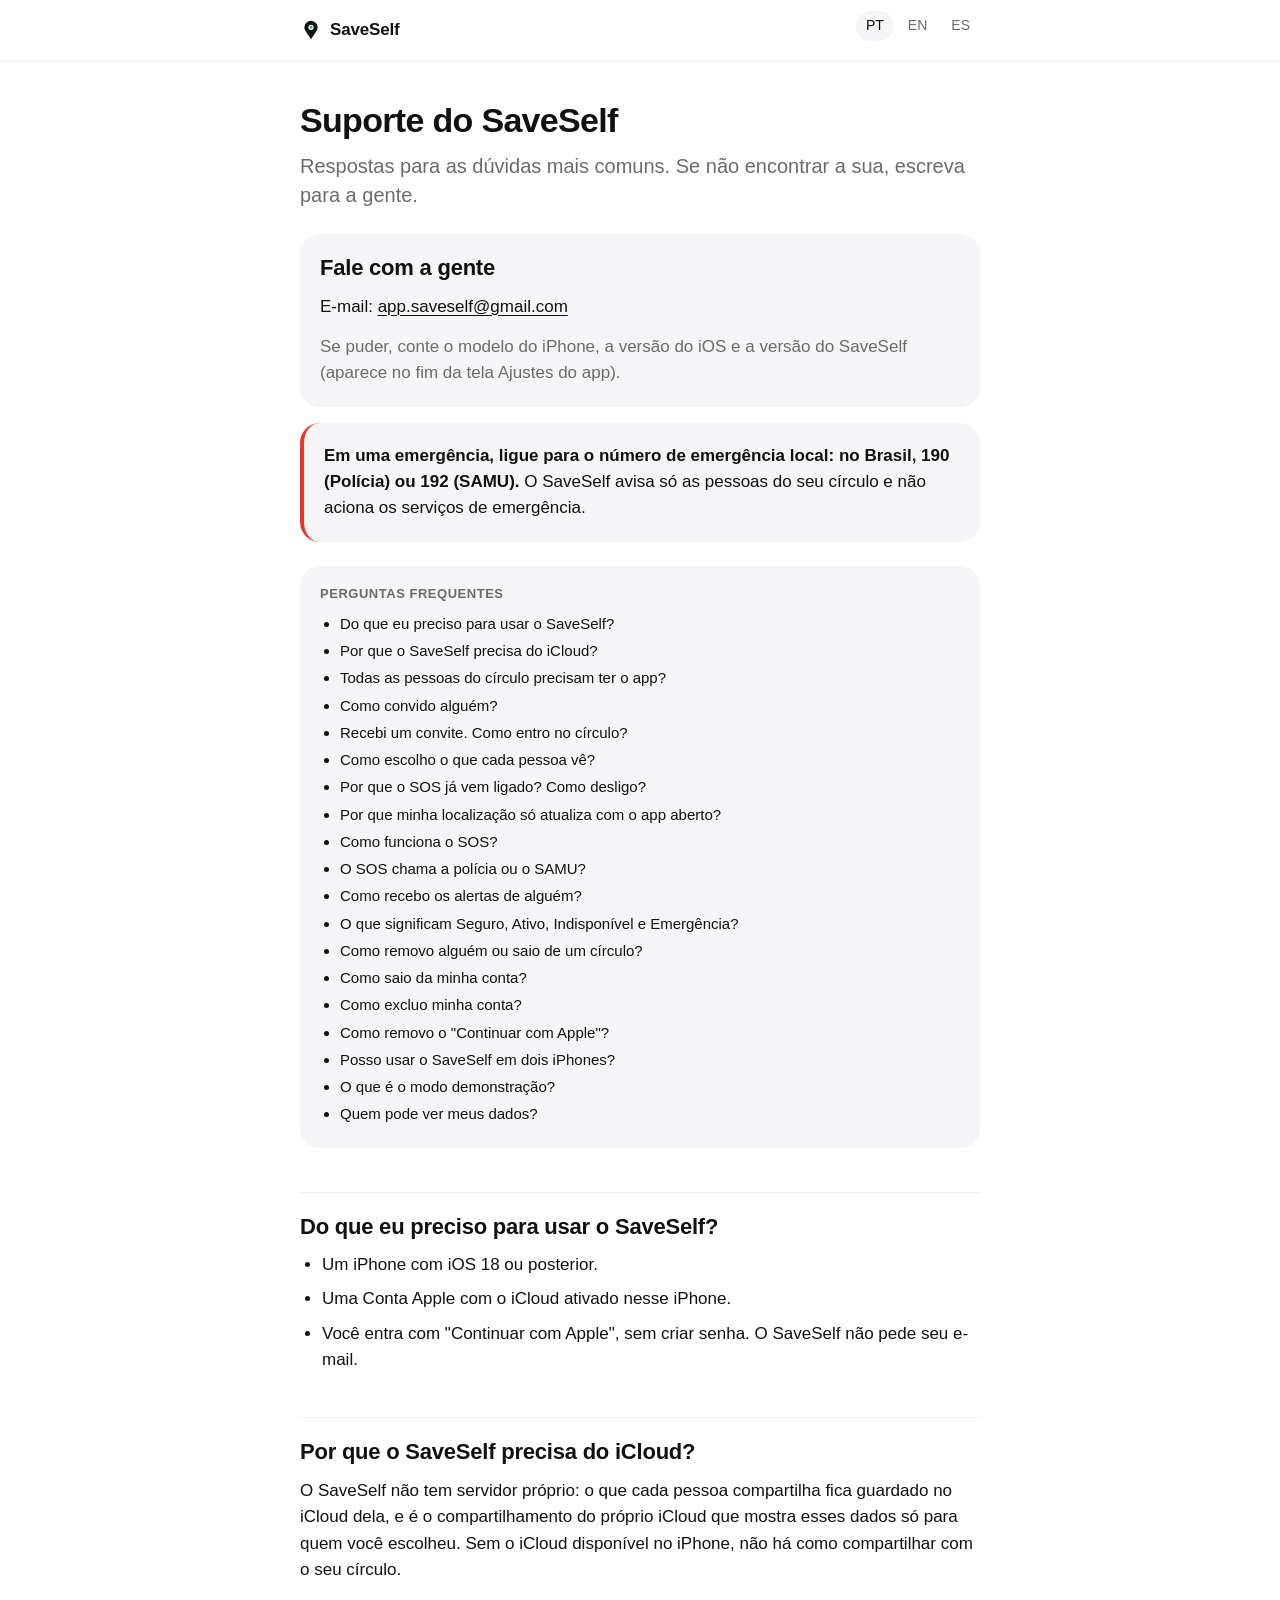
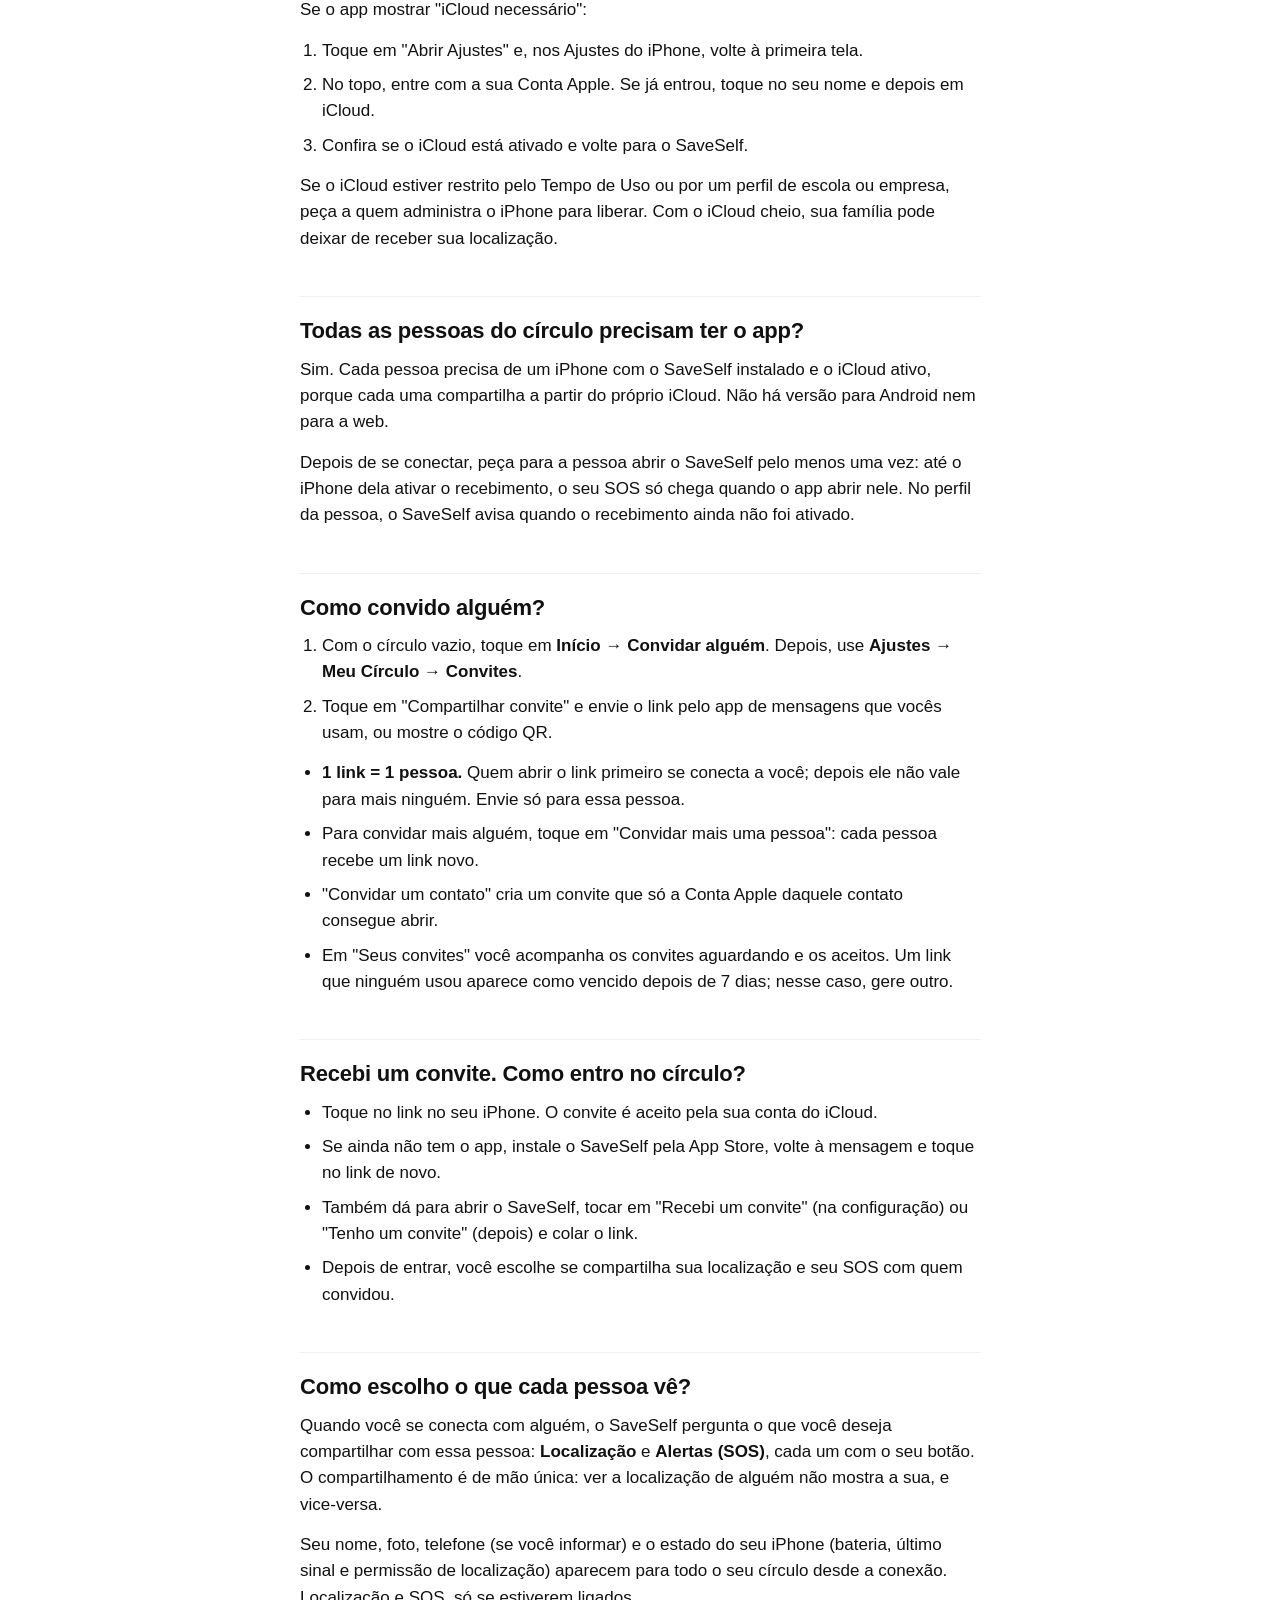
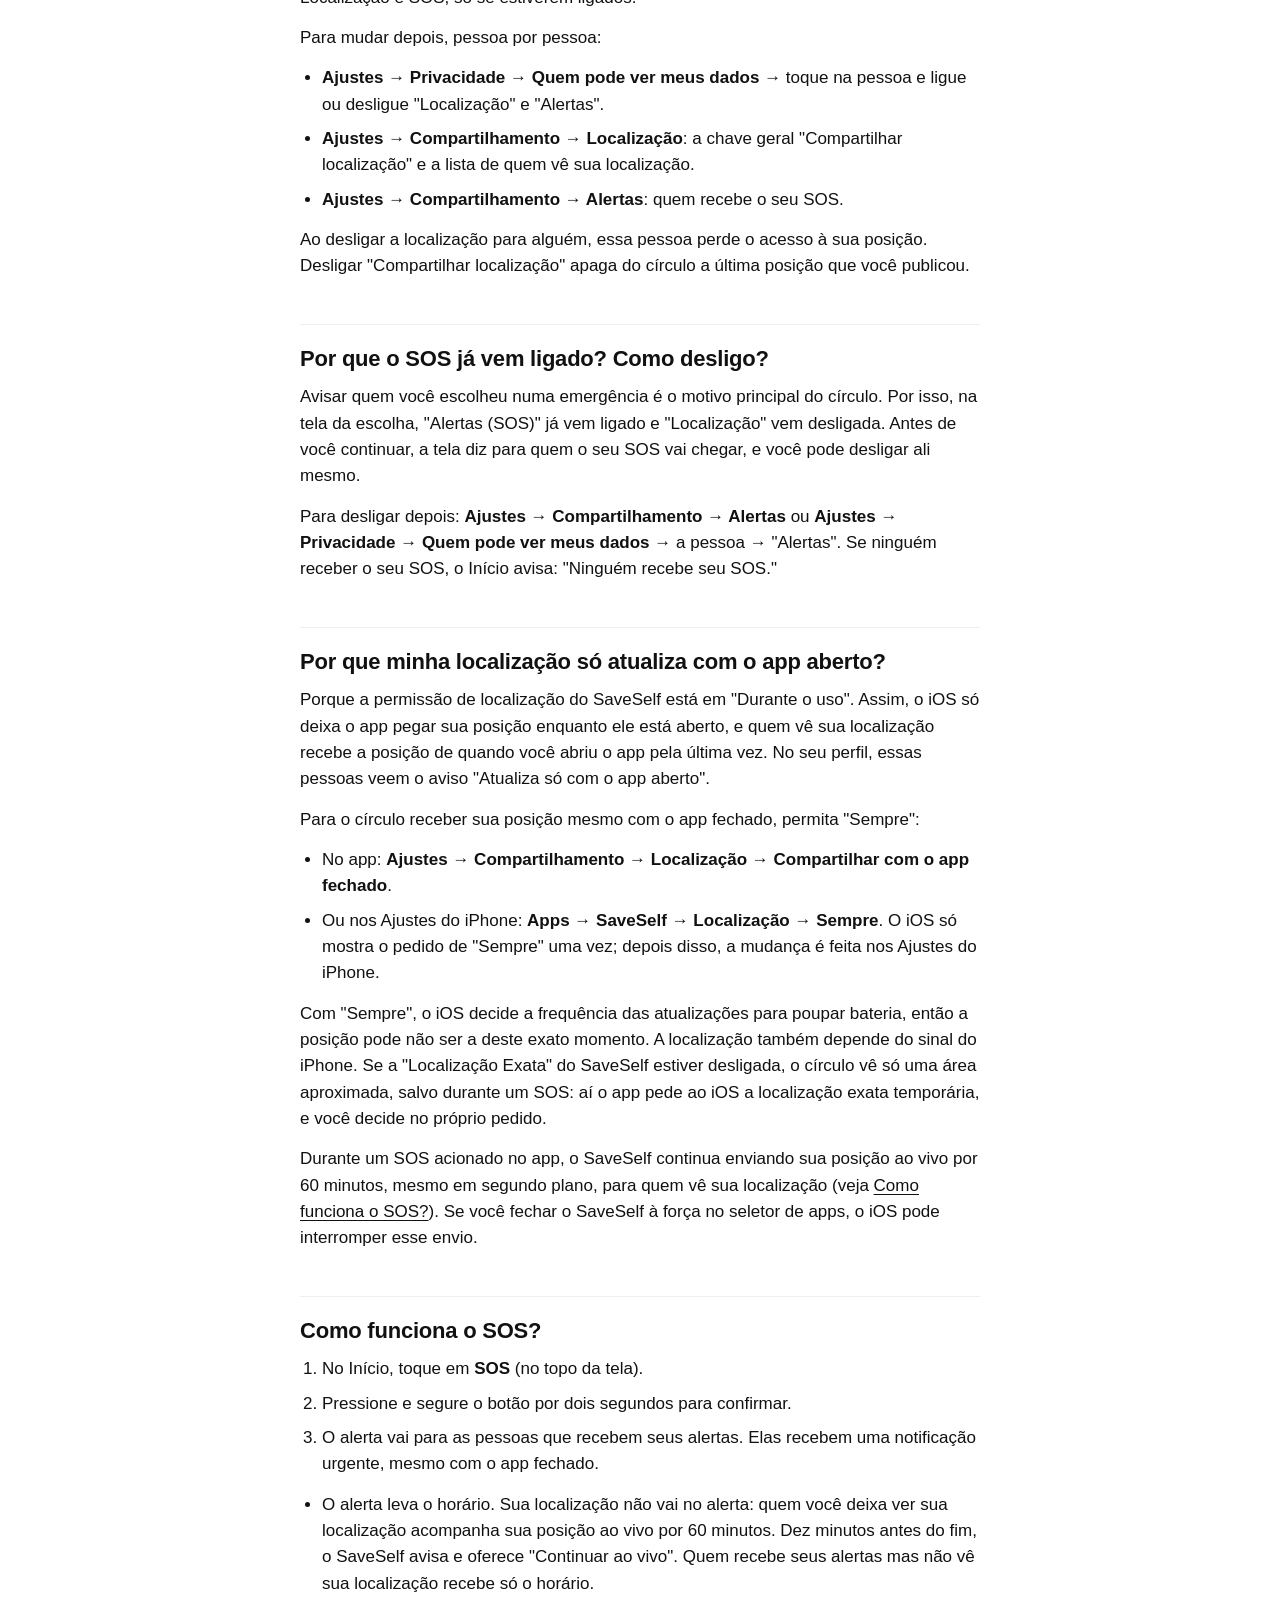
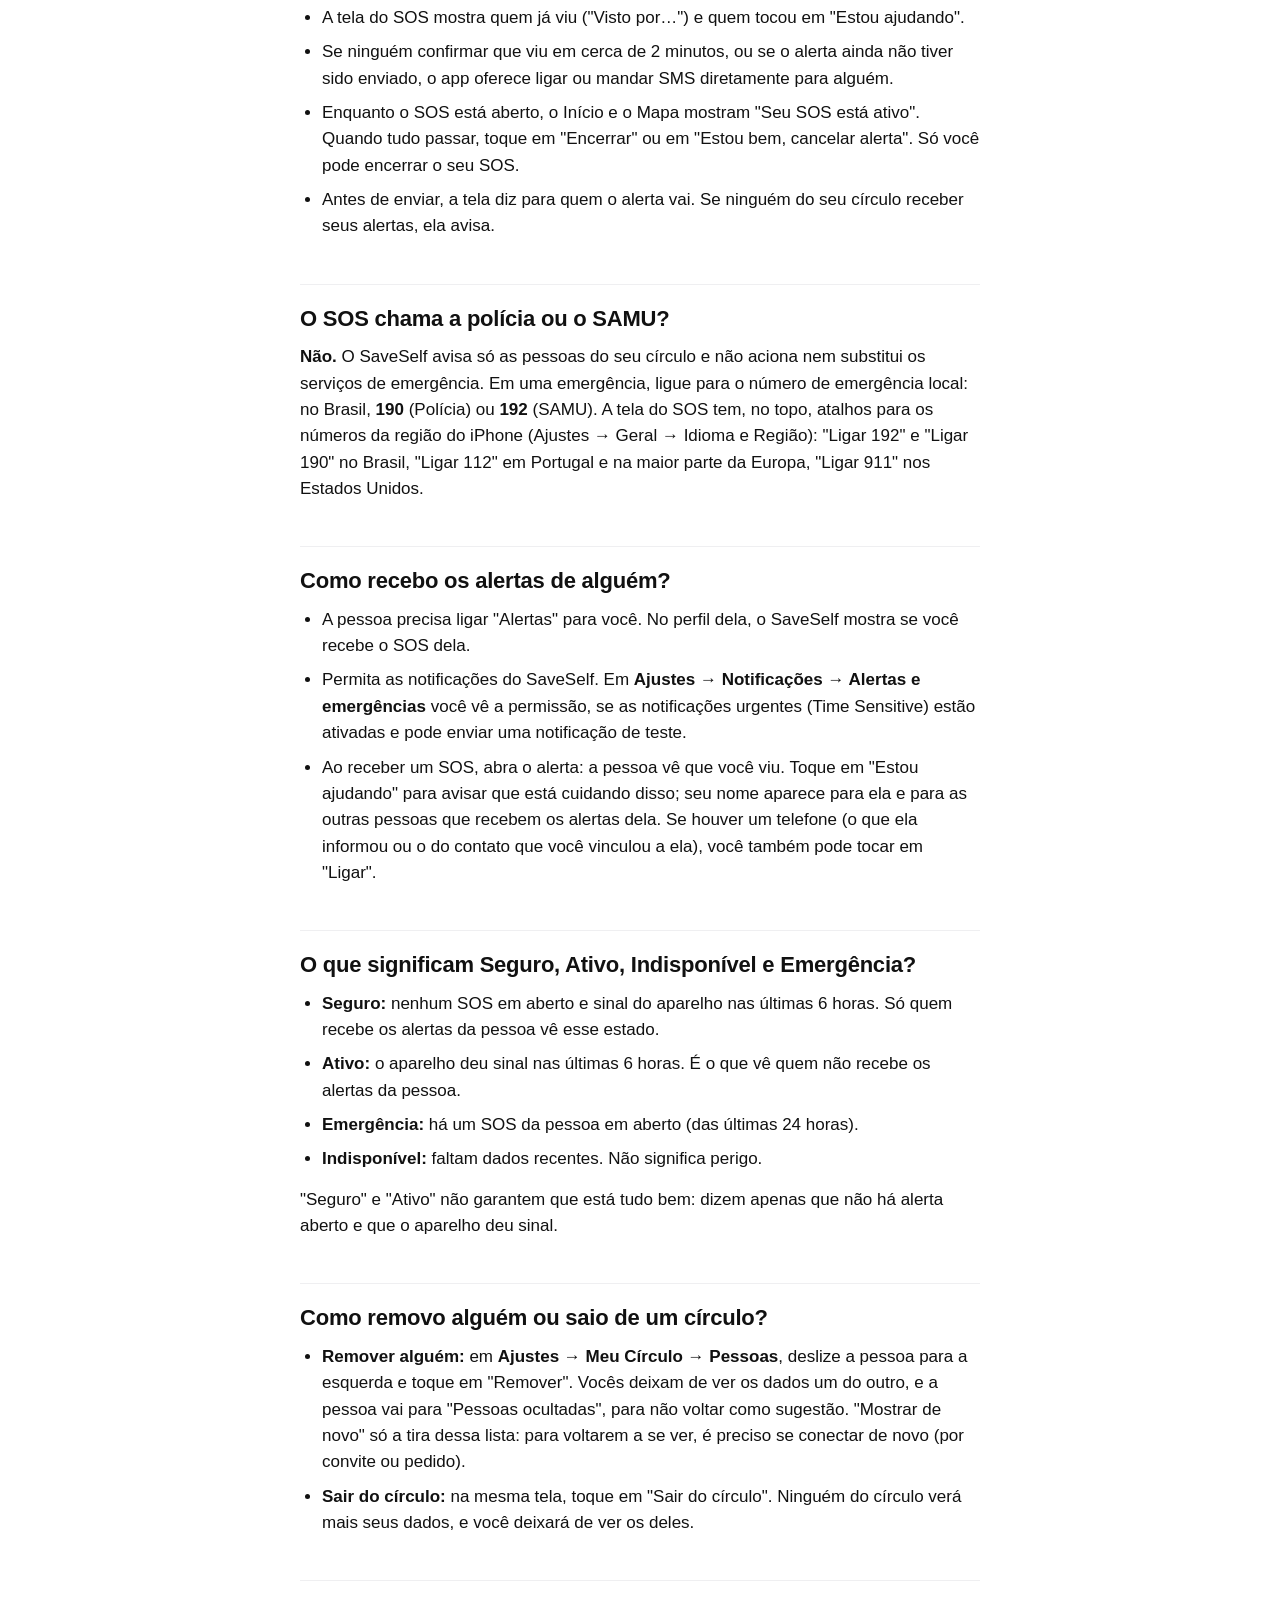
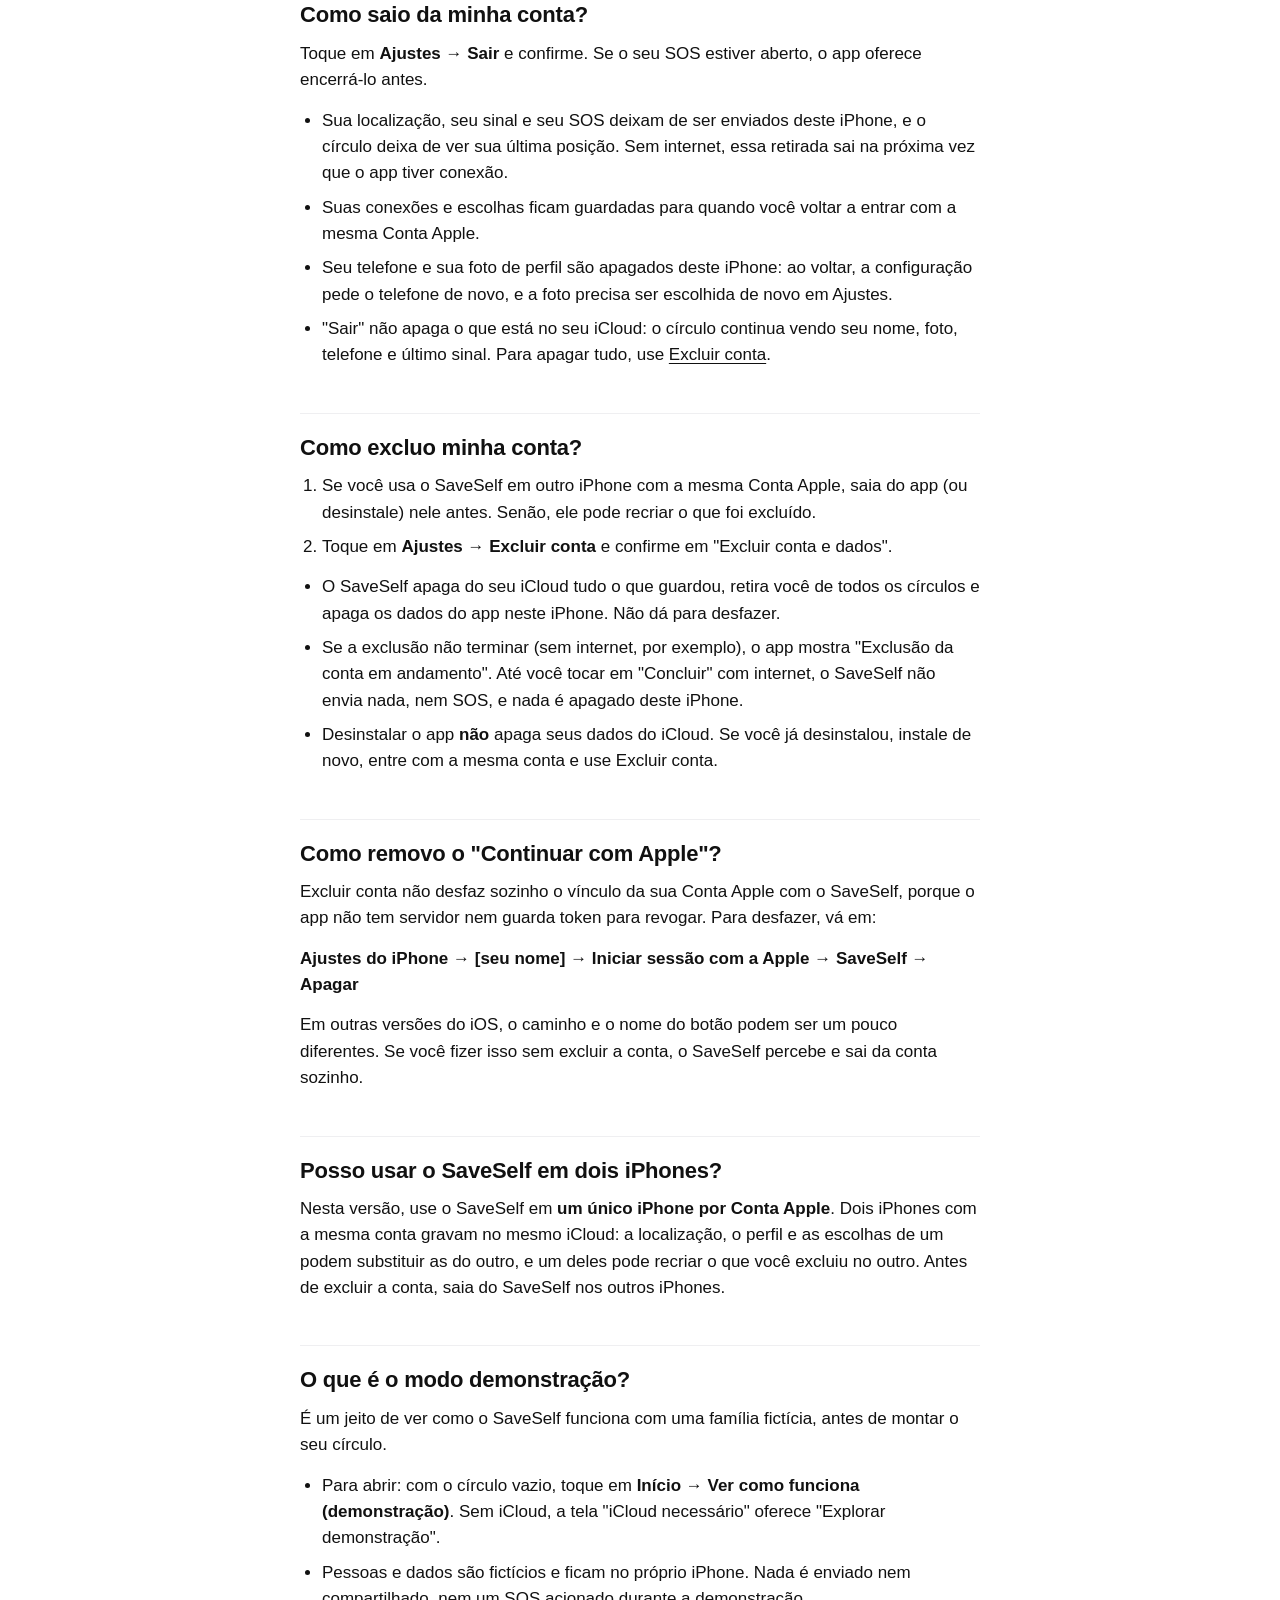
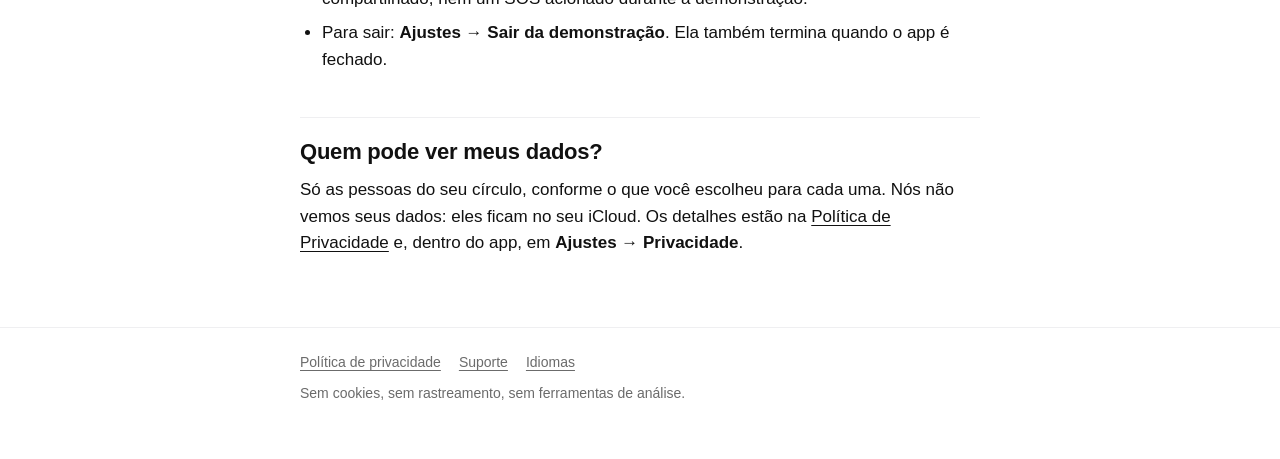
<file: pt/suporte.html>
<!doctype html>
<html lang="pt-BR">
<head>
<meta charset="utf-8">
<meta name="viewport" content="width=device-width, initial-scale=1">
<title>Suporte do SaveSelf</title>
<meta name="description" content="Ajuda do SaveSelf: iCloud, convites, o que cada pessoa vê, localização com o app fechado, como funciona o SOS, sair, excluir a conta e o modo demonstração.">
<meta name="referrer" content="no-referrer">
<meta name="color-scheme" content="light">
<link rel="alternate" hreflang="pt-BR" href="suporte.html">
<link rel="alternate" hreflang="en" href="../en/support.html">
<link rel="alternate" hreflang="es" href="../es/soporte.html">
<link rel="alternate" hreflang="x-default" href="../index.html">
<link rel="icon" href="data:image/svg+xml,%3Csvg xmlns='http://www.w3.org/2000/svg' viewBox='0 0 100 100'%3E%3Cpath fill='%23111111' fill-rule='evenodd' d='M50 92L74.87 54.78A30 30 0 1 0 25.13 54.78ZM62 38A12 12 0 1 0 38 38A12 12 0 1 0 62 38Z'/%3E%3Ccircle cx='50' cy='38' r='6' fill='%2324B35F'/%3E%3C/svg%3E">
<link rel="stylesheet" href="../style.css">
</head>
<body>
<header class="site-header">
  <div class="wrap">
    <a class="brand" href="../index.html"><svg viewBox="0 0 100 100" aria-hidden="true"><path fill="currentColor" fill-rule="evenodd" d="M50 92L74.87 54.78A30 30 0 1 0 25.13 54.78ZM62 38A12 12 0 1 0 38 38A12 12 0 1 0 62 38Z"/><circle cx="50" cy="38" r="6" fill="#24B35F"/></svg>SaveSelf</a>
    <nav aria-label="Idioma">
      <ul class="lang">
        <li><span aria-current="page" lang="pt-BR">PT</span></li>
        <li><a href="../en/support.html" hreflang="en" lang="en">EN</a></li>
        <li><a href="../es/soporte.html" hreflang="es" lang="es">ES</a></li>
      </ul>
    </nav>
  </div>
</header>

<main>
  <div class="wrap">
    <h1>Suporte do SaveSelf</h1>
    <p class="lead">Respostas para as dúvidas mais comuns. Se não encontrar a sua, escreva para a gente.</p>

    <div class="card">
      <h2 id="contato">Fale com a gente</h2>
      <p>E-mail: <a href="mailto:app.saveself@gmail.com">app.saveself@gmail.com</a></p>
      <p class="muted">Se puder, conte o modelo do iPhone, a versão do iOS e a versão do SaveSelf (aparece no fim da tela Ajustes do app).</p>
    </div>

    <div class="card notice">
      <p><strong>Em uma emergência, ligue para o número de emergência local: no Brasil, 190 (Polícia) ou 192 (SAMU).</strong> O SaveSelf avisa só as pessoas do seu círculo e não aciona os serviços de emergência.</p>
    </div>

    <nav class="toc" aria-label="Perguntas">
      <p>Perguntas frequentes</p>
      <ul>
        <li><a href="#requisitos">Do que eu preciso para usar o SaveSelf?</a></li>
        <li><a href="#icloud">Por que o SaveSelf precisa do iCloud?</a></li>
        <li><a href="#todos">Todas as pessoas do círculo precisam ter o app?</a></li>
        <li><a href="#convite">Como convido alguém?</a></li>
        <li><a href="#entrar">Recebi um convite. Como entro no círculo?</a></li>
        <li><a href="#quem-ve">Como escolho o que cada pessoa vê?</a></li>
        <li><a href="#sos-ligado">Por que o SOS já vem ligado? Como desligo?</a></li>
        <li><a href="#app-aberto">Por que minha localização só atualiza com o app aberto?</a></li>
        <li><a href="#sos">Como funciona o SOS?</a></li>
        <li><a href="#emergencia">O SOS chama a polícia ou o SAMU?</a></li>
        <li><a href="#receber">Como recebo os alertas de alguém?</a></li>
        <li><a href="#estados">O que significam Seguro, Ativo, Indisponível e Emergência?</a></li>
        <li><a href="#remover">Como removo alguém ou saio de um círculo?</a></li>
        <li><a href="#sair">Como saio da minha conta?</a></li>
        <li><a href="#excluir">Como excluo minha conta?</a></li>
        <li><a href="#apple">Como removo o "Continuar com Apple"?</a></li>
        <li><a href="#dois-iphones">Posso usar o SaveSelf em dois iPhones?</a></li>
        <li><a href="#demo">O que é o modo demonstração?</a></li>
        <li><a href="#privacidade">Quem pode ver meus dados?</a></li>
      </ul>
    </nav>

    <h2 id="requisitos">Do que eu preciso para usar o SaveSelf?</h2>
    <ul>
      <li>Um iPhone com iOS 18 ou posterior.</li>
      <li>Uma Conta Apple com o iCloud ativado nesse iPhone.</li>
      <li>Você entra com "Continuar com Apple", sem criar senha. O SaveSelf não pede seu e-mail.</li>
    </ul>

    <h2 id="icloud">Por que o SaveSelf precisa do iCloud?</h2>
    <p>O SaveSelf não tem servidor próprio: o que cada pessoa compartilha fica guardado no iCloud dela, e é o compartilhamento do próprio iCloud que mostra esses dados só para quem você escolheu. Sem o iCloud disponível no iPhone, não há como compartilhar com o seu círculo.</p>
    <p>Se o app mostrar "iCloud necessário":</p>
    <ol>
      <li>Toque em "Abrir Ajustes" e, nos Ajustes do iPhone, volte à primeira tela.</li>
      <li>No topo, entre com a sua Conta Apple. Se já entrou, toque no seu nome e depois em iCloud.</li>
      <li>Confira se o iCloud está ativado e volte para o SaveSelf.</li>
    </ol>
    <p>Se o iCloud estiver restrito pelo Tempo de Uso ou por um perfil de escola ou empresa, peça a quem administra o iPhone para liberar. Com o iCloud cheio, sua família pode deixar de receber sua localização.</p>

    <h2 id="todos">Todas as pessoas do círculo precisam ter o app?</h2>
    <p>Sim. Cada pessoa precisa de um iPhone com o SaveSelf instalado e o iCloud ativo, porque cada uma compartilha a partir do próprio iCloud. Não há versão para Android nem para a web.</p>
    <p>Depois de se conectar, peça para a pessoa abrir o SaveSelf pelo menos uma vez: até o iPhone dela ativar o recebimento, o seu SOS só chega quando o app abrir nele. No perfil da pessoa, o SaveSelf avisa quando o recebimento ainda não foi ativado.</p>

    <h2 id="convite">Como convido alguém?</h2>
    <ol>
      <li>Com o círculo vazio, toque em <span class="path">Início → Convidar alguém</span>. Depois, use <span class="path">Ajustes → Meu Círculo → Convites</span>.</li>
      <li>Toque em "Compartilhar convite" e envie o link pelo app de mensagens que vocês usam, ou mostre o código QR.</li>
    </ol>
    <ul>
      <li><strong>1 link = 1 pessoa.</strong> Quem abrir o link primeiro se conecta a você; depois ele não vale para mais ninguém. Envie só para essa pessoa.</li>
      <li>Para convidar mais alguém, toque em "Convidar mais uma pessoa": cada pessoa recebe um link novo.</li>
      <li>"Convidar um contato" cria um convite que só a Conta Apple daquele contato consegue abrir.</li>
      <li>Em "Seus convites" você acompanha os convites aguardando e os aceitos. Um link que ninguém usou aparece como vencido depois de 7 dias; nesse caso, gere outro.</li>
    </ul>

    <h2 id="entrar">Recebi um convite. Como entro no círculo?</h2>
    <ul>
      <li>Toque no link no seu iPhone. O convite é aceito pela sua conta do iCloud.</li>
      <li>Se ainda não tem o app, instale o SaveSelf pela App Store, volte à mensagem e toque no link de novo.</li>
      <li>Também dá para abrir o SaveSelf, tocar em "Recebi um convite" (na configuração) ou "Tenho um convite" (depois) e colar o link.</li>
      <li>Depois de entrar, você escolhe se compartilha sua localização e seu SOS com quem convidou.</li>
    </ul>

    <h2 id="quem-ve">Como escolho o que cada pessoa vê?</h2>
    <p>Quando você se conecta com alguém, o SaveSelf pergunta o que você deseja compartilhar com essa pessoa: <strong>Localização</strong> e <strong>Alertas (SOS)</strong>, cada um com o seu botão. O compartilhamento é de mão única: ver a localização de alguém não mostra a sua, e vice-versa.</p>
    <p>Seu nome, foto, telefone (se você informar) e o estado do seu iPhone (bateria, último sinal e permissão de localização) aparecem para todo o seu círculo desde a conexão. Localização e SOS, só se estiverem ligados.</p>
    <p>Para mudar depois, pessoa por pessoa:</p>
    <ul>
      <li><span class="path">Ajustes → Privacidade → Quem pode ver meus dados</span> → toque na pessoa e ligue ou desligue "Localização" e "Alertas".</li>
      <li><span class="path">Ajustes → Compartilhamento → Localização</span>: a chave geral "Compartilhar localização" e a lista de quem vê sua localização.</li>
      <li><span class="path">Ajustes → Compartilhamento → Alertas</span>: quem recebe o seu SOS.</li>
    </ul>
    <p>Ao desligar a localização para alguém, essa pessoa perde o acesso à sua posição. Desligar "Compartilhar localização" apaga do círculo a última posição que você publicou.</p>

    <h2 id="sos-ligado">Por que o SOS já vem ligado? Como desligo?</h2>
    <p>Avisar quem você escolheu numa emergência é o motivo principal do círculo. Por isso, na tela da escolha, "Alertas (SOS)" já vem ligado e "Localização" vem desligada. Antes de você continuar, a tela diz para quem o seu SOS vai chegar, e você pode desligar ali mesmo.</p>
    <p>Para desligar depois: <span class="path">Ajustes → Compartilhamento → Alertas</span> ou <span class="path">Ajustes → Privacidade → Quem pode ver meus dados</span> → a pessoa → "Alertas". Se ninguém receber o seu SOS, o Início avisa: "Ninguém recebe seu SOS."</p>

    <h2 id="app-aberto">Por que minha localização só atualiza com o app aberto?</h2>
    <p>Porque a permissão de localização do SaveSelf está em "Durante o uso". Assim, o iOS só deixa o app pegar sua posição enquanto ele está aberto, e quem vê sua localização recebe a posição de quando você abriu o app pela última vez. No seu perfil, essas pessoas veem o aviso "Atualiza só com o app aberto".</p>
    <p>Para o círculo receber sua posição mesmo com o app fechado, permita "Sempre":</p>
    <ul>
      <li>No app: <span class="path">Ajustes → Compartilhamento → Localização → Compartilhar com o app fechado</span>.</li>
      <li>Ou nos Ajustes do iPhone: <span class="path">Apps → SaveSelf → Localização → Sempre</span>. O iOS só mostra o pedido de "Sempre" uma vez; depois disso, a mudança é feita nos Ajustes do iPhone.</li>
    </ul>
    <p>Com "Sempre", o iOS decide a frequência das atualizações para poupar bateria, então a posição pode não ser a deste exato momento. A localização também depende do sinal do iPhone. Se a "Localização Exata" do SaveSelf estiver desligada, o círculo vê só uma área aproximada, salvo durante um SOS: aí o app pede ao iOS a localização exata temporária, e você decide no próprio pedido.</p>
    <p>Durante um SOS acionado no app, o SaveSelf continua enviando sua posição ao vivo por 60 minutos, mesmo em segundo plano, para quem vê sua localização (veja <a href="#sos">Como funciona o SOS?</a>). Se você fechar o SaveSelf à força no seletor de apps, o iOS pode interromper esse envio.</p>

    <h2 id="sos">Como funciona o SOS?</h2>
    <ol>
      <li>No Início, toque em <strong>SOS</strong> (no topo da tela).</li>
      <li>Pressione e segure o botão por dois segundos para confirmar.</li>
      <li>O alerta vai para as pessoas que recebem seus alertas. Elas recebem uma notificação urgente, mesmo com o app fechado.</li>
    </ol>
    <ul>
      <li>O alerta leva o horário. Sua localização não vai no alerta: quem você deixa ver sua localização acompanha sua posição ao vivo por 60 minutos. Dez minutos antes do fim, o SaveSelf avisa e oferece "Continuar ao vivo". Quem recebe seus alertas mas não vê sua localização recebe só o horário.</li>
      <li>A tela do SOS mostra quem já viu ("Visto por…") e quem tocou em "Estou ajudando".</li>
      <li>Se ninguém confirmar que viu em cerca de 2 minutos, ou se o alerta ainda não tiver sido enviado, o app oferece ligar ou mandar SMS diretamente para alguém.</li>
      <li>Enquanto o SOS está aberto, o Início e o Mapa mostram "Seu SOS está ativo". Quando tudo passar, toque em "Encerrar" ou em "Estou bem, cancelar alerta". Só você pode encerrar o seu SOS.</li>
      <li>Antes de enviar, a tela diz para quem o alerta vai. Se ninguém do seu círculo receber seus alertas, ela avisa.</li>
    </ul>

    <h2 id="emergencia">O SOS chama a polícia ou o SAMU?</h2>
    <p><strong>Não.</strong> O SaveSelf avisa só as pessoas do seu círculo e não aciona nem substitui os serviços de emergência. Em uma emergência, ligue para o número de emergência local: no Brasil, <strong>190</strong> (Polícia) ou <strong>192</strong> (SAMU). A tela do SOS tem, no topo, atalhos para os números da região do iPhone (Ajustes → Geral → Idioma e Região): "Ligar 192" e "Ligar 190" no Brasil, "Ligar 112" em Portugal e na maior parte da Europa, "Ligar 911" nos Estados Unidos.</p>

    <h2 id="receber">Como recebo os alertas de alguém?</h2>
    <ul>
      <li>A pessoa precisa ligar "Alertas" para você. No perfil dela, o SaveSelf mostra se você recebe o SOS dela.</li>
      <li>Permita as notificações do SaveSelf. Em <span class="path">Ajustes → Notificações → Alertas e emergências</span> você vê a permissão, se as notificações urgentes (Time Sensitive) estão ativadas e pode enviar uma notificação de teste.</li>
      <li>Ao receber um SOS, abra o alerta: a pessoa vê que você viu. Toque em "Estou ajudando" para avisar que está cuidando disso; seu nome aparece para ela e para as outras pessoas que recebem os alertas dela. Se houver um telefone (o que ela informou ou o do contato que você vinculou a ela), você também pode tocar em "Ligar".</li>
    </ul>

    <h2 id="estados">O que significam Seguro, Ativo, Indisponível e Emergência?</h2>
    <ul>
      <li><strong>Seguro:</strong> nenhum SOS em aberto e sinal do aparelho nas últimas 6 horas. Só quem recebe os alertas da pessoa vê esse estado.</li>
      <li><strong>Ativo:</strong> o aparelho deu sinal nas últimas 6 horas. É o que vê quem não recebe os alertas da pessoa.</li>
      <li><strong>Emergência:</strong> há um SOS da pessoa em aberto (das últimas 24 horas).</li>
      <li><strong>Indisponível:</strong> faltam dados recentes. Não significa perigo.</li>
    </ul>
    <p>"Seguro" e "Ativo" não garantem que está tudo bem: dizem apenas que não há alerta aberto e que o aparelho deu sinal.</p>

    <h2 id="remover">Como removo alguém ou saio de um círculo?</h2>
    <ul>
      <li><strong>Remover alguém:</strong> em <span class="path">Ajustes → Meu Círculo → Pessoas</span>, deslize a pessoa para a esquerda e toque em "Remover". Vocês deixam de ver os dados um do outro, e a pessoa vai para "Pessoas ocultadas", para não voltar como sugestão. "Mostrar de novo" só a tira dessa lista: para voltarem a se ver, é preciso se conectar de novo (por convite ou pedido).</li>
      <li><strong>Sair do círculo:</strong> na mesma tela, toque em "Sair do círculo". Ninguém do círculo verá mais seus dados, e você deixará de ver os deles.</li>
    </ul>

    <h2 id="sair">Como saio da minha conta?</h2>
    <p>Toque em <span class="path">Ajustes → Sair</span> e confirme. Se o seu SOS estiver aberto, o app oferece encerrá-lo antes.</p>
    <ul>
      <li>Sua localização, seu sinal e seu SOS deixam de ser enviados deste iPhone, e o círculo deixa de ver sua última posição. Sem internet, essa retirada sai na próxima vez que o app tiver conexão.</li>
      <li>Suas conexões e escolhas ficam guardadas para quando você voltar a entrar com a mesma Conta Apple.</li>
      <li>Seu telefone e sua foto de perfil são apagados deste iPhone: ao voltar, a configuração pede o telefone de novo, e a foto precisa ser escolhida de novo em Ajustes.</li>
      <li>"Sair" não apaga o que está no seu iCloud: o círculo continua vendo seu nome, foto, telefone e último sinal. Para apagar tudo, use <a href="#excluir">Excluir conta</a>.</li>
    </ul>

    <h2 id="excluir">Como excluo minha conta?</h2>
    <ol>
      <li>Se você usa o SaveSelf em outro iPhone com a mesma Conta Apple, saia do app (ou desinstale) nele antes. Senão, ele pode recriar o que foi excluído.</li>
      <li>Toque em <span class="path">Ajustes → Excluir conta</span> e confirme em "Excluir conta e dados".</li>
    </ol>
    <ul>
      <li>O SaveSelf apaga do seu iCloud tudo o que guardou, retira você de todos os círculos e apaga os dados do app neste iPhone. Não dá para desfazer.</li>
      <li>Se a exclusão não terminar (sem internet, por exemplo), o app mostra "Exclusão da conta em andamento". Até você tocar em "Concluir" com internet, o SaveSelf não envia nada, nem SOS, e nada é apagado deste iPhone.</li>
      <li>Desinstalar o app <strong>não</strong> apaga seus dados do iCloud. Se você já desinstalou, instale de novo, entre com a mesma conta e use Excluir conta.</li>
    </ul>

    <h2 id="apple">Como removo o "Continuar com Apple"?</h2>
    <p>Excluir conta não desfaz sozinho o vínculo da sua Conta Apple com o SaveSelf, porque o app não tem servidor nem guarda token para revogar. Para desfazer, vá em:</p>
    <p class="path">Ajustes do iPhone → [seu nome] → Iniciar sessão com a Apple → SaveSelf → Apagar</p>
    <p>Em outras versões do iOS, o caminho e o nome do botão podem ser um pouco diferentes. Se você fizer isso sem excluir a conta, o SaveSelf percebe e sai da conta sozinho.</p>

    <h2 id="dois-iphones">Posso usar o SaveSelf em dois iPhones?</h2>
    <p>Nesta versão, use o SaveSelf em <strong>um único iPhone por Conta Apple</strong>. Dois iPhones com a mesma conta gravam no mesmo iCloud: a localização, o perfil e as escolhas de um podem substituir as do outro, e um deles pode recriar o que você excluiu no outro. Antes de excluir a conta, saia do SaveSelf nos outros iPhones.</p>

    <h2 id="demo">O que é o modo demonstração?</h2>
    <p>É um jeito de ver como o SaveSelf funciona com uma família fictícia, antes de montar o seu círculo.</p>
    <ul>
      <li>Para abrir: com o círculo vazio, toque em <span class="path">Início → Ver como funciona (demonstração)</span>. Sem iCloud, a tela "iCloud necessário" oferece "Explorar demonstração".</li>
      <li>Pessoas e dados são fictícios e ficam no próprio iPhone. Nada é enviado nem compartilhado, nem um SOS acionado durante a demonstração.</li>
      <li>Para sair: <span class="path">Ajustes → Sair da demonstração</span>. Ela também termina quando o app é fechado.</li>
    </ul>

    <h2 id="privacidade">Quem pode ver meus dados?</h2>
    <p>Só as pessoas do seu círculo, conforme o que você escolheu para cada uma. Nós não vemos seus dados: eles ficam no seu iCloud. Os detalhes estão na <a href="privacidade.html">Política de Privacidade</a> e, dentro do app, em <span class="path">Ajustes → Privacidade</span>.</p>
  </div>
</main>

<footer class="site-footer">
  <div class="wrap">
    <ul>
      <li><a href="privacidade.html">Política de privacidade</a></li>
      <li><a href="suporte.html" aria-current="page">Suporte</a></li>
      <li><a href="../index.html">Idiomas</a></li>
    </ul>
    <p>Sem cookies, sem rastreamento, sem ferramentas de análise.</p>
  </div>
</footer>
</body>
</html>
</file>
<file: style.css>
/* SaveSelf — site público (política de privacidade e suporte).
   Sem fontes externas, sem scripts, sem cookies: só a fonte do sistema.
   Cores iguais às do app (SaveSelf/UI/DesignSystem/Theme.swift). Sempre tema claro, como o padrão do app. */

:root {
  color-scheme: light;
  --bg: #FFFFFF;
  --text: #111111;
  --secondary: #6B6B6B;
  --tertiary: #A7A7AC;
  --surface: #F5F5F7;
  --divider: #EFEFF1;
  --safe: #24B35F;
  --emergency: #E5372C;
  --link: #111111;
  --mark-bg: #FFE58A;
  --mark-text: #111111;
  --mark-ring: #E0A800;
}


*,
*::before,
*::after {
  box-sizing: border-box;
}

html {
  -webkit-text-size-adjust: 100%;
  text-size-adjust: 100%;
}

body {
  margin: 0;
  background: var(--bg);
  color: var(--text);
  font-family: -apple-system, BlinkMacSystemFont, "SF Pro Text", "Segoe UI", Roboto,
    "Helvetica Neue", Arial, sans-serif;
  font-size: 17px;
  line-height: 1.55;
  -webkit-font-smoothing: antialiased;
  overflow-wrap: break-word;
}

.wrap {
  max-width: 720px;
  margin: 0 auto;
  padding: 0 20px;
}

/* Cabeçalho */

.site-header {
  border-bottom: 1px solid var(--divider);
}

.site-header .wrap {
  display: flex;
  align-items: center;
  justify-content: space-between;
  gap: 12px;
  min-height: 60px;
  flex-wrap: wrap;
  padding-top: 8px;
  padding-bottom: 8px;
}

.brand {
  display: inline-flex;
  align-items: center;
  gap: 8px;
  color: var(--text);
  text-decoration: none;
  font-weight: 600;
  font-size: 17px;
  letter-spacing: -0.01em;
}

.brand svg {
  width: 22px;
  height: 22px;
  flex: none;
}

.lang {
  display: flex;
  gap: 4px;
  margin: 0;
  padding: 0;
  list-style: none;
  font-size: 14px;
}

.lang a,
.lang span {
  display: inline-block;
  padding: 4px 10px;
  border-radius: 999px;
  color: var(--secondary);
  text-decoration: none;
  font-weight: 500;
}

.lang a:hover {
  color: var(--text);
  background: var(--surface);
}

.lang [aria-current="page"],
.lang [aria-current="true"] {
  color: var(--text);
  background: var(--surface);
}

/* Conteúdo */

main {
  padding: 40px 0 56px;
}

h1 {
  font-size: 34px;
  line-height: 1.15;
  letter-spacing: -0.02em;
  font-weight: 700;
  margin: 0 0 12px;
}

h2 {
  font-size: 22px;
  line-height: 1.25;
  letter-spacing: -0.01em;
  font-weight: 600;
  margin: 44px 0 12px;
  padding-top: 20px;
  border-top: 1px solid var(--divider);
}

h3 {
  font-size: 18px;
  line-height: 1.3;
  font-weight: 600;
  margin: 32px 0 8px;
}

p,
ul,
ol,
table {
  margin: 0 0 14px;
}

ul,
ol {
  padding-left: 22px;
}

li {
  margin: 0 0 8px;
}

li > ul {
  margin-top: 8px;
}

a {
  color: var(--link);
  text-decoration: underline;
  text-decoration-thickness: 1px;
  text-underline-offset: 3px;
}

a:hover {
  text-decoration-thickness: 2px;
}

code {
  font-family: ui-monospace, "SF Mono", Menlo, Consolas, monospace;
  font-size: 0.9em;
  background: var(--surface);
  padding: 1px 5px;
  border-radius: 6px;
}

hr {
  border: 0;
  border-top: 1px solid var(--divider);
  margin: 32px 0;
}

.lead {
  font-size: 20px;
  line-height: 1.45;
  color: var(--secondary);
  margin-bottom: 24px;
}

.meta {
  color: var(--secondary);
  font-size: 15px;
}

.muted {
  color: var(--secondary);
}

/* Campos a preencher pelo responsável: impossíveis de passar despercebidos. */
mark.ph {
  background: var(--mark-bg);
  color: var(--mark-text);
  outline: 2px dashed var(--mark-ring);
  outline-offset: 1px;
  border-radius: 4px;
  padding: 0 4px;
  font-weight: 600;
}

/* Cartões e listas */

.card {
  background: var(--surface);
  border-radius: 20px;
  padding: 20px;
  margin: 0 0 16px;
}

.card > :last-child {
  margin-bottom: 0;
}

.card h2,
.card h3 {
  margin-top: 0;
  padding-top: 0;
  border-top: 0;
}

.notice {
  border-left: 4px solid var(--emergency);
}

.toc {
  background: var(--surface);
  border-radius: 20px;
  padding: 18px 20px;
  margin: 24px 0 8px;
  font-size: 15px;
}

.toc p {
  margin: 0 0 8px;
  font-weight: 600;
  color: var(--secondary);
  font-size: 13px;
  text-transform: uppercase;
  letter-spacing: 0.04em;
}

.toc ol,
.toc ul {
  margin: 0;
  padding-left: 20px;
}

.toc li {
  margin: 0 0 4px;
}

.toc a {
  text-decoration: none;
}

.toc a:hover {
  text-decoration: underline;
}

.path {
  font-weight: 600;
}

/* Escolha de idioma (página inicial) */

.langs {
  display: grid;
  gap: 16px;
  margin: 32px 0 0;
}

.langs .card h2 {
  font-size: 20px;
  margin-bottom: 6px;
}

.links {
  display: flex;
  flex-wrap: wrap;
  gap: 8px;
  margin: 14px 0 0;
  padding: 0;
  list-style: none;
}

.links li {
  margin: 0;
}

.button {
  display: inline-block;
  padding: 10px 16px;
  border-radius: 999px;
  background: var(--text);
  color: var(--bg);
  text-decoration: none;
  font-weight: 600;
  font-size: 15px;
}

.button:hover {
  opacity: 0.85;
}

.button.secondary {
  background: var(--bg);
  color: var(--text);
  box-shadow: inset 0 0 0 1px var(--divider);
}

/* Tabela da política: vira cartões empilhados no iPhone. */

.table-wrap {
  margin: 0 0 16px;
}

table {
  width: 100%;
  border-collapse: collapse;
  font-size: 15px;
  line-height: 1.45;
}

th,
td {
  text-align: left;
  vertical-align: top;
  padding: 10px 12px;
  border-bottom: 1px solid var(--divider);
}

th {
  font-weight: 600;
  color: var(--secondary);
  font-size: 13px;
  text-transform: uppercase;
  letter-spacing: 0.03em;
}

@media (max-width: 760px) {
  table,
  thead,
  tbody,
  tr,
  th,
  td {
    display: block;
  }

  thead {
    position: absolute;
    width: 1px;
    height: 1px;
    overflow: hidden;
    clip: rect(0 0 0 0);
    white-space: nowrap;
  }

  tr {
    background: var(--surface);
    border-radius: 16px;
    padding: 14px 16px;
    margin: 0 0 12px;
  }

  td {
    border: 0;
    padding: 0 0 10px;
  }

  td:last-child {
    padding-bottom: 0;
  }

  td::before {
    content: attr(data-label);
    display: block;
    font-size: 12px;
    font-weight: 600;
    text-transform: uppercase;
    letter-spacing: 0.03em;
    color: var(--secondary);
    margin-bottom: 2px;
  }

  td:first-child::before {
    display: none;
  }

  td:first-child {
    font-size: 17px;
  }
}

/* Rodapé */

.site-footer {
  border-top: 1px solid var(--divider);
  padding: 24px 0 40px;
  font-size: 14px;
  color: var(--secondary);
}

.site-footer ul {
  display: flex;
  flex-wrap: wrap;
  gap: 6px 18px;
  list-style: none;
  padding: 0;
  margin: 0 0 10px;
}

.site-footer li {
  margin: 0;
}

.site-footer a {
  color: var(--secondary);
}

@media (max-width: 480px) {
  body {
    font-size: 16px;
  }

  .wrap {
    padding: 0 16px;
  }

  main {
    padding-top: 28px;
  }

  h1 {
    font-size: 28px;
  }

  h2 {
    font-size: 20px;
  }

  .lead {
    font-size: 18px;
  }
}

@media print {
  .site-header,
  .site-footer,
  .lang,
  .toc {
    display: none;
  }

  body {
    font-size: 12pt;
  }

  mark.ph {
    outline: 1px dashed #000;
  }
}
</file>
